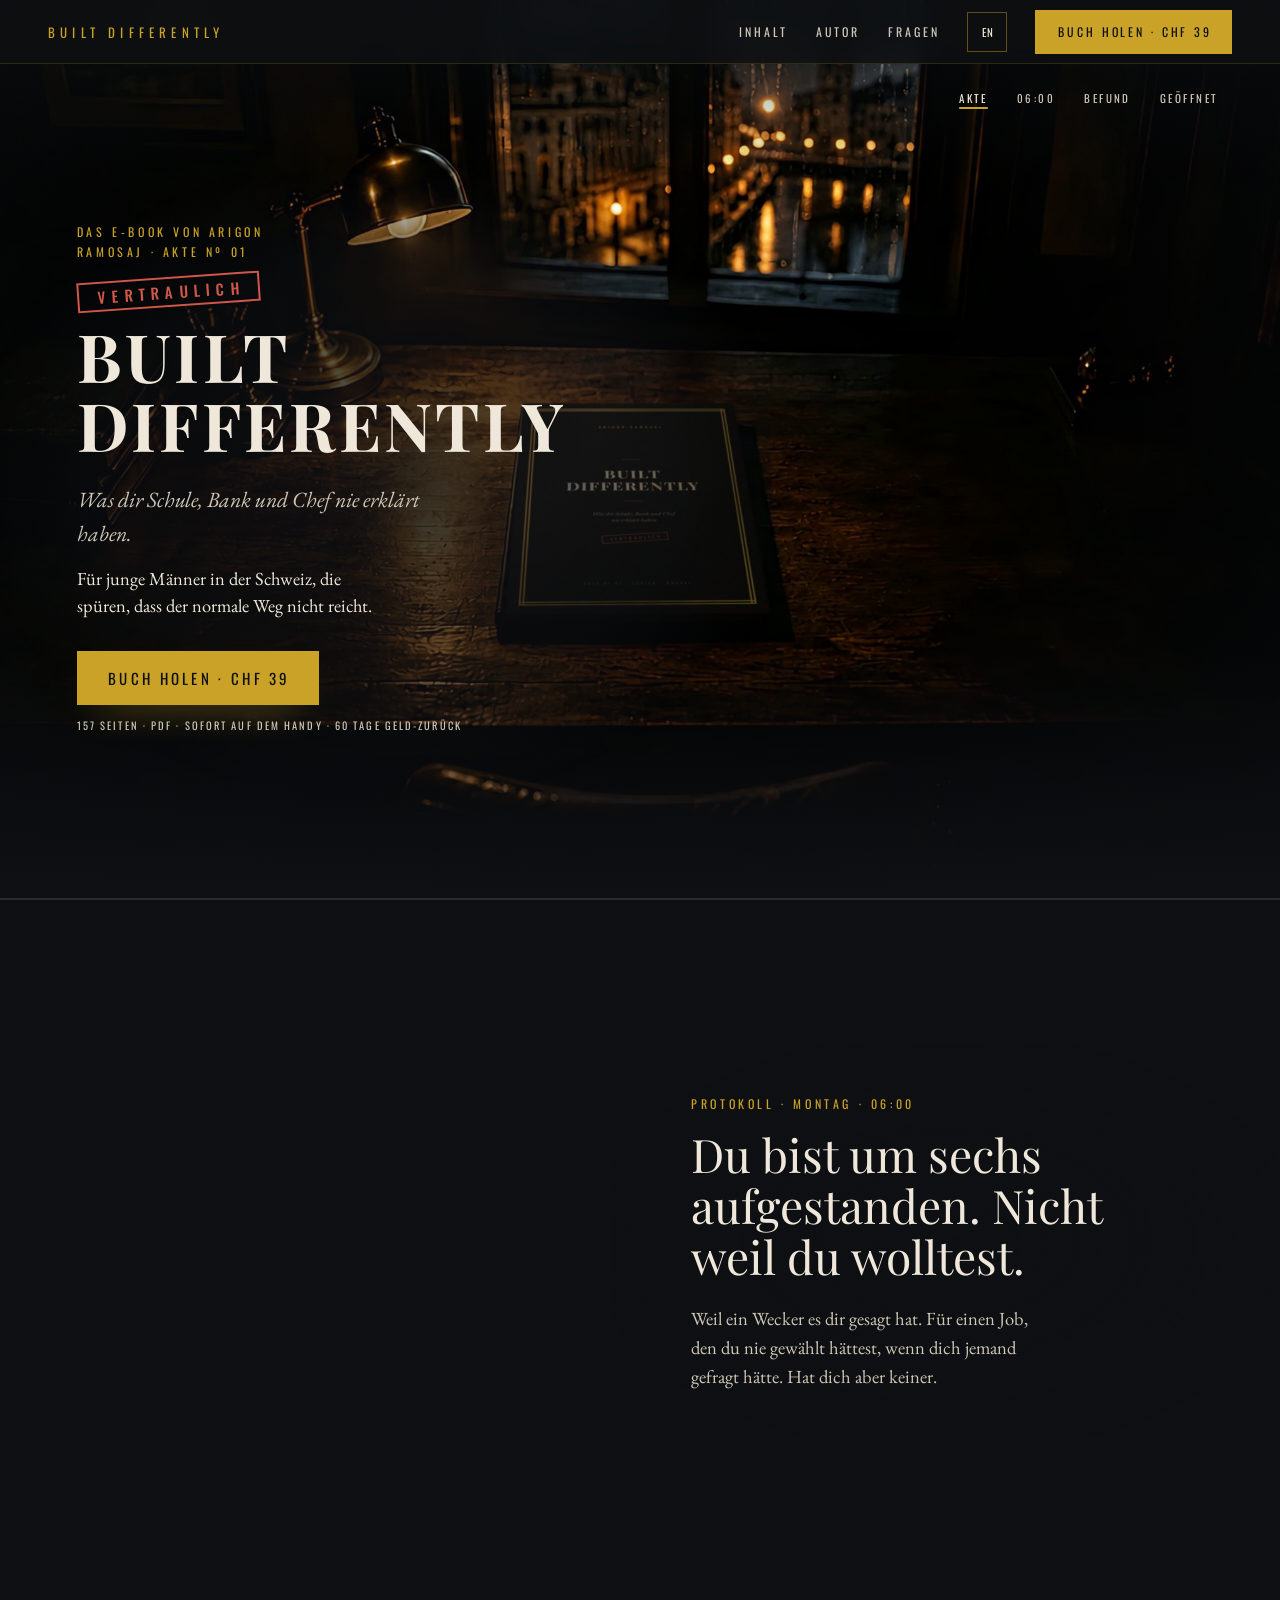
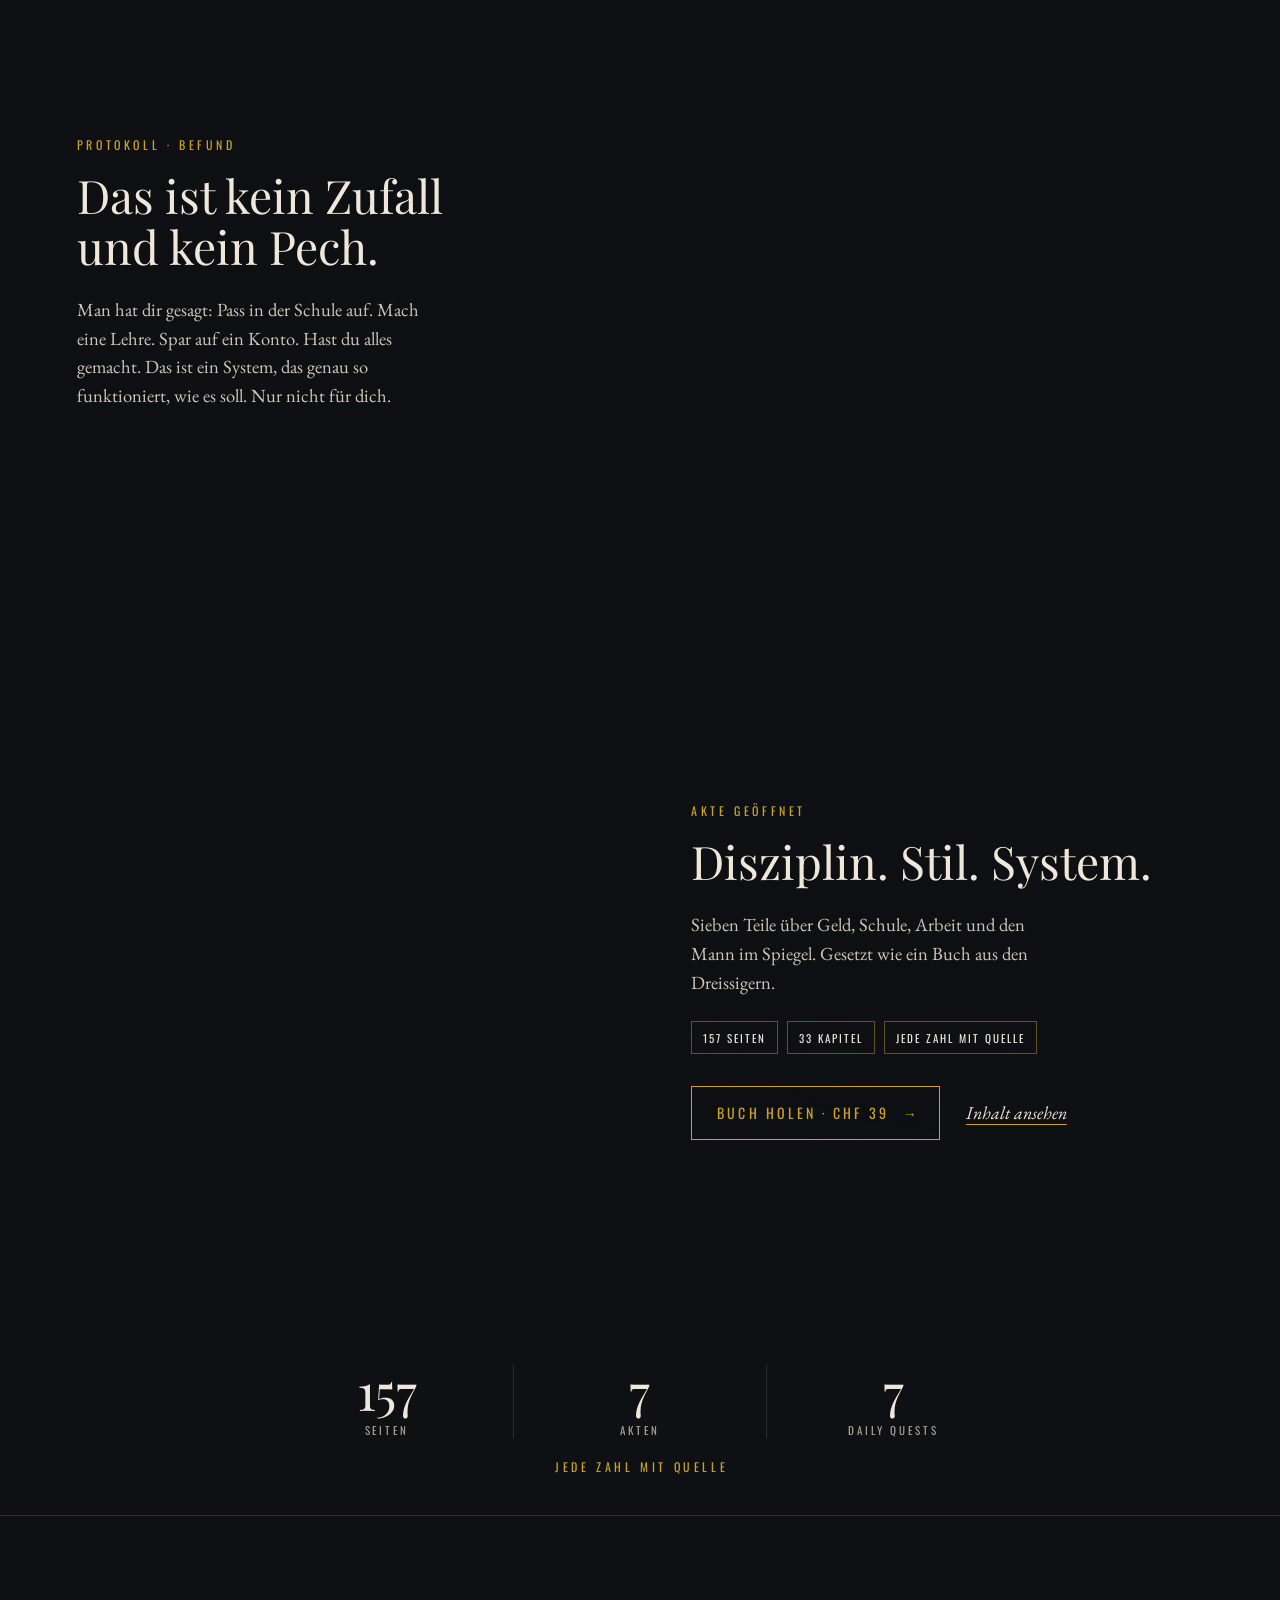
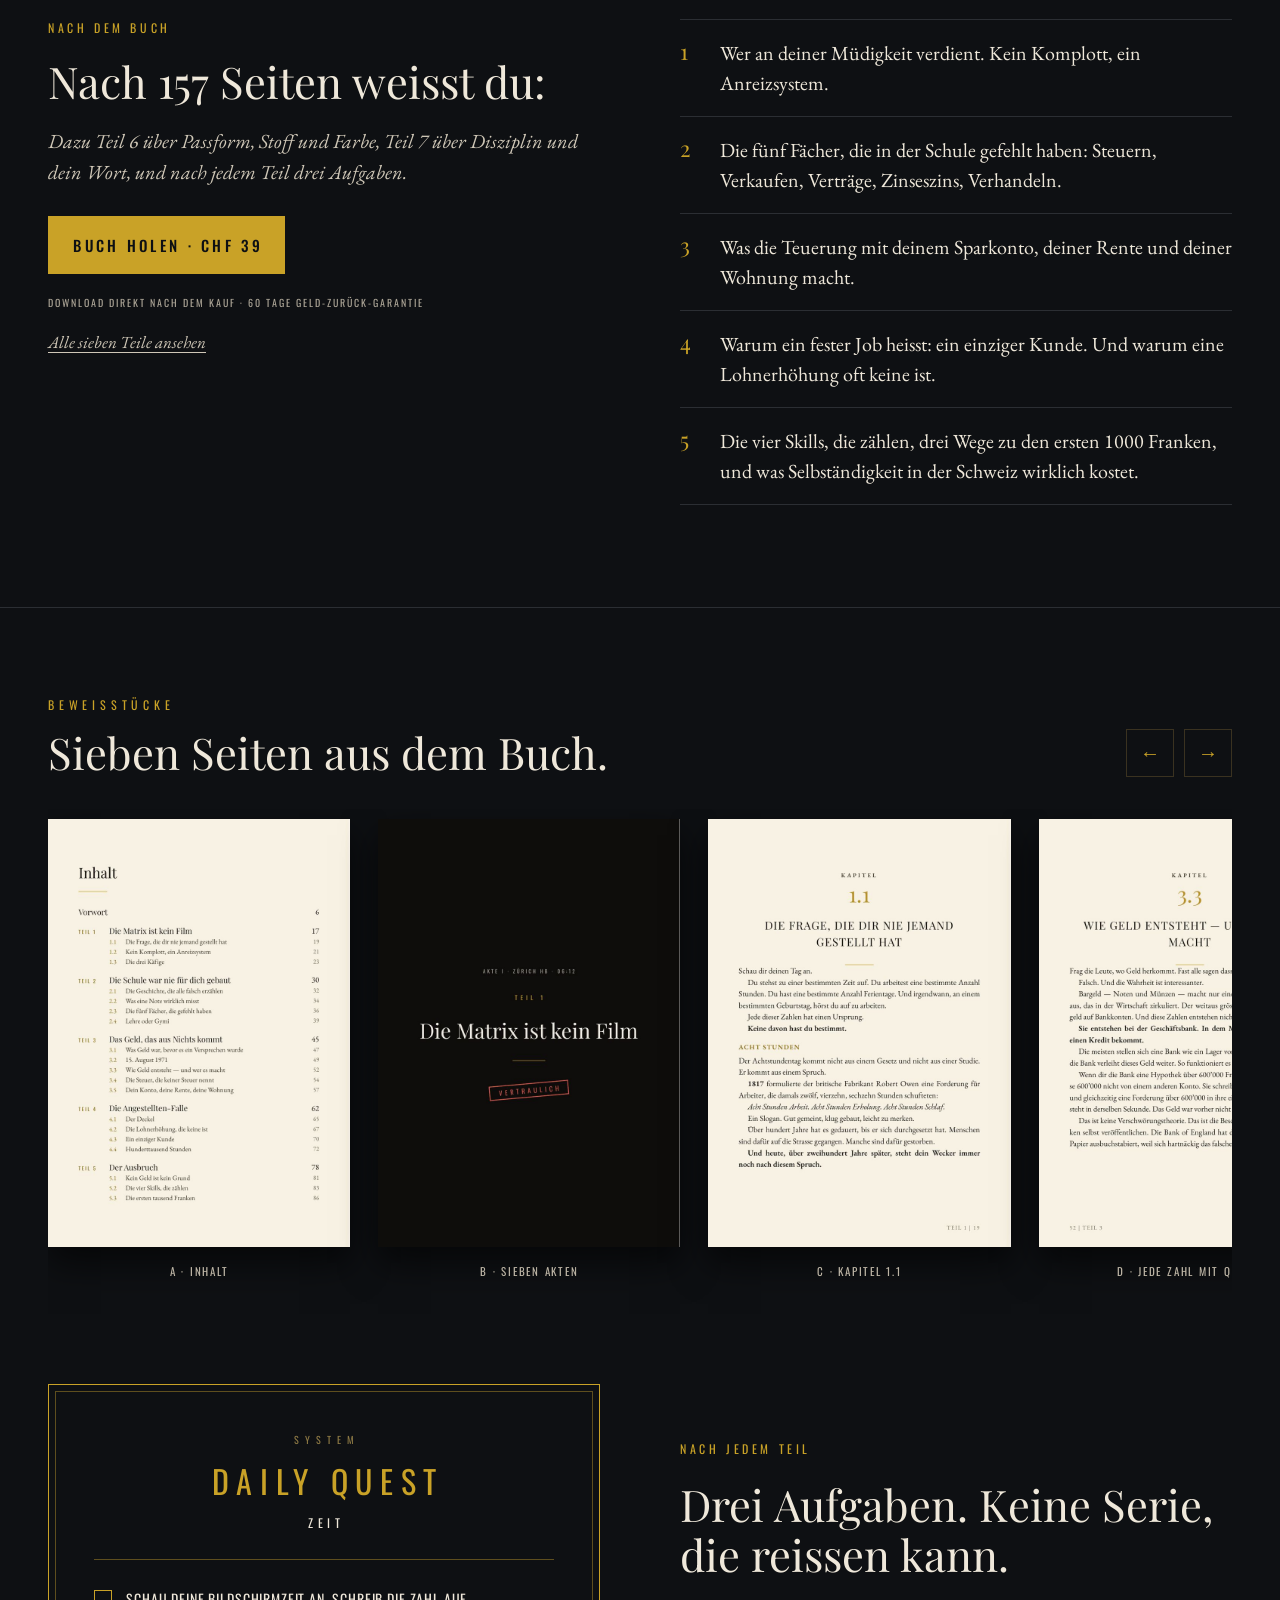
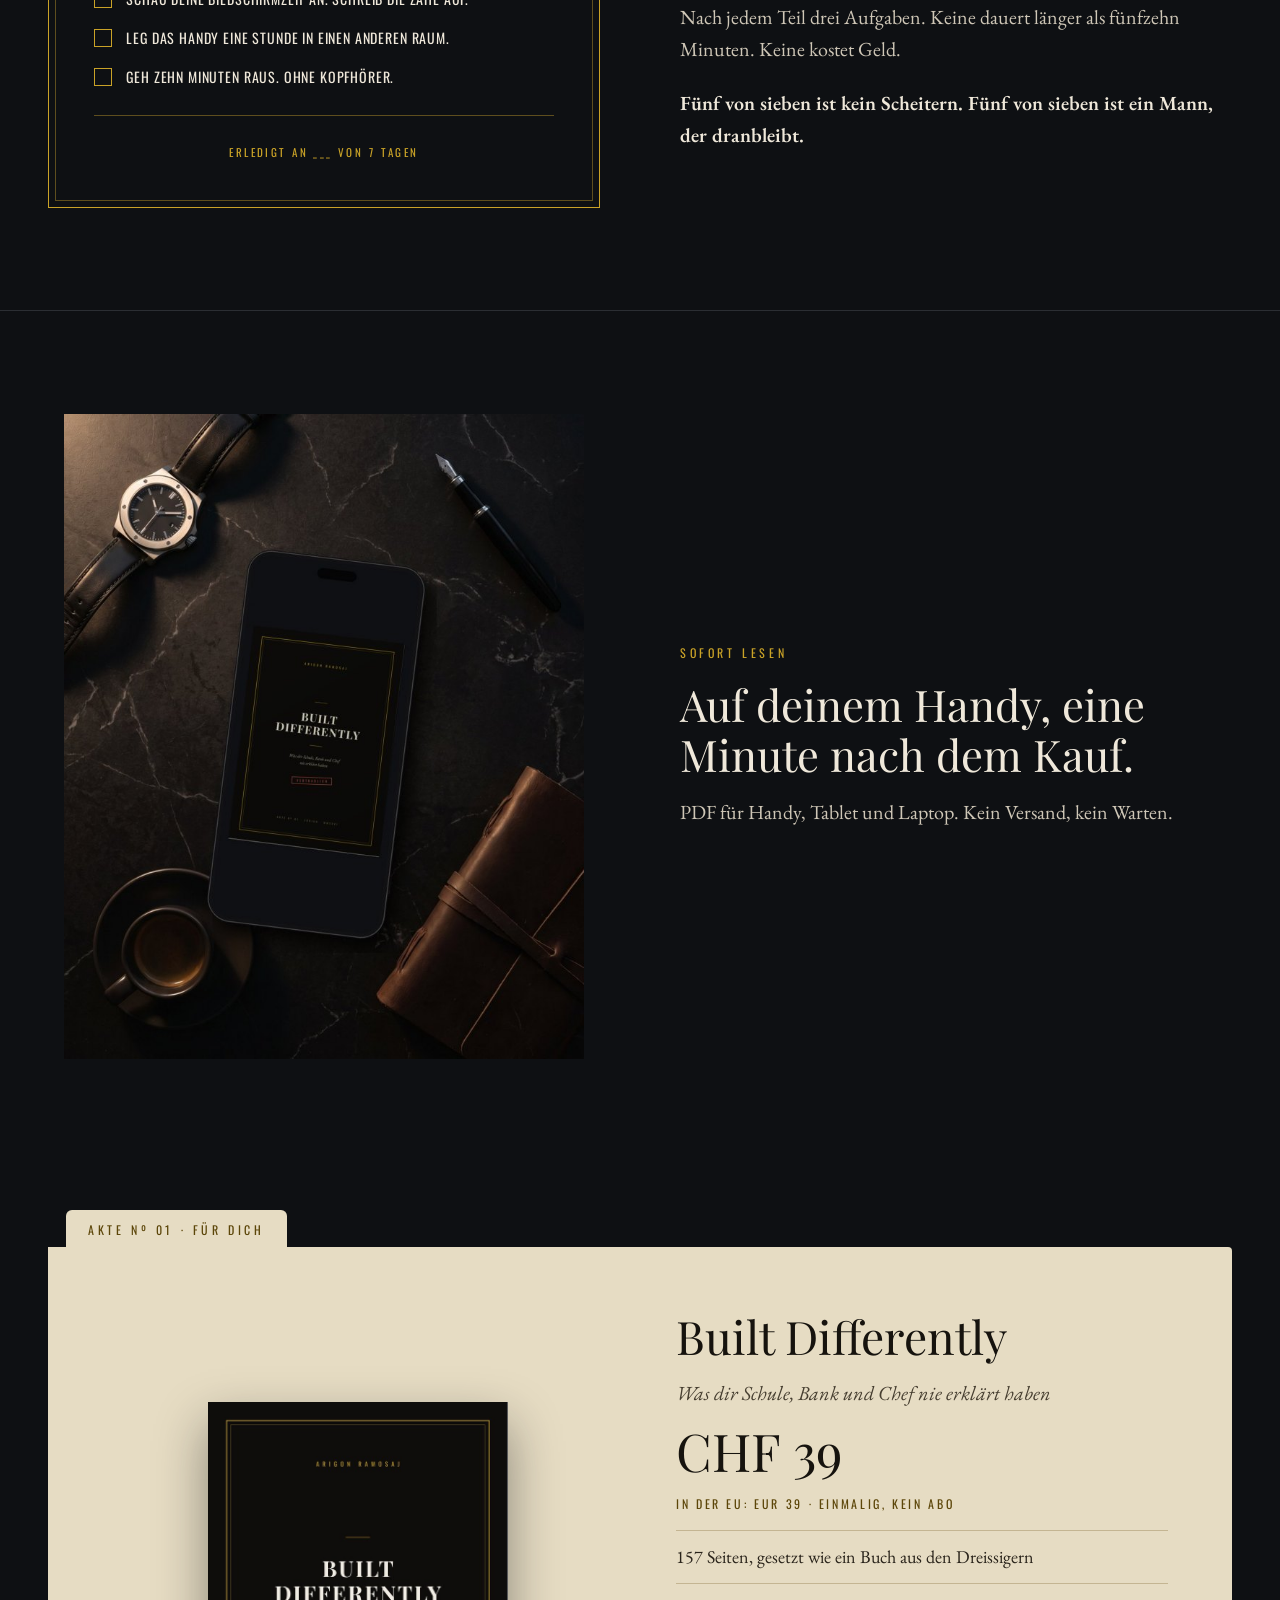
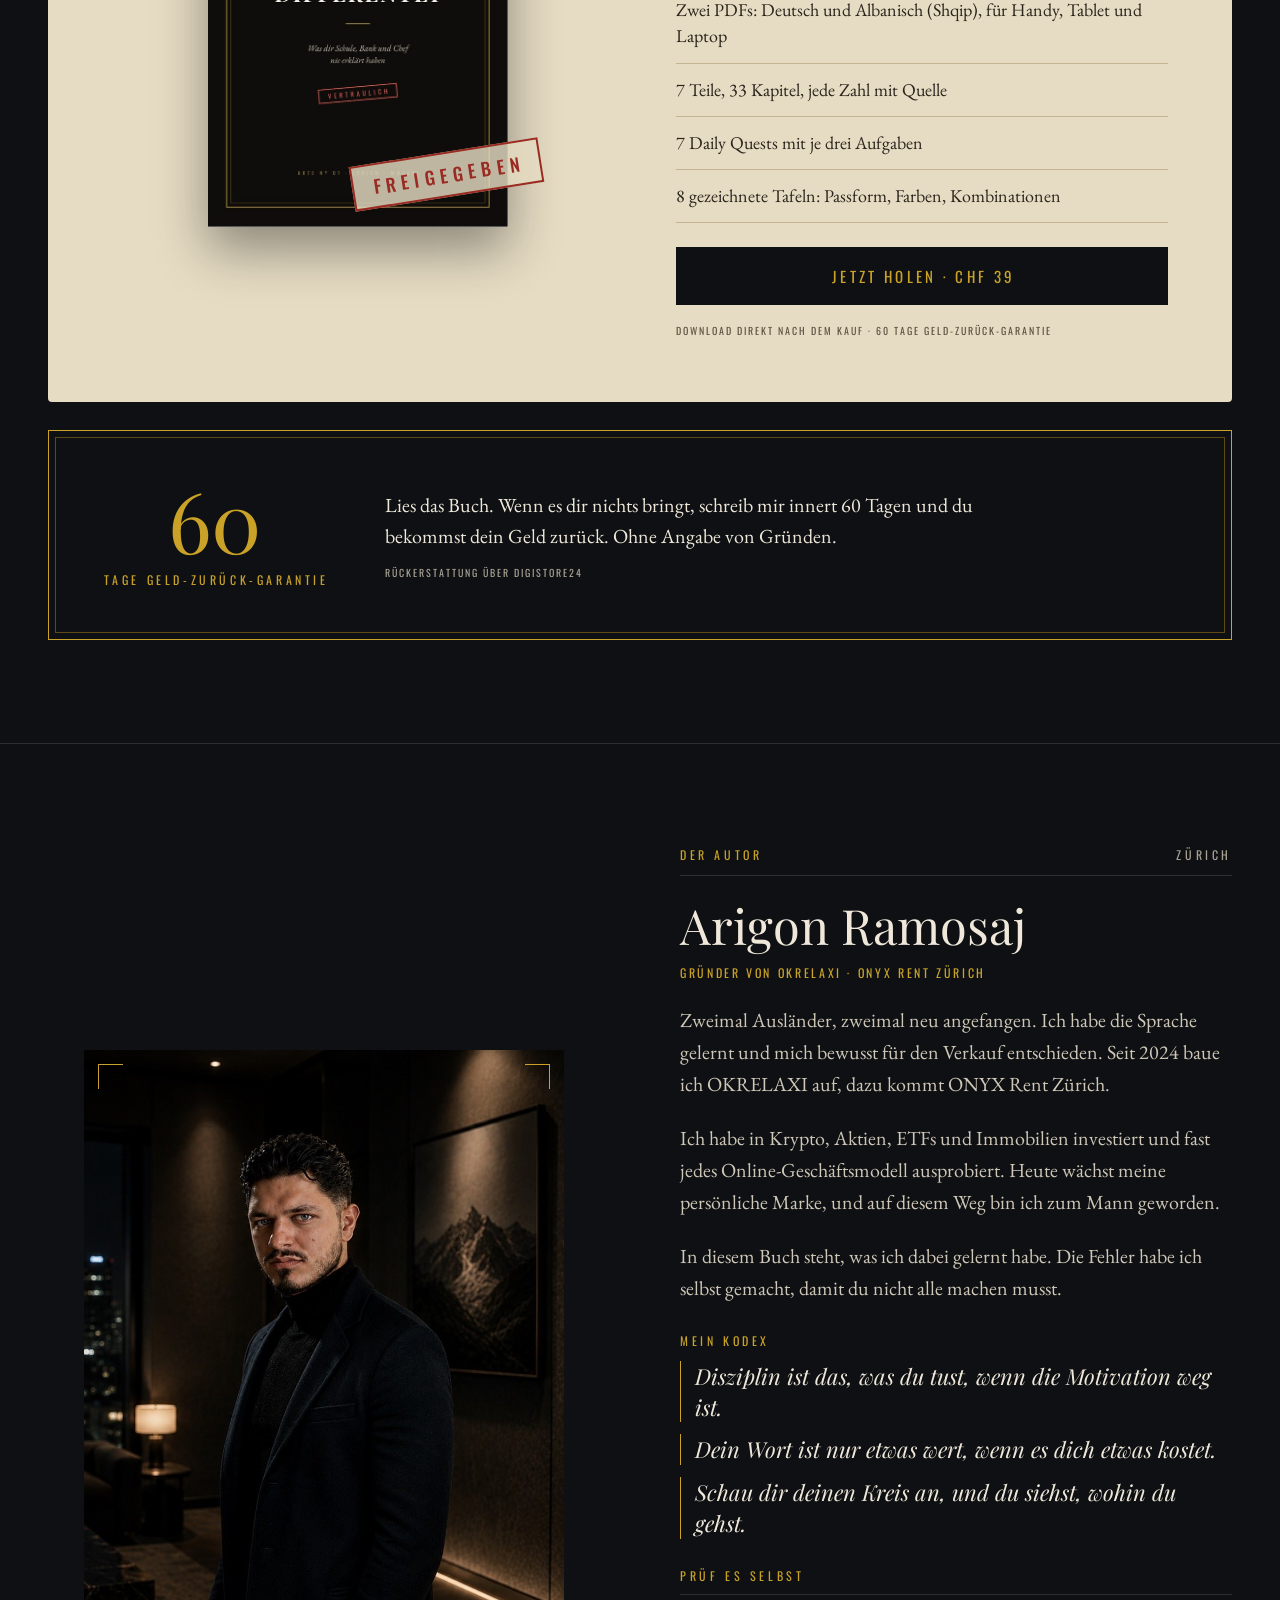
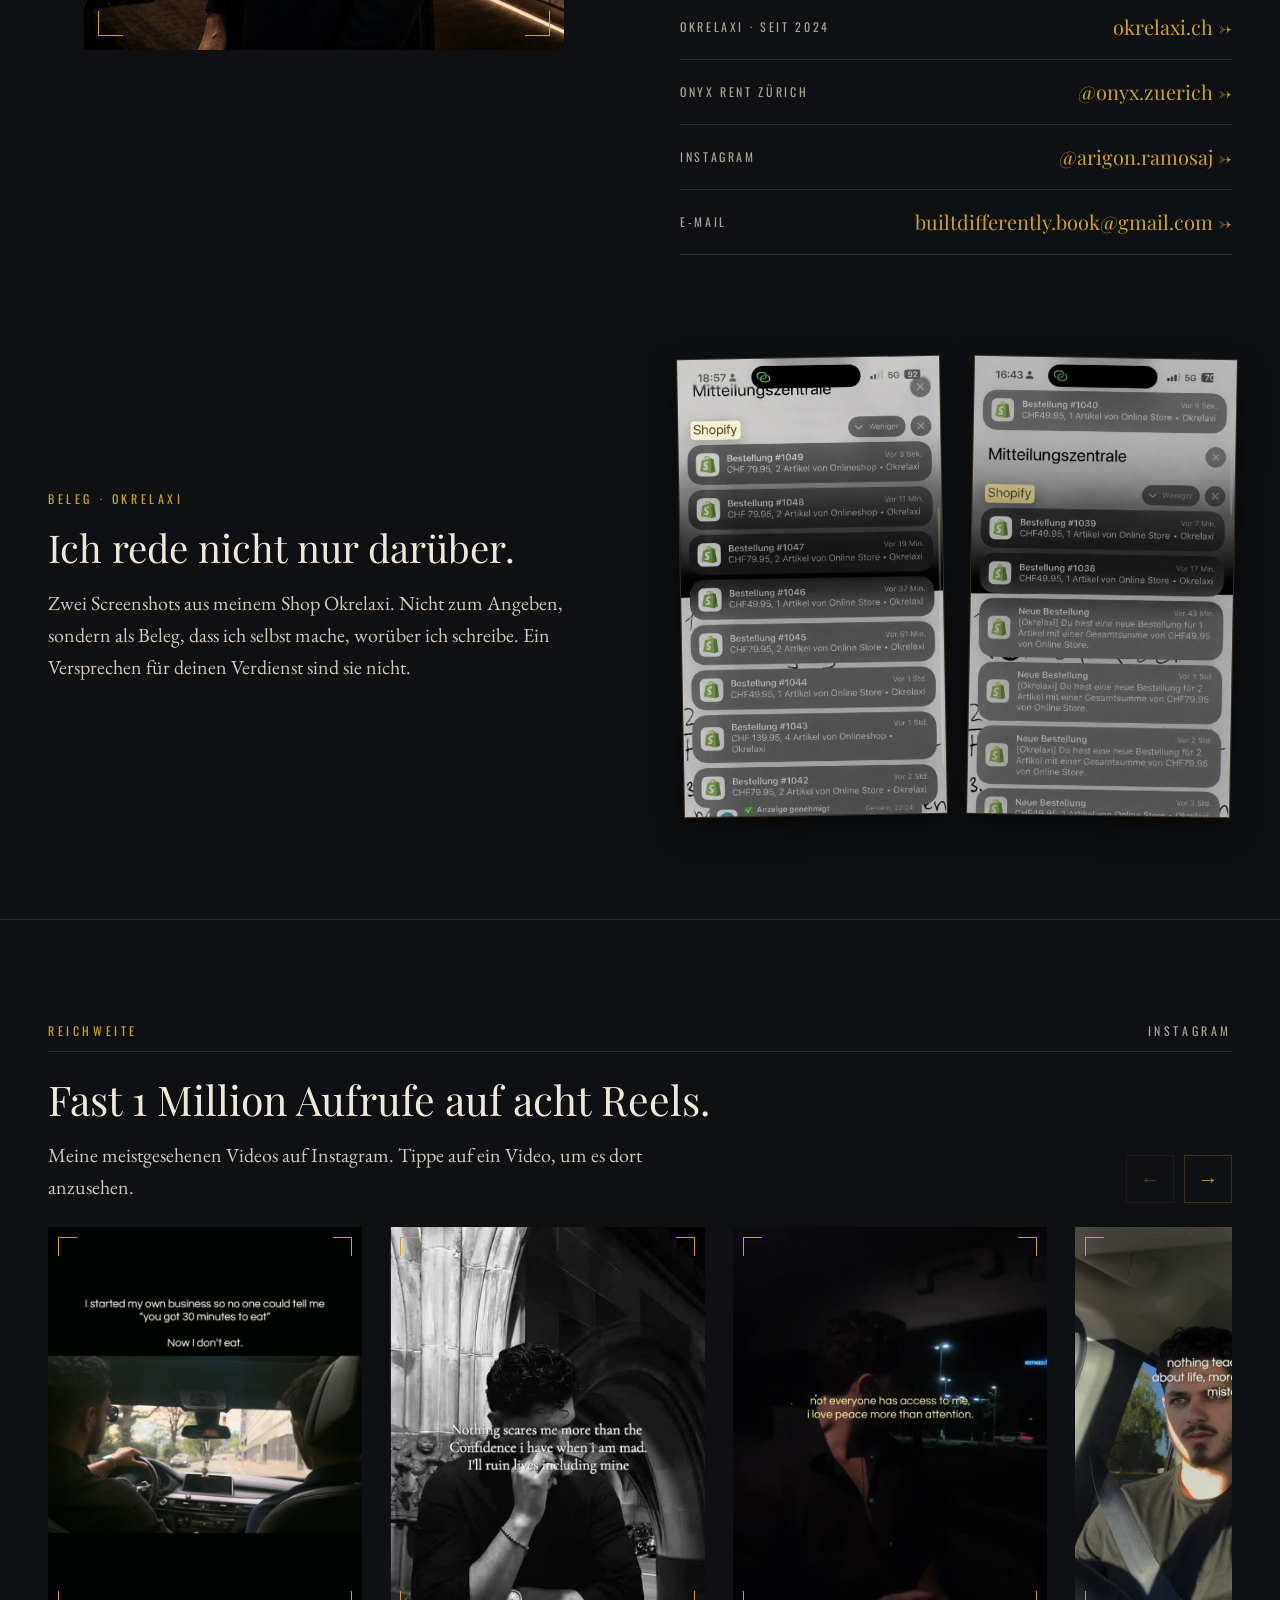
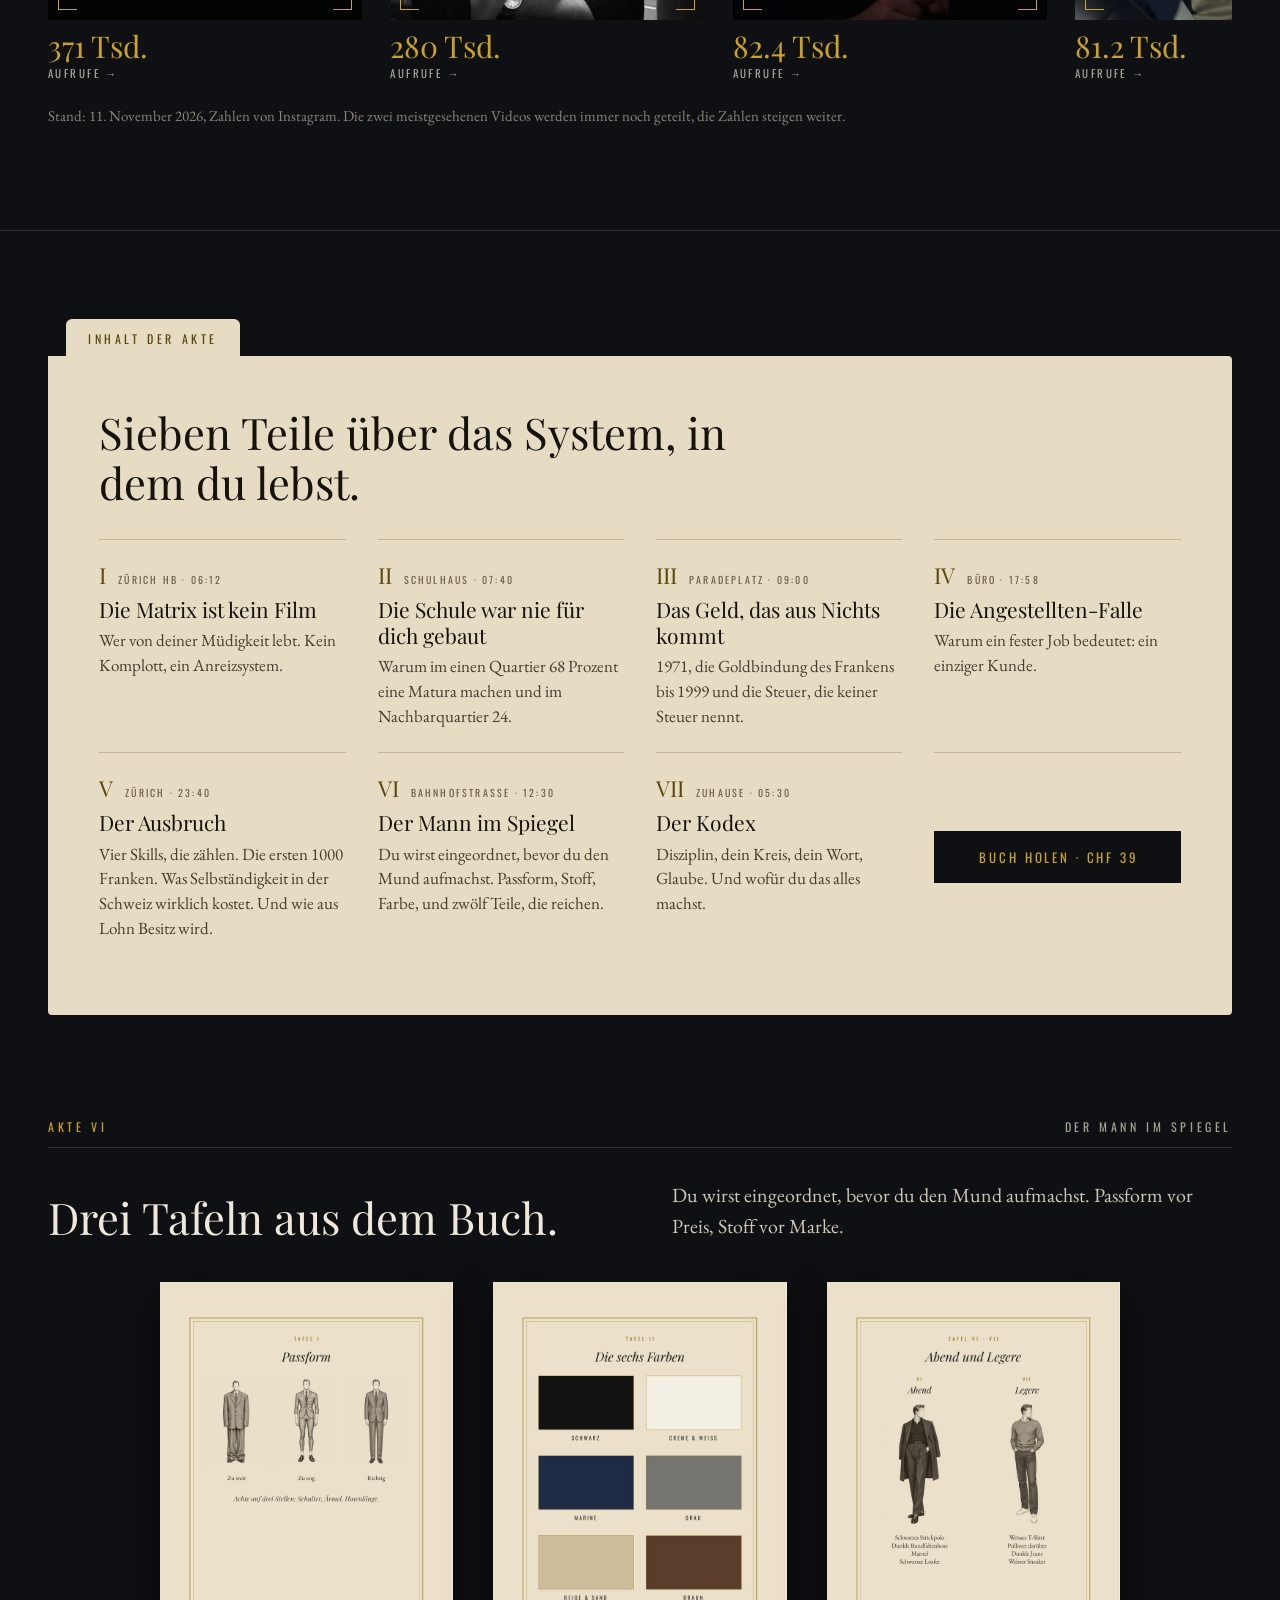
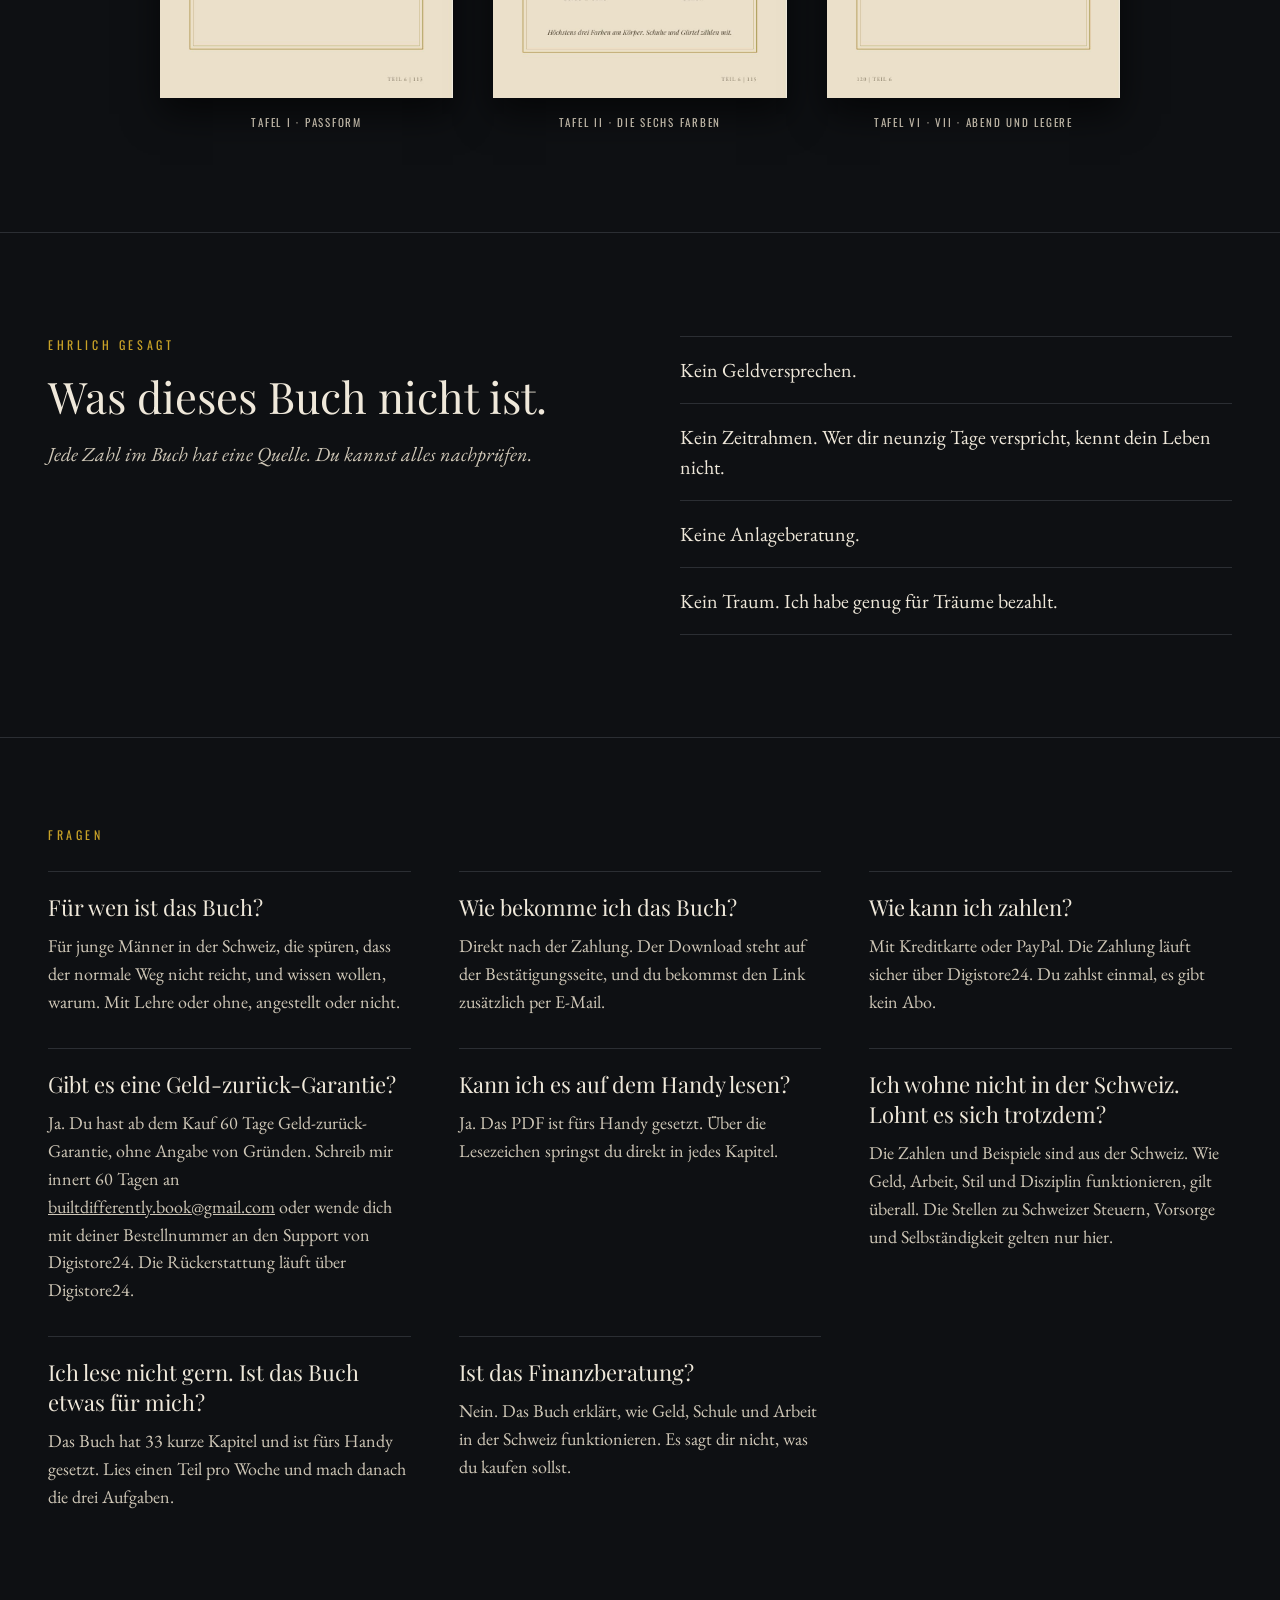
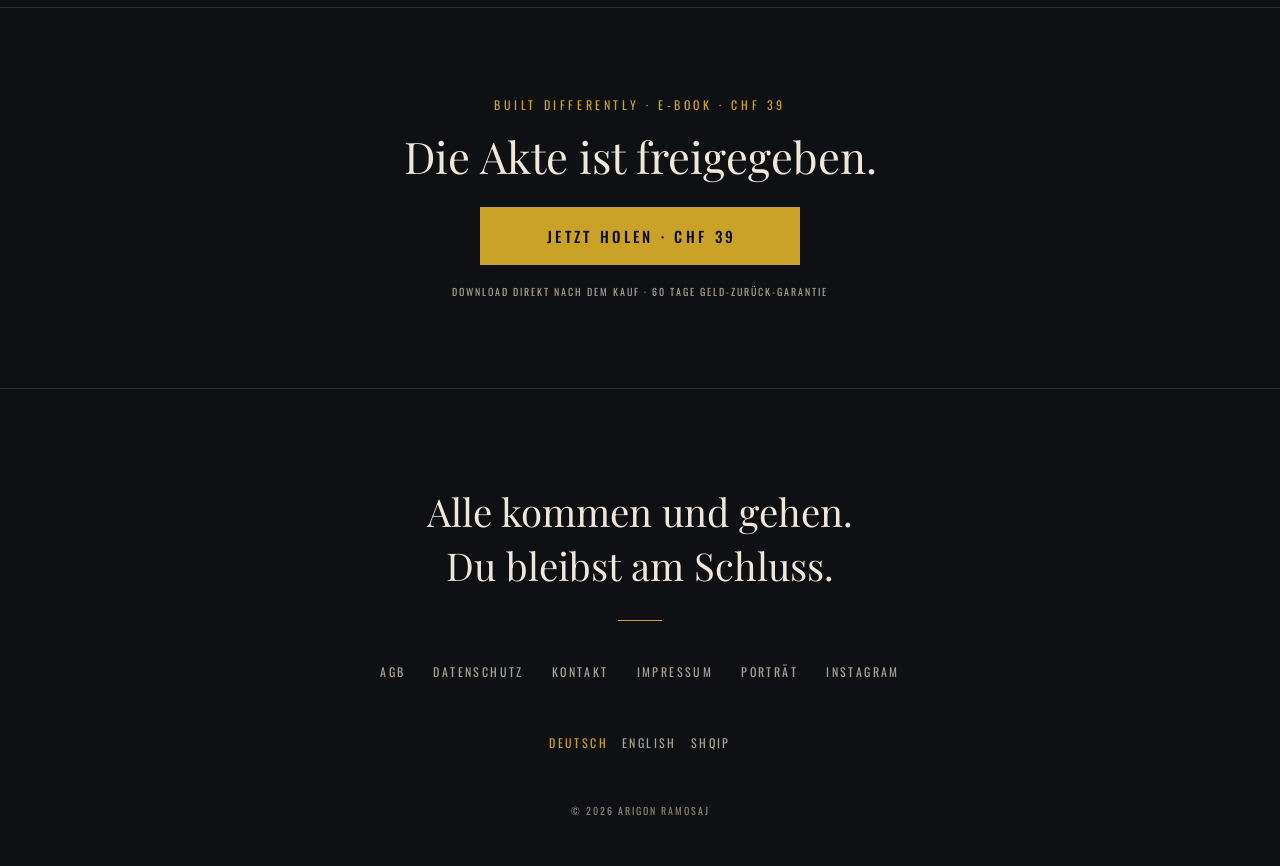
<file: index.html>
<!doctype html>
<html lang="de-CH">
<head>
<meta charset="utf-8">
<meta name="viewport" content="width=device-width, initial-scale=1, viewport-fit=cover">
<title>Built Differently | E-Book von Arigon Ramosaj</title>
<meta name="description" content="Das E-Book von Arigon Ramosaj für junge Männer in der Schweiz: was dir Schule, Bank und Chef nie erklärt haben. 157 Seiten, PDF, CHF 39.">
<meta name="author" content="Arigon Ramosaj">
<link rel="canonical" href="https://builtdifferently.ch/">
<link rel="alternate" hreflang="de" href="https://builtdifferently.ch/">
<link rel="alternate" hreflang="en" href="https://builtdifferently.ch/en/">
<link rel="alternate" hreflang="sq" href="https://builtdifferently.ch/sq/">
<link rel="alternate" hreflang="x-default" href="https://builtdifferently.ch/">
<meta name="theme-color" content="#0E1013">
<meta property="og:type" content="website">
<meta property="og:locale" content="de_CH">
<meta property="og:site_name" content="Built Differently">
<meta property="og:title" content="Built Differently">
<meta property="og:description" content="Das E-Book von Arigon Ramosaj für junge Männer in der Schweiz: was dir Schule, Bank und Chef nie erklärt haben. 157 Seiten, PDF, CHF 39.">
<meta property="og:url" content="https://builtdifferently.ch/">
<meta property="og:image" content="https://builtdifferently.ch/assets/og.jpg">
<meta property="og:image:width" content="1200">
<meta property="og:image:height" content="630">
<meta property="og:image:alt" content="Built Differently von Arigon Ramosaj: das Buch-Cover auf einem Schreibtisch bei Nacht">
<meta name="twitter:card" content="summary_large_image">
<meta name="twitter:title" content="Built Differently">
<meta name="twitter:description" content="Das E-Book von Arigon Ramosaj für junge Männer in der Schweiz: was dir Schule, Bank und Chef nie erklärt haben. 157 Seiten, PDF, CHF 39.">
<meta name="twitter:image" content="https://builtdifferently.ch/assets/og.jpg">
<link rel="icon" href="favicon.svg" type="image/svg+xml">
<link rel="icon" href="favicon-32.png" sizes="32x32" type="image/png">
<link rel="apple-touch-icon" href="apple-touch-icon.png">
<link rel="manifest" href="site.webmanifest">
<link rel="preload" href="assets/fonts/PlayfairDisplay.woff2" as="font" type="font/woff2" crossorigin>
<link rel="preload" href="assets/fonts/Oswald.woff2" as="font" type="font/woff2" crossorigin>
<script>/* feste Bildschirmhöhe in px: ändert sich nicht, wenn die Browserleiste (z. B. im Instagram-Browser) beim Scrollen ein- und ausfährt */(function(){var r=document.documentElement,w=0,h=0;function s(f){var nw=window.innerWidth,nh=window.innerHeight;if(f||nw!==w||Math.abs(nh-h)>h*0.3){w=nw;h=nh;r.style.setProperty("--bd-vh",(nh/100)+"px");}}s(true);window.addEventListener("resize",function(){s(false)});window.addEventListener("orientationchange",function(){setTimeout(function(){s(true)},400)});})();</script>
<link rel="stylesheet" href="assets/site.css?v=8">
<script type="application/ld+json">{"@context": "https://schema.org", "@type": "Book", "name": "Built Differently", "author": {"@type": "Person", "name": "Arigon Ramosaj"}, "inLanguage": "de-CH", "bookFormat": "https://schema.org/EBook", "numberOfPages": 157, "description": "Das E-Book von Arigon Ramosaj für junge Männer in der Schweiz: was dir Schule, Bank und Chef nie erklärt haben. 157 Seiten, PDF, CHF 39.", "image": "https://builtdifferently.ch/assets/bd/cover.jpg", "url": "https://builtdifferently.ch/"}</script>
<script src="assets/app.js?v=8" defer></script>
</head>
<body>
<div class="bd-site">
<a class="bd-skip" href="#inhalt">Zum Inhalt springen</a>
<header class="bd-header">
<a class="bd-brand" href="#akte">Built Differently</a>
<nav class="bd-nav" aria-label="Seitennavigation">
<a href="#inhalt">Inhalt</a>
<a href="#autor">Autor</a>
<a href="#fragen">Fragen</a>
<a class="bd-lang" href="/en/" hreflang="en" lang="en" aria-label="English version">EN</a>
<a class="bd-cta-header" href="#kaufen" data-kauf="">Buch holen · CHF 39</a>
</nav>
</header>
<main>
<section class="journey" aria-label="Die Akte">
<div class="journey__stage">
<div class="journey__media" aria-hidden="true">
<picture>
<source media="(orientation: portrait) and (max-width: 1024px)" srcset="assets/film/akte-mobil-0.jpg">
<img src="assets/film/akte-desktop-0.jpg" alt="" fetchpriority="high" decoding="async">
</picture>
<video muted playsinline preload="none" tabindex="-1" disableremoteplayback data-src-desktop="assets/film/akte-desktop.mp4" data-src-mobil="assets/film/akte-mobil.mp4"></video>
</div>
<div class="journey__shade" aria-hidden="true"></div>
<nav class="journey__route" aria-label="Kapitel des Films"><button type="button">Akte</button><button type="button">06:00</button><button type="button">Befund</button><button type="button">Geöffnet</button></nav>
<div class="journey__progress" aria-hidden="true"><span></span></div>
</div>
<div class="journey__story">
<article class="chapter" id="akte" data-align="left" style="min-height: 100vh; min-height: calc(var(--bd-vh, 1svh) * 100)" data-still-desktop="assets/film/akte-desktop-0.jpg" data-still-mobil="assets/film/akte-mobil-0.jpg"><div class="chapter__pin"><div class="chapter__copy"><p class="chapter__kicker">Das E-Book von Arigon Ramosaj · Akte Nº 01</p><span class="bd-stamp" aria-hidden="true">Vertraulich</span><h1 class="chapter__title">Built Differently</h1><p class="chapter__body">Was dir Schule, Bank und Chef nie erklärt haben.</p><p class="bd-akte-for">Für junge Männer in der Schweiz, die spüren, dass der normale Weg nicht reicht.</p><div class="chapter__actions"><div class="bd-akte-actions"><a class="bd-cta-akte" href="#kaufen" data-kauf="">Buch holen · CHF 39</a><p class="bd-akte-note">157 Seiten · PDF · Sofort auf dem Handy · 60 Tage Geld-zurück</p></div></div></div></div></article>
<article class="chapter" id="protokoll" data-align="right" style="min-height: 70vh; min-height: calc(var(--bd-vh, 1svh) * 70)" data-still-desktop="assets/film/akte-desktop-90.jpg" data-still-mobil="assets/film/akte-mobil-90.jpg"><div class="chapter__pin"><div class="chapter__copy"><p class="chapter__kicker">Protokoll · Montag · 06:00</p><h2 class="chapter__title">Du bist um sechs aufgestanden. Nicht weil du wolltest.</h2><p class="chapter__body">Weil ein Wecker es dir gesagt hat. Für einen Job, den du nie gewählt hättest, wenn dich jemand gefragt hätte. Hat dich aber keiner.</p></div></div></article>
<article class="chapter" id="befund" data-align="left" style="min-height: 70vh; min-height: calc(var(--bd-vh, 1svh) * 70)" data-still-desktop="assets/film/akte-desktop-180.jpg" data-still-mobil="assets/film/akte-mobil-180.jpg"><div class="chapter__pin"><div class="chapter__copy"><p class="chapter__kicker">Protokoll · Befund</p><h2 class="chapter__title">Das ist kein Zufall und kein Pech.</h2><p class="chapter__body">Man hat dir gesagt: Pass in der Schule auf. Mach eine Lehre. Spar auf ein Konto. Hast du alles gemacht. Das ist ein System, das genau so funktioniert, wie es soll. Nur nicht für dich.</p></div></div></article>
<article class="chapter" id="geoeffnet" data-align="right" style="min-height: 85vh; min-height: calc(var(--bd-vh, 1svh) * 85)" data-still-desktop="assets/film/akte-desktop-270.jpg" data-still-mobil="assets/film/akte-mobil-270.jpg"><div class="chapter__pin"><div class="chapter__copy"><p class="chapter__kicker">Akte geöffnet</p><h2 class="chapter__title">Disziplin. Stil. System.</h2><p class="chapter__body">Sieben Teile über Geld, Schule, Arbeit und den Mann im Spiegel. Gesetzt wie ein Buch aus den Dreissigern.</p><ul class="chapter__tags"><li>157 Seiten</li><li>33 Kapitel</li><li>Jede Zahl mit Quelle</li></ul><div class="chapter__actions"><div class="bd-open-actions"><a class="bd-cta-open" href="#kaufen" data-kauf="">Buch holen · CHF 39</a><a class="bd-link-inhalt" href="#nutzen">Inhalt ansehen</a></div></div></div></div></article>
</div>
</section>
<div class="bd-variant bd-variant--mobile">
<section style="padding: 26px 20px 30px; background: #0E1013; border-top: 1px solid #3A3220; border-bottom: 1px solid #3A3220; display: flex; flex-direction: column; align-items: center; gap: 16px">
<div style="width: 100%; display: grid; grid-template-columns: repeat(3, minmax(0, 1fr)); gap: 8px; text-align: center">
<div style="display: flex; flex-direction: column; gap: 4px"><div style="font-family: 'Playfair Display', serif; font-size: 32px; line-height: 1; color: #EFE8DA">157</div><div style="font-family: Oswald, sans-serif; font-size: 10px; letter-spacing: 0.24em; padding-left: 0.24em; color: #A9A294">SEITEN</div></div>
<div style="display: flex; flex-direction: column; gap: 4px; border-left: 1px solid #2B2E33; border-right: 1px solid #2B2E33"><div style="font-family: 'Playfair Display', serif; font-size: 32px; line-height: 1; color: #EFE8DA">7</div><div style="font-family: Oswald, sans-serif; font-size: 10px; letter-spacing: 0.24em; padding-left: 0.24em; color: #A9A294">AKTEN</div></div>
<div style="display: flex; flex-direction: column; gap: 4px"><div style="font-family: 'Playfair Display', serif; font-size: 32px; line-height: 1; color: #EFE8DA">7</div><div style="font-family: Oswald, sans-serif; font-size: 10px; letter-spacing: 0.24em; padding-left: 0.24em; color: #A9A294">DAILY QUESTS</div></div>
</div>
<div style="font-family: Oswald, sans-serif; font-size: 11px; letter-spacing: 0.3em; padding-left: 0.3em; color: #C9A227">JEDE ZAHL MIT QUELLE</div>
</section>

<section id="nutzen" style="padding: 56px 28px 64px; background: #0E1013; display: flex; flex-direction: column; gap: 22px">
<div style="font-family: Oswald, sans-serif; font-size: 11px; letter-spacing: 0.3em; color: #C9A227">NACH DEM BUCH</div>
<h2 style="margin: 0; font-family: 'Playfair Display', serif; font-weight: 400; font-size: 30px; line-height: 1.2; color: #EFE8DA">Nach 157 Seiten weisst du:</h2>
<div style="display: flex; flex-direction: column">
<div style="display: grid; grid-template-columns: 32px minmax(0, 1fr); align-items: baseline; padding: 16px 0; border-top: 1px solid #2B2E33"><span style="font-family: 'Playfair Display', serif; font-size: 20px; line-height: 1; color: #C9A227">1</span><span style="font-size: 18px; line-height: 1.5; color: #EFE8DA">Wer an deiner Müdigkeit verdient. Kein Komplott, ein Anreizsystem.</span></div>
<div style="display: grid; grid-template-columns: 32px minmax(0, 1fr); align-items: baseline; padding: 16px 0; border-top: 1px solid #2B2E33"><span style="font-family: 'Playfair Display', serif; font-size: 20px; line-height: 1; color: #C9A227">2</span><span style="font-size: 18px; line-height: 1.5; color: #EFE8DA">Die fünf Fächer, die in der Schule gefehlt haben: Steuern, Verkaufen, Verträge, Zinseszins, Verhandeln.</span></div>
<div style="display: grid; grid-template-columns: 32px minmax(0, 1fr); align-items: baseline; padding: 16px 0; border-top: 1px solid #2B2E33"><span style="font-family: 'Playfair Display', serif; font-size: 20px; line-height: 1; color: #C9A227">3</span><span style="font-size: 18px; line-height: 1.5; color: #EFE8DA">Was die Teuerung mit deinem Sparkonto, deiner Rente und deiner Wohnung macht.</span></div>
<div style="display: grid; grid-template-columns: 32px minmax(0, 1fr); align-items: baseline; padding: 16px 0; border-top: 1px solid #2B2E33"><span style="font-family: 'Playfair Display', serif; font-size: 20px; line-height: 1; color: #C9A227">4</span><span style="font-size: 18px; line-height: 1.5; color: #EFE8DA">Warum ein fester Job heisst: ein einziger Kunde. Und warum eine Lohnerhöhung oft keine ist.</span></div>
<div style="display: grid; grid-template-columns: 32px minmax(0, 1fr); align-items: baseline; padding: 16px 0; border-top: 1px solid #2B2E33; border-bottom: 1px solid #2B2E33"><span style="font-family: 'Playfair Display', serif; font-size: 20px; line-height: 1; color: #C9A227">5</span><span style="font-size: 18px; line-height: 1.5; color: #EFE8DA">Die vier Skills, die zählen, drei Wege zu den ersten 1000 Franken, und was Selbständigkeit in der Schweiz wirklich kostet.</span></div>
</div>
<p style="margin: 0; font-style: italic; font-size: 18px; line-height: 1.55; color: #CFC7B7">Dazu Teil 6 über Passform, Stoff und Farbe, Teil 7 über Disziplin und dein Wort, und nach jedem Teil drei Aufgaben.</p>
<a href="#kaufen" data-kauf="" style="display: flex; align-items: center; justify-content: center; min-height: 56px; box-sizing: border-box; background: #C9A227; color: #0E1013; text-decoration: none; font-family: Oswald, sans-serif; font-weight: 500; font-size: 15px; letter-spacing: 0.22em; padding: 0 22px 0 calc(22px + 0.22em); width: 100%; margin-top: 6px">BUCH HOLEN · CHF 39</a>
<div style="font-family: Oswald, sans-serif; font-size: 10px; letter-spacing: 0.2em; line-height: 1.7; color: #A9A294; text-align: center">DOWNLOAD DIREKT NACH DEM KAUF · 60 TAGE GELD-ZURÜCK-GARANTIE</div>
<a href="#inhalt" style="align-self: center; font-style: italic; font-size: 17px; color: #CFC7B7; text-decoration: underline; text-underline-offset: 4px">Alle sieben Teile ansehen</a>
</section>

<section id="seiten" style="border-top: 1px solid #2B2E33; padding: 56px 0 60px; background: #0E1013; display: flex; flex-direction: column; gap: 20px">
<div style="padding: 0 24px; display: flex; flex-direction: column; gap: 12px; text-align: center; align-items: center">
<div style="font-family: Oswald, sans-serif; font-size: 11px; letter-spacing: 0.4em; padding-left: 0.4em; color: #C9A227">BEWEISSTÜCKE</div>
<h2 style="margin: 0; font-family: 'Playfair Display', serif; font-weight: 400; font-size: 28px; line-height: 1.2; color: #EFE8DA">Sieben Seiten aus dem Buch.</h2>
</div>
<div class="bd-reels bd-reels--m" style="padding: 10px 28px 30px">
<div class="bd-reel bd-seite" style="gap: 12px"><img loading="lazy" decoding="async" width="800" height="1134" src="assets/bd/buch/de/seite-1.jpg" alt="Buchseite: Inhaltsverzeichnis" style="width: 100%; height: auto; aspect-ratio: 800 / 1134; display: block; background: #181B20; box-shadow: 0 10px 24px rgba(0,0,0,0.55)"><div style="font-family: Oswald, sans-serif; font-size: 10px; letter-spacing: 0.16em; line-height: 1.5; text-align: center; color: #BDB5A5">A · INHALT</div></div>
<div class="bd-reel bd-seite" style="gap: 12px"><img loading="lazy" decoding="async" width="800" height="1134" src="assets/bd/buch/de/seite-2.jpg" alt="Buchseite: Deckblatt von Teil 1, Die Matrix ist kein Film" style="width: 100%; height: auto; aspect-ratio: 800 / 1134; display: block; background: #181B20; box-shadow: 0 10px 24px rgba(0,0,0,0.55)"><div style="font-family: Oswald, sans-serif; font-size: 10px; letter-spacing: 0.16em; line-height: 1.5; text-align: center; color: #BDB5A5">B · SIEBEN AKTEN</div></div>
<div class="bd-reel bd-seite" style="gap: 12px"><img loading="lazy" decoding="async" width="800" height="1134" src="assets/bd/buch/de/seite-3.jpg" alt="Buchseite: Kapitel 1.1, Die Frage, die dir nie jemand gestellt hat" style="width: 100%; height: auto; aspect-ratio: 800 / 1134; display: block; background: #181B20; box-shadow: 0 10px 24px rgba(0,0,0,0.55)"><div style="font-family: Oswald, sans-serif; font-size: 10px; letter-spacing: 0.16em; line-height: 1.5; text-align: center; color: #BDB5A5">C · KAPITEL 1.1</div></div>
<div class="bd-reel bd-seite" style="gap: 12px"><img loading="lazy" decoding="async" width="800" height="1134" src="assets/bd/buch/de/seite-4.jpg" alt="Buchseite: Kapitel 3.3, Wie Geld entsteht" style="width: 100%; height: auto; aspect-ratio: 800 / 1134; display: block; background: #181B20; box-shadow: 0 10px 24px rgba(0,0,0,0.55)"><div style="font-family: Oswald, sans-serif; font-size: 10px; letter-spacing: 0.16em; line-height: 1.5; text-align: center; color: #BDB5A5">D · JEDE ZAHL MIT QUELLE</div></div>
<div class="bd-reel bd-seite" style="gap: 12px"><img loading="lazy" decoding="async" width="800" height="1134" src="assets/bd/buch/de/seite-5.jpg" alt="Buchseite: Daily Quest mit drei Aufgaben" style="width: 100%; height: auto; aspect-ratio: 800 / 1134; display: block; background: #181B20; box-shadow: 0 10px 24px rgba(0,0,0,0.55)"><div style="font-family: Oswald, sans-serif; font-size: 10px; letter-spacing: 0.16em; line-height: 1.5; text-align: center; color: #BDB5A5">E · DAILY QUEST NACH JEDEM TEIL</div></div>
<div class="bd-reel bd-seite" style="gap: 12px"><img loading="lazy" decoding="async" width="800" height="1134" src="assets/bd/buch/de/seite-6.jpg" alt="Buchseite: Tafel mit zwei gezeichneten Outfits, Tag und Geschäft" style="width: 100%; height: auto; aspect-ratio: 800 / 1134; display: block; background: #181B20; box-shadow: 0 10px 24px rgba(0,0,0,0.55)"><div style="font-family: Oswald, sans-serif; font-size: 10px; letter-spacing: 0.16em; line-height: 1.5; text-align: center; color: #BDB5A5">F · ACHT TAFELN IM KATALOGSTIL</div></div>
<div class="bd-reel bd-seite" style="gap: 12px"><img loading="lazy" decoding="async" width="800" height="1134" src="assets/bd/buch/de/seite-7.jpg" alt="Buchseite: Quellen zu Teil 1 im Anhang" style="width: 100%; height: auto; aspect-ratio: 800 / 1134; display: block; background: #181B20; box-shadow: 0 10px 24px rgba(0,0,0,0.55)"><div style="font-family: Oswald, sans-serif; font-size: 10px; letter-spacing: 0.16em; line-height: 1.5; text-align: center; color: #BDB5A5">G · QUELLEN IM ANHANG</div></div>
</div>
<div style="padding: 0 28px; font-family: Oswald, sans-serif; font-size: 10px; letter-spacing: 0.3em; color: #A9A294">WISCHEN →</div>
</section>

<section style="padding: 20px 24px 72px; background: #0E1013; display: flex; flex-direction: column; gap: 24px">
<div style="border: 1px solid #C9A227; padding: 6px">
<div style="border: 1px solid #5E4E1E; padding: 36px 22px; display: flex; flex-direction: column; align-items: center; gap: 10px">
<div style="font-family: Oswald, sans-serif; font-size: 10px; letter-spacing: 0.6em; padding-left: 0.6em; color: #8E7A45">SYSTEM</div>
<div style="font-family: Oswald, sans-serif; font-size: 30px; letter-spacing: 0.24em; padding-left: 0.24em; color: #C9A227">DAILY QUEST</div>
<div style="font-family: Oswald, sans-serif; font-size: 12px; letter-spacing: 0.4em; padding-left: 0.4em; color: #EFE8DA">ZEIT</div>
<div style="width: 100%; height: 1px; background: #5E4E1E; margin: 18px 0"></div>
<div style="width: 100%; display: flex; flex-direction: column; gap: 18px">
<div style="display: flex; gap: 14px; align-items: flex-start"><div style="flex-shrink: 0; width: 16px; height: 16px; border: 1px solid #C9A227; margin-top: 2px"></div><div style="font-family: Oswald, sans-serif; font-size: 13px; letter-spacing: 0.06em; line-height: 1.5; color: #EFE8DA">SCHAU DEINE BILDSCHIRMZEIT AN. SCHREIB DIE ZAHL AUF.</div></div>
<div style="display: flex; gap: 14px; align-items: flex-start"><div style="flex-shrink: 0; width: 16px; height: 16px; border: 1px solid #C9A227; margin-top: 2px"></div><div style="font-family: Oswald, sans-serif; font-size: 13px; letter-spacing: 0.06em; line-height: 1.5; color: #EFE8DA">LEG DAS HANDY EINE STUNDE IN EINEN ANDEREN RAUM.</div></div>
<div style="display: flex; gap: 14px; align-items: flex-start"><div style="flex-shrink: 0; width: 16px; height: 16px; border: 1px solid #C9A227; margin-top: 2px"></div><div style="font-family: Oswald, sans-serif; font-size: 13px; letter-spacing: 0.06em; line-height: 1.5; color: #EFE8DA">GEH ZEHN MINUTEN RAUS. OHNE KOPFHÖRER.</div></div>
</div>
<div style="width: 100%; height: 1px; background: #5E4E1E; margin: 18px 0"></div>
<div style="font-family: Oswald, sans-serif; font-size: 11px; letter-spacing: 0.22em; color: #C9A227">ERLEDIGT AN ___ VON 7 TAGEN</div>
</div>
</div>
<p style="margin: 0; font-size: 18px; line-height: 1.55; text-align: center; color: #CFC7B7">Nach jedem Teil drei Aufgaben. Keine dauert länger als fünfzehn Minuten. Keine kostet Geld.</p>
</section>

<section style="padding: 0; background: #0E1013; display: flex; flex-direction: column">
<div style="position: relative; width: 100%; aspect-ratio: 928 / 1152; overflow: hidden">
<video class="bd-handy" muted loop playsinline preload="none" disableremoteplayback width="720" height="894" poster="assets/bd/buch/de/handy.jpg" data-src="assets/bd/buch/de/handy.mp4" aria-label="Das E-Book Built Differently auf einem Handy, auf schwarzem Marmor mit Uhr, Füller und Notizbuch" style="position: absolute; top: 0; left: 0; width: 100%; height: 100%; object-fit: cover; display: block"></video>
<div style="position: absolute; left: 0; right: 0; bottom: 0; height: 32%; background: linear-gradient(to bottom, rgba(14,16,19,0) 0%, #0E1013 100%)"></div>
</div>
<div style="padding: 0 28px 20px; margin-top: -40px; position: relative; display: flex; flex-direction: column; gap: 10px; text-align: center; align-items: center">
<h2 style="margin: 0; font-family: 'Playfair Display', serif; font-weight: 400; font-size: 28px; line-height: 1.2; color: #EFE8DA">Auf deinem Handy, eine Minute nach dem Kauf.</h2>
<p style="margin: 0; font-size: 17px; line-height: 1.5; color: #CFC7B7">PDF für Handy, Tablet und Laptop. Kein Versand, kein Warten.</p>
</div>
</section>

<section id="kaufen" style="padding: 36px 16px 76px; background: #0E1013; display: flex; flex-direction: column">
<div style="align-self: flex-start; margin-left: 14px; padding: 10px 18px 8px; background: #E6DCC3; border-radius: 6px 6px 0 0; font-family: Oswald, sans-serif; font-size: 11px; letter-spacing: 0.3em; color: #5C4609">AKTE Nº 01 · FÜR DICH</div>
<div style="position: relative; background: #E6DCC3; color: #1B1812; padding: 44px 22px 36px; display: flex; flex-direction: column; align-items: center; gap: 20px; text-align: center; border-radius: 0 4px 4px 4px">
<div style="position: relative; width: 220px">
<img loading="lazy" decoding="async" src="assets/bd/cover.jpg" alt="Buchcover Built Differently" style="width: 220px; height: auto; display: block; box-shadow: 0 18px 40px rgba(14,16,19,0.40)">
<div style="position: absolute; right: -30px; bottom: 26px; transform: rotate(-9deg); border: 2.5px solid #9A2B22; padding: 7px 12px 6px; background: rgba(230,220,195,0.82); font-family: Oswald, sans-serif; font-weight: 500; font-size: 16px; letter-spacing: 0.3em; padding-left: calc(12px + 0.3em); color: #9A2B22">FREIGEGEBEN</div>
</div>
<h2 style="margin: 14px 0 0; font-family: 'Playfair Display', serif; font-weight: 400; font-size: 30px; line-height: 1.15; color: #16130E">Built Differently</h2>
<p style="margin: 0; font-style: italic; font-size: 18px; line-height: 1.4; color: #463E30">Was dir Schule, Bank und Chef nie erklärt haben</p>
<div style="font-family: 'Playfair Display', serif; font-size: 44px; line-height: 1; color: #16130E">CHF 39</div><div style="font-family: Oswald, sans-serif; font-size: 12px; letter-spacing: 0.22em; color: #5C4609">IN DER EU: EUR 39 · EINMALIG, KEIN ABO</div>
<div style="width: 100%; display: flex; flex-direction: column; text-align: left">
<div style="padding: 13px 0; border-top: 1px solid #C4B592; font-size: 17px; line-height: 1.45; color: #2A241B">157 Seiten, gesetzt wie ein Buch aus den Dreissigern</div>
<div style="padding: 13px 0; border-top: 1px solid #C4B592; font-size: 17px; line-height: 1.45; color: #2A241B">Zwei PDFs: Deutsch und Albanisch (Shqip), für Handy, Tablet und Laptop</div>
<div style="padding: 13px 0; border-top: 1px solid #C4B592; font-size: 17px; line-height: 1.45; color: #2A241B">7 Teile, 33 Kapitel, jede Zahl mit Quelle</div>
<div style="padding: 13px 0; border-top: 1px solid #C4B592; font-size: 17px; line-height: 1.45; color: #2A241B">7 Daily Quests mit je drei Aufgaben</div>
<div style="padding: 13px 0; border-top: 1px solid #C4B592; border-bottom: 1px solid #C4B592; font-size: 17px; line-height: 1.45; color: #2A241B">8 gezeichnete Tafeln: Passform, Farben, Kombinationen</div>
</div>
<a href="#kaufen" data-kauf="" style="margin-top: 8px; display: flex; align-items: center; justify-content: center; min-height: 56px; width: 100%; box-sizing: border-box; background: #0E1013; color: #C9A227; text-decoration: none; font-family: Oswald, sans-serif; font-size: 15px; letter-spacing: 0.22em; padding-left: 0.22em">JETZT HOLEN · CHF 39</a>
<div style="font-family: Oswald, sans-serif; font-size: 10px; letter-spacing: 0.2em; color: #5E5443">DOWNLOAD DIREKT NACH DEM KAUF · 60 TAGE GELD-ZURÜCK-GARANTIE</div>
</div>
<div style="margin-top: 22px; border: 1px solid #C9A227; padding: 6px"><div style="border: 1px solid #5C4A14; padding: 30px 20px 28px; display: flex; flex-direction: column; align-items: center; gap: 14px; text-align: center"><div style="font-family: 'Playfair Display', serif; font-size: 64px; line-height: 0.9; color: #C9A227">60</div><div style="font-family: Oswald, sans-serif; font-size: 12px; letter-spacing: 0.3em; padding-left: 0.3em; color: #C9A227">TAGE GELD-ZURÜCK-GARANTIE</div><p style="margin: 0; font-size: 18px; line-height: 1.55; color: #EFE8DA">Lies das Buch. Wenn es dir nichts bringt, schreib mir innert 60 Tagen und du bekommst dein Geld zurück. Ohne Angabe von Gründen.</p><div style="font-family: Oswald, sans-serif; font-size: 10px; letter-spacing: 0.2em; line-height: 1.7; color: #A9A294">RÜCKERSTATTUNG ÜBER DIGISTORE24</div></div></div>
</section>

<section id="autor" style="padding: 60px 28px 68px; background: #0E1013; border-top: 1px solid #2B2E33; display: flex; flex-direction: column; gap: 22px">
<div style="display: flex; justify-content: space-between; align-items: center">
<div style="font-family: Oswald, sans-serif; font-size: 11px; letter-spacing: 0.3em; color: #C9A227">DER AUTOR</div>
<div style="font-family: Oswald, sans-serif; font-size: 11px; letter-spacing: 0.3em; color: #A9A294">ZÜRICH</div>
</div>
<div style="position: relative; width: 100%; aspect-ratio: 4 / 5; background: #181B20; overflow: hidden">
<img loading="lazy" decoding="async" src="assets/bd/autor.jpg" alt="Arigon Ramosaj im dunklen Mantel und Rollkragenpullover, nachts vor der Stadt" style="position: absolute; top: 0; left: 0; width: 100%; height: 100%; object-fit: cover; display: block">
<div style="position: absolute; top: 12px; left: 12px; width: 22px; height: 22px; border-top: 1px solid #C9A227; border-left: 1px solid #C9A227"></div>
<div style="position: absolute; top: 12px; right: 12px; width: 22px; height: 22px; border-top: 1px solid #C9A227; border-right: 1px solid #C9A227"></div>
<div style="position: absolute; bottom: 12px; left: 12px; width: 22px; height: 22px; border-bottom: 1px solid #C9A227; border-left: 1px solid #C9A227"></div>
<div style="position: absolute; bottom: 12px; right: 12px; width: 22px; height: 22px; border-bottom: 1px solid #C9A227; border-right: 1px solid #C9A227"></div>
</div>
<h2 style="margin: 0; font-family: 'Playfair Display', serif; font-weight: 400; font-size: 32px; line-height: 1.15; color: #EFE8DA">Arigon Ramosaj</h2>
<div style="margin-top: -10px; font-family: Oswald, sans-serif; font-size: 11px; letter-spacing: 0.22em; line-height: 1.5; color: #C9A227">GRÜNDER VON OKRELAXI · ONYX RENT ZÜRICH</div>
<p style="margin: 0; font-size: 18px; line-height: 1.55; color: #CFC7B7">Zweimal Ausländer, zweimal neu angefangen. Ich habe die Sprache gelernt und mich bewusst für den Verkauf entschieden. Seit 2024 baue ich OKRELAXI auf, dazu kommt ONYX Rent Zürich.</p>
<p style="margin: 0; font-size: 18px; line-height: 1.55; color: #CFC7B7">Ich habe in Krypto, Aktien, ETFs und Immobilien investiert und fast jedes Online-Geschäftsmodell ausprobiert. Heute wächst meine persönliche Marke, und auf diesem Weg bin ich zum Mann geworden.</p>
<p style="margin: 0; font-size: 18px; line-height: 1.55; color: #CFC7B7">In diesem Buch steht, was ich dabei gelernt habe. Die Fehler habe ich selbst gemacht, damit du nicht alle machen musst.</p>
<div style="display: flex; flex-direction: column; gap: 12px; margin-top: 6px"><div style="font-family: Oswald, sans-serif; font-size: 11px; letter-spacing: 0.3em; color: #C9A227">MEIN KODEX</div><p style="margin: 0; padding-left: 14px; border-left: 1px solid #C9A227; font-family: 'Playfair Display', serif; font-style: italic; font-size: 19px; line-height: 1.4; color: #EFE8DA">Disziplin ist das, was du tust, wenn die Motivation weg ist.</p><p style="margin: 0; padding-left: 14px; border-left: 1px solid #C9A227; font-family: 'Playfair Display', serif; font-style: italic; font-size: 19px; line-height: 1.4; color: #EFE8DA">Dein Wort ist nur etwas wert, wenn es dich etwas kostet.</p><p style="margin: 0; padding-left: 14px; border-left: 1px solid #C9A227; font-family: 'Playfair Display', serif; font-style: italic; font-size: 19px; line-height: 1.4; color: #EFE8DA">Schau dir deinen Kreis an, und du siehst, wohin du gehst.</p></div>
<div style="display: flex; flex-direction: column; margin-top: 6px"><div style="padding-bottom: 10px; font-family: Oswald, sans-serif; font-size: 11px; letter-spacing: 0.3em; color: #C9A227">PRÜF ES SELBST</div><a href="https://okrelaxi.ch" target="_blank" rel="noopener" style="display: flex; flex-wrap: wrap; justify-content: space-between; align-items: center; gap: 2px 16px; min-height: 48px; padding: 8px 0; border-top: 1px solid #2B2E33; text-decoration: none"><span style="font-family: Oswald, sans-serif; font-size: 11px; letter-spacing: 0.22em; color: #A9A294">OKRELAXI · SEIT 2024</span><span style="font-family: 'Playfair Display', serif; font-size: 18px; color: #C9A227; overflow-wrap: anywhere">okrelaxi.ch →</span></a><a href="https://www.instagram.com/onyx.zuerich" target="_blank" rel="noopener" style="display: flex; flex-wrap: wrap; justify-content: space-between; align-items: center; gap: 2px 16px; min-height: 48px; padding: 8px 0; border-top: 1px solid #2B2E33; text-decoration: none"><span style="font-family: Oswald, sans-serif; font-size: 11px; letter-spacing: 0.22em; color: #A9A294">ONYX RENT ZÜRICH</span><span style="font-family: 'Playfair Display', serif; font-size: 18px; color: #C9A227; overflow-wrap: anywhere">@onyx.zuerich →</span></a><a href="https://www.instagram.com/arigon.ramosaj" target="_blank" rel="noopener" style="display: flex; flex-wrap: wrap; justify-content: space-between; align-items: center; gap: 2px 16px; min-height: 48px; padding: 8px 0; border-top: 1px solid #2B2E33; text-decoration: none"><span style="font-family: Oswald, sans-serif; font-size: 11px; letter-spacing: 0.22em; color: #A9A294">INSTAGRAM</span><span style="font-family: 'Playfair Display', serif; font-size: 18px; color: #C9A227; overflow-wrap: anywhere">@arigon.ramosaj →</span></a><a href="mailto:builtdifferently.book@gmail.com" style="display: flex; flex-wrap: wrap; justify-content: space-between; align-items: center; gap: 2px 16px; min-height: 48px; padding: 8px 0; border-top: 1px solid #2B2E33; text-decoration: none"><span style="font-family: Oswald, sans-serif; font-size: 11px; letter-spacing: 0.22em; color: #A9A294">E-MAIL</span><span style="font-family: 'Playfair Display', serif; font-size: 18px; color: #C9A227; overflow-wrap: anywhere">builtdifferently.book@gmail.com →</span></a><div style="border-top: 1px solid #2B2E33"></div></div>

<div id="beleg" style="display: flex; flex-direction: column; gap: 14px; margin-top: 18px; padding-top: 22px; border-top: 1px solid #2B2E33"><div style="font-family: Oswald, sans-serif; font-size: 11px; letter-spacing: 0.3em; color: #C9A227">BELEG · OKRELAXI</div><h3 style="margin: 0; font-family: 'Playfair Display', serif; font-weight: 400; font-size: 26px; line-height: 1.2; color: #EFE8DA">Ich rede nicht nur darüber.</h3><p style="margin: 0; font-size: 16px; line-height: 1.55; color: #CFC7B7">Zwei Screenshots aus meinem Shop Okrelaxi. Nicht zum Angeben, sondern als Beleg, dass ich selbst mache, worüber ich schreibe. Ein Versprechen für deinen Verdienst sind sie nicht.</p><div style="display: flex; gap: 14px; overflow-x: auto; scroll-snap-type: x mandatory; margin: 6px -28px 0; padding: 6px 28px 10px; scroll-padding-left: 28px"><div style="flex-shrink: 0; width: 78%; display: flex; flex-direction: column; gap: 12px; scroll-snap-align: start; pointer-events: none; user-select: none; -webkit-user-select: none; -webkit-touch-callout: none"><img draggable="false" loading="lazy" decoding="async" src="assets/bd/okrelaxi/bestellungen-1.jpg" width="720" height="1256" alt="Screenshot: Shopify-Mitteilungen von Okrelaxi, Bestellungen #1042 bis #1049" style="width: 100%; height: auto; display: block; border: 1px solid #3A3220; transform: rotate(-1deg); box-shadow: 0 12px 28px rgba(0,0,0,0.55)"></div><div style="flex-shrink: 0; width: 78%; display: flex; flex-direction: column; gap: 12px; scroll-snap-align: start; pointer-events: none; user-select: none; -webkit-user-select: none; -webkit-touch-callout: none"><img draggable="false" loading="lazy" decoding="async" src="assets/bd/okrelaxi/bestellungen-2.jpg" width="720" height="1256" alt="Screenshot: Shopify-Mitteilungen von Okrelaxi, Bestellungen #1038 bis #1040 und weitere neue Bestellungen" style="width: 100%; height: auto; display: block; border: 1px solid #3A3220; transform: rotate(1deg); box-shadow: 0 12px 28px rgba(0,0,0,0.55)"></div></div><div style="font-family: Oswald, sans-serif; font-size: 10px; letter-spacing: 0.22em; color: #8C8577">WISCHEN FÜR BEIDE SCREENSHOTS</div></div>
</section>

<section id="reichweite" style="padding: 60px 0 68px; background: #0E1013; border-top: 1px solid #2B2E33; display: flex; flex-direction: column; gap: 22px">
<div style="padding: 0 28px; display: flex; flex-direction: column; gap: 22px"><div style="display: flex; justify-content: space-between; align-items: center"><div style="font-family: Oswald, sans-serif; font-size: 11px; letter-spacing: 0.3em; color: #C9A227">REICHWEITE</div><div style="font-family: Oswald, sans-serif; font-size: 11px; letter-spacing: 0.3em; color: #A9A294">INSTAGRAM</div></div><h2 style="margin: 0; font-family: 'Playfair Display', serif; font-weight: 400; font-size: 30px; line-height: 1.2; color: #EFE8DA">Fast 1 Million Aufrufe auf acht Reels.</h2><p style="margin: 0; font-size: 18px; line-height: 1.55; color: #CFC7B7">Meine meistgesehenen Videos auf Instagram. Tippe auf ein Video, um es dort anzusehen.</p></div>
<div class="bd-reels bd-reels--m"><a class="bd-reel" href="https://www.instagram.com/reel/Dfh500HxoNP/" target="_blank" rel="noopener"><div style="position: relative; width: 100%; aspect-ratio: 4 / 5; background: #181B20; overflow: hidden"><img loading="lazy" decoding="async" src="assets/bd/reels/reel-4.jpg" alt="Reel: Arigon am Steuer, Text über die eigene Firma" style="position: absolute; top: 0; left: 0; width: 100%; height: 100%; object-fit: cover; display: block"><div style="position: absolute; top: 8px; left: 8px; width: 14px; height: 14px; border-top: 1px solid #C9A227; border-left: 1px solid #C9A227"></div><div style="position: absolute; top: 8px; right: 8px; width: 14px; height: 14px; border-top: 1px solid #C9A227; border-right: 1px solid #C9A227"></div><div style="position: absolute; bottom: 8px; left: 8px; width: 14px; height: 14px; border-bottom: 1px solid #C9A227; border-left: 1px solid #C9A227"></div><div style="position: absolute; bottom: 8px; right: 8px; width: 14px; height: 14px; border-bottom: 1px solid #C9A227; border-right: 1px solid #C9A227"></div></div><div style="display: flex; flex-direction: column; gap: 2px"><span style="font-family: 'Playfair Display', serif; font-size: 24px; line-height: 1.1; color: #C9A227">371 Tsd.</span><span style="font-family: Oswald, sans-serif; font-size: 10px; letter-spacing: 0.22em; color: #A9A294">AUFRUFE →</span></div></a><a class="bd-reel" href="https://www.instagram.com/reel/DfKggsXIt7G/" target="_blank" rel="noopener"><div style="position: relative; width: 100%; aspect-ratio: 4 / 5; background: #181B20; overflow: hidden"><img loading="lazy" decoding="async" src="assets/bd/reels/reel-1.jpg" alt="Reel: Arigon in Schwarzweiss unter einem Steinbogen" style="position: absolute; top: 0; left: 0; width: 100%; height: 100%; object-fit: cover; display: block"><div style="position: absolute; top: 8px; left: 8px; width: 14px; height: 14px; border-top: 1px solid #C9A227; border-left: 1px solid #C9A227"></div><div style="position: absolute; top: 8px; right: 8px; width: 14px; height: 14px; border-top: 1px solid #C9A227; border-right: 1px solid #C9A227"></div><div style="position: absolute; bottom: 8px; left: 8px; width: 14px; height: 14px; border-bottom: 1px solid #C9A227; border-left: 1px solid #C9A227"></div><div style="position: absolute; bottom: 8px; right: 8px; width: 14px; height: 14px; border-bottom: 1px solid #C9A227; border-right: 1px solid #C9A227"></div></div><div style="display: flex; flex-direction: column; gap: 2px"><span style="font-family: 'Playfair Display', serif; font-size: 24px; line-height: 1.1; color: #C9A227">280 Tsd.</span><span style="font-family: Oswald, sans-serif; font-size: 10px; letter-spacing: 0.22em; color: #A9A294">AUFRUFE →</span></div></a><a class="bd-reel" href="https://www.instagram.com/reel/DdZOfXMI4qk/" target="_blank" rel="noopener"><div style="position: relative; width: 100%; aspect-ratio: 4 / 5; background: #181B20; overflow: hidden"><img loading="lazy" decoding="async" src="assets/bd/reels/reel-2.jpg" alt="Reel: Arigon nachts im Auto" style="position: absolute; top: 0; left: 0; width: 100%; height: 100%; object-fit: cover; display: block"><div style="position: absolute; top: 8px; left: 8px; width: 14px; height: 14px; border-top: 1px solid #C9A227; border-left: 1px solid #C9A227"></div><div style="position: absolute; top: 8px; right: 8px; width: 14px; height: 14px; border-top: 1px solid #C9A227; border-right: 1px solid #C9A227"></div><div style="position: absolute; bottom: 8px; left: 8px; width: 14px; height: 14px; border-bottom: 1px solid #C9A227; border-left: 1px solid #C9A227"></div><div style="position: absolute; bottom: 8px; right: 8px; width: 14px; height: 14px; border-bottom: 1px solid #C9A227; border-right: 1px solid #C9A227"></div></div><div style="display: flex; flex-direction: column; gap: 2px"><span style="font-family: 'Playfair Display', serif; font-size: 24px; line-height: 1.1; color: #C9A227">82.4 Tsd.</span><span style="font-family: Oswald, sans-serif; font-size: 10px; letter-spacing: 0.22em; color: #A9A294">AUFRUFE →</span></div></a><a class="bd-reel" href="https://www.instagram.com/reel/Dd0wf9Wo2kU/" target="_blank" rel="noopener"><div style="position: relative; width: 100%; aspect-ratio: 4 / 5; background: #181B20; overflow: hidden"><img loading="lazy" decoding="async" src="assets/bd/reels/reel-3.jpg" alt="Reel: Arigon im Auto, Text über Fehler" style="position: absolute; top: 0; left: 0; width: 100%; height: 100%; object-fit: cover; display: block"><div style="position: absolute; top: 8px; left: 8px; width: 14px; height: 14px; border-top: 1px solid #C9A227; border-left: 1px solid #C9A227"></div><div style="position: absolute; top: 8px; right: 8px; width: 14px; height: 14px; border-top: 1px solid #C9A227; border-right: 1px solid #C9A227"></div><div style="position: absolute; bottom: 8px; left: 8px; width: 14px; height: 14px; border-bottom: 1px solid #C9A227; border-left: 1px solid #C9A227"></div><div style="position: absolute; bottom: 8px; right: 8px; width: 14px; height: 14px; border-bottom: 1px solid #C9A227; border-right: 1px solid #C9A227"></div></div><div style="display: flex; flex-direction: column; gap: 2px"><span style="font-family: 'Playfair Display', serif; font-size: 24px; line-height: 1.1; color: #C9A227">81.2 Tsd.</span><span style="font-family: Oswald, sans-serif; font-size: 10px; letter-spacing: 0.22em; color: #A9A294">AUFRUFE →</span></div></a><a class="bd-reel" href="https://www.instagram.com/reel/DdMLfYkIn_R/" target="_blank" rel="noopener"><div style="position: relative; width: 100%; aspect-ratio: 4 / 5; background: #181B20; overflow: hidden"><img loading="lazy" decoding="async" src="assets/bd/reels/reel-5.jpg" alt="Reel: Arigon mit Sonnenbrille, Text über Väter" style="position: absolute; top: 0; left: 0; width: 100%; height: 100%; object-fit: cover; display: block"><div style="position: absolute; top: 8px; left: 8px; width: 14px; height: 14px; border-top: 1px solid #C9A227; border-left: 1px solid #C9A227"></div><div style="position: absolute; top: 8px; right: 8px; width: 14px; height: 14px; border-top: 1px solid #C9A227; border-right: 1px solid #C9A227"></div><div style="position: absolute; bottom: 8px; left: 8px; width: 14px; height: 14px; border-bottom: 1px solid #C9A227; border-left: 1px solid #C9A227"></div><div style="position: absolute; bottom: 8px; right: 8px; width: 14px; height: 14px; border-bottom: 1px solid #C9A227; border-right: 1px solid #C9A227"></div></div><div style="display: flex; flex-direction: column; gap: 2px"><span style="font-family: 'Playfair Display', serif; font-size: 24px; line-height: 1.1; color: #C9A227">63.1 Tsd.</span><span style="font-family: Oswald, sans-serif; font-size: 10px; letter-spacing: 0.22em; color: #A9A294">AUFRUFE →</span></div></a><a class="bd-reel" href="https://www.instagram.com/reel/DfSsx0qRrbK/" target="_blank" rel="noopener"><div style="position: relative; width: 100%; aspect-ratio: 4 / 5; background: #181B20; overflow: hidden"><img loading="lazy" decoding="async" src="assets/bd/reels/reel-6.jpg" alt="Reel: Arigon vor einer Vitrine, Text über die Jahre im Zimmer" style="position: absolute; top: 0; left: 0; width: 100%; height: 100%; object-fit: cover; display: block"><div style="position: absolute; top: 8px; left: 8px; width: 14px; height: 14px; border-top: 1px solid #C9A227; border-left: 1px solid #C9A227"></div><div style="position: absolute; top: 8px; right: 8px; width: 14px; height: 14px; border-top: 1px solid #C9A227; border-right: 1px solid #C9A227"></div><div style="position: absolute; bottom: 8px; left: 8px; width: 14px; height: 14px; border-bottom: 1px solid #C9A227; border-left: 1px solid #C9A227"></div><div style="position: absolute; bottom: 8px; right: 8px; width: 14px; height: 14px; border-bottom: 1px solid #C9A227; border-right: 1px solid #C9A227"></div></div><div style="display: flex; flex-direction: column; gap: 2px"><span style="font-family: 'Playfair Display', serif; font-size: 24px; line-height: 1.1; color: #C9A227">62.7 Tsd.</span><span style="font-family: Oswald, sans-serif; font-size: 10px; letter-spacing: 0.22em; color: #A9A294">AUFRUFE →</span></div></a><a class="bd-reel" href="https://www.instagram.com/reel/DerBl_YI7HW/" target="_blank" rel="noopener"><div style="position: relative; width: 100%; aspect-ratio: 4 / 5; background: #181B20; overflow: hidden"><img loading="lazy" decoding="async" src="assets/bd/reels/reel-8.jpg" alt="Reel: Arigon im Auto, Text über die Stille nach dem Akzeptieren" style="position: absolute; top: 0; left: 0; width: 100%; height: 100%; object-fit: cover; display: block"><div style="position: absolute; top: 8px; left: 8px; width: 14px; height: 14px; border-top: 1px solid #C9A227; border-left: 1px solid #C9A227"></div><div style="position: absolute; top: 8px; right: 8px; width: 14px; height: 14px; border-top: 1px solid #C9A227; border-right: 1px solid #C9A227"></div><div style="position: absolute; bottom: 8px; left: 8px; width: 14px; height: 14px; border-bottom: 1px solid #C9A227; border-left: 1px solid #C9A227"></div><div style="position: absolute; bottom: 8px; right: 8px; width: 14px; height: 14px; border-bottom: 1px solid #C9A227; border-right: 1px solid #C9A227"></div></div><div style="display: flex; flex-direction: column; gap: 2px"><span style="font-family: 'Playfair Display', serif; font-size: 24px; line-height: 1.1; color: #C9A227">39 Tsd.</span><span style="font-family: Oswald, sans-serif; font-size: 10px; letter-spacing: 0.22em; color: #A9A294">AUFRUFE →</span></div></a><a class="bd-reel" href="https://www.instagram.com/reel/Dc3_yTPIyPE/" target="_blank" rel="noopener"><div style="position: relative; width: 100%; aspect-ratio: 4 / 5; background: #181B20; overflow: hidden"><img loading="lazy" decoding="async" src="assets/bd/reels/reel-7.jpg" alt="Reel: Arigon auf einer Terrasse, Text über einen beschäftigten Mann" style="position: absolute; top: 0; left: 0; width: 100%; height: 100%; object-fit: cover; display: block"><div style="position: absolute; top: 8px; left: 8px; width: 14px; height: 14px; border-top: 1px solid #C9A227; border-left: 1px solid #C9A227"></div><div style="position: absolute; top: 8px; right: 8px; width: 14px; height: 14px; border-top: 1px solid #C9A227; border-right: 1px solid #C9A227"></div><div style="position: absolute; bottom: 8px; left: 8px; width: 14px; height: 14px; border-bottom: 1px solid #C9A227; border-left: 1px solid #C9A227"></div><div style="position: absolute; bottom: 8px; right: 8px; width: 14px; height: 14px; border-bottom: 1px solid #C9A227; border-right: 1px solid #C9A227"></div></div><div style="display: flex; flex-direction: column; gap: 2px"><span style="font-family: 'Playfair Display', serif; font-size: 24px; line-height: 1.1; color: #C9A227">11.5 Tsd.</span><span style="font-family: Oswald, sans-serif; font-size: 10px; letter-spacing: 0.22em; color: #A9A294">AUFRUFE →</span></div></a></div>
<div style="padding: 0 28px; display: flex; flex-direction: column; gap: 14px"><div style="font-family: Oswald, sans-serif; font-size: 10px; letter-spacing: 0.3em; color: #A9A294">WISCHEN →</div><p style="margin: 0; font-size: 14px; line-height: 1.5; color: #8C8577">Stand: 11. November 2026, Zahlen von Instagram. Die zwei meistgesehenen Videos werden immer noch geteilt, die Zahlen steigen weiter.</p></div>
</section>

<section id="inhalt" style="border-top: 1px solid #2B2E33; padding: 0 16px 72px; background: #0E1013; display: flex; flex-direction: column">
<div style="align-self: flex-start; margin-left: 14px; padding: 10px 18px 8px; background: #E6DCC3; border-radius: 6px 6px 0 0; font-family: Oswald, sans-serif; font-size: 11px; letter-spacing: 0.3em; color: #5C4609">INHALT DER AKTE</div>
<div style="background: #E6DCC3; color: #1B1812; padding: 34px 22px 30px; display: flex; flex-direction: column; gap: 24px; border-radius: 0 4px 4px 4px">
<h2 style="margin: 0; font-family: 'Playfair Display', serif; font-weight: 400; font-size: 29px; line-height: 1.2; color: #16130E">Sieben Teile über das System, in dem du lebst.</h2>
<div style="display: flex; flex-direction: column">
<div style="display: flex; gap: 14px; padding: 16px 0; border-top: 1px solid #C4B592">
<div style="flex-shrink: 0; width: 36px; font-family: 'Playfair Display', serif; font-size: 18px; color: #5C4609">I</div>
<div style="display: flex; flex-direction: column; gap: 4px"><div style="font-family: Oswald, sans-serif; font-size: 10px; letter-spacing: 0.22em; color: #6B5F48">ZÜRICH HB · 06:12</div><div style="font-family: 'Playfair Display', serif; font-size: 19px; color: #16130E">Die Matrix ist kein Film</div><div style="font-size: 16px; line-height: 1.45; color: #463E30">Wer von deiner Müdigkeit lebt. Kein Komplott, ein Anreizsystem.</div></div>
</div>
<div style="display: flex; gap: 14px; padding: 16px 0; border-top: 1px solid #C4B592">
<div style="flex-shrink: 0; width: 36px; font-family: 'Playfair Display', serif; font-size: 18px; color: #5C4609">II</div>
<div style="display: flex; flex-direction: column; gap: 4px"><div style="font-family: Oswald, sans-serif; font-size: 10px; letter-spacing: 0.22em; color: #6B5F48">SCHULHAUS · 07:40</div><div style="font-family: 'Playfair Display', serif; font-size: 19px; color: #16130E">Die Schule war nie für dich gebaut</div><div style="font-size: 16px; line-height: 1.45; color: #463E30">Warum im einen Quartier 68 Prozent eine Matura machen und im Nachbarquartier 24.</div></div>
</div>
<div style="display: flex; gap: 14px; padding: 16px 0; border-top: 1px solid #C4B592">
<div style="flex-shrink: 0; width: 36px; font-family: 'Playfair Display', serif; font-size: 18px; color: #5C4609">III</div>
<div style="display: flex; flex-direction: column; gap: 4px"><div style="font-family: Oswald, sans-serif; font-size: 10px; letter-spacing: 0.22em; color: #6B5F48">PARADEPLATZ · 09:00</div><div style="font-family: 'Playfair Display', serif; font-size: 19px; color: #16130E">Das Geld, das aus Nichts kommt</div><div style="font-size: 16px; line-height: 1.45; color: #463E30">1971, die Goldbindung des Frankens bis 1999 und die Steuer, die keiner Steuer nennt.</div></div>
</div>
<div style="display: flex; gap: 14px; padding: 16px 0; border-top: 1px solid #C4B592">
<div style="flex-shrink: 0; width: 36px; font-family: 'Playfair Display', serif; font-size: 18px; color: #5C4609">IV</div>
<div style="display: flex; flex-direction: column; gap: 4px"><div style="font-family: Oswald, sans-serif; font-size: 10px; letter-spacing: 0.22em; color: #6B5F48">BÜRO · 17:58</div><div style="font-family: 'Playfair Display', serif; font-size: 19px; color: #16130E">Die Angestellten-Falle</div><div style="font-size: 16px; line-height: 1.45; color: #463E30">Warum ein fester Job bedeutet: ein einziger Kunde.</div></div>
</div>
<div style="display: flex; gap: 14px; padding: 16px 0; border-top: 1px solid #C4B592">
<div style="flex-shrink: 0; width: 36px; font-family: 'Playfair Display', serif; font-size: 18px; color: #5C4609">V</div>
<div style="display: flex; flex-direction: column; gap: 4px"><div style="font-family: Oswald, sans-serif; font-size: 10px; letter-spacing: 0.22em; color: #6B5F48">ZÜRICH · 23:40</div><div style="font-family: 'Playfair Display', serif; font-size: 19px; color: #16130E">Der Ausbruch</div><div style="font-size: 16px; line-height: 1.45; color: #463E30">Vier Skills, die zählen. Die ersten 1000 Franken. Was Selbständigkeit in der Schweiz wirklich kostet. Und wie aus Lohn Besitz wird.</div></div>
</div>
<div style="display: flex; gap: 14px; padding: 16px 0; border-top: 1px solid #C4B592">
<div style="flex-shrink: 0; width: 36px; font-family: 'Playfair Display', serif; font-size: 18px; color: #5C4609">VI</div>
<div style="display: flex; flex-direction: column; gap: 4px"><div style="font-family: Oswald, sans-serif; font-size: 10px; letter-spacing: 0.22em; color: #6B5F48">BAHNHOFSTRASSE · 12:30</div><div style="font-family: 'Playfair Display', serif; font-size: 19px; color: #16130E">Der Mann im Spiegel</div><div style="font-size: 16px; line-height: 1.45; color: #463E30">Du wirst eingeordnet, bevor du den Mund aufmachst. Passform, Stoff, Farbe, und zwölf Teile, die reichen.</div></div>
</div>
<div style="display: flex; gap: 14px; padding: 16px 0; border-top: 1px solid #C4B592; border-bottom: 1px solid #C4B592">
<div style="flex-shrink: 0; width: 36px; font-family: 'Playfair Display', serif; font-size: 18px; color: #5C4609">VII</div>
<div style="display: flex; flex-direction: column; gap: 4px"><div style="font-family: Oswald, sans-serif; font-size: 10px; letter-spacing: 0.22em; color: #6B5F48">ZUHAUSE · 05:30</div><div style="font-family: 'Playfair Display', serif; font-size: 19px; color: #16130E">Der Kodex</div><div style="font-size: 16px; line-height: 1.45; color: #463E30">Disziplin, dein Kreis, dein Wort, Glaube. Und wofür du das alles machst.</div></div>
</div>
</div>
</div>
</section>

<section style="padding: 0 0 64px; background: #0E1013; display: flex; flex-direction: column; gap: 16px">
<div style="padding: 0 28px; display: flex; flex-direction: column; gap: 12px">
<div style="display: flex; justify-content: space-between; align-items: center; padding-bottom: 12px; border-bottom: 1px solid #2B2E33">
<div style="font-family: Oswald, sans-serif; font-size: 11px; letter-spacing: 0.3em; color: #C9A227">AKTE VI</div>
<div style="font-family: Oswald, sans-serif; font-size: 11px; letter-spacing: 0.3em; color: #A9A294">DER MANN IM SPIEGEL</div>
</div>
<h2 style="margin: 8px 0 0; font-family: 'Playfair Display', serif; font-weight: 400; font-size: 29px; line-height: 1.2; color: #EFE8DA">Drei Tafeln aus dem Buch.</h2>
<p style="margin: 0; font-size: 18px; line-height: 1.55; color: #CFC7B7">Du wirst eingeordnet, bevor du den Mund aufmachst. Passform vor Preis, Stoff vor Marke.</p>
</div>
<div class="bd-reels bd-reels--m bd-shots" style="padding: 10px 28px 30px">
<div class="bd-reel bd-shot" style="gap: 12px"><img loading="lazy" decoding="async" width="800" height="1134" src="assets/bd/buch/de/tafel-1.jpg" alt="Buchseite: Tafel I, Passform: zu weit, zu eng, richtig" style="width: 100%; height: auto; aspect-ratio: 800 / 1134; display: block; background: #181B20; box-shadow: 0 10px 24px rgba(0,0,0,0.55)"><div style="font-family: Oswald, sans-serif; font-size: 10px; letter-spacing: 0.16em; line-height: 1.5; text-align: center; color: #BDB5A5">TAFEL I · PASSFORM</div></div>
<div class="bd-reel bd-shot" style="gap: 12px"><img loading="lazy" decoding="async" width="800" height="1134" src="assets/bd/buch/de/tafel-2.jpg" alt="Buchseite: Tafel II, die sechs Farben" style="width: 100%; height: auto; aspect-ratio: 800 / 1134; display: block; background: #181B20; box-shadow: 0 10px 24px rgba(0,0,0,0.55)"><div style="font-family: Oswald, sans-serif; font-size: 10px; letter-spacing: 0.16em; line-height: 1.5; text-align: center; color: #BDB5A5">TAFEL II · DIE SECHS FARBEN</div></div>
<div class="bd-reel bd-shot" style="gap: 12px"><img loading="lazy" decoding="async" width="800" height="1134" src="assets/bd/buch/de/tafel-3.jpg" alt="Buchseite: Tafel VI und VII, Abend und Legere" style="width: 100%; height: auto; aspect-ratio: 800 / 1134; display: block; background: #181B20; box-shadow: 0 10px 24px rgba(0,0,0,0.55)"><div style="font-family: Oswald, sans-serif; font-size: 10px; letter-spacing: 0.16em; line-height: 1.5; text-align: center; color: #BDB5A5">TAFEL VI · VII · ABEND UND LEGERE</div></div>
</div>
<div style="padding: 0 28px; font-family: Oswald, sans-serif; font-size: 10px; letter-spacing: 0.22em; color: #8C8577">WISCHEN FÜR ALLE DREI TAFELN</div>
</section>

<section style="padding: 60px 28px 68px; background: #0E1013; border-top: 1px solid #2B2E33; display: flex; flex-direction: column; gap: 22px">
<div style="font-family: Oswald, sans-serif; font-size: 11px; letter-spacing: 0.3em; color: #C9A227">EHRLICH GESAGT</div>
<h2 style="margin: 0; font-family: 'Playfair Display', serif; font-weight: 400; font-size: 30px; line-height: 1.2; color: #EFE8DA">Was dieses Buch nicht ist.</h2>
<div style="display: flex; flex-direction: column">
<div style="padding: 16px 0; border-top: 1px solid #2B2E33; font-size: 18px; line-height: 1.5; color: #EFE8DA">Kein Geldversprechen.</div>
<div style="padding: 16px 0; border-top: 1px solid #2B2E33; font-size: 18px; line-height: 1.5; color: #EFE8DA">Kein Zeitrahmen. Wer dir neunzig Tage verspricht, kennt dein Leben nicht.</div>
<div style="padding: 16px 0; border-top: 1px solid #2B2E33; font-size: 18px; line-height: 1.5; color: #EFE8DA">Keine Anlageberatung.</div>
<div style="padding: 16px 0; border-top: 1px solid #2B2E33; border-bottom: 1px solid #2B2E33; font-size: 18px; line-height: 1.5; color: #EFE8DA">Kein Traum. Ich habe genug für Träume bezahlt.</div>
</div>
<p style="margin: 0; font-style: italic; font-size: 18px; line-height: 1.55; color: #CFC7B7">Jede Zahl im Buch hat eine Quelle. Du kannst alles nachprüfen.</p>
</section>

<section id="fragen" style="padding: 56px 28px 60px; border-top: 1px solid #2B2E33; background: #0E1013; display: flex; flex-direction: column; gap: 20px">
<div style="font-family: Oswald, sans-serif; font-size: 11px; letter-spacing: 0.3em; color: #C9A227">FRAGEN</div>
<div style="display: flex; flex-direction: column; gap: 8px; padding-bottom: 20px; border-bottom: 1px solid #2B2E33">
<div style="font-family: 'Playfair Display', serif; font-size: 20px; color: #EFE8DA">Für wen ist das Buch?</div>
<p style="margin: 0; font-size: 17px; line-height: 1.55; color: #CFC7B7">Für junge Männer in der Schweiz, die spüren, dass der normale Weg nicht reicht, und wissen wollen, warum. Mit Lehre oder ohne, angestellt oder nicht.</p>
</div>
<div style="display: flex; flex-direction: column; gap: 8px; padding-bottom: 20px; border-bottom: 1px solid #2B2E33">
<div style="font-family: 'Playfair Display', serif; font-size: 20px; color: #EFE8DA">Wie bekomme ich das Buch?</div>
<p style="margin: 0; font-size: 17px; line-height: 1.55; color: #CFC7B7">Direkt nach der Zahlung. Der Download steht auf der Bestätigungsseite, und du bekommst den Link zusätzlich per E-Mail.</p>
</div>
<div style="display: flex; flex-direction: column; gap: 8px; padding-bottom: 20px; border-bottom: 1px solid #2B2E33">
<div style="font-family: 'Playfair Display', serif; font-size: 20px; color: #EFE8DA">Wie kann ich zahlen?</div>
<p style="margin: 0; font-size: 17px; line-height: 1.55; color: #CFC7B7">Mit Kreditkarte oder PayPal. Die Zahlung läuft sicher über Digistore24. Du zahlst einmal, es gibt kein Abo.</p>
</div>
<div style="display: flex; flex-direction: column; gap: 8px; padding-bottom: 20px; border-bottom: 1px solid #2B2E33">
<div style="font-family: 'Playfair Display', serif; font-size: 20px; color: #EFE8DA">Gibt es eine Geld-zurück-Garantie?</div>
<p style="margin: 0; font-size: 17px; line-height: 1.55; color: #CFC7B7">Ja. Du hast ab dem Kauf 60 Tage Geld-zurück-Garantie, ohne Angabe von Gründen. Schreib mir innert 60 Tagen an <a href="mailto:builtdifferently.book@gmail.com" style="color: #CFC7B7">builtdifferently.book@gmail.com</a> oder wende dich mit deiner Bestellnummer an den Support von Digistore24. Die Rückerstattung läuft über Digistore24.</p>
</div>
<div style="display: flex; flex-direction: column; gap: 8px; padding-bottom: 20px; border-bottom: 1px solid #2B2E33">
<div style="font-family: 'Playfair Display', serif; font-size: 20px; color: #EFE8DA">Kann ich es auf dem Handy lesen?</div>
<p style="margin: 0; font-size: 17px; line-height: 1.55; color: #CFC7B7">Ja. Das PDF ist fürs Handy gesetzt. Über die Lesezeichen springst du direkt in jedes Kapitel.</p>
</div>
<div style="display: flex; flex-direction: column; gap: 8px; padding-bottom: 20px; border-bottom: 1px solid #2B2E33">
<div style="font-family: 'Playfair Display', serif; font-size: 20px; color: #EFE8DA">Ich wohne nicht in der Schweiz. Lohnt es sich trotzdem?</div>
<p style="margin: 0; font-size: 17px; line-height: 1.55; color: #CFC7B7">Die Zahlen und Beispiele sind aus der Schweiz. Wie Geld, Arbeit, Stil und Disziplin funktionieren, gilt überall. Die Stellen zu Schweizer Steuern, Vorsorge und Selbständigkeit gelten nur hier.</p>
</div>
<div style="display: flex; flex-direction: column; gap: 8px; padding-bottom: 20px; border-bottom: 1px solid #2B2E33">
<div style="font-family: 'Playfair Display', serif; font-size: 20px; color: #EFE8DA">Ich lese nicht gern. Ist das Buch etwas für mich?</div>
<p style="margin: 0; font-size: 17px; line-height: 1.55; color: #CFC7B7">Das Buch hat 33 kurze Kapitel und ist fürs Handy gesetzt. Lies einen Teil pro Woche und mach danach die drei Aufgaben.</p>
</div>
<div style="display: flex; flex-direction: column; gap: 8px">
<div style="font-family: 'Playfair Display', serif; font-size: 20px; color: #EFE8DA">Ist das Finanzberatung?</div>
<p style="margin: 0; font-size: 17px; line-height: 1.55; color: #CFC7B7">Nein. Das Buch erklärt, wie Geld, Schule und Arbeit in der Schweiz funktionieren. Es sagt dir nicht, was du kaufen sollst.</p>
</div>
</section>

<section style="padding: 52px 28px 60px; background: #0E1013; border-top: 1px solid #2B2E33; display: flex; flex-direction: column; align-items: center; gap: 16px; text-align: center">
<div style="font-family: Oswald, sans-serif; font-size: 11px; letter-spacing: 0.3em; color: #C9A227">BUILT DIFFERENTLY · E-BOOK · CHF 39</div>
<h2 style="margin: 0; font-family: 'Playfair Display', serif; font-weight: 400; font-size: 30px; line-height: 1.2; color: #EFE8DA">Die Akte ist freigegeben.</h2>
<a href="#kaufen" data-kauf="" style="display: flex; align-items: center; justify-content: center; min-height: 56px; box-sizing: border-box; background: #C9A227; color: #0E1013; text-decoration: none; font-family: Oswald, sans-serif; font-weight: 500; font-size: 15px; letter-spacing: 0.22em; padding: 0 22px 0 calc(22px + 0.22em); width: 100%; margin-top: 6px">JETZT HOLEN · CHF 39</a>
<div style="font-family: Oswald, sans-serif; font-size: 10px; letter-spacing: 0.2em; line-height: 1.7; color: #A9A294">DOWNLOAD DIREKT NACH DEM KAUF · 60 TAGE GELD-ZURÜCK-GARANTIE</div>
</section>

<footer style="padding: 72px 28px 48px; background: #0E1013; border-top: 1px solid #2B2E33; display: flex; flex-direction: column; align-items: center; gap: 28px; text-align: center">
<p style="margin: 0; font-family: 'Playfair Display', serif; font-size: 26px; line-height: 1.45; color: #EFE8DA">Alle kommen und gehen.<br>Du bleibst am Schluss.</p>
<div style="width: 44px; height: 1px; background: #C9A227"></div>
<div style="display: flex; flex-wrap: wrap; justify-content: center; gap: 0 18px; max-width: 340px; font-family: Oswald, sans-serif; font-size: 11px; letter-spacing: 0.2em">
<a href="/agb/" style="display: flex; align-items: center; min-height: 44px; color: #A9A294; text-decoration: none">AGB</a>
<a href="/datenschutz/" style="display: flex; align-items: center; min-height: 44px; color: #A9A294; text-decoration: none">DATENSCHUTZ</a>
<a href="/kontakt/" style="display: flex; align-items: center; min-height: 44px; color: #A9A294; text-decoration: none">KONTAKT</a>
<a href="/impressum/" style="display: flex; align-items: center; min-height: 44px; color: #A9A294; text-decoration: none">IMPRESSUM</a>
<a href="/arigon-ramosaj/" style="display: flex; align-items: center; min-height: 44px; color: #A9A294; text-decoration: none">PORTRÄT</a>
<a href="https://www.instagram.com/arigon.ramosaj" style="display: flex; align-items: center; min-height: 44px; color: #A9A294; text-decoration: none">INSTAGRAM</a>
</div>
<div id="impressum" style="display: flex; flex-direction: column; gap: 6px; font-size: 15px; line-height: 1.5; color: #A9A294"><nav class="bd-langs" aria-label="Gjuha / Sprache / Language"><a href="/" hreflang="de" lang="de" aria-current="page">Deutsch</a><a href="/en/" hreflang="en" lang="en">English</a><a href="/sq/" hreflang="sq" lang="sq">Shqip</a></nav>
</div>
<div style="font-family: Oswald, sans-serif; font-size: 10px; letter-spacing: 0.2em; color: #8C8577">© 2026 ARIGON RAMOSAJ</div>
</footer>
</div>
<div class="bd-variant bd-variant--desktop">
<section style="background: #0E1013; border-bottom: 1px solid #3A3220">
<div style="max-width: 1200px; margin: 0 auto; padding: 40px clamp(20px, 4vw, 48px); display: flex; flex-direction: column; align-items: center; gap: 20px">
<div style="width: 100%; max-width: 760px; display: grid; grid-template-columns: repeat(3, minmax(0, 1fr)); text-align: center">
<div style="display: flex; flex-direction: column; gap: 6px"><div style="font-family: 'Playfair Display', serif; font-size: clamp(34px, 4vw, 52px); line-height: 1; color: #EFE8DA">157</div><div style="font-family: Oswald, sans-serif; font-size: 11px; letter-spacing: 0.26em; color: #A9A294">SEITEN</div></div>
<div style="display: flex; flex-direction: column; gap: 6px; border-left: 1px solid #2B2E33; border-right: 1px solid #2B2E33"><div style="font-family: 'Playfair Display', serif; font-size: clamp(34px, 4vw, 52px); line-height: 1; color: #EFE8DA">7</div><div style="font-family: Oswald, sans-serif; font-size: 11px; letter-spacing: 0.26em; color: #A9A294">AKTEN</div></div>
<div style="display: flex; flex-direction: column; gap: 6px"><div style="font-family: 'Playfair Display', serif; font-size: clamp(34px, 4vw, 52px); line-height: 1; color: #EFE8DA">7</div><div style="font-family: Oswald, sans-serif; font-size: 11px; letter-spacing: 0.26em; color: #A9A294">DAILY QUESTS</div></div>
</div>
<div style="font-family: Oswald, sans-serif; font-size: 12px; letter-spacing: 0.3em; padding-left: 0.3em; color: #C9A227">JEDE ZAHL MIT QUELLE</div>
</div>
</section>

<section id="nutzen-d" style="background: #0E1013">
<div style="max-width: 1200px; margin: 0 auto; padding: clamp(64px, 8vw, 104px) clamp(20px, 4vw, 48px); display: grid; grid-template-columns: repeat(auto-fit, minmax(min(100%, 360px), 1fr)); gap: 32px 80px">
<div style="display: flex; flex-direction: column; gap: 20px">
<div style="font-family: Oswald, sans-serif; font-size: 12px; letter-spacing: 0.3em; color: #C9A227">NACH DEM BUCH</div>
<h2 style="margin: 0; font-family: 'Playfair Display', serif; font-weight: 400; font-size: clamp(30px, 3.4vw, 44px); line-height: 1.15; color: #EFE8DA">Nach 157 Seiten weisst du:</h2>
<p style="margin: 0; font-style: italic; font-size: 20px; line-height: 1.55; color: #CFC7B7">Dazu Teil 6 über Passform, Stoff und Farbe, Teil 7 über Disziplin und dein Wort, und nach jedem Teil drei Aufgaben.</p>
<a href="#kaufen-d" data-kauf="" style="display: flex; align-items: center; justify-content: center; min-height: 58px; box-sizing: border-box; background: #C9A227; color: #0E1013; text-decoration: none; font-family: Oswald, sans-serif; font-weight: 500; font-size: 15px; letter-spacing: 0.22em; padding: 0 22px 0 calc(22px + 0.22em); align-self: flex-start; margin-top: 8px">BUCH HOLEN · CHF 39</a>
<div style="font-family: Oswald, sans-serif; font-size: 10px; letter-spacing: 0.2em; line-height: 1.7; color: #A9A294">DOWNLOAD DIREKT NACH DEM KAUF · 60 TAGE GELD-ZURÜCK-GARANTIE</div>
<a href="#inhalt-d" style="align-self: flex-start; font-style: italic; font-size: 17px; color: #CFC7B7; text-decoration: underline; text-underline-offset: 4px">Alle sieben Teile ansehen</a>
</div>
<div style="display: flex; flex-direction: column">
<div style="display: grid; grid-template-columns: 40px minmax(0, 1fr); align-items: baseline; padding: 18px 0; border-top: 1px solid #2B2E33"><span style="font-family: 'Playfair Display', serif; font-size: 22px; line-height: 1; color: #C9A227">1</span><span style="font-size: 20px; line-height: 1.5; color: #EFE8DA">Wer an deiner Müdigkeit verdient. Kein Komplott, ein Anreizsystem.</span></div>
<div style="display: grid; grid-template-columns: 40px minmax(0, 1fr); align-items: baseline; padding: 18px 0; border-top: 1px solid #2B2E33"><span style="font-family: 'Playfair Display', serif; font-size: 22px; line-height: 1; color: #C9A227">2</span><span style="font-size: 20px; line-height: 1.5; color: #EFE8DA">Die fünf Fächer, die in der Schule gefehlt haben: Steuern, Verkaufen, Verträge, Zinseszins, Verhandeln.</span></div>
<div style="display: grid; grid-template-columns: 40px minmax(0, 1fr); align-items: baseline; padding: 18px 0; border-top: 1px solid #2B2E33"><span style="font-family: 'Playfair Display', serif; font-size: 22px; line-height: 1; color: #C9A227">3</span><span style="font-size: 20px; line-height: 1.5; color: #EFE8DA">Was die Teuerung mit deinem Sparkonto, deiner Rente und deiner Wohnung macht.</span></div>
<div style="display: grid; grid-template-columns: 40px minmax(0, 1fr); align-items: baseline; padding: 18px 0; border-top: 1px solid #2B2E33"><span style="font-family: 'Playfair Display', serif; font-size: 22px; line-height: 1; color: #C9A227">4</span><span style="font-size: 20px; line-height: 1.5; color: #EFE8DA">Warum ein fester Job heisst: ein einziger Kunde. Und warum eine Lohnerhöhung oft keine ist.</span></div>
<div style="display: grid; grid-template-columns: 40px minmax(0, 1fr); align-items: baseline; padding: 18px 0; border-top: 1px solid #2B2E33; border-bottom: 1px solid #2B2E33"><span style="font-family: 'Playfair Display', serif; font-size: 22px; line-height: 1; color: #C9A227">5</span><span style="font-size: 20px; line-height: 1.5; color: #EFE8DA">Die vier Skills, die zählen, drei Wege zu den ersten 1000 Franken, und was Selbständigkeit in der Schweiz wirklich kostet.</span></div>
</div>
</div>
</section>

<section id="seiten-d" data-karussell style="background: #0E1013; border-top: 1px solid #2B2E33">
<div style="max-width: 1200px; margin: 0 auto; padding: clamp(56px, 7vw, 88px) clamp(20px, 4vw, 48px) clamp(40px, 5vw, 64px); display: flex; flex-direction: column; gap: 32px">
<div style="display: flex; justify-content: space-between; align-items: flex-end; gap: 32px; flex-wrap: wrap"><div style="display: flex; flex-direction: column; gap: 14px"><div style="font-family: Oswald, sans-serif; font-size: 12px; letter-spacing: 0.4em; color: #C9A227">BEWEISSTÜCKE</div><h2 style="margin: 0; font-family: 'Playfair Display', serif; font-weight: 400; font-size: clamp(30px, 3.4vw, 44px); line-height: 1.15; color: #EFE8DA">Sieben Seiten aus dem Buch.</h2></div><div style="display: flex; gap: 10px"><button type="button" class="bd-reels-btn" data-dir="-1" aria-label="Zurück">←</button><button type="button" class="bd-reels-btn" data-dir="1" aria-label="Weiter">→</button></div></div>
<div class="bd-reels bd-reels--d" style="padding: 10px 6px 40px">
<div class="bd-reel bd-seite" style="gap: 16px"><img loading="lazy" decoding="async" width="800" height="1134" src="assets/bd/buch/de/seite-1.jpg" alt="Buchseite: Inhaltsverzeichnis" style="width: 100%; height: auto; aspect-ratio: 800 / 1134; display: block; background: #181B20; box-shadow: 0 16px 34px rgba(0,0,0,0.6)"><div style="font-family: Oswald, sans-serif; font-size: 11px; letter-spacing: 0.16em; line-height: 1.5; text-align: center; color: #BDB5A5">A · INHALT</div></div>
<div class="bd-reel bd-seite" style="gap: 16px"><img loading="lazy" decoding="async" width="800" height="1134" src="assets/bd/buch/de/seite-2.jpg" alt="Buchseite: Deckblatt von Teil 1, Die Matrix ist kein Film" style="width: 100%; height: auto; aspect-ratio: 800 / 1134; display: block; background: #181B20; box-shadow: 0 16px 34px rgba(0,0,0,0.6)"><div style="font-family: Oswald, sans-serif; font-size: 11px; letter-spacing: 0.16em; line-height: 1.5; text-align: center; color: #BDB5A5">B · SIEBEN AKTEN</div></div>
<div class="bd-reel bd-seite" style="gap: 16px"><img loading="lazy" decoding="async" width="800" height="1134" src="assets/bd/buch/de/seite-3.jpg" alt="Buchseite: Kapitel 1.1, Die Frage, die dir nie jemand gestellt hat" style="width: 100%; height: auto; aspect-ratio: 800 / 1134; display: block; background: #181B20; box-shadow: 0 16px 34px rgba(0,0,0,0.6)"><div style="font-family: Oswald, sans-serif; font-size: 11px; letter-spacing: 0.16em; line-height: 1.5; text-align: center; color: #BDB5A5">C · KAPITEL 1.1</div></div>
<div class="bd-reel bd-seite" style="gap: 16px"><img loading="lazy" decoding="async" width="800" height="1134" src="assets/bd/buch/de/seite-4.jpg" alt="Buchseite: Kapitel 3.3, Wie Geld entsteht" style="width: 100%; height: auto; aspect-ratio: 800 / 1134; display: block; background: #181B20; box-shadow: 0 16px 34px rgba(0,0,0,0.6)"><div style="font-family: Oswald, sans-serif; font-size: 11px; letter-spacing: 0.16em; line-height: 1.5; text-align: center; color: #BDB5A5">D · JEDE ZAHL MIT QUELLE</div></div>
<div class="bd-reel bd-seite" style="gap: 16px"><img loading="lazy" decoding="async" width="800" height="1134" src="assets/bd/buch/de/seite-5.jpg" alt="Buchseite: Daily Quest mit drei Aufgaben" style="width: 100%; height: auto; aspect-ratio: 800 / 1134; display: block; background: #181B20; box-shadow: 0 16px 34px rgba(0,0,0,0.6)"><div style="font-family: Oswald, sans-serif; font-size: 11px; letter-spacing: 0.16em; line-height: 1.5; text-align: center; color: #BDB5A5">E · DAILY QUEST NACH JEDEM TEIL</div></div>
<div class="bd-reel bd-seite" style="gap: 16px"><img loading="lazy" decoding="async" width="800" height="1134" src="assets/bd/buch/de/seite-6.jpg" alt="Buchseite: Tafel mit zwei gezeichneten Outfits, Tag und Geschäft" style="width: 100%; height: auto; aspect-ratio: 800 / 1134; display: block; background: #181B20; box-shadow: 0 16px 34px rgba(0,0,0,0.6)"><div style="font-family: Oswald, sans-serif; font-size: 11px; letter-spacing: 0.16em; line-height: 1.5; text-align: center; color: #BDB5A5">F · ACHT TAFELN IM KATALOGSTIL</div></div>
<div class="bd-reel bd-seite" style="gap: 16px"><img loading="lazy" decoding="async" width="800" height="1134" src="assets/bd/buch/de/seite-7.jpg" alt="Buchseite: Quellen zu Teil 1 im Anhang" style="width: 100%; height: auto; aspect-ratio: 800 / 1134; display: block; background: #181B20; box-shadow: 0 16px 34px rgba(0,0,0,0.6)"><div style="font-family: Oswald, sans-serif; font-size: 11px; letter-spacing: 0.16em; line-height: 1.5; text-align: center; color: #BDB5A5">G · QUELLEN IM ANHANG</div></div>
</div>
</div>
</section>

<section style="background: #0E1013">
<div style="max-width: 1200px; margin: 0 auto; padding: 0 clamp(20px, 4vw, 48px) clamp(64px, 8vw, 104px); display: grid; grid-template-columns: repeat(auto-fit, minmax(min(100%, 360px), 1fr)); gap: 48px 80px; align-items: center">
<div style="border: 1px solid #C9A227; padding: 6px">
<div style="border: 1px solid #5E4E1E; padding: 40px clamp(20px, 3vw, 40px); display: flex; flex-direction: column; align-items: center; gap: 10px">
<div style="font-family: Oswald, sans-serif; font-size: 10px; letter-spacing: 0.6em; padding-left: 0.6em; color: #8E7A45">SYSTEM</div>
<div style="font-family: Oswald, sans-serif; font-size: 32px; letter-spacing: 0.24em; padding-left: 0.24em; color: #C9A227">DAILY QUEST</div>
<div style="font-family: Oswald, sans-serif; font-size: 12px; letter-spacing: 0.4em; padding-left: 0.4em; color: #EFE8DA">ZEIT</div>
<div style="width: 100%; height: 1px; background: #5E4E1E; margin: 18px 0"></div>
<div style="width: 100%; display: flex; flex-direction: column; gap: 18px">
<div style="display: flex; gap: 14px; align-items: flex-start"><div style="flex-shrink: 0; width: 16px; height: 16px; border: 1px solid #C9A227; margin-top: 2px"></div><div style="font-family: Oswald, sans-serif; font-size: 14px; letter-spacing: 0.06em; line-height: 1.5; color: #EFE8DA">SCHAU DEINE BILDSCHIRMZEIT AN. SCHREIB DIE ZAHL AUF.</div></div>
<div style="display: flex; gap: 14px; align-items: flex-start"><div style="flex-shrink: 0; width: 16px; height: 16px; border: 1px solid #C9A227; margin-top: 2px"></div><div style="font-family: Oswald, sans-serif; font-size: 14px; letter-spacing: 0.06em; line-height: 1.5; color: #EFE8DA">LEG DAS HANDY EINE STUNDE IN EINEN ANDEREN RAUM.</div></div>
<div style="display: flex; gap: 14px; align-items: flex-start"><div style="flex-shrink: 0; width: 16px; height: 16px; border: 1px solid #C9A227; margin-top: 2px"></div><div style="font-family: Oswald, sans-serif; font-size: 14px; letter-spacing: 0.06em; line-height: 1.5; color: #EFE8DA">GEH ZEHN MINUTEN RAUS. OHNE KOPFHÖRER.</div></div>
</div>
<div style="width: 100%; height: 1px; background: #5E4E1E; margin: 18px 0"></div>
<div style="font-family: Oswald, sans-serif; font-size: 11px; letter-spacing: 0.22em; color: #C9A227">ERLEDIGT AN ___ VON 7 TAGEN</div>
</div>
</div>
<div style="display: flex; flex-direction: column; gap: 22px">
<div style="font-family: Oswald, sans-serif; font-size: 12px; letter-spacing: 0.3em; color: #C9A227">NACH JEDEM TEIL</div>
<h2 style="margin: 0; font-family: 'Playfair Display', serif; font-weight: 400; font-size: clamp(30px, 3.4vw, 44px); line-height: 1.15; color: #EFE8DA">Drei Aufgaben. Keine Serie, die reissen kann.</h2>
<p style="margin: 0; font-size: 20px; line-height: 1.6; color: #CFC7B7">Nach jedem Teil drei Aufgaben. Keine dauert länger als fünfzehn Minuten. Keine kostet Geld.</p>
<p style="margin: 0; font-size: 20px; line-height: 1.6; font-weight: 600; color: #EFE8DA">Fünf von sieben ist kein Scheitern. Fünf von sieben ist ein Mann, der dranbleibt.</p>
</div>
</div>
</section>

<section style="background: #0E1013; border-top: 1px solid #2B2E33">
<div style="max-width: 1200px; margin: 0 auto; padding: clamp(64px, 8vw, 104px) clamp(20px, 4vw, 48px); display: grid; grid-template-columns: repeat(auto-fit, minmax(min(100%, 360px), 1fr)); gap: 40px 80px; align-items: center">
<div style="position: relative; width: 100%; max-width: 520px; aspect-ratio: 928 / 1152; overflow: hidden; justify-self: center">
<video class="bd-handy" muted loop playsinline preload="none" disableremoteplayback width="720" height="894" poster="assets/bd/buch/de/handy.jpg" data-src="assets/bd/buch/de/handy.mp4" aria-label="Das E-Book Built Differently auf einem Handy, auf schwarzem Marmor mit Uhr, Füller und Notizbuch" style="position: absolute; top: 0; left: 0; width: 100%; height: 100%; object-fit: cover; display: block"></video>
</div>
<div style="display: flex; flex-direction: column; gap: 18px">
<div style="font-family: Oswald, sans-serif; font-size: 12px; letter-spacing: 0.3em; color: #C9A227">SOFORT LESEN</div>
<h2 style="margin: 0; font-family: 'Playfair Display', serif; font-weight: 400; font-size: clamp(30px, 3.4vw, 44px); line-height: 1.15; color: #EFE8DA">Auf deinem Handy, eine Minute nach dem Kauf.</h2>
<p style="margin: 0; font-size: 20px; line-height: 1.55; color: #CFC7B7">PDF für Handy, Tablet und Laptop. Kein Versand, kein Warten.</p>
</div>
</div>
</section>

<section id="kaufen-d" style="background: #0E1013">
<div style="max-width: 1200px; margin: 0 auto; padding: clamp(32px, 4vw, 48px) clamp(16px, 4vw, 48px) clamp(64px, 8vw, 104px); display: flex; flex-direction: column">
<div style="align-self: flex-start; margin-left: 18px; padding: 11px 22px 9px; background: #E6DCC3; border-radius: 6px 6px 0 0; font-family: Oswald, sans-serif; font-size: 12px; letter-spacing: 0.3em; color: #5C4609">AKTE Nº 01 · FÜR DICH</div>
<div style="background: #E6DCC3; color: #1B1812; padding: clamp(32px, 5vw, 64px); display: grid; grid-template-columns: repeat(auto-fit, minmax(min(100%, 320px), 1fr)); gap: 48px 72px; align-items: center; border-radius: 0 4px 4px 4px">
<div style="position: relative; width: min(300px, 80%); justify-self: center; margin-bottom: 20px">
<img loading="lazy" decoding="async" src="assets/bd/cover.jpg" alt="Buchcover Built Differently" style="width: 100%; height: auto; display: block; box-shadow: 0 22px 48px rgba(14,16,19,0.42)">
<div style="position: absolute; right: -34px; bottom: 30px; transform: rotate(-9deg); border: 2.5px solid #9A2B22; padding: 8px 14px 7px; background: rgba(230,220,195,0.82); font-family: Oswald, sans-serif; font-weight: 500; font-size: 18px; letter-spacing: 0.3em; padding-left: calc(14px + 0.3em); color: #9A2B22">FREIGEGEBEN</div>
</div>
<div style="display: flex; flex-direction: column; gap: 18px">
<h2 style="margin: 0; font-family: 'Playfair Display', serif; font-weight: 400; font-size: clamp(32px, 3.6vw, 48px); line-height: 1.1; color: #16130E">Built Differently</h2>
<p style="margin: 0; font-style: italic; font-size: 20px; line-height: 1.4; color: #463E30">Was dir Schule, Bank und Chef nie erklärt haben</p>
<div style="font-family: 'Playfair Display', serif; font-size: 52px; line-height: 1; color: #16130E">CHF 39</div><div style="font-family: Oswald, sans-serif; font-size: 12px; letter-spacing: 0.22em; color: #5C4609">IN DER EU: EUR 39 · EINMALIG, KEIN ABO</div>
<div style="display: flex; flex-direction: column">
<div style="padding: 13px 0; border-top: 1px solid #C4B592; font-size: 18px; line-height: 1.45; color: #2A241B">157 Seiten, gesetzt wie ein Buch aus den Dreissigern</div>
<div style="padding: 13px 0; border-top: 1px solid #C4B592; font-size: 18px; line-height: 1.45; color: #2A241B">Zwei PDFs: Deutsch und Albanisch (Shqip), für Handy, Tablet und Laptop</div>
<div style="padding: 13px 0; border-top: 1px solid #C4B592; font-size: 18px; line-height: 1.45; color: #2A241B">7 Teile, 33 Kapitel, jede Zahl mit Quelle</div>
<div style="padding: 13px 0; border-top: 1px solid #C4B592; font-size: 18px; line-height: 1.45; color: #2A241B">7 Daily Quests mit je drei Aufgaben</div>
<div style="padding: 13px 0; border-top: 1px solid #C4B592; border-bottom: 1px solid #C4B592; font-size: 18px; line-height: 1.45; color: #2A241B">8 gezeichnete Tafeln: Passform, Farben, Kombinationen</div>
</div>
<a href="#kaufen-d" data-kauf="" style="margin-top: 6px; display: flex; align-items: center; justify-content: center; min-height: 58px; background: #0E1013; color: #C9A227; text-decoration: none; font-family: Oswald, sans-serif; font-size: 15px; letter-spacing: 0.22em; padding-left: 0.22em">JETZT HOLEN · CHF 39</a>
<div style="font-family: Oswald, sans-serif; font-size: 10px; letter-spacing: 0.2em; color: #5E5443">DOWNLOAD DIREKT NACH DEM KAUF · 60 TAGE GELD-ZURÜCK-GARANTIE</div>
</div>
</div>
<div style="margin-top: 28px; border: 1px solid #C9A227; padding: 6px"><div style="border: 1px solid #5C4A14; padding: clamp(28px, 4vw, 44px); display: grid; grid-template-columns: auto minmax(0, 1fr); gap: 20px 56px; align-items: center"><div style="display: flex; flex-direction: column; align-items: center; gap: 14px; text-align: center"><div style="font-family: 'Playfair Display', serif; font-size: 84px; line-height: 0.9; color: #C9A227">60</div><div style="font-family: Oswald, sans-serif; font-size: 12px; letter-spacing: 0.3em; padding-left: 0.3em; color: #C9A227">TAGE GELD-ZURÜCK-GARANTIE</div></div><div style="display: flex; flex-direction: column; gap: 12px; max-width: 640px"><p style="margin: 0; font-size: 20px; line-height: 1.55; color: #EFE8DA">Lies das Buch. Wenn es dir nichts bringt, schreib mir innert 60 Tagen und du bekommst dein Geld zurück. Ohne Angabe von Gründen.</p><div style="font-family: Oswald, sans-serif; font-size: 10px; letter-spacing: 0.2em; line-height: 1.7; color: #A9A294">RÜCKERSTATTUNG ÜBER DIGISTORE24</div></div></div></div>
</div>
</section>

<section id="autor-d" style="background: #0E1013; border-top: 1px solid #2B2E33">
<div style="max-width: 1200px; margin: 0 auto; padding: clamp(64px, 8vw, 104px) clamp(20px, 4vw, 48px); display: grid; grid-template-columns: repeat(auto-fit, minmax(min(100%, 360px), 1fr)); gap: 48px 80px; align-items: center">
<div style="position: relative; width: 100%; max-width: 480px; aspect-ratio: 4 / 5; background: #181B20; overflow: hidden; justify-self: center">
<img loading="lazy" decoding="async" src="assets/bd/autor.jpg" alt="Arigon Ramosaj im dunklen Mantel und Rollkragenpullover, nachts vor der Stadt" style="position: absolute; top: 0; left: 0; width: 100%; height: 100%; object-fit: cover; display: block">
<div style="position: absolute; top: 14px; left: 14px; width: 24px; height: 24px; border-top: 1px solid #C9A227; border-left: 1px solid #C9A227"></div>
<div style="position: absolute; top: 14px; right: 14px; width: 24px; height: 24px; border-top: 1px solid #C9A227; border-right: 1px solid #C9A227"></div>
<div style="position: absolute; bottom: 14px; left: 14px; width: 24px; height: 24px; border-bottom: 1px solid #C9A227; border-left: 1px solid #C9A227"></div>
<div style="position: absolute; bottom: 14px; right: 14px; width: 24px; height: 24px; border-bottom: 1px solid #C9A227; border-right: 1px solid #C9A227"></div>
</div>
<div style="display: flex; flex-direction: column; gap: 22px">
<div style="display: flex; justify-content: space-between; align-items: center; padding-bottom: 12px; border-bottom: 1px solid #2B2E33">
<div style="font-family: Oswald, sans-serif; font-size: 12px; letter-spacing: 0.3em; color: #C9A227">DER AUTOR</div>
<div style="font-family: Oswald, sans-serif; font-size: 12px; letter-spacing: 0.3em; color: #A9A294">ZÜRICH</div>
</div>
<h2 style="margin: 0; font-family: 'Playfair Display', serif; font-weight: 400; font-size: clamp(34px, 3.8vw, 52px); line-height: 1.1; color: #EFE8DA">Arigon Ramosaj</h2>
<div style="margin-top: -10px; font-family: Oswald, sans-serif; font-size: 12px; letter-spacing: 0.22em; line-height: 1.5; color: #C9A227">GRÜNDER VON OKRELAXI · ONYX RENT ZÜRICH</div>
<p style="margin: 0; font-size: 20px; line-height: 1.6; color: #CFC7B7">Zweimal Ausländer, zweimal neu angefangen. Ich habe die Sprache gelernt und mich bewusst für den Verkauf entschieden. Seit 2024 baue ich OKRELAXI auf, dazu kommt ONYX Rent Zürich.</p>
<p style="margin: 0; font-size: 20px; line-height: 1.6; color: #CFC7B7">Ich habe in Krypto, Aktien, ETFs und Immobilien investiert und fast jedes Online-Geschäftsmodell ausprobiert. Heute wächst meine persönliche Marke, und auf diesem Weg bin ich zum Mann geworden.</p>
<p style="margin: 0; font-size: 20px; line-height: 1.6; color: #CFC7B7">In diesem Buch steht, was ich dabei gelernt habe. Die Fehler habe ich selbst gemacht, damit du nicht alle machen musst.</p>
<div style="display: flex; flex-direction: column; gap: 12px; margin-top: 6px"><div style="font-family: Oswald, sans-serif; font-size: 12px; letter-spacing: 0.3em; color: #C9A227">MEIN KODEX</div><p style="margin: 0; padding-left: 14px; border-left: 1px solid #C9A227; font-family: 'Playfair Display', serif; font-style: italic; font-size: 22px; line-height: 1.4; color: #EFE8DA">Disziplin ist das, was du tust, wenn die Motivation weg ist.</p><p style="margin: 0; padding-left: 14px; border-left: 1px solid #C9A227; font-family: 'Playfair Display', serif; font-style: italic; font-size: 22px; line-height: 1.4; color: #EFE8DA">Dein Wort ist nur etwas wert, wenn es dich etwas kostet.</p><p style="margin: 0; padding-left: 14px; border-left: 1px solid #C9A227; font-family: 'Playfair Display', serif; font-style: italic; font-size: 22px; line-height: 1.4; color: #EFE8DA">Schau dir deinen Kreis an, und du siehst, wohin du gehst.</p></div>
<div style="display: flex; flex-direction: column; margin-top: 6px"><div style="padding-bottom: 10px; font-family: Oswald, sans-serif; font-size: 12px; letter-spacing: 0.3em; color: #C9A227">PRÜF ES SELBST</div><a href="https://okrelaxi.ch" target="_blank" rel="noopener" style="display: flex; flex-wrap: wrap; justify-content: space-between; align-items: center; gap: 2px 16px; min-height: 48px; padding: 8px 0; border-top: 1px solid #2B2E33; text-decoration: none"><span style="font-family: Oswald, sans-serif; font-size: 12px; letter-spacing: 0.22em; color: #A9A294">OKRELAXI · SEIT 2024</span><span style="font-family: 'Playfair Display', serif; font-size: 20px; color: #C9A227; overflow-wrap: anywhere">okrelaxi.ch →</span></a><a href="https://www.instagram.com/onyx.zuerich" target="_blank" rel="noopener" style="display: flex; flex-wrap: wrap; justify-content: space-between; align-items: center; gap: 2px 16px; min-height: 48px; padding: 8px 0; border-top: 1px solid #2B2E33; text-decoration: none"><span style="font-family: Oswald, sans-serif; font-size: 12px; letter-spacing: 0.22em; color: #A9A294">ONYX RENT ZÜRICH</span><span style="font-family: 'Playfair Display', serif; font-size: 20px; color: #C9A227; overflow-wrap: anywhere">@onyx.zuerich →</span></a><a href="https://www.instagram.com/arigon.ramosaj" target="_blank" rel="noopener" style="display: flex; flex-wrap: wrap; justify-content: space-between; align-items: center; gap: 2px 16px; min-height: 48px; padding: 8px 0; border-top: 1px solid #2B2E33; text-decoration: none"><span style="font-family: Oswald, sans-serif; font-size: 12px; letter-spacing: 0.22em; color: #A9A294">INSTAGRAM</span><span style="font-family: 'Playfair Display', serif; font-size: 20px; color: #C9A227; overflow-wrap: anywhere">@arigon.ramosaj →</span></a><a href="mailto:builtdifferently.book@gmail.com" style="display: flex; flex-wrap: wrap; justify-content: space-between; align-items: center; gap: 2px 16px; min-height: 48px; padding: 8px 0; border-top: 1px solid #2B2E33; text-decoration: none"><span style="font-family: Oswald, sans-serif; font-size: 12px; letter-spacing: 0.22em; color: #A9A294">E-MAIL</span><span style="font-family: 'Playfair Display', serif; font-size: 20px; color: #C9A227; overflow-wrap: anywhere">builtdifferently.book@gmail.com →</span></a><div style="border-top: 1px solid #2B2E33"></div></div>
</div>
</div>

<div id="beleg-d" style="max-width: 1200px; margin: 0 auto; padding: 0 clamp(20px, 4vw, 48px) clamp(64px, 8vw, 104px); display: grid; grid-template-columns: repeat(auto-fit, minmax(min(100%, 360px), 1fr)); gap: 40px 80px; align-items: center"><div style="display: flex; flex-direction: column; gap: 18px"><div style="font-family: Oswald, sans-serif; font-size: 12px; letter-spacing: 0.3em; color: #C9A227">BELEG · OKRELAXI</div><h3 style="margin: 0; font-family: 'Playfair Display', serif; font-weight: 400; font-size: clamp(28px, 3vw, 40px); line-height: 1.15; color: #EFE8DA">Ich rede nicht nur darüber.</h3><p style="margin: 0; font-size: 20px; line-height: 1.6; color: #CFC7B7">Zwei Screenshots aus meinem Shop Okrelaxi. Nicht zum Angeben, sondern als Beleg, dass ich selbst mache, worüber ich schreibe. Ein Versprechen für deinen Verdienst sind sie nicht.</p></div><div style="display: grid; grid-template-columns: 1fr 1fr; gap: 28px; max-width: 560px; width: 100%; justify-self: center"><div style="flex-shrink: 0;  display: flex; flex-direction: column; gap: 12px; scroll-snap-align: start; pointer-events: none; user-select: none; -webkit-user-select: none; -webkit-touch-callout: none"><img draggable="false" loading="lazy" decoding="async" src="assets/bd/okrelaxi/bestellungen-1.jpg" width="720" height="1256" alt="Screenshot: Shopify-Mitteilungen von Okrelaxi, Bestellungen #1042 bis #1049" style="width: 100%; height: auto; display: block; border: 1px solid #3A3220; transform: rotate(-1deg); box-shadow: 0 12px 28px rgba(0,0,0,0.55)"></div><div style="flex-shrink: 0;  display: flex; flex-direction: column; gap: 12px; scroll-snap-align: start; pointer-events: none; user-select: none; -webkit-user-select: none; -webkit-touch-callout: none"><img draggable="false" loading="lazy" decoding="async" src="assets/bd/okrelaxi/bestellungen-2.jpg" width="720" height="1256" alt="Screenshot: Shopify-Mitteilungen von Okrelaxi, Bestellungen #1038 bis #1040 und weitere neue Bestellungen" style="width: 100%; height: auto; display: block; border: 1px solid #3A3220; transform: rotate(1deg); box-shadow: 0 12px 28px rgba(0,0,0,0.55)"></div></div></div>
</section>

<section id="reichweite-d" style="background: #0E1013; border-top: 1px solid #2B2E33">
<div style="max-width: 1200px; margin: 0 auto; padding: clamp(64px, 8vw, 104px) clamp(20px, 4vw, 48px); display: flex; flex-direction: column; gap: 24px">
<div style="display: flex; justify-content: space-between; align-items: center; padding-bottom: 12px; border-bottom: 1px solid #2B2E33"><div style="font-family: Oswald, sans-serif; font-size: 12px; letter-spacing: 0.3em; color: #C9A227">REICHWEITE</div><div style="font-family: Oswald, sans-serif; font-size: 12px; letter-spacing: 0.3em; color: #A9A294">INSTAGRAM</div></div>
<div style="display: flex; justify-content: space-between; align-items: flex-end; gap: 32px; flex-wrap: wrap"><div style="display: flex; flex-direction: column; gap: 16px"><h2 style="margin: 0; font-family: 'Playfair Display', serif; font-weight: 400; font-size: clamp(30px, 3.2vw, 44px); line-height: 1.15; color: #EFE8DA">Fast 1 Million Aufrufe auf acht Reels.</h2><p style="margin: 0; max-width: 640px; font-size: 20px; line-height: 1.6; color: #CFC7B7">Meine meistgesehenen Videos auf Instagram. Tippe auf ein Video, um es dort anzusehen.</p></div><div style="display: flex; gap: 10px"><button type="button" class="bd-reels-btn" data-dir="-1" aria-label="Zurück">←</button><button type="button" class="bd-reels-btn" data-dir="1" aria-label="Weiter">→</button></div></div>
<div class="bd-reels bd-reels--d"><a class="bd-reel" href="https://www.instagram.com/reel/Dfh500HxoNP/" target="_blank" rel="noopener"><div style="position: relative; width: 100%; aspect-ratio: 4 / 5; background: #181B20; overflow: hidden"><img loading="lazy" decoding="async" src="assets/bd/reels/reel-4.jpg" alt="Reel: Arigon am Steuer, Text über die eigene Firma" style="position: absolute; top: 0; left: 0; width: 100%; height: 100%; object-fit: cover; display: block"><div style="position: absolute; top: 10px; left: 10px; width: 18px; height: 18px; border-top: 1px solid #C9A227; border-left: 1px solid #C9A227"></div><div style="position: absolute; top: 10px; right: 10px; width: 18px; height: 18px; border-top: 1px solid #C9A227; border-right: 1px solid #C9A227"></div><div style="position: absolute; bottom: 10px; left: 10px; width: 18px; height: 18px; border-bottom: 1px solid #C9A227; border-left: 1px solid #C9A227"></div><div style="position: absolute; bottom: 10px; right: 10px; width: 18px; height: 18px; border-bottom: 1px solid #C9A227; border-right: 1px solid #C9A227"></div></div><div style="display: flex; flex-direction: column; gap: 2px"><span style="font-family: 'Playfair Display', serif; font-size: 30px; line-height: 1.1; color: #C9A227">371 Tsd.</span><span style="font-family: Oswald, sans-serif; font-size: 11px; letter-spacing: 0.22em; color: #A9A294">AUFRUFE →</span></div></a><a class="bd-reel" href="https://www.instagram.com/reel/DfKggsXIt7G/" target="_blank" rel="noopener"><div style="position: relative; width: 100%; aspect-ratio: 4 / 5; background: #181B20; overflow: hidden"><img loading="lazy" decoding="async" src="assets/bd/reels/reel-1.jpg" alt="Reel: Arigon in Schwarzweiss unter einem Steinbogen" style="position: absolute; top: 0; left: 0; width: 100%; height: 100%; object-fit: cover; display: block"><div style="position: absolute; top: 10px; left: 10px; width: 18px; height: 18px; border-top: 1px solid #C9A227; border-left: 1px solid #C9A227"></div><div style="position: absolute; top: 10px; right: 10px; width: 18px; height: 18px; border-top: 1px solid #C9A227; border-right: 1px solid #C9A227"></div><div style="position: absolute; bottom: 10px; left: 10px; width: 18px; height: 18px; border-bottom: 1px solid #C9A227; border-left: 1px solid #C9A227"></div><div style="position: absolute; bottom: 10px; right: 10px; width: 18px; height: 18px; border-bottom: 1px solid #C9A227; border-right: 1px solid #C9A227"></div></div><div style="display: flex; flex-direction: column; gap: 2px"><span style="font-family: 'Playfair Display', serif; font-size: 30px; line-height: 1.1; color: #C9A227">280 Tsd.</span><span style="font-family: Oswald, sans-serif; font-size: 11px; letter-spacing: 0.22em; color: #A9A294">AUFRUFE →</span></div></a><a class="bd-reel" href="https://www.instagram.com/reel/DdZOfXMI4qk/" target="_blank" rel="noopener"><div style="position: relative; width: 100%; aspect-ratio: 4 / 5; background: #181B20; overflow: hidden"><img loading="lazy" decoding="async" src="assets/bd/reels/reel-2.jpg" alt="Reel: Arigon nachts im Auto" style="position: absolute; top: 0; left: 0; width: 100%; height: 100%; object-fit: cover; display: block"><div style="position: absolute; top: 10px; left: 10px; width: 18px; height: 18px; border-top: 1px solid #C9A227; border-left: 1px solid #C9A227"></div><div style="position: absolute; top: 10px; right: 10px; width: 18px; height: 18px; border-top: 1px solid #C9A227; border-right: 1px solid #C9A227"></div><div style="position: absolute; bottom: 10px; left: 10px; width: 18px; height: 18px; border-bottom: 1px solid #C9A227; border-left: 1px solid #C9A227"></div><div style="position: absolute; bottom: 10px; right: 10px; width: 18px; height: 18px; border-bottom: 1px solid #C9A227; border-right: 1px solid #C9A227"></div></div><div style="display: flex; flex-direction: column; gap: 2px"><span style="font-family: 'Playfair Display', serif; font-size: 30px; line-height: 1.1; color: #C9A227">82.4 Tsd.</span><span style="font-family: Oswald, sans-serif; font-size: 11px; letter-spacing: 0.22em; color: #A9A294">AUFRUFE →</span></div></a><a class="bd-reel" href="https://www.instagram.com/reel/Dd0wf9Wo2kU/" target="_blank" rel="noopener"><div style="position: relative; width: 100%; aspect-ratio: 4 / 5; background: #181B20; overflow: hidden"><img loading="lazy" decoding="async" src="assets/bd/reels/reel-3.jpg" alt="Reel: Arigon im Auto, Text über Fehler" style="position: absolute; top: 0; left: 0; width: 100%; height: 100%; object-fit: cover; display: block"><div style="position: absolute; top: 10px; left: 10px; width: 18px; height: 18px; border-top: 1px solid #C9A227; border-left: 1px solid #C9A227"></div><div style="position: absolute; top: 10px; right: 10px; width: 18px; height: 18px; border-top: 1px solid #C9A227; border-right: 1px solid #C9A227"></div><div style="position: absolute; bottom: 10px; left: 10px; width: 18px; height: 18px; border-bottom: 1px solid #C9A227; border-left: 1px solid #C9A227"></div><div style="position: absolute; bottom: 10px; right: 10px; width: 18px; height: 18px; border-bottom: 1px solid #C9A227; border-right: 1px solid #C9A227"></div></div><div style="display: flex; flex-direction: column; gap: 2px"><span style="font-family: 'Playfair Display', serif; font-size: 30px; line-height: 1.1; color: #C9A227">81.2 Tsd.</span><span style="font-family: Oswald, sans-serif; font-size: 11px; letter-spacing: 0.22em; color: #A9A294">AUFRUFE →</span></div></a><a class="bd-reel" href="https://www.instagram.com/reel/DdMLfYkIn_R/" target="_blank" rel="noopener"><div style="position: relative; width: 100%; aspect-ratio: 4 / 5; background: #181B20; overflow: hidden"><img loading="lazy" decoding="async" src="assets/bd/reels/reel-5.jpg" alt="Reel: Arigon mit Sonnenbrille, Text über Väter" style="position: absolute; top: 0; left: 0; width: 100%; height: 100%; object-fit: cover; display: block"><div style="position: absolute; top: 10px; left: 10px; width: 18px; height: 18px; border-top: 1px solid #C9A227; border-left: 1px solid #C9A227"></div><div style="position: absolute; top: 10px; right: 10px; width: 18px; height: 18px; border-top: 1px solid #C9A227; border-right: 1px solid #C9A227"></div><div style="position: absolute; bottom: 10px; left: 10px; width: 18px; height: 18px; border-bottom: 1px solid #C9A227; border-left: 1px solid #C9A227"></div><div style="position: absolute; bottom: 10px; right: 10px; width: 18px; height: 18px; border-bottom: 1px solid #C9A227; border-right: 1px solid #C9A227"></div></div><div style="display: flex; flex-direction: column; gap: 2px"><span style="font-family: 'Playfair Display', serif; font-size: 30px; line-height: 1.1; color: #C9A227">63.1 Tsd.</span><span style="font-family: Oswald, sans-serif; font-size: 11px; letter-spacing: 0.22em; color: #A9A294">AUFRUFE →</span></div></a><a class="bd-reel" href="https://www.instagram.com/reel/DfSsx0qRrbK/" target="_blank" rel="noopener"><div style="position: relative; width: 100%; aspect-ratio: 4 / 5; background: #181B20; overflow: hidden"><img loading="lazy" decoding="async" src="assets/bd/reels/reel-6.jpg" alt="Reel: Arigon vor einer Vitrine, Text über die Jahre im Zimmer" style="position: absolute; top: 0; left: 0; width: 100%; height: 100%; object-fit: cover; display: block"><div style="position: absolute; top: 10px; left: 10px; width: 18px; height: 18px; border-top: 1px solid #C9A227; border-left: 1px solid #C9A227"></div><div style="position: absolute; top: 10px; right: 10px; width: 18px; height: 18px; border-top: 1px solid #C9A227; border-right: 1px solid #C9A227"></div><div style="position: absolute; bottom: 10px; left: 10px; width: 18px; height: 18px; border-bottom: 1px solid #C9A227; border-left: 1px solid #C9A227"></div><div style="position: absolute; bottom: 10px; right: 10px; width: 18px; height: 18px; border-bottom: 1px solid #C9A227; border-right: 1px solid #C9A227"></div></div><div style="display: flex; flex-direction: column; gap: 2px"><span style="font-family: 'Playfair Display', serif; font-size: 30px; line-height: 1.1; color: #C9A227">62.7 Tsd.</span><span style="font-family: Oswald, sans-serif; font-size: 11px; letter-spacing: 0.22em; color: #A9A294">AUFRUFE →</span></div></a><a class="bd-reel" href="https://www.instagram.com/reel/DerBl_YI7HW/" target="_blank" rel="noopener"><div style="position: relative; width: 100%; aspect-ratio: 4 / 5; background: #181B20; overflow: hidden"><img loading="lazy" decoding="async" src="assets/bd/reels/reel-8.jpg" alt="Reel: Arigon im Auto, Text über die Stille nach dem Akzeptieren" style="position: absolute; top: 0; left: 0; width: 100%; height: 100%; object-fit: cover; display: block"><div style="position: absolute; top: 10px; left: 10px; width: 18px; height: 18px; border-top: 1px solid #C9A227; border-left: 1px solid #C9A227"></div><div style="position: absolute; top: 10px; right: 10px; width: 18px; height: 18px; border-top: 1px solid #C9A227; border-right: 1px solid #C9A227"></div><div style="position: absolute; bottom: 10px; left: 10px; width: 18px; height: 18px; border-bottom: 1px solid #C9A227; border-left: 1px solid #C9A227"></div><div style="position: absolute; bottom: 10px; right: 10px; width: 18px; height: 18px; border-bottom: 1px solid #C9A227; border-right: 1px solid #C9A227"></div></div><div style="display: flex; flex-direction: column; gap: 2px"><span style="font-family: 'Playfair Display', serif; font-size: 30px; line-height: 1.1; color: #C9A227">39 Tsd.</span><span style="font-family: Oswald, sans-serif; font-size: 11px; letter-spacing: 0.22em; color: #A9A294">AUFRUFE →</span></div></a><a class="bd-reel" href="https://www.instagram.com/reel/Dc3_yTPIyPE/" target="_blank" rel="noopener"><div style="position: relative; width: 100%; aspect-ratio: 4 / 5; background: #181B20; overflow: hidden"><img loading="lazy" decoding="async" src="assets/bd/reels/reel-7.jpg" alt="Reel: Arigon auf einer Terrasse, Text über einen beschäftigten Mann" style="position: absolute; top: 0; left: 0; width: 100%; height: 100%; object-fit: cover; display: block"><div style="position: absolute; top: 10px; left: 10px; width: 18px; height: 18px; border-top: 1px solid #C9A227; border-left: 1px solid #C9A227"></div><div style="position: absolute; top: 10px; right: 10px; width: 18px; height: 18px; border-top: 1px solid #C9A227; border-right: 1px solid #C9A227"></div><div style="position: absolute; bottom: 10px; left: 10px; width: 18px; height: 18px; border-bottom: 1px solid #C9A227; border-left: 1px solid #C9A227"></div><div style="position: absolute; bottom: 10px; right: 10px; width: 18px; height: 18px; border-bottom: 1px solid #C9A227; border-right: 1px solid #C9A227"></div></div><div style="display: flex; flex-direction: column; gap: 2px"><span style="font-family: 'Playfair Display', serif; font-size: 30px; line-height: 1.1; color: #C9A227">11.5 Tsd.</span><span style="font-family: Oswald, sans-serif; font-size: 11px; letter-spacing: 0.22em; color: #A9A294">AUFRUFE →</span></div></a></div>
<p style="margin: 0; font-size: 15px; line-height: 1.5; color: #8C8577">Stand: 11. November 2026, Zahlen von Instagram. Die zwei meistgesehenen Videos werden immer noch geteilt, die Zahlen steigen weiter.</p>
</div>
</section>

<section id="inhalt-d" style="background: #0E1013; border-top: 1px solid #2B2E33">
<div style="max-width: 1200px; margin: 0 auto; padding: clamp(56px, 7vw, 88px) clamp(16px, 4vw, 48px) clamp(64px, 8vw, 104px); display: flex; flex-direction: column">
<div style="align-self: flex-start; margin-left: 18px; padding: 11px 22px 9px; background: #E6DCC3; border-radius: 6px 6px 0 0; font-family: Oswald, sans-serif; font-size: 12px; letter-spacing: 0.3em; color: #5C4609">INHALT DER AKTE</div>
<div style="background: #E6DCC3; color: #1B1812; padding: clamp(28px, 4vw, 56px); display: flex; flex-direction: column; gap: 32px; border-radius: 0 4px 4px 4px">
<h2 style="margin: 0; max-width: 640px; font-family: 'Playfair Display', serif; font-weight: 400; font-size: clamp(30px, 3.4vw, 44px); line-height: 1.15; color: #16130E">Sieben Teile über das System, in dem du lebst.</h2>
<div style="display: grid; grid-template-columns: repeat(auto-fill, minmax(min(100%, 240px), 1fr)); gap: 0 32px">
<div style="display: flex; flex-direction: column; gap: 6px; padding: 20px 0 24px; border-top: 1px solid #C4B592"><div style="display: flex; align-items: baseline; gap: 12px"><span style="font-family: 'Playfair Display', serif; font-size: 22px; color: #5C4609">I</span><span style="font-family: Oswald, sans-serif; font-size: 10px; letter-spacing: 0.22em; color: #6B5F48">ZÜRICH HB · 06:12</span></div><div style="font-family: 'Playfair Display', serif; font-size: 21px; line-height: 1.25; color: #16130E">Die Matrix ist kein Film</div><div style="font-size: 17px; line-height: 1.45; color: #463E30">Wer von deiner Müdigkeit lebt. Kein Komplott, ein Anreizsystem.</div></div>
<div style="display: flex; flex-direction: column; gap: 6px; padding: 20px 0 24px; border-top: 1px solid #C4B592"><div style="display: flex; align-items: baseline; gap: 12px"><span style="font-family: 'Playfair Display', serif; font-size: 22px; color: #5C4609">II</span><span style="font-family: Oswald, sans-serif; font-size: 10px; letter-spacing: 0.22em; color: #6B5F48">SCHULHAUS · 07:40</span></div><div style="font-family: 'Playfair Display', serif; font-size: 21px; line-height: 1.25; color: #16130E">Die Schule war nie für dich gebaut</div><div style="font-size: 17px; line-height: 1.45; color: #463E30">Warum im einen Quartier 68 Prozent eine Matura machen und im Nachbarquartier 24.</div></div>
<div style="display: flex; flex-direction: column; gap: 6px; padding: 20px 0 24px; border-top: 1px solid #C4B592"><div style="display: flex; align-items: baseline; gap: 12px"><span style="font-family: 'Playfair Display', serif; font-size: 22px; color: #5C4609">III</span><span style="font-family: Oswald, sans-serif; font-size: 10px; letter-spacing: 0.22em; color: #6B5F48">PARADEPLATZ · 09:00</span></div><div style="font-family: 'Playfair Display', serif; font-size: 21px; line-height: 1.25; color: #16130E">Das Geld, das aus Nichts kommt</div><div style="font-size: 17px; line-height: 1.45; color: #463E30">1971, die Goldbindung des Frankens bis 1999 und die Steuer, die keiner Steuer nennt.</div></div>
<div style="display: flex; flex-direction: column; gap: 6px; padding: 20px 0 24px; border-top: 1px solid #C4B592"><div style="display: flex; align-items: baseline; gap: 12px"><span style="font-family: 'Playfair Display', serif; font-size: 22px; color: #5C4609">IV</span><span style="font-family: Oswald, sans-serif; font-size: 10px; letter-spacing: 0.22em; color: #6B5F48">BÜRO · 17:58</span></div><div style="font-family: 'Playfair Display', serif; font-size: 21px; line-height: 1.25; color: #16130E">Die Angestellten-Falle</div><div style="font-size: 17px; line-height: 1.45; color: #463E30">Warum ein fester Job bedeutet: ein einziger Kunde.</div></div>
<div style="display: flex; flex-direction: column; gap: 6px; padding: 20px 0 24px; border-top: 1px solid #C4B592"><div style="display: flex; align-items: baseline; gap: 12px"><span style="font-family: 'Playfair Display', serif; font-size: 22px; color: #5C4609">V</span><span style="font-family: Oswald, sans-serif; font-size: 10px; letter-spacing: 0.22em; color: #6B5F48">ZÜRICH · 23:40</span></div><div style="font-family: 'Playfair Display', serif; font-size: 21px; line-height: 1.25; color: #16130E">Der Ausbruch</div><div style="font-size: 17px; line-height: 1.45; color: #463E30">Vier Skills, die zählen. Die ersten 1000 Franken. Was Selbständigkeit in der Schweiz wirklich kostet. Und wie aus Lohn Besitz wird.</div></div>
<div style="display: flex; flex-direction: column; gap: 6px; padding: 20px 0 24px; border-top: 1px solid #C4B592"><div style="display: flex; align-items: baseline; gap: 12px"><span style="font-family: 'Playfair Display', serif; font-size: 22px; color: #5C4609">VI</span><span style="font-family: Oswald, sans-serif; font-size: 10px; letter-spacing: 0.22em; color: #6B5F48">BAHNHOFSTRASSE · 12:30</span></div><div style="font-family: 'Playfair Display', serif; font-size: 21px; line-height: 1.25; color: #16130E">Der Mann im Spiegel</div><div style="font-size: 17px; line-height: 1.45; color: #463E30">Du wirst eingeordnet, bevor du den Mund aufmachst. Passform, Stoff, Farbe, und zwölf Teile, die reichen.</div></div>
<div style="display: flex; flex-direction: column; gap: 6px; padding: 20px 0 24px; border-top: 1px solid #C4B592"><div style="display: flex; align-items: baseline; gap: 12px"><span style="font-family: 'Playfair Display', serif; font-size: 22px; color: #5C4609">VII</span><span style="font-family: Oswald, sans-serif; font-size: 10px; letter-spacing: 0.22em; color: #6B5F48">ZUHAUSE · 05:30</span></div><div style="font-family: 'Playfair Display', serif; font-size: 21px; line-height: 1.25; color: #16130E">Der Kodex</div><div style="font-size: 17px; line-height: 1.45; color: #463E30">Disziplin, dein Kreis, dein Wort, Glaube. Und wofür du das alles machst.</div></div>
<div style="display: flex; flex-direction: column; justify-content: center; gap: 12px; padding: 20px 0 24px; border-top: 1px solid #C4B592"><a href="#kaufen-d" data-kauf="" style="display: flex; align-items: center; justify-content: center; min-height: 52px; background: #0E1013; color: #C9A227; text-decoration: none; font-family: Oswald, sans-serif; font-size: 13px; letter-spacing: 0.22em; padding-left: 0.22em">BUCH HOLEN · CHF 39</a></div>
</div>
</div>
</div>
</section>

<section style="background: #0E1013">
<div style="max-width: 1200px; margin: 0 auto; padding: 0 clamp(20px, 4vw, 48px) clamp(64px, 8vw, 104px); display: flex; flex-direction: column; gap: 32px">
<div style="display: flex; justify-content: space-between; align-items: center; padding-bottom: 12px; border-bottom: 1px solid #2B2E33">
<div style="font-family: Oswald, sans-serif; font-size: 12px; letter-spacing: 0.3em; color: #C9A227">AKTE VI</div>
<div style="font-family: Oswald, sans-serif; font-size: 12px; letter-spacing: 0.3em; color: #A9A294">DER MANN IM SPIEGEL</div>
</div>
<div style="display: grid; grid-template-columns: repeat(auto-fit, minmax(min(100%, 320px), 1fr)); gap: 16px 64px; align-items: end">
<h2 style="margin: 0; font-family: 'Playfair Display', serif; font-weight: 400; font-size: clamp(30px, 3.4vw, 44px); line-height: 1.15; color: #EFE8DA">Drei Tafeln aus dem Buch.</h2>
<p style="margin: 0; font-size: 20px; line-height: 1.55; color: #CFC7B7">Du wirst eingeordnet, bevor du den Mund aufmachst. Passform vor Preis, Stoff vor Marke.</p>
</div>
<div style="display: grid; grid-template-columns: repeat(auto-fit, minmax(min(100%, 240px), 1fr)); gap: 40px; max-width: 960px; width: 100%; margin: 8px auto 0">
<div style="display: flex; flex-direction: column; gap: 16px"><img loading="lazy" decoding="async" width="800" height="1134" src="assets/bd/buch/de/tafel-1.jpg" alt="Buchseite: Tafel I, Passform: zu weit, zu eng, richtig" style="width: 100%; height: auto; aspect-ratio: 800 / 1134; display: block; background: #181B20; box-shadow: 0 16px 34px rgba(0,0,0,0.6)"><div style="font-family: Oswald, sans-serif; font-size: 11px; letter-spacing: 0.16em; line-height: 1.5; text-align: center; color: #BDB5A5">TAFEL I · PASSFORM</div></div>
<div style="display: flex; flex-direction: column; gap: 16px"><img loading="lazy" decoding="async" width="800" height="1134" src="assets/bd/buch/de/tafel-2.jpg" alt="Buchseite: Tafel II, die sechs Farben" style="width: 100%; height: auto; aspect-ratio: 800 / 1134; display: block; background: #181B20; box-shadow: 0 16px 34px rgba(0,0,0,0.6)"><div style="font-family: Oswald, sans-serif; font-size: 11px; letter-spacing: 0.16em; line-height: 1.5; text-align: center; color: #BDB5A5">TAFEL II · DIE SECHS FARBEN</div></div>
<div style="display: flex; flex-direction: column; gap: 16px"><img loading="lazy" decoding="async" width="800" height="1134" src="assets/bd/buch/de/tafel-3.jpg" alt="Buchseite: Tafel VI und VII, Abend und Legere" style="width: 100%; height: auto; aspect-ratio: 800 / 1134; display: block; background: #181B20; box-shadow: 0 16px 34px rgba(0,0,0,0.6)"><div style="font-family: Oswald, sans-serif; font-size: 11px; letter-spacing: 0.16em; line-height: 1.5; text-align: center; color: #BDB5A5">TAFEL VI · VII · ABEND UND LEGERE</div></div>
</div>
</div>
</section>

<section style="background: #0E1013; border-top: 1px solid #2B2E33">
<div style="max-width: 1200px; margin: 0 auto; padding: clamp(64px, 8vw, 104px) clamp(20px, 4vw, 48px); display: grid; grid-template-columns: repeat(auto-fit, minmax(min(100%, 360px), 1fr)); gap: 32px 80px">
<div style="display: flex; flex-direction: column; gap: 18px">
<div style="font-family: Oswald, sans-serif; font-size: 12px; letter-spacing: 0.3em; color: #C9A227">EHRLICH GESAGT</div>
<h2 style="margin: 0; font-family: 'Playfair Display', serif; font-weight: 400; font-size: clamp(30px, 3.4vw, 44px); line-height: 1.15; color: #EFE8DA">Was dieses Buch nicht ist.</h2>
<p style="margin: 0; font-style: italic; font-size: 20px; line-height: 1.55; color: #CFC7B7">Jede Zahl im Buch hat eine Quelle. Du kannst alles nachprüfen.</p>
</div>
<div style="display: flex; flex-direction: column">
<div style="padding: 18px 0; border-top: 1px solid #2B2E33; font-size: 20px; line-height: 1.5; color: #EFE8DA">Kein Geldversprechen.</div>
<div style="padding: 18px 0; border-top: 1px solid #2B2E33; font-size: 20px; line-height: 1.5; color: #EFE8DA">Kein Zeitrahmen. Wer dir neunzig Tage verspricht, kennt dein Leben nicht.</div>
<div style="padding: 18px 0; border-top: 1px solid #2B2E33; font-size: 20px; line-height: 1.5; color: #EFE8DA">Keine Anlageberatung.</div>
<div style="padding: 18px 0; border-top: 1px solid #2B2E33; border-bottom: 1px solid #2B2E33; font-size: 20px; line-height: 1.5; color: #EFE8DA">Kein Traum. Ich habe genug für Träume bezahlt.</div>
</div>
</div>
</section>

<section id="fragen-d" style="background: #0E1013; border-top: 1px solid #2B2E33">
<div style="max-width: 1200px; margin: 0 auto; padding: clamp(56px, 7vw, 88px) clamp(20px, 4vw, 48px) clamp(64px, 8vw, 96px); display: flex; flex-direction: column; gap: 28px">
<div style="font-family: Oswald, sans-serif; font-size: 12px; letter-spacing: 0.3em; color: #C9A227">FRAGEN</div>
<div style="display: grid; grid-template-columns: repeat(auto-fit, minmax(min(100%, 280px), 1fr)); gap: 32px 48px">
<div style="display: flex; flex-direction: column; gap: 10px; padding-top: 20px; border-top: 1px solid #2B2E33"><div style="font-family: 'Playfair Display', serif; font-size: 22px; color: #EFE8DA">Für wen ist das Buch?</div><p style="margin: 0; font-size: 18px; line-height: 1.55; color: #CFC7B7">Für junge Männer in der Schweiz, die spüren, dass der normale Weg nicht reicht, und wissen wollen, warum. Mit Lehre oder ohne, angestellt oder nicht.</p></div>
<div style="display: flex; flex-direction: column; gap: 10px; padding-top: 20px; border-top: 1px solid #2B2E33"><div style="font-family: 'Playfair Display', serif; font-size: 22px; color: #EFE8DA">Wie bekomme ich das Buch?</div><p style="margin: 0; font-size: 18px; line-height: 1.55; color: #CFC7B7">Direkt nach der Zahlung. Der Download steht auf der Bestätigungsseite, und du bekommst den Link zusätzlich per E-Mail.</p></div>
<div style="display: flex; flex-direction: column; gap: 10px; padding-top: 20px; border-top: 1px solid #2B2E33"><div style="font-family: 'Playfair Display', serif; font-size: 22px; color: #EFE8DA">Wie kann ich zahlen?</div><p style="margin: 0; font-size: 18px; line-height: 1.55; color: #CFC7B7">Mit Kreditkarte oder PayPal. Die Zahlung läuft sicher über Digistore24. Du zahlst einmal, es gibt kein Abo.</p></div>
<div style="display: flex; flex-direction: column; gap: 10px; padding-top: 20px; border-top: 1px solid #2B2E33"><div style="font-family: 'Playfair Display', serif; font-size: 22px; color: #EFE8DA">Gibt es eine Geld-zurück-Garantie?</div><p style="margin: 0; font-size: 18px; line-height: 1.55; color: #CFC7B7">Ja. Du hast ab dem Kauf 60 Tage Geld-zurück-Garantie, ohne Angabe von Gründen. Schreib mir innert 60 Tagen an <a href="mailto:builtdifferently.book@gmail.com" style="color: #CFC7B7">builtdifferently.book@gmail.com</a> oder wende dich mit deiner Bestellnummer an den Support von Digistore24. Die Rückerstattung läuft über Digistore24.</p></div>
<div style="display: flex; flex-direction: column; gap: 10px; padding-top: 20px; border-top: 1px solid #2B2E33"><div style="font-family: 'Playfair Display', serif; font-size: 22px; color: #EFE8DA">Kann ich es auf dem Handy lesen?</div><p style="margin: 0; font-size: 18px; line-height: 1.55; color: #CFC7B7">Ja. Das PDF ist fürs Handy gesetzt. Über die Lesezeichen springst du direkt in jedes Kapitel.</p></div>
<div style="display: flex; flex-direction: column; gap: 10px; padding-top: 20px; border-top: 1px solid #2B2E33"><div style="font-family: 'Playfair Display', serif; font-size: 22px; color: #EFE8DA">Ich wohne nicht in der Schweiz. Lohnt es sich trotzdem?</div><p style="margin: 0; font-size: 18px; line-height: 1.55; color: #CFC7B7">Die Zahlen und Beispiele sind aus der Schweiz. Wie Geld, Arbeit, Stil und Disziplin funktionieren, gilt überall. Die Stellen zu Schweizer Steuern, Vorsorge und Selbständigkeit gelten nur hier.</p></div>
<div style="display: flex; flex-direction: column; gap: 10px; padding-top: 20px; border-top: 1px solid #2B2E33"><div style="font-family: 'Playfair Display', serif; font-size: 22px; color: #EFE8DA">Ich lese nicht gern. Ist das Buch etwas für mich?</div><p style="margin: 0; font-size: 18px; line-height: 1.55; color: #CFC7B7">Das Buch hat 33 kurze Kapitel und ist fürs Handy gesetzt. Lies einen Teil pro Woche und mach danach die drei Aufgaben.</p></div>
<div style="display: flex; flex-direction: column; gap: 10px; padding-top: 20px; border-top: 1px solid #2B2E33"><div style="font-family: 'Playfair Display', serif; font-size: 22px; color: #EFE8DA">Ist das Finanzberatung?</div><p style="margin: 0; font-size: 18px; line-height: 1.55; color: #CFC7B7">Nein. Das Buch erklärt, wie Geld, Schule und Arbeit in der Schweiz funktionieren. Es sagt dir nicht, was du kaufen sollst.</p></div>
</div>
</div>
</section>

<section style="background: #0E1013; border-top: 1px solid #2B2E33">
<div style="max-width: 1200px; margin: 0 auto; padding: clamp(56px, 7vw, 88px) clamp(20px, 4vw, 48px); display: flex; flex-direction: column; align-items: center; gap: 18px; text-align: center">
<div style="font-family: Oswald, sans-serif; font-size: 12px; letter-spacing: 0.3em; color: #C9A227">BUILT DIFFERENTLY · E-BOOK · CHF 39</div>
<h2 style="margin: 0; font-family: 'Playfair Display', serif; font-weight: 400; font-size: clamp(30px, 3.4vw, 44px); line-height: 1.15; color: #EFE8DA">Die Akte ist freigegeben.</h2>
<a href="#kaufen-d" data-kauf="" style="display: flex; align-items: center; justify-content: center; min-height: 58px; box-sizing: border-box; background: #C9A227; color: #0E1013; text-decoration: none; font-family: Oswald, sans-serif; font-weight: 500; font-size: 15px; letter-spacing: 0.22em; padding: 0 22px 0 calc(22px + 0.22em); min-width: 320px; margin-top: 8px">JETZT HOLEN · CHF 39</a>
<div style="font-family: Oswald, sans-serif; font-size: 10px; letter-spacing: 0.2em; line-height: 1.7; color: #A9A294">DOWNLOAD DIREKT NACH DEM KAUF · 60 TAGE GELD-ZURÜCK-GARANTIE</div>
</div>
</section>

<footer style="background: #0E1013; border-top: 1px solid #2B2E33">
<div style="max-width: 1200px; margin: 0 auto; padding: clamp(64px, 8vw, 96px) clamp(20px, 4vw, 48px) 48px; display: flex; flex-direction: column; align-items: center; gap: 28px; text-align: center">
<p style="margin: 0; font-family: 'Playfair Display', serif; font-size: clamp(28px, 3vw, 40px); line-height: 1.4; color: #EFE8DA">Alle kommen und gehen.<br>Du bleibst am Schluss.</p>
<div style="width: 44px; height: 1px; background: #C9A227"></div>
<div style="display: flex; flex-wrap: wrap; justify-content: center; gap: 4px 28px; font-family: Oswald, sans-serif; font-size: 12px; letter-spacing: 0.2em">
<a href="/agb/" style="display: flex; align-items: center; min-height: 44px; color: #A9A294; text-decoration: none">AGB</a>
<a href="/datenschutz/" style="display: flex; align-items: center; min-height: 44px; color: #A9A294; text-decoration: none">DATENSCHUTZ</a>
<a href="/kontakt/" style="display: flex; align-items: center; min-height: 44px; color: #A9A294; text-decoration: none">KONTAKT</a>
<a href="/impressum/" style="display: flex; align-items: center; min-height: 44px; color: #A9A294; text-decoration: none">IMPRESSUM</a>
<a href="/arigon-ramosaj/" style="display: flex; align-items: center; min-height: 44px; color: #A9A294; text-decoration: none">PORTRÄT</a>
<a href="https://www.instagram.com/arigon.ramosaj" style="display: flex; align-items: center; min-height: 44px; color: #A9A294; text-decoration: none">INSTAGRAM</a>
</div>
<div id="impressum-d" style="max-width: 640px; display: flex; flex-direction: column; gap: 8px; font-size: 16px; line-height: 1.55; color: #A9A294"><nav class="bd-langs" aria-label="Gjuha / Sprache / Language"><a href="/" hreflang="de" lang="de" aria-current="page">Deutsch</a><a href="/en/" hreflang="en" lang="en">English</a><a href="/sq/" hreflang="sq" lang="sq">Shqip</a></nav>
</div>
<div style="font-family: Oswald, sans-serif; font-size: 10px; letter-spacing: 0.2em; color: #8C8577">© 2026 ARIGON RAMOSAJ</div>
</div>
</footer>
</div>
</main>
</div>
<!-- Digistore24 Vertrauenssiegel -->
<script src="https://www.digistore24.com/trusted-badge/49260/h32i3B1I4uMBV23/salespage"></script>
</body>
</html>
</file>
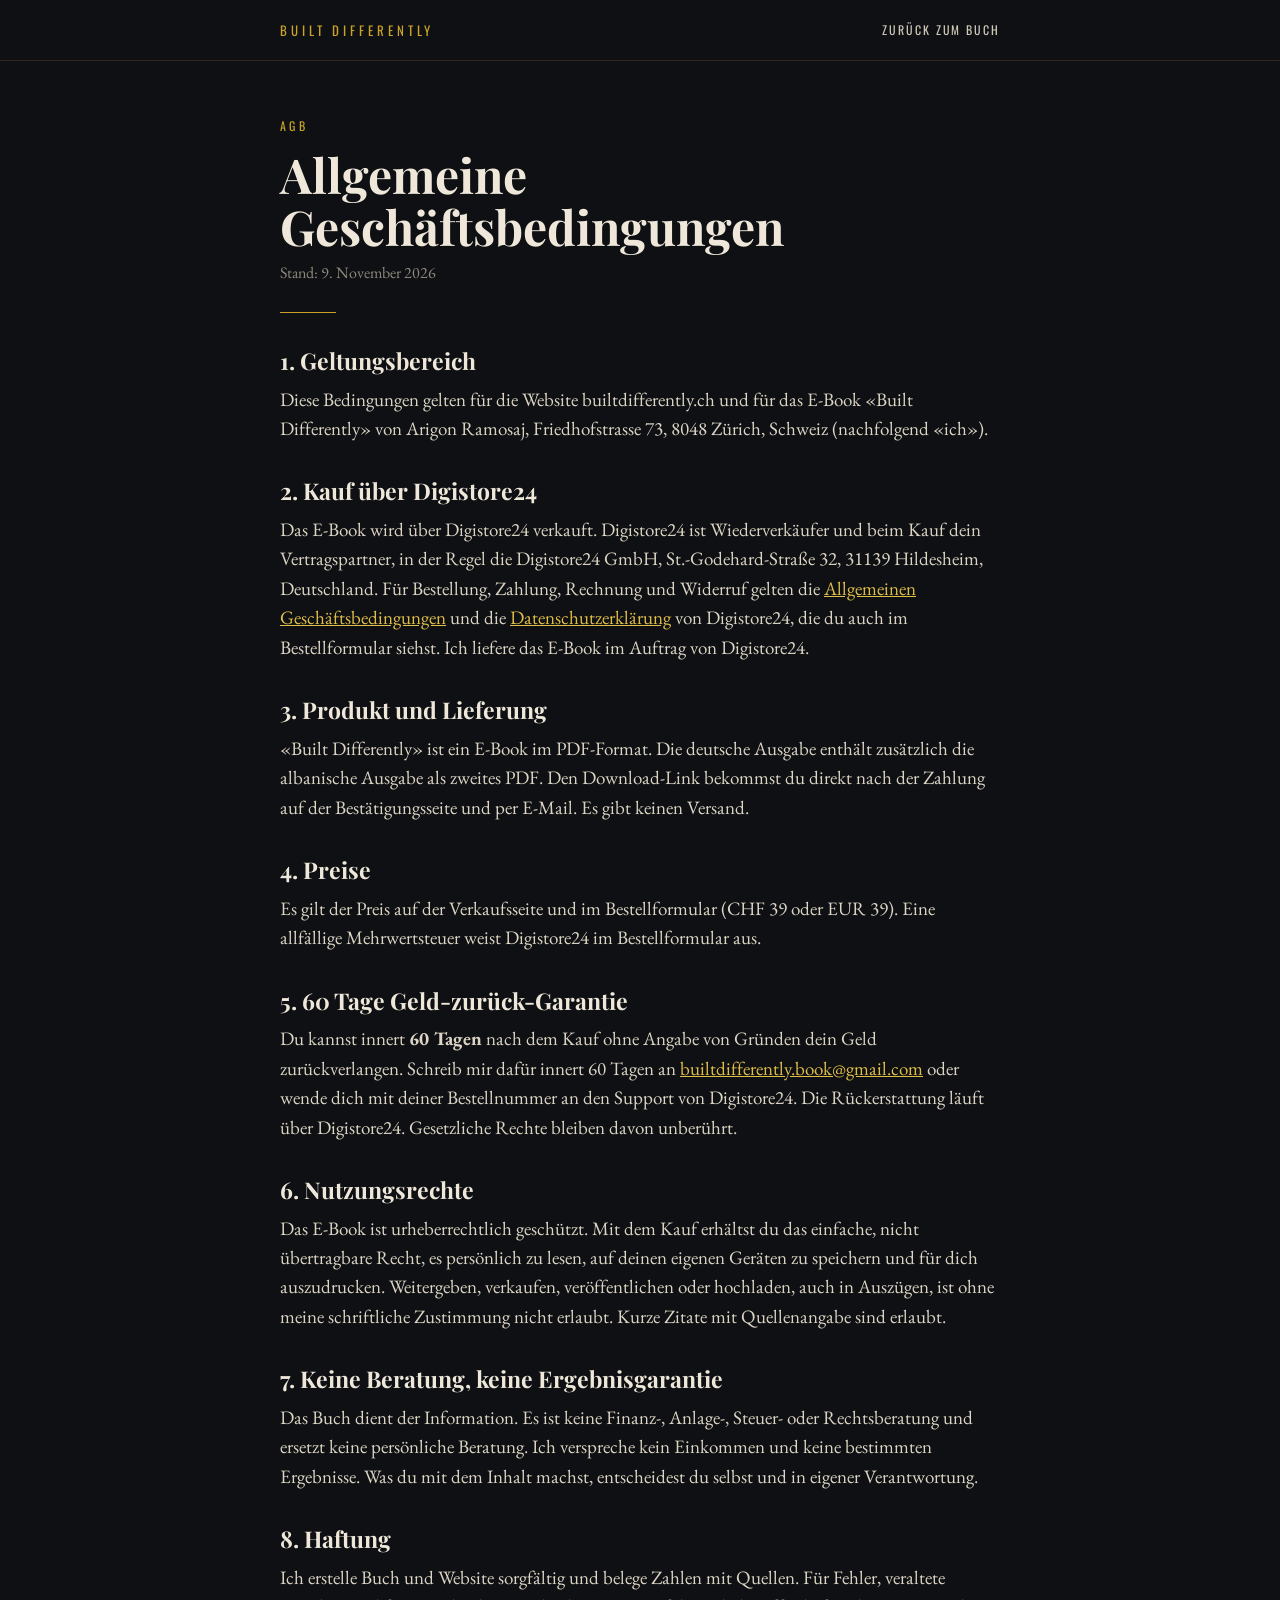
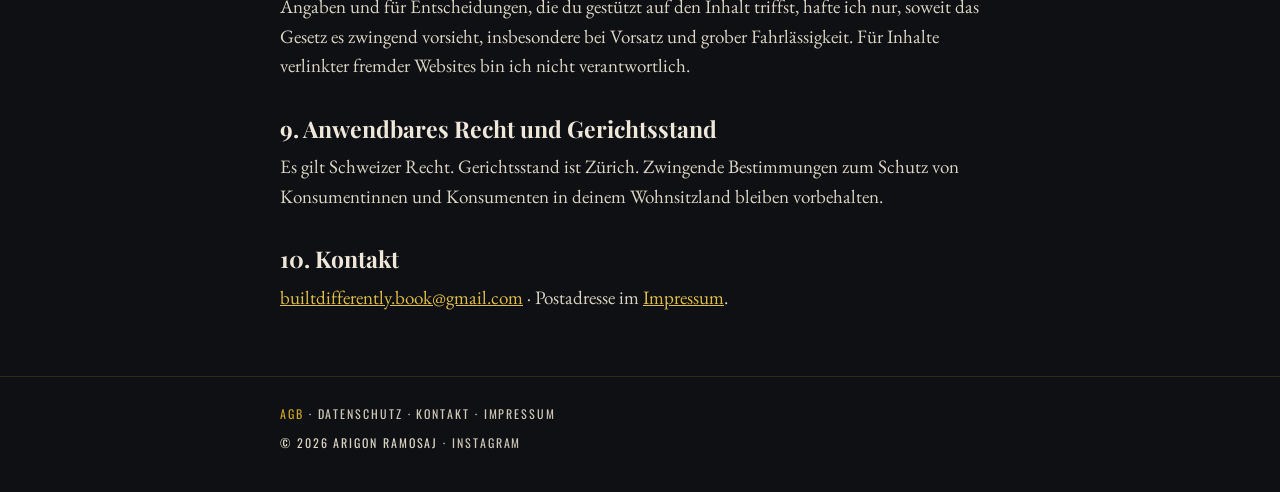
<file: agb/index.html>
<!doctype html>
<html lang="de-CH">
<head>
<meta charset="utf-8">
<meta name="viewport" content="width=device-width, initial-scale=1, viewport-fit=cover">
<title>Allgemeine Geschäftsbedingungen · Built Differently</title>
<meta name="description" content="Allgemeine Geschäftsbedingungen · Built Differently · E-Book von Arigon Ramosaj">
<meta name="theme-color" content="#0e1013">
<link rel="icon" href="/favicon.svg" type="image/svg+xml">
<style>
@font-face{font-family:"EB Garamond";src:url(/assets/fonts/EBGaramond.woff2) format("woff2");font-weight:400 800;font-display:swap}
@font-face{font-family:Oswald;src:url(/assets/fonts/Oswald.woff2) format("woff2");font-weight:200 700;font-display:swap}
@font-face{font-family:"Playfair Display";src:url(/assets/fonts/PlayfairDisplay.woff2) format("woff2");font-weight:400 900;font-display:swap}
*{box-sizing:border-box;margin:0;padding:0}
html,body{background:#0e1013}
body{color:#efe8da;font-family:"EB Garamond",Georgia,serif;font-size:19px;line-height:1.55;-webkit-font-smoothing:antialiased}
a{color:#e0be4a}
.top{border-bottom:1px solid rgba(201,162,39,.18)}
.top .w{display:flex;align-items:center;justify-content:space-between;min-height:60px;gap:16px}
.brand{font-family:Oswald,sans-serif;letter-spacing:.3em;font-size:13px;color:#c9a227;text-decoration:none;text-transform:uppercase}
.back{font-family:Oswald,sans-serif;letter-spacing:.16em;font-size:12px;color:#cfc7b7;text-decoration:none;text-transform:uppercase}
.w{max-width:760px;margin:0 auto;padding:0 20px}
main{padding:56px 0 64px}
.label{font-family:Oswald,sans-serif;text-transform:uppercase;letter-spacing:.28em;font-size:12px;color:#c9a227}
h1{font-family:"Playfair Display",Georgia,serif;font-weight:700;font-size:clamp(32px,6vw,48px);line-height:1.1;margin:12px 0 8px}
.stand{color:#8e887c;font-size:16px}
.rule{width:56px;height:1px;background:#c9a227;margin:26px 0 30px}
h2{font-family:"Playfair Display",Georgia,serif;font-weight:700;font-size:23px;line-height:1.2;margin:34px 0 10px}
p,li{color:#dcd4c4}
p+p{margin-top:.7em}
ul{margin:.4em 0 0 1.2em}
li+li{margin-top:.3em}
.box{border:1px solid rgba(201,162,39,.32);padding:18px 20px;margin-top:14px}
footer{border-top:1px solid rgba(201,162,39,.18);padding:28px 0 40px;font-family:Oswald,sans-serif;font-size:12px;letter-spacing:.16em;text-transform:uppercase;color:#8e887c}
footer a{color:#cfc7b7;text-decoration:none}
footer a[aria-current]{color:#c9a227}
footer p+p{margin-top:10px}
</style>
</head>
<body>
<header class="top"><div class="w"><a class="brand" href="/">Built Differently</a><a class="back" href="/">Zurück zum Buch</a></div></header>
<main><div class="w">
<p class="label">AGB</p>
<h1>Allgemeine Geschäftsbedingungen</h1>
<p class="stand">Stand: 9. November 2026</p><div class="rule"></div>
<h2>1. Geltungsbereich</h2>
<p>Diese Bedingungen gelten für die Website builtdifferently.ch und für das E-Book «Built Differently» von Arigon Ramosaj, Friedhofstrasse 73, 8048 Zürich, Schweiz (nachfolgend «ich»).</p>
<h2>2. Kauf über Digistore24</h2>
<p>Das E-Book wird über Digistore24 verkauft. Digistore24 ist Wiederverkäufer und beim Kauf dein Vertragspartner, in der Regel die Digistore24 GmbH, St.-Godehard-Straße 32, 31139 Hildesheim, Deutschland. Für Bestellung, Zahlung, Rechnung und Widerruf gelten die <a href="https://www.digistore24.com/de/info/terms/1" rel="noopener">Allgemeinen Geschäftsbedingungen</a> und die <a href="https://www.digistore24.com/de/info/privacy/1" rel="noopener">Datenschutzerklärung</a> von Digistore24, die du auch im Bestellformular siehst. Ich liefere das E-Book im Auftrag von Digistore24.</p>
<h2>3. Produkt und Lieferung</h2>
<p>«Built Differently» ist ein E-Book im PDF-Format. Die deutsche Ausgabe enthält zusätzlich die albanische Ausgabe als zweites PDF. Den Download-Link bekommst du direkt nach der Zahlung auf der Bestätigungsseite und per E-Mail. Es gibt keinen Versand.</p>
<h2>4. Preise</h2>
<p>Es gilt der Preis auf der Verkaufsseite und im Bestellformular (CHF 39 oder EUR 39). Eine allfällige Mehrwertsteuer weist Digistore24 im Bestellformular aus.</p>
<h2>5. 60 Tage Geld-zurück-Garantie</h2>
<p>Du kannst innert <strong>60 Tagen</strong> nach dem Kauf ohne Angabe von Gründen dein Geld zurückverlangen. Schreib mir dafür innert 60 Tagen an <a href="mailto:builtdifferently.book@gmail.com">builtdifferently.book@gmail.com</a> oder wende dich mit deiner Bestellnummer an den Support von Digistore24. Die Rückerstattung läuft über Digistore24. Gesetzliche Rechte bleiben davon unberührt.</p>
<h2>6. Nutzungsrechte</h2>
<p>Das E-Book ist urheberrechtlich geschützt. Mit dem Kauf erhältst du das einfache, nicht übertragbare Recht, es persönlich zu lesen, auf deinen eigenen Geräten zu speichern und für dich auszudrucken. Weitergeben, verkaufen, veröffentlichen oder hochladen, auch in Auszügen, ist ohne meine schriftliche Zustimmung nicht erlaubt. Kurze Zitate mit Quellenangabe sind erlaubt.</p>
<h2>7. Keine Beratung, keine Ergebnisgarantie</h2>
<p>Das Buch dient der Information. Es ist keine Finanz-, Anlage-, Steuer- oder Rechtsberatung und ersetzt keine persönliche Beratung. Ich verspreche kein Einkommen und keine bestimmten Ergebnisse. Was du mit dem Inhalt machst, entscheidest du selbst und in eigener Verantwortung.</p>
<h2>8. Haftung</h2>
<p>Ich erstelle Buch und Website sorgfältig und belege Zahlen mit Quellen. Für Fehler, veraltete Angaben und für Entscheidungen, die du gestützt auf den Inhalt triffst, hafte ich nur, soweit das Gesetz es zwingend vorsieht, insbesondere bei Vorsatz und grober Fahrlässigkeit. Für Inhalte verlinkter fremder Websites bin ich nicht verantwortlich.</p>
<h2>9. Anwendbares Recht und Gerichtsstand</h2>
<p>Es gilt Schweizer Recht. Gerichtsstand ist Zürich. Zwingende Bestimmungen zum Schutz von Konsumentinnen und Konsumenten in deinem Wohnsitzland bleiben vorbehalten.</p>
<h2>10. Kontakt</h2>
<p><a href="mailto:builtdifferently.book@gmail.com">builtdifferently.book@gmail.com</a> · Postadresse im <a href="/impressum/">Impressum</a>.</p>
</div></main>
<footer><div class="w"><p><a href="/agb/" aria-current="page">AGB</a> · <a href="/datenschutz/">Datenschutz</a> · <a href="/kontakt/">Kontakt</a> · <a href="/impressum/">Impressum</a></p><p>© 2026 Arigon Ramosaj · <a href="https://www.instagram.com/arigon.ramosaj/" rel="noopener">Instagram</a></p></div></footer>
</body>
</html>
</file>
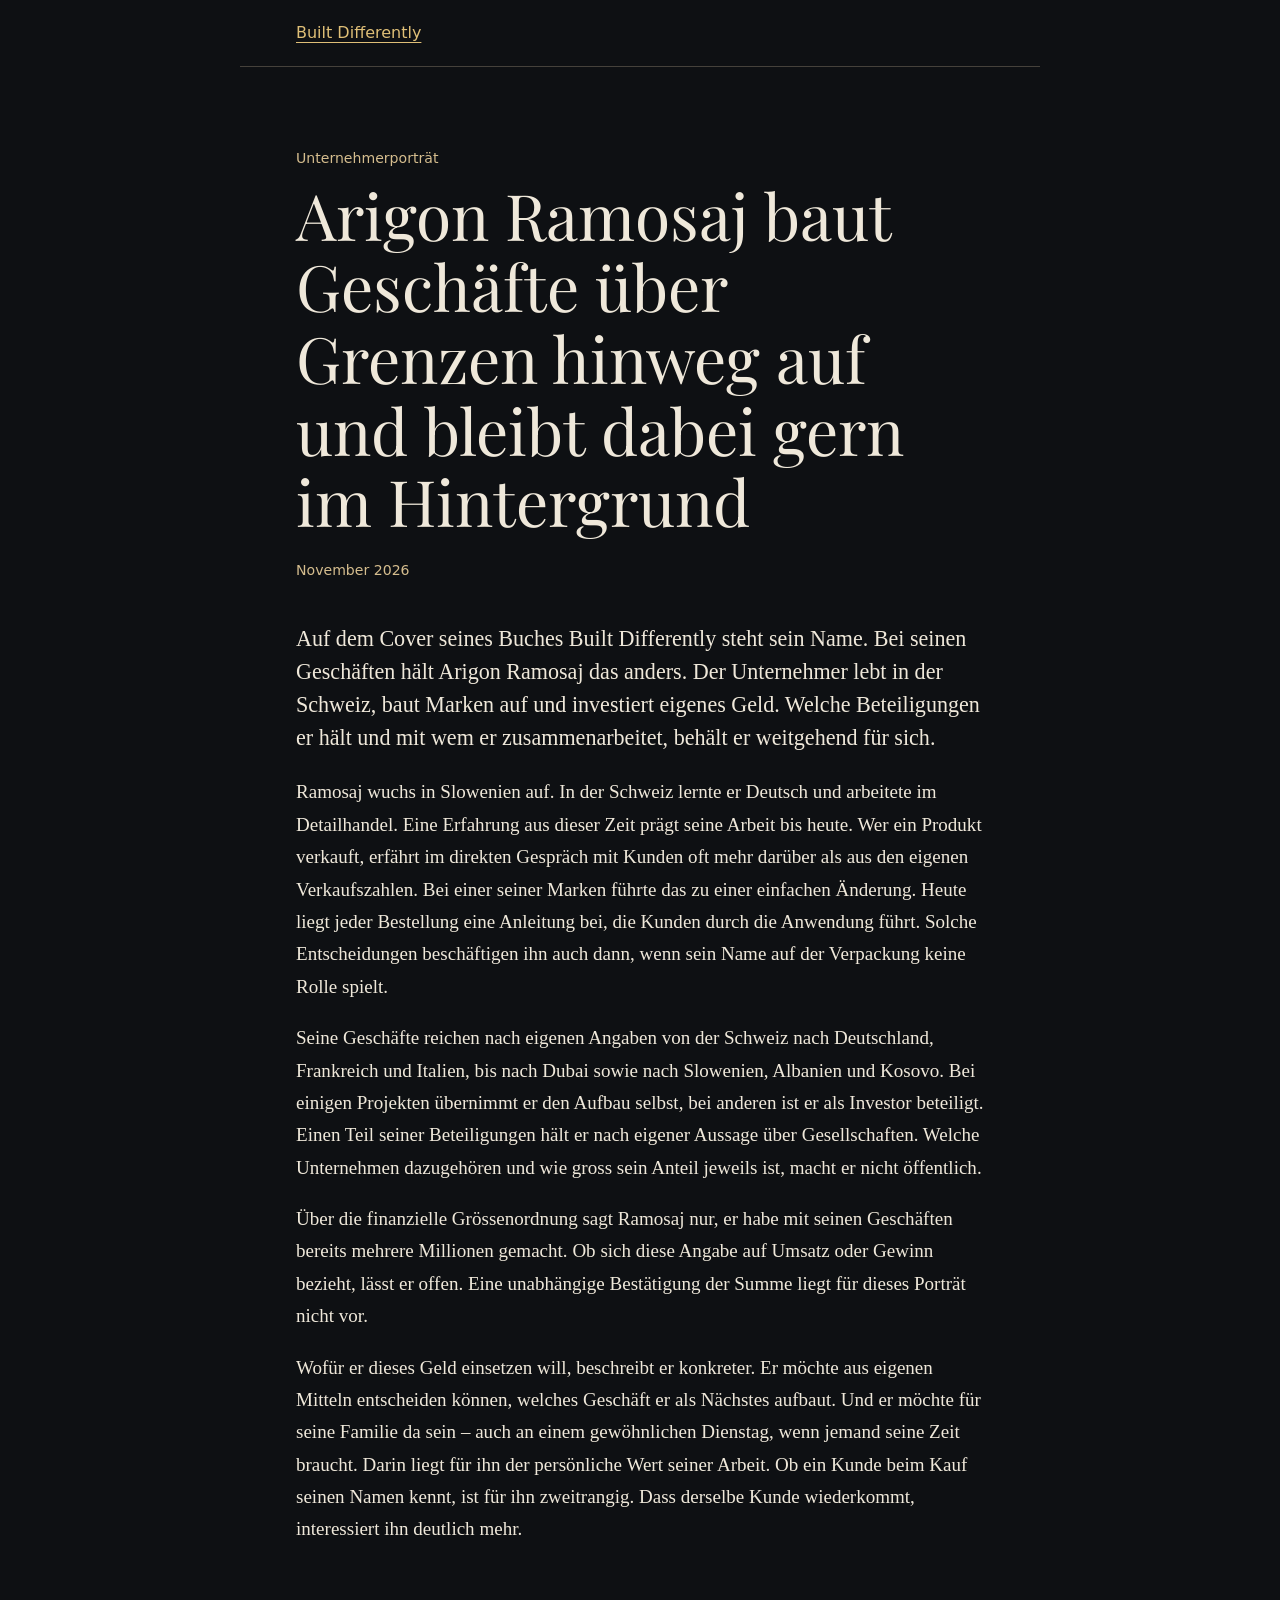
<file: arigon-ramosaj/index.html>
<!doctype html>
<html lang="de-CH">
<head>
  <meta charset="utf-8">
  <meta name="viewport" content="width=device-width, initial-scale=1">
  <title>Arigon Ramosaj – Unternehmerporträt | Built Differently</title>
  <meta name="description" content="Arigon Ramosaj über seinen Weg vom Detailhandel zum Aufbau eigener Marken, seine internationalen Geschäfte und die Rolle seiner Familie.">
  <link rel="canonical" href="https://builtdifferently.ch/arigon-ramosaj/">
  <meta property="og:type" content="article">
  <meta property="og:title" content="Arigon Ramosaj – Unternehmerporträt">
  <meta property="og:url" content="https://builtdifferently.ch/arigon-ramosaj/">
  <meta property="og:image" content="https://builtdifferently.ch/assets/bd/autor.jpg">
  <style>
    @font-face { font-family: Playfair; src: url('/assets/fonts/PlayfairDisplay.woff2') format('woff2'); font-display: swap; }
    :root { color-scheme: dark; background: #0e1013; color: #efe8da; }
    * { box-sizing: border-box; }
    body { margin: 0; font: 1rem/1.6 system-ui, sans-serif; }
    main, nav { max-width: 50rem; padding: 0 clamp(1.25rem, 5vw, 3.5rem); margin: auto; }
    nav { padding-block: 1.25rem; border-bottom: 1px solid #45413b; }
    a { color: #dfbf77; text-underline-offset: .22em; }
    article { padding-block: clamp(2.5rem, 7vw, 5rem); }
    h1 { font: normal clamp(2.2rem, 6vw, 4rem)/1.12 Playfair, Georgia, serif; margin: .6rem 0 1.4rem; }
    .category, .byline { font-size: .88rem; color: #d5bd8e; }
    .category { margin: 0; }
    .byline { margin-bottom: 2.5rem; }
    .text { font: 1.19rem/1.7 Georgia, serif; }
    .intro { font-size: 1.38rem; line-height: 1.5; }
  </style>
</head>
<body>
  <nav aria-label="Zur Buchseite"><a href="/">Built Differently</a></nav>
  <main>
    <article>
      <header>
        <p class="category">Unternehmerporträt</p>
        <h1>Arigon Ramosaj baut Geschäfte über Grenzen hinweg auf und bleibt dabei gern im Hintergrund</h1>
        <p class="byline"><time datetime="2026-11">November 2026</time></p>
      </header>
      <div class="text">
        <p class="intro">Auf dem Cover seines Buches Built Differently steht sein Name. Bei seinen Geschäften hält Arigon Ramosaj das anders. Der Unternehmer lebt in der Schweiz, baut Marken auf und investiert eigenes Geld. Welche Beteiligungen er hält und mit wem er zusammenarbeitet, behält er weitgehend für sich.</p>
        <p>Ramosaj wuchs in Slowenien auf. In der Schweiz lernte er Deutsch und arbeitete im Detailhandel. Eine Erfahrung aus dieser Zeit prägt seine Arbeit bis heute. Wer ein Produkt verkauft, erfährt im direkten Gespräch mit Kunden oft mehr darüber als aus den eigenen Verkaufszahlen. Bei einer seiner Marken führte das zu einer einfachen Änderung. Heute liegt jeder Bestellung eine Anleitung bei, die Kunden durch die Anwendung führt. Solche Entscheidungen beschäftigen ihn auch dann, wenn sein Name auf der Verpackung keine Rolle spielt.</p>
        <p>Seine Geschäfte reichen nach eigenen Angaben von der Schweiz nach Deutschland, Frankreich und Italien, bis nach Dubai sowie nach Slowenien, Albanien und Kosovo. Bei einigen Projekten übernimmt er den Aufbau selbst, bei anderen ist er als Investor beteiligt. Einen Teil seiner Beteiligungen hält er nach eigener Aussage über Gesellschaften. Welche Unternehmen dazugehören und wie gross sein Anteil jeweils ist, macht er nicht öffentlich.</p>
        <p>Über die finanzielle Grössenordnung sagt Ramosaj nur, er habe mit seinen Geschäften bereits mehrere Millionen gemacht. Ob sich diese Angabe auf Umsatz oder Gewinn bezieht, lässt er offen. Eine unabhängige Bestätigung der Summe liegt für dieses Porträt nicht vor.</p>
        <p>Wofür er dieses Geld einsetzen will, beschreibt er konkreter. Er möchte aus eigenen Mitteln entscheiden können, welches Geschäft er als Nächstes aufbaut. Und er möchte für seine Familie da sein – auch an einem gewöhnlichen Dienstag, wenn jemand seine Zeit braucht. Darin liegt für ihn der persönliche Wert seiner Arbeit. Ob ein Kunde beim Kauf seinen Namen kennt, ist für ihn zweitrangig. Dass derselbe Kunde wiederkommt, interessiert ihn deutlich mehr.</p>
      </div>
    </article>
  </main>
</body>
</html>
</file>
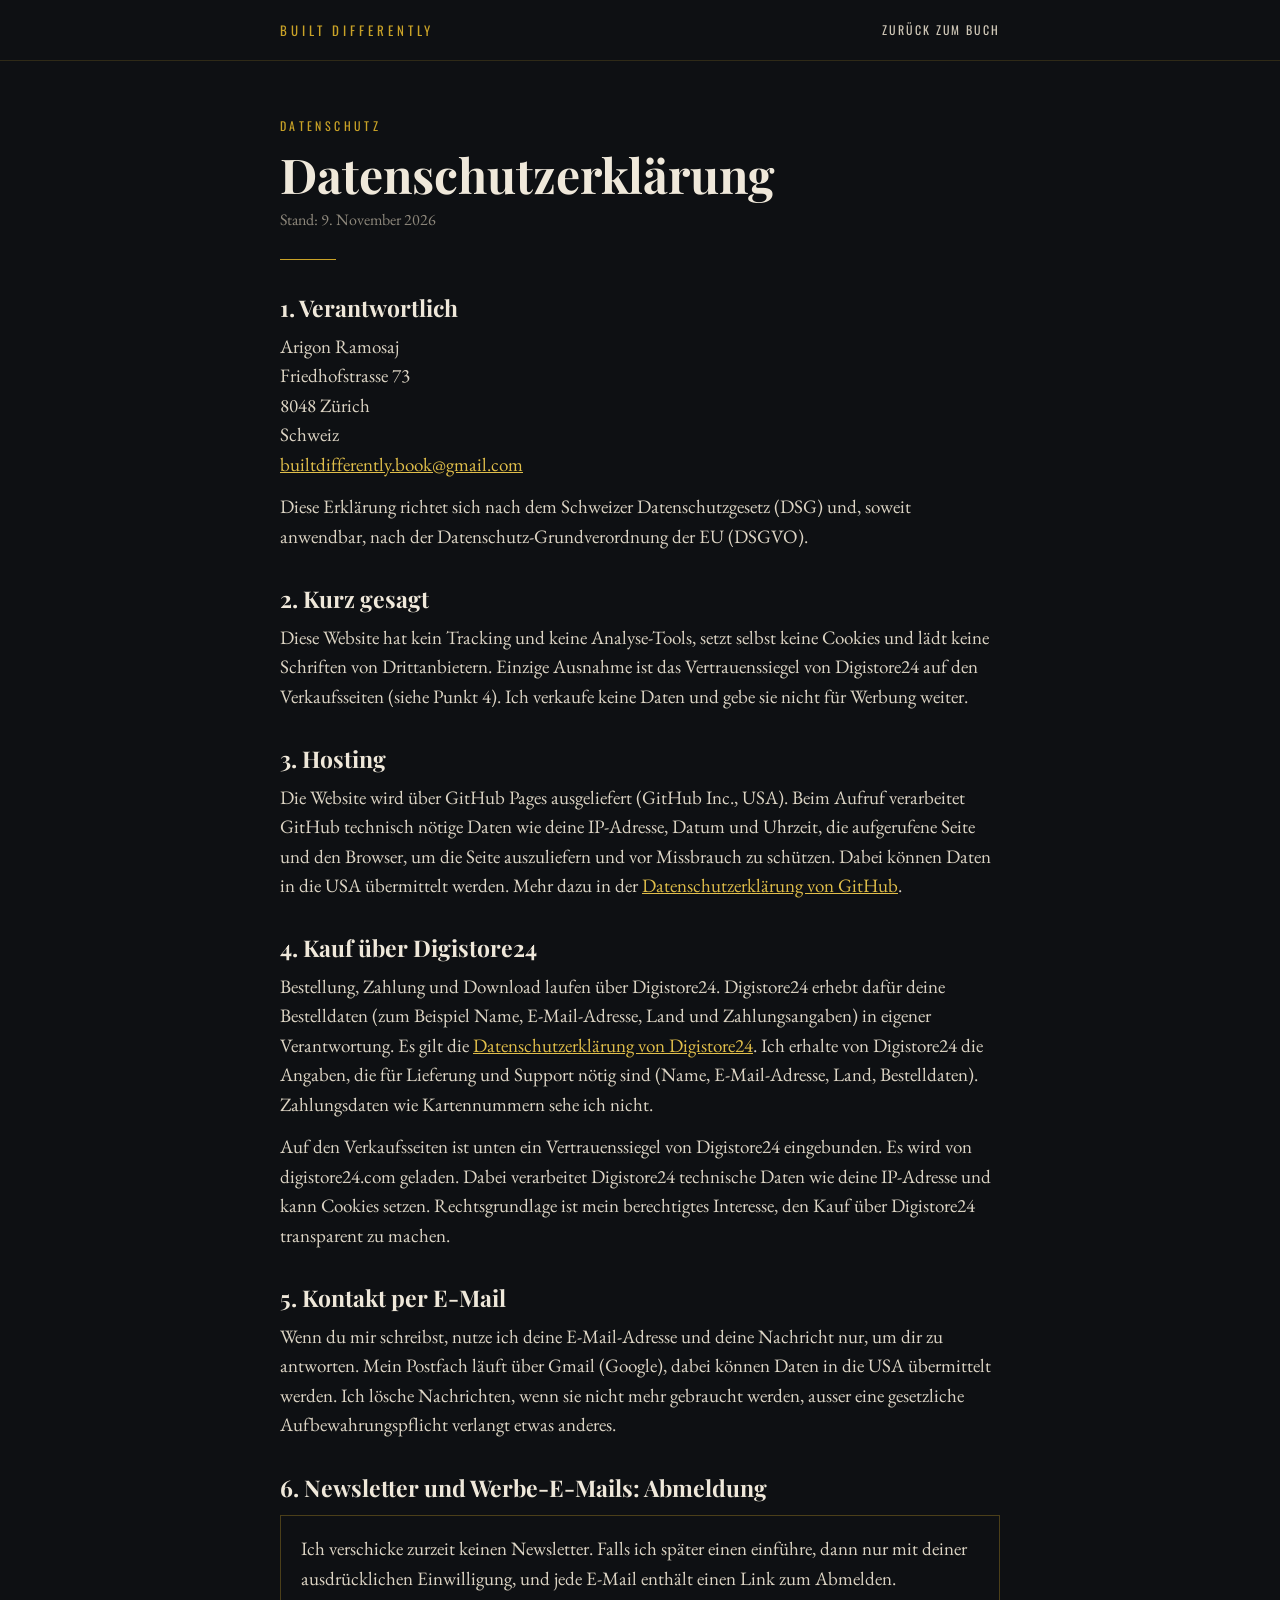
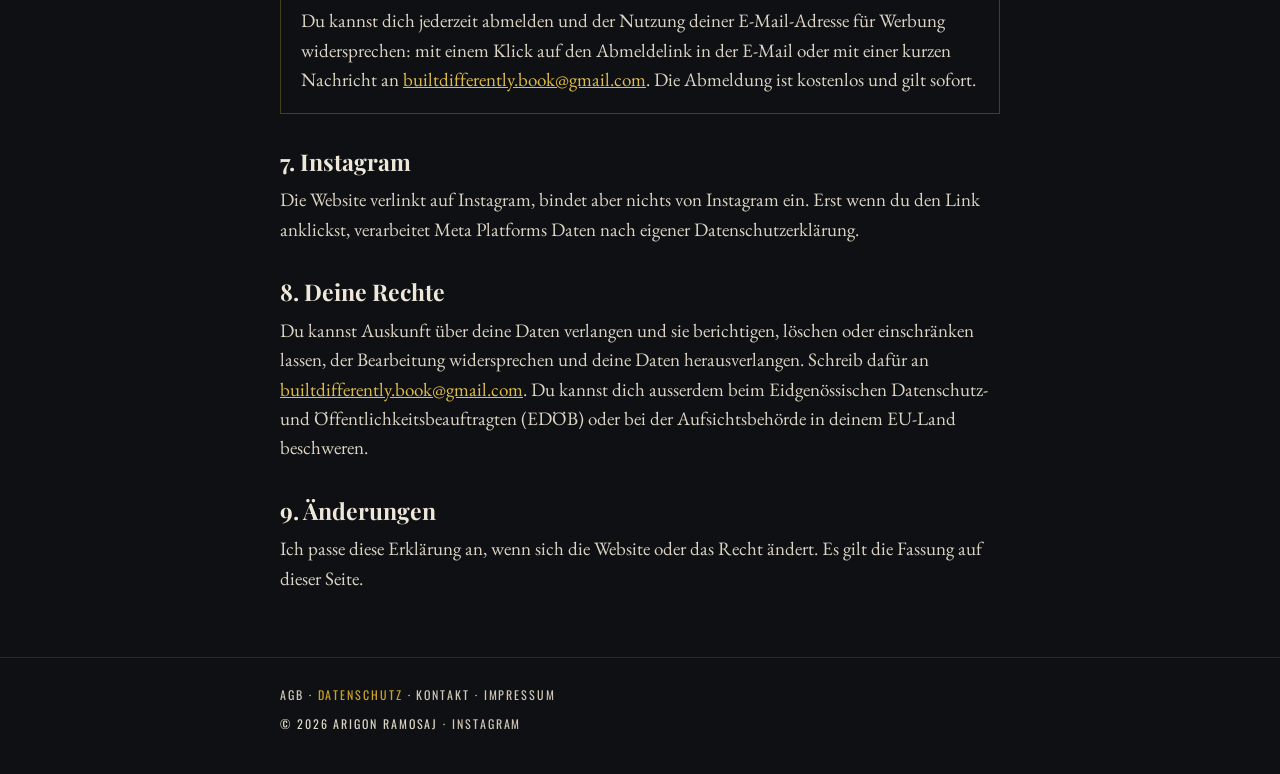
<file: datenschutz/index.html>
<!doctype html>
<html lang="de-CH">
<head>
<meta charset="utf-8">
<meta name="viewport" content="width=device-width, initial-scale=1, viewport-fit=cover">
<title>Datenschutzerklärung · Built Differently</title>
<meta name="description" content="Datenschutzerklärung · Built Differently · E-Book von Arigon Ramosaj">
<meta name="theme-color" content="#0e1013">
<link rel="icon" href="/favicon.svg" type="image/svg+xml">
<style>
@font-face{font-family:"EB Garamond";src:url(/assets/fonts/EBGaramond.woff2) format("woff2");font-weight:400 800;font-display:swap}
@font-face{font-family:Oswald;src:url(/assets/fonts/Oswald.woff2) format("woff2");font-weight:200 700;font-display:swap}
@font-face{font-family:"Playfair Display";src:url(/assets/fonts/PlayfairDisplay.woff2) format("woff2");font-weight:400 900;font-display:swap}
*{box-sizing:border-box;margin:0;padding:0}
html,body{background:#0e1013}
body{color:#efe8da;font-family:"EB Garamond",Georgia,serif;font-size:19px;line-height:1.55;-webkit-font-smoothing:antialiased}
a{color:#e0be4a}
.top{border-bottom:1px solid rgba(201,162,39,.18)}
.top .w{display:flex;align-items:center;justify-content:space-between;min-height:60px;gap:16px}
.brand{font-family:Oswald,sans-serif;letter-spacing:.3em;font-size:13px;color:#c9a227;text-decoration:none;text-transform:uppercase}
.back{font-family:Oswald,sans-serif;letter-spacing:.16em;font-size:12px;color:#cfc7b7;text-decoration:none;text-transform:uppercase}
.w{max-width:760px;margin:0 auto;padding:0 20px}
main{padding:56px 0 64px}
.label{font-family:Oswald,sans-serif;text-transform:uppercase;letter-spacing:.28em;font-size:12px;color:#c9a227}
h1{font-family:"Playfair Display",Georgia,serif;font-weight:700;font-size:clamp(32px,6vw,48px);line-height:1.1;margin:12px 0 8px}
.stand{color:#8e887c;font-size:16px}
.rule{width:56px;height:1px;background:#c9a227;margin:26px 0 30px}
h2{font-family:"Playfair Display",Georgia,serif;font-weight:700;font-size:23px;line-height:1.2;margin:34px 0 10px}
p,li{color:#dcd4c4}
p+p{margin-top:.7em}
ul{margin:.4em 0 0 1.2em}
li+li{margin-top:.3em}
.box{border:1px solid rgba(201,162,39,.32);padding:18px 20px;margin-top:14px}
footer{border-top:1px solid rgba(201,162,39,.18);padding:28px 0 40px;font-family:Oswald,sans-serif;font-size:12px;letter-spacing:.16em;text-transform:uppercase;color:#8e887c}
footer a{color:#cfc7b7;text-decoration:none}
footer a[aria-current]{color:#c9a227}
footer p+p{margin-top:10px}
</style>
</head>
<body>
<header class="top"><div class="w"><a class="brand" href="/">Built Differently</a><a class="back" href="/">Zurück zum Buch</a></div></header>
<main><div class="w">
<p class="label">Datenschutz</p>
<h1>Datenschutzerklärung</h1>
<p class="stand">Stand: 9. November 2026</p><div class="rule"></div>
<h2>1. Verantwortlich</h2>
<p>Arigon Ramosaj<br>Friedhofstrasse 73<br>8048 Zürich<br>Schweiz<br><a href="mailto:builtdifferently.book@gmail.com">builtdifferently.book@gmail.com</a></p>
<p>Diese Erklärung richtet sich nach dem Schweizer Datenschutzgesetz (DSG) und, soweit anwendbar, nach der Datenschutz-Grundverordnung der EU (DSGVO).</p>
<h2>2. Kurz gesagt</h2>
<p>Diese Website hat kein Tracking und keine Analyse-Tools, setzt selbst keine Cookies und lädt keine Schriften von Drittanbietern. Einzige Ausnahme ist das Vertrauenssiegel von Digistore24 auf den Verkaufsseiten (siehe Punkt 4). Ich verkaufe keine Daten und gebe sie nicht für Werbung weiter.</p>
<h2>3. Hosting</h2>
<p>Die Website wird über GitHub Pages ausgeliefert (GitHub Inc., USA). Beim Aufruf verarbeitet GitHub technisch nötige Daten wie deine IP-Adresse, Datum und Uhrzeit, die aufgerufene Seite und den Browser, um die Seite auszuliefern und vor Missbrauch zu schützen. Dabei können Daten in die USA übermittelt werden. Mehr dazu in der <a href="https://docs.github.com/de/site-policy/privacy-policies/github-general-privacy-statement" rel="noopener">Datenschutzerklärung von GitHub</a>.</p>
<h2>4. Kauf über Digistore24</h2>
<p>Bestellung, Zahlung und Download laufen über Digistore24. Digistore24 erhebt dafür deine Bestelldaten (zum Beispiel Name, E-Mail-Adresse, Land und Zahlungsangaben) in eigener Verantwortung. Es gilt die <a href="https://www.digistore24.com/de/info/privacy/1" rel="noopener">Datenschutzerklärung von Digistore24</a>. Ich erhalte von Digistore24 die Angaben, die für Lieferung und Support nötig sind (Name, E-Mail-Adresse, Land, Bestelldaten). Zahlungsdaten wie Kartennummern sehe ich nicht.</p>
<p>Auf den Verkaufsseiten ist unten ein Vertrauenssiegel von Digistore24 eingebunden. Es wird von digistore24.com geladen. Dabei verarbeitet Digistore24 technische Daten wie deine IP-Adresse und kann Cookies setzen. Rechtsgrundlage ist mein berechtigtes Interesse, den Kauf über Digistore24 transparent zu machen.</p>
<h2>5. Kontakt per E-Mail</h2>
<p>Wenn du mir schreibst, nutze ich deine E-Mail-Adresse und deine Nachricht nur, um dir zu antworten. Mein Postfach läuft über Gmail (Google), dabei können Daten in die USA übermittelt werden. Ich lösche Nachrichten, wenn sie nicht mehr gebraucht werden, ausser eine gesetzliche Aufbewahrungspflicht verlangt etwas anderes.</p>
<h2>6. Newsletter und Werbe-E-Mails: Abmeldung</h2>
<div class="box"><p>Ich verschicke zurzeit keinen Newsletter. Falls ich später einen einführe, dann nur mit deiner ausdrücklichen Einwilligung, und jede E-Mail enthält einen Link zum Abmelden.</p>
<p>Du kannst dich jederzeit abmelden und der Nutzung deiner E-Mail-Adresse für Werbung widersprechen: mit einem Klick auf den Abmeldelink in der E-Mail oder mit einer kurzen Nachricht an <a href="mailto:builtdifferently.book@gmail.com">builtdifferently.book@gmail.com</a>. Die Abmeldung ist kostenlos und gilt sofort.</p></div>
<h2>7. Instagram</h2>
<p>Die Website verlinkt auf Instagram, bindet aber nichts von Instagram ein. Erst wenn du den Link anklickst, verarbeitet Meta Platforms Daten nach eigener Datenschutzerklärung.</p>
<h2>8. Deine Rechte</h2>
<p>Du kannst Auskunft über deine Daten verlangen und sie berichtigen, löschen oder einschränken lassen, der Bearbeitung widersprechen und deine Daten herausverlangen. Schreib dafür an <a href="mailto:builtdifferently.book@gmail.com">builtdifferently.book@gmail.com</a>. Du kannst dich ausserdem beim Eidgenössischen Datenschutz- und Öffentlichkeitsbeauftragten (EDÖB) oder bei der Aufsichtsbehörde in deinem EU-Land beschweren.</p>
<h2>9. Änderungen</h2>
<p>Ich passe diese Erklärung an, wenn sich die Website oder das Recht ändert. Es gilt die Fassung auf dieser Seite.</p>
</div></main>
<footer><div class="w"><p><a href="/agb/">AGB</a> · <a href="/datenschutz/" aria-current="page">Datenschutz</a> · <a href="/kontakt/">Kontakt</a> · <a href="/impressum/">Impressum</a></p><p>© 2026 Arigon Ramosaj · <a href="https://www.instagram.com/arigon.ramosaj/" rel="noopener">Instagram</a></p></div></footer>
</body>
</html>
</file>
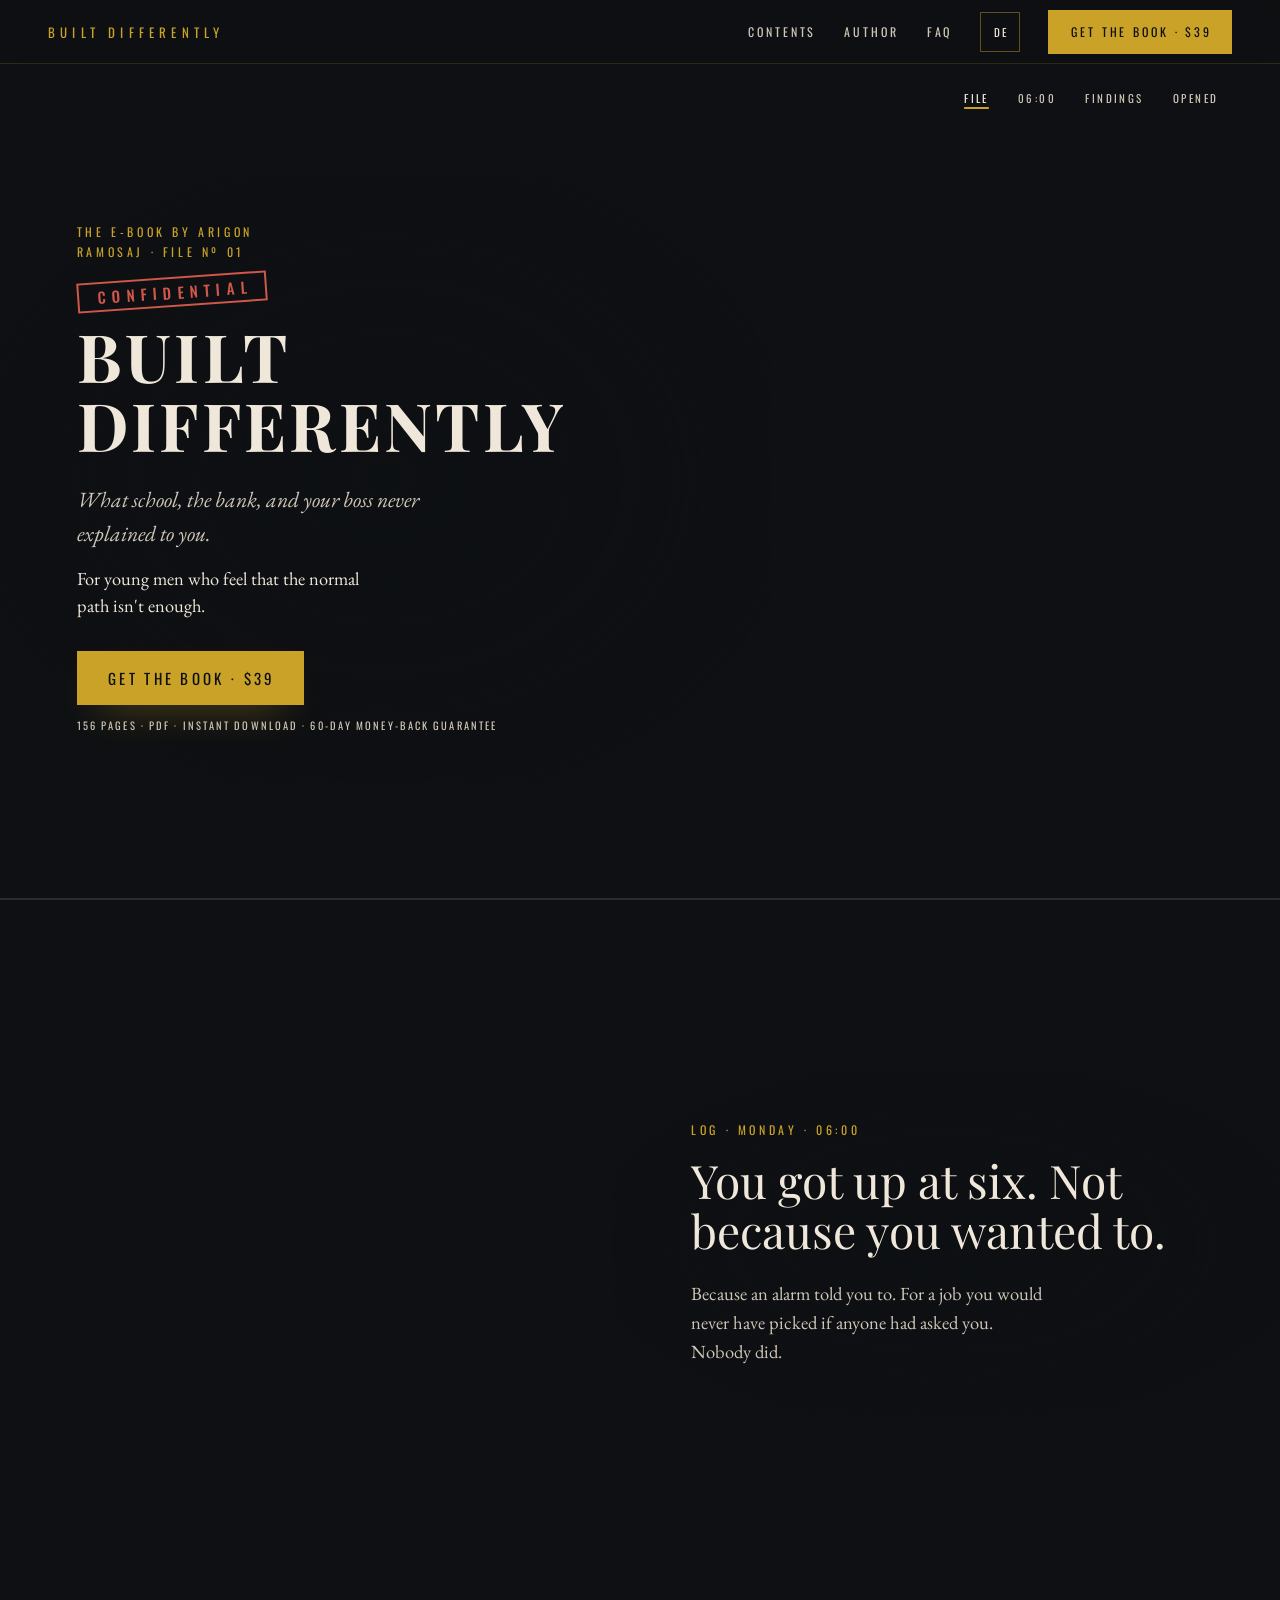
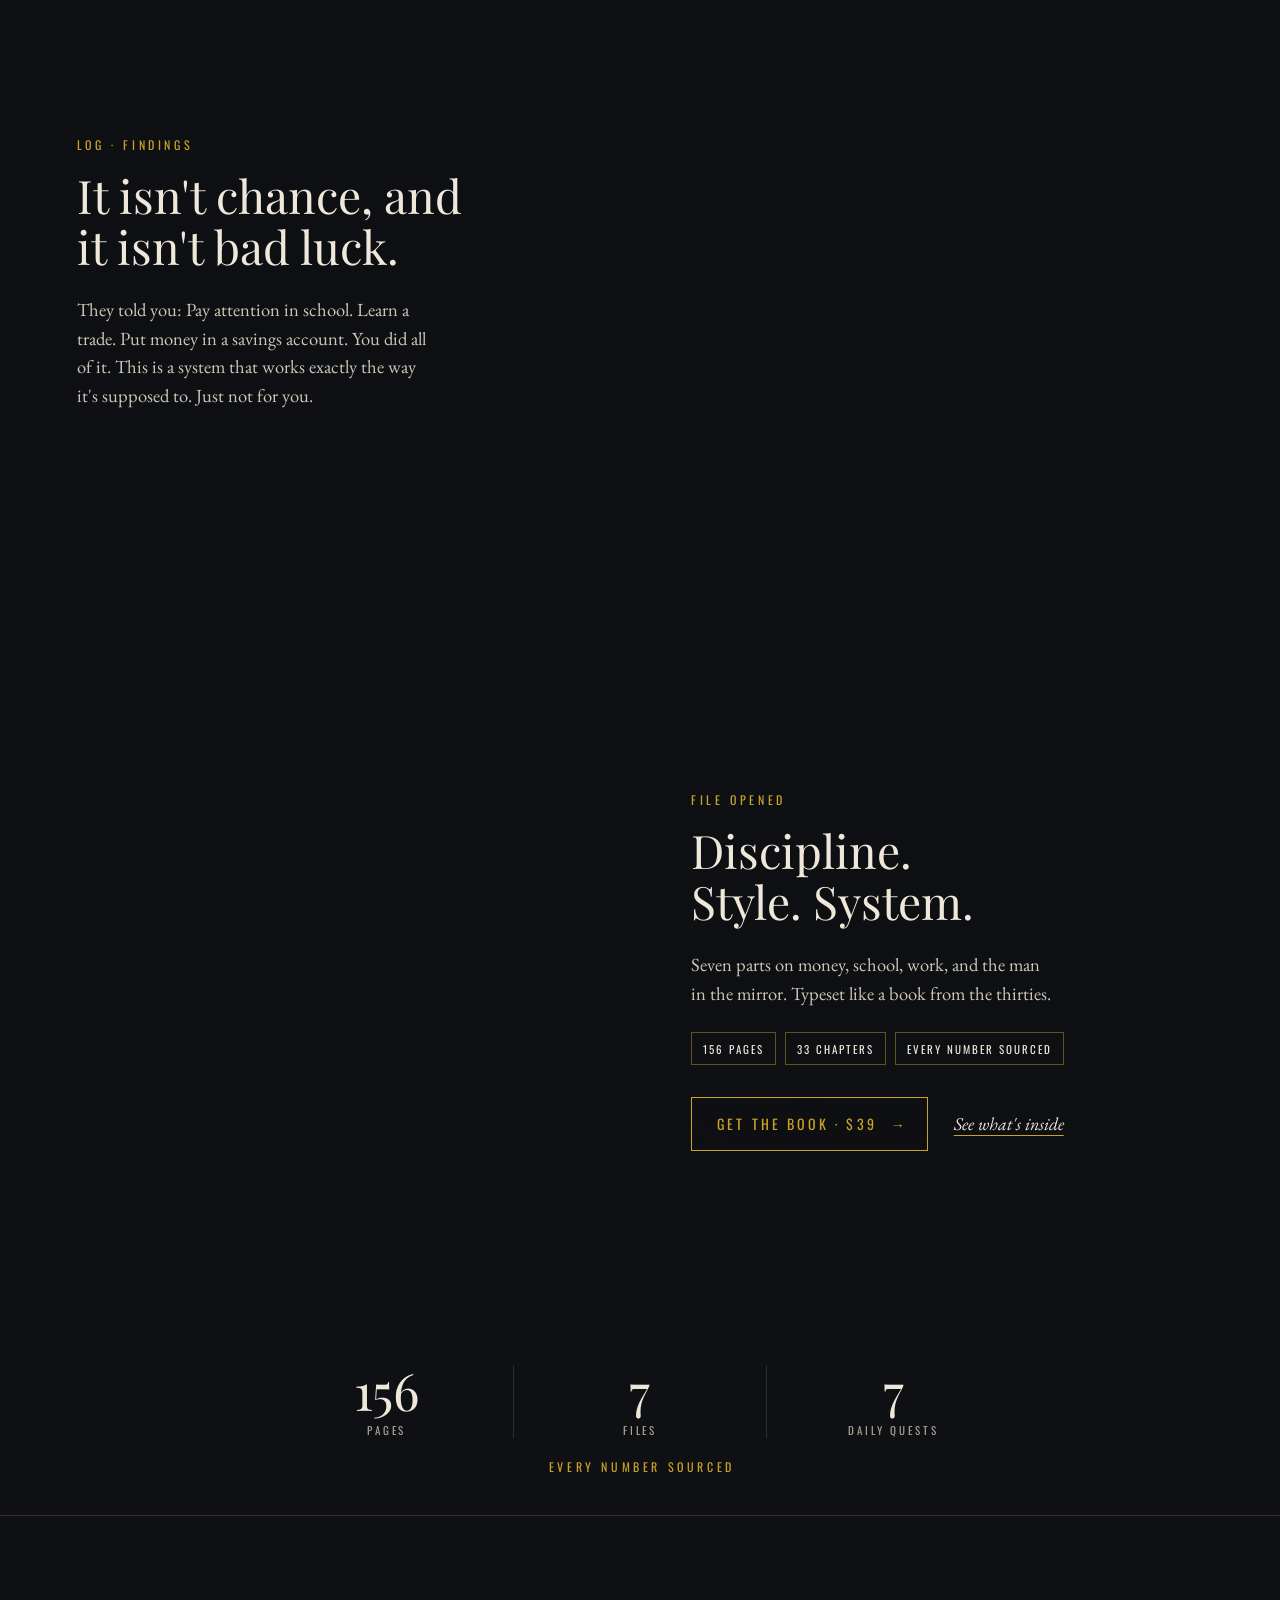
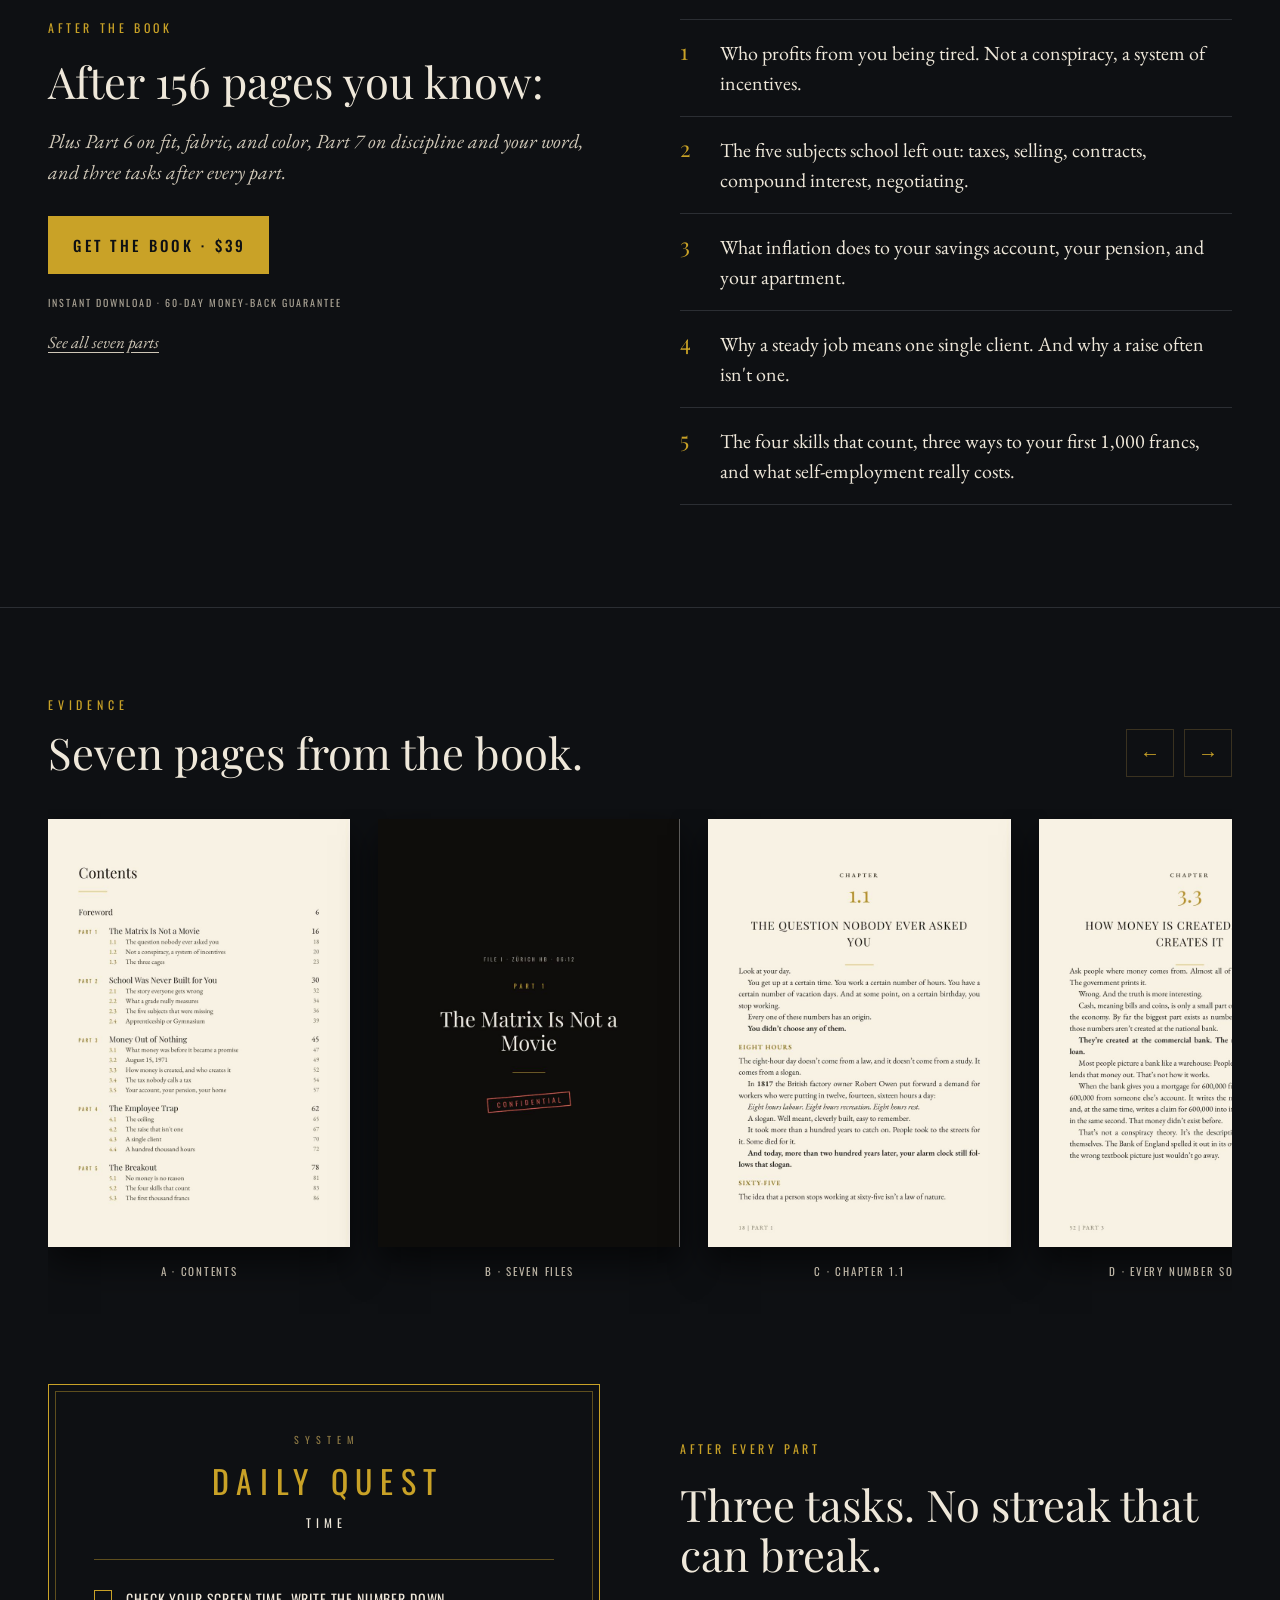
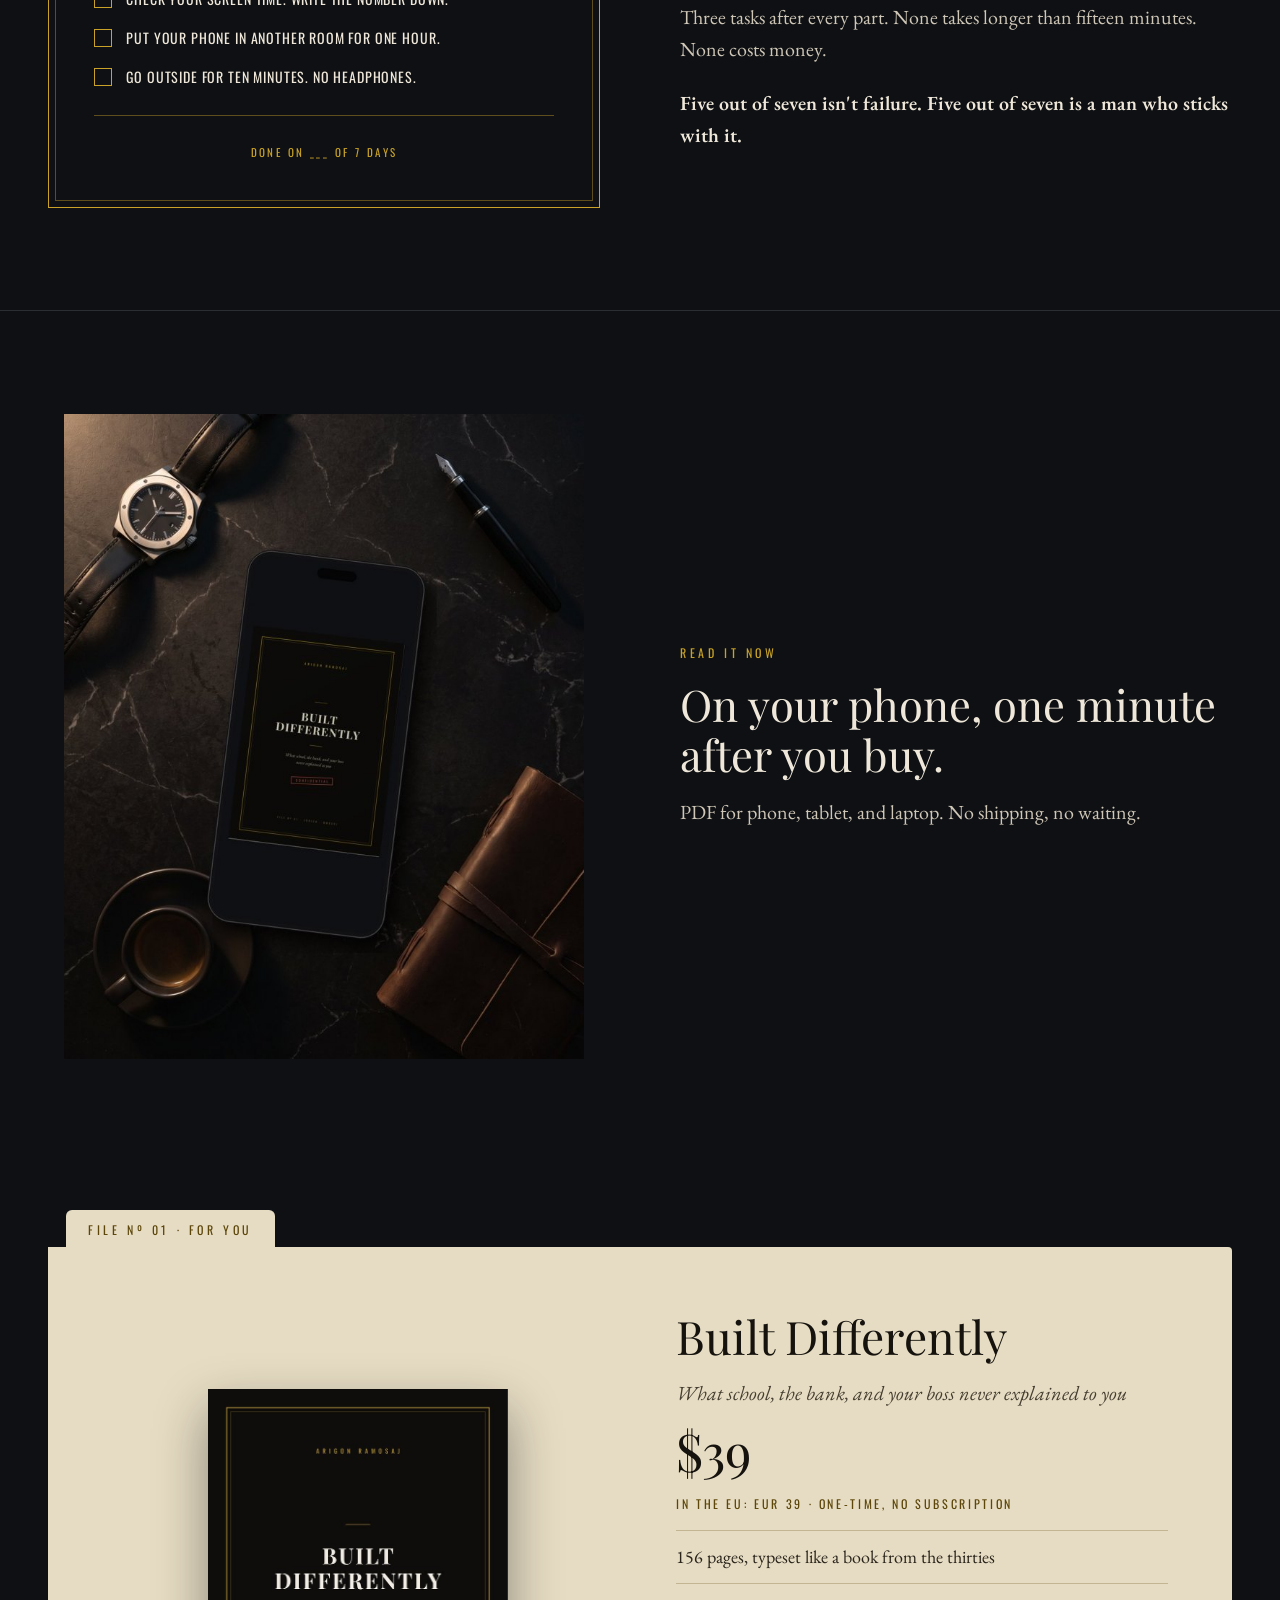
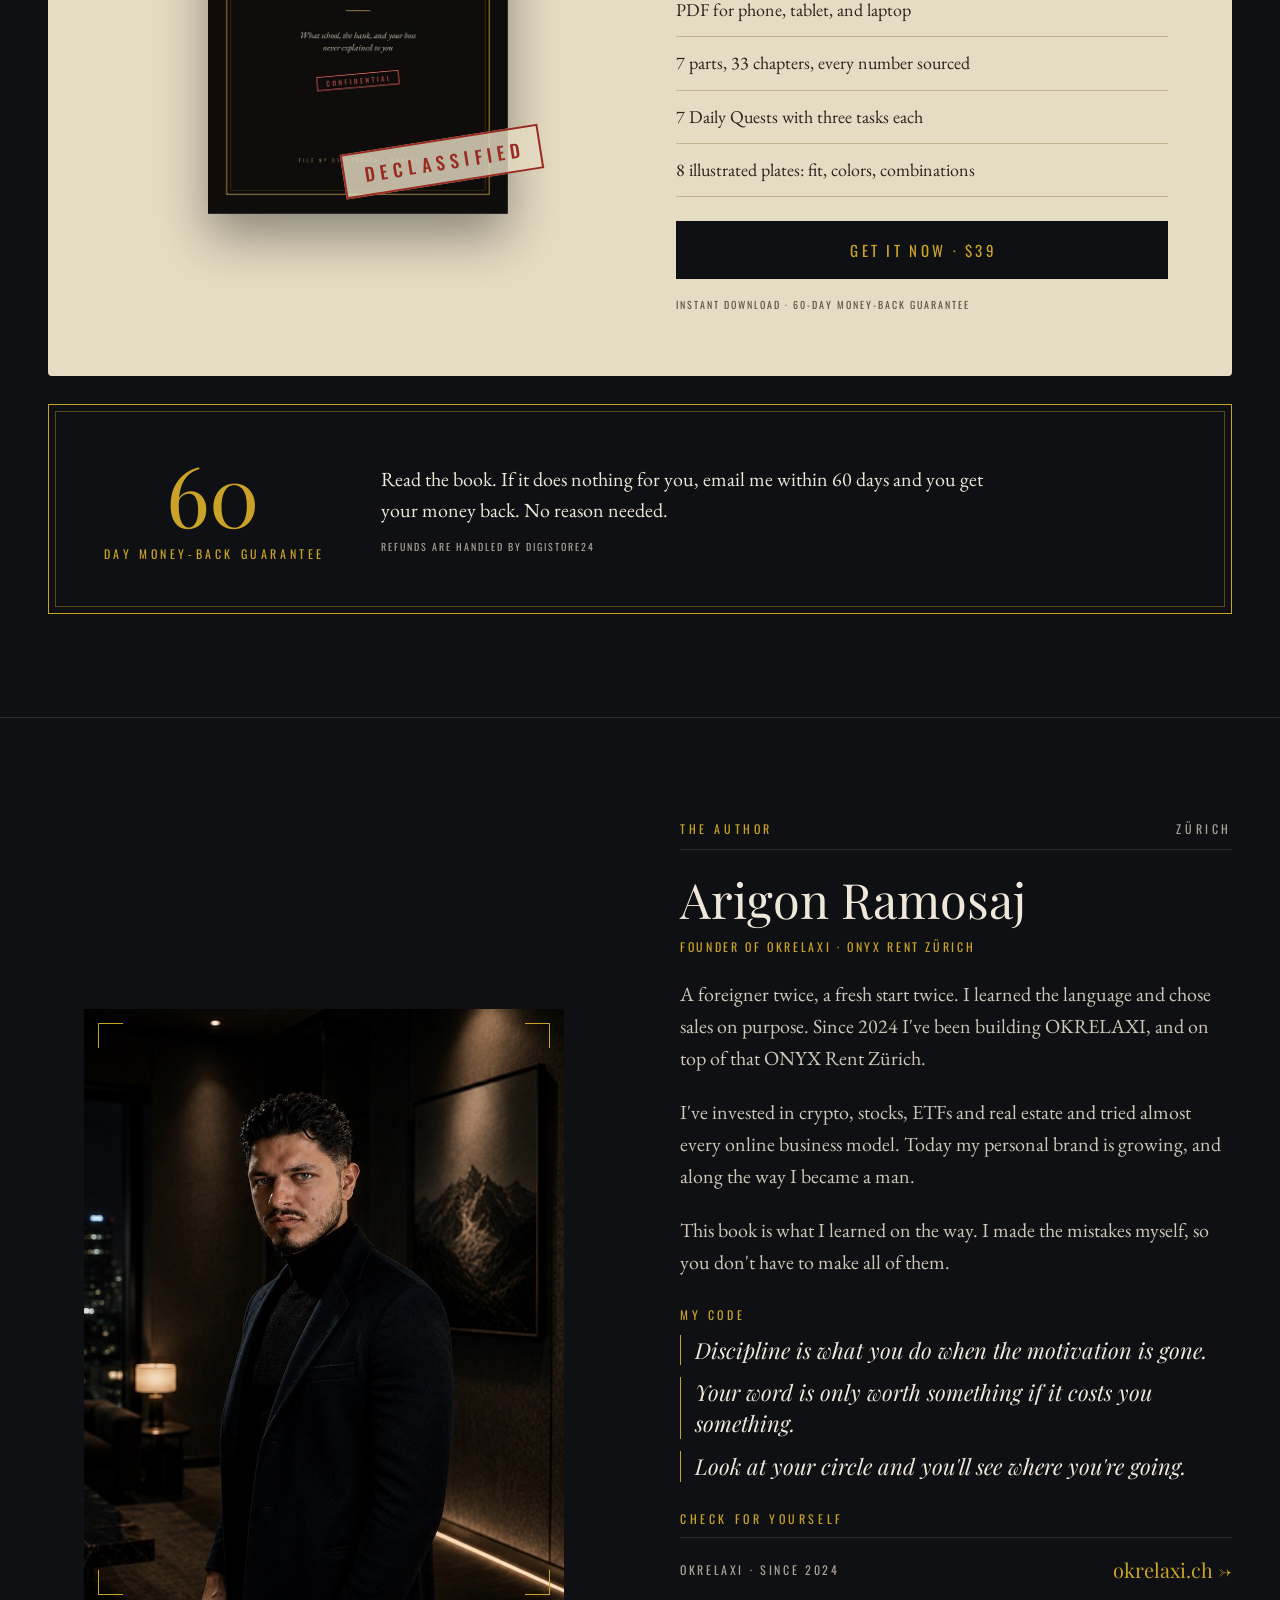
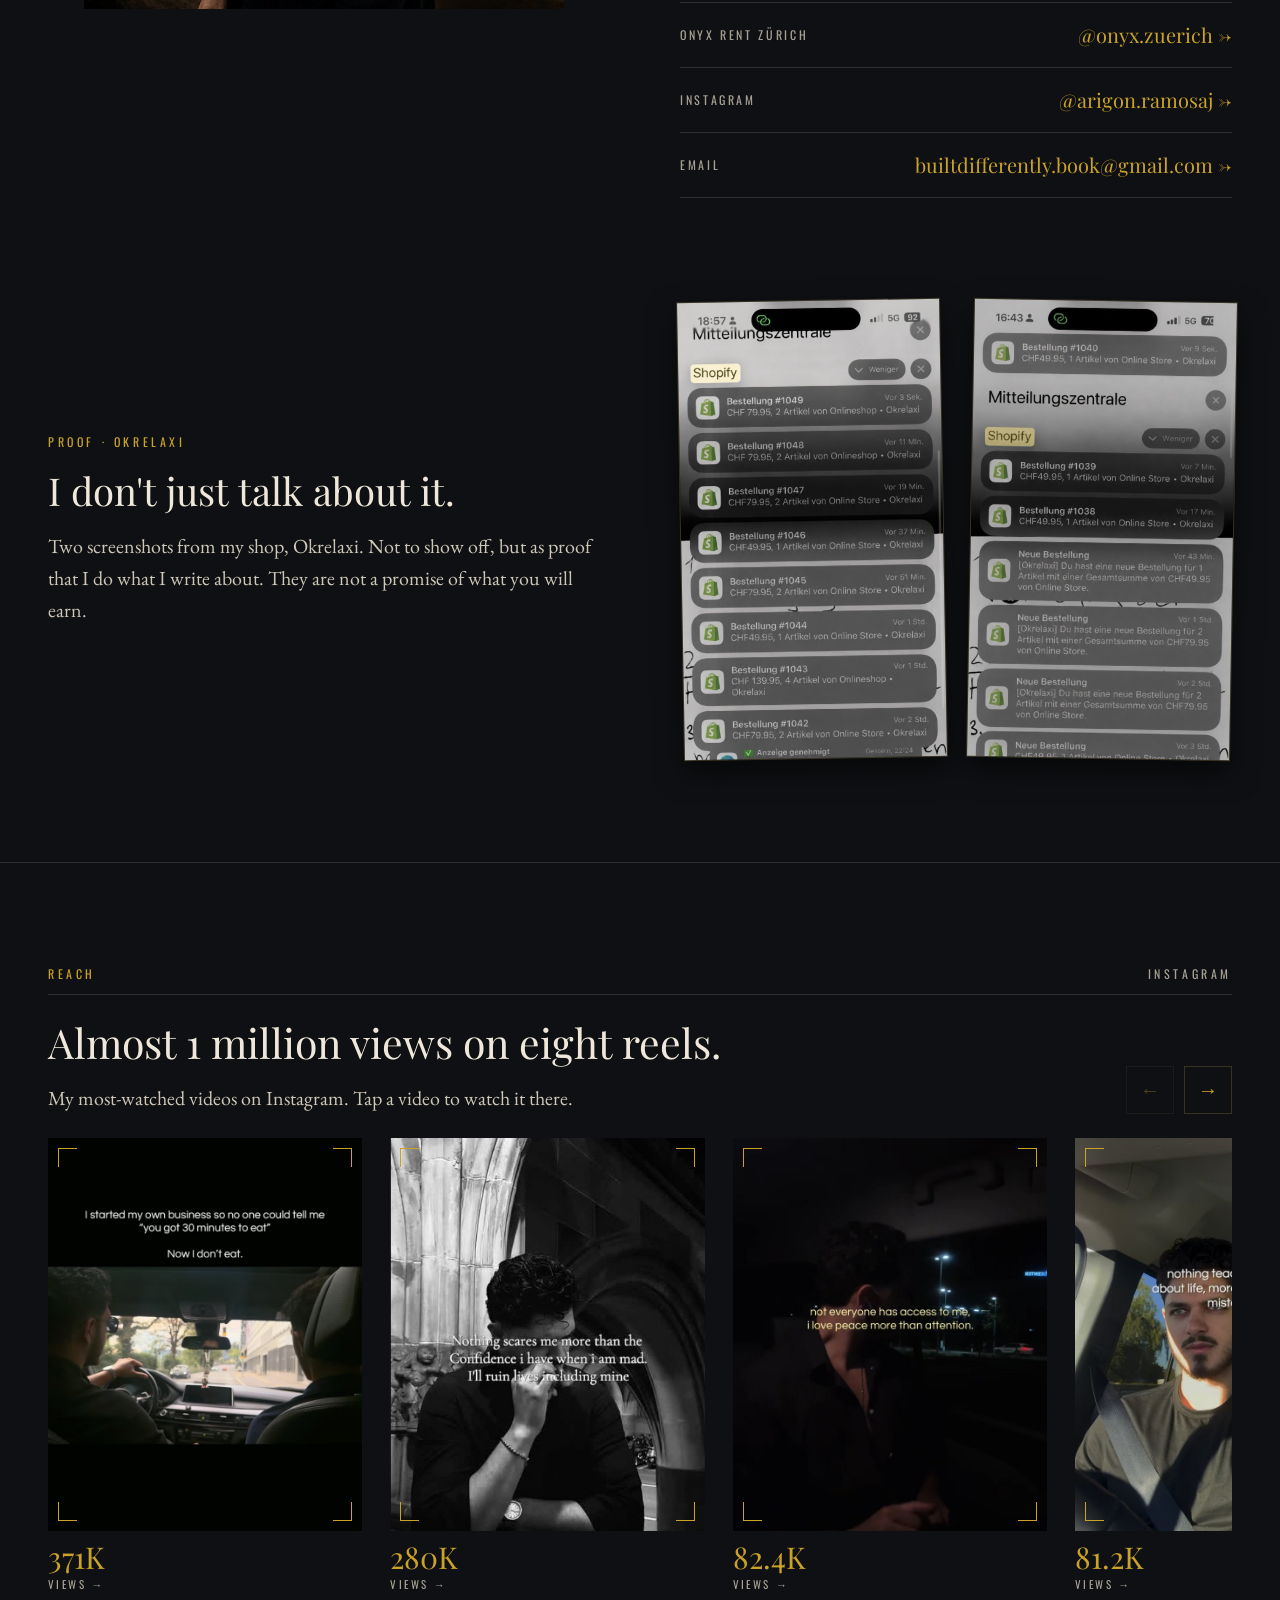
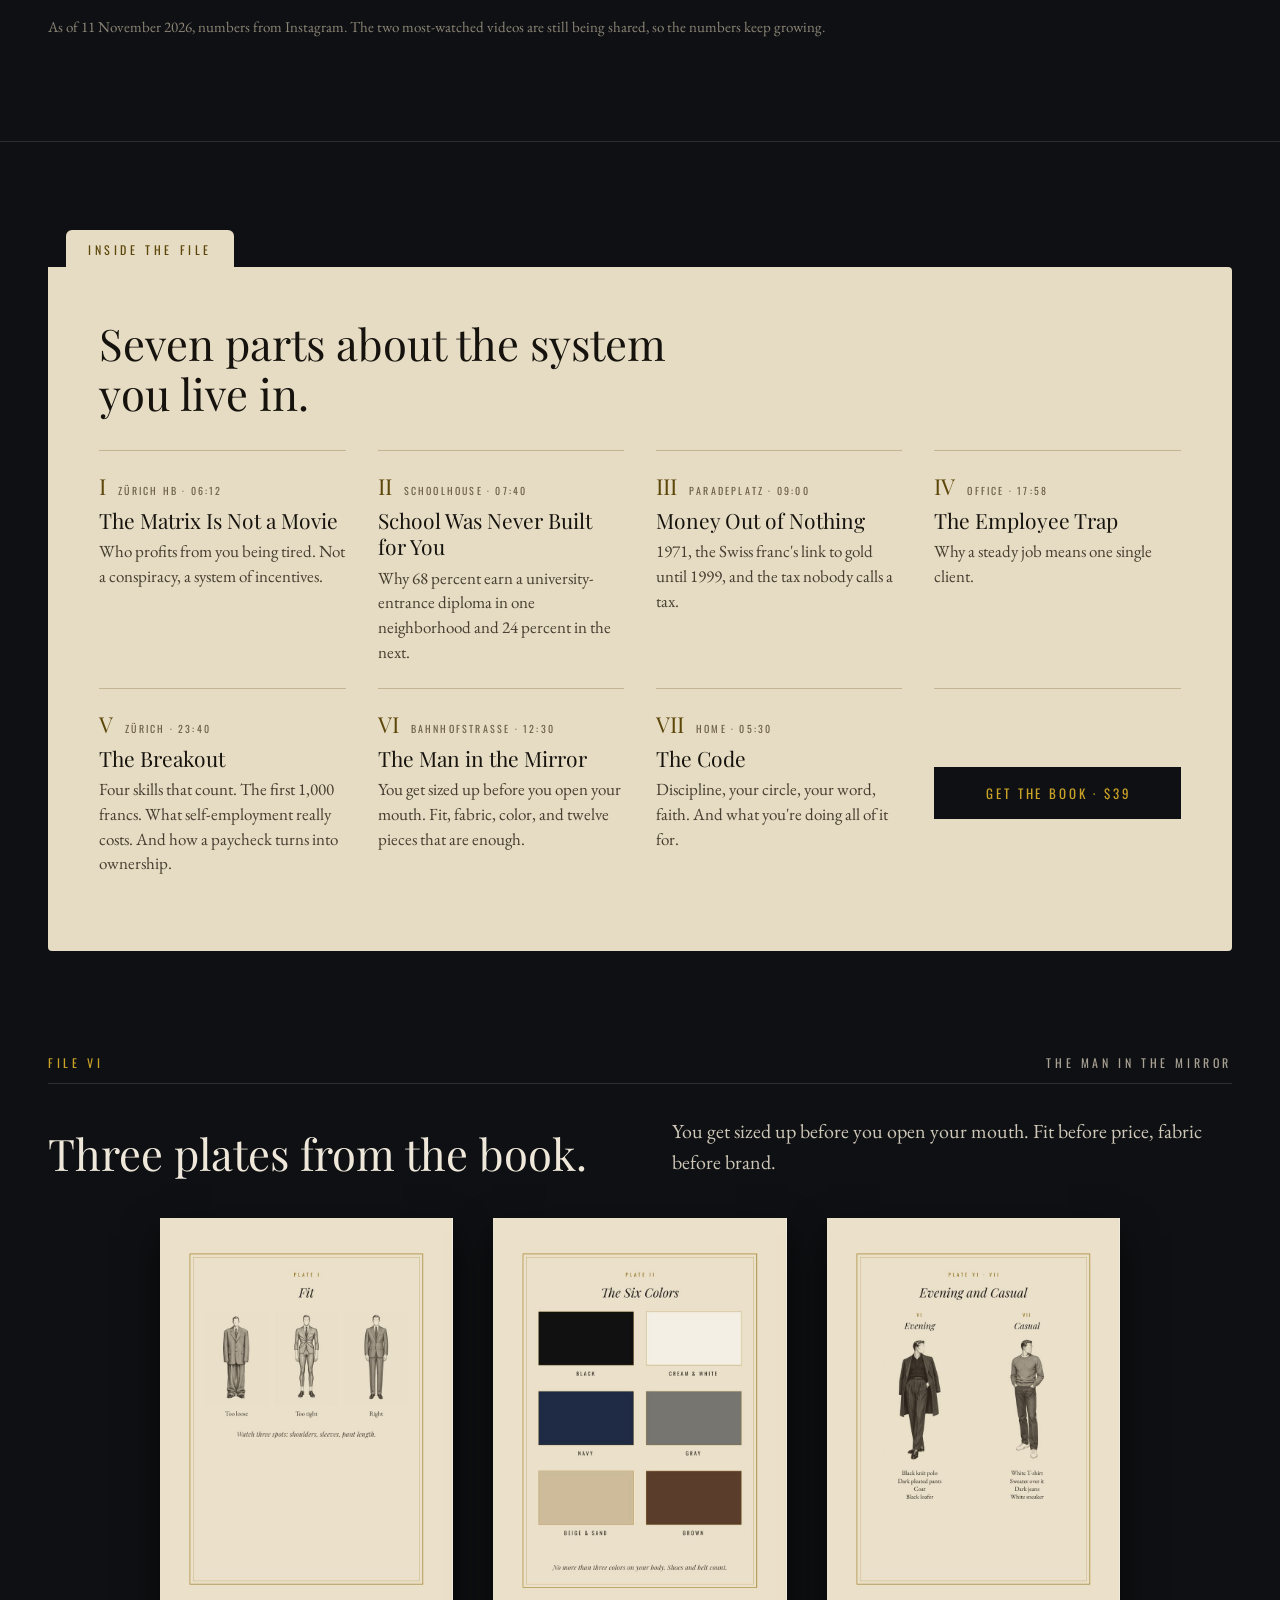
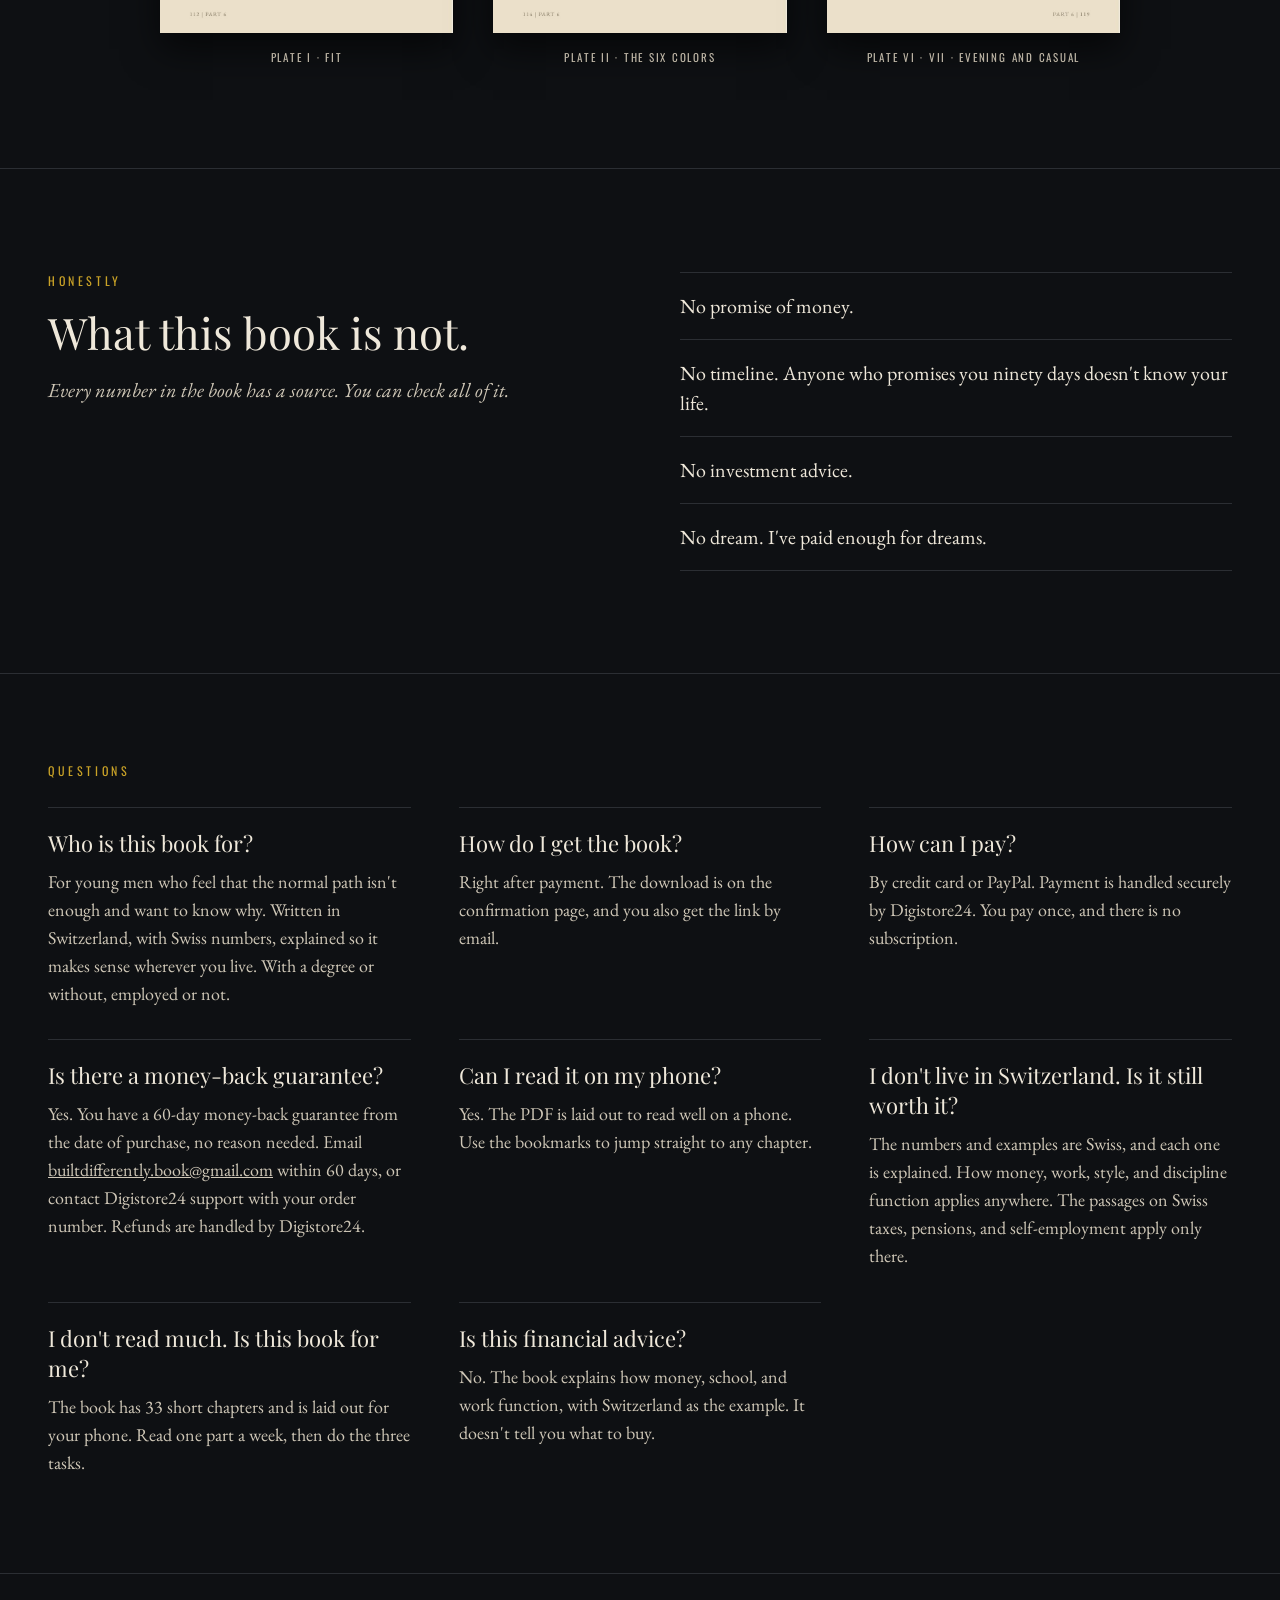
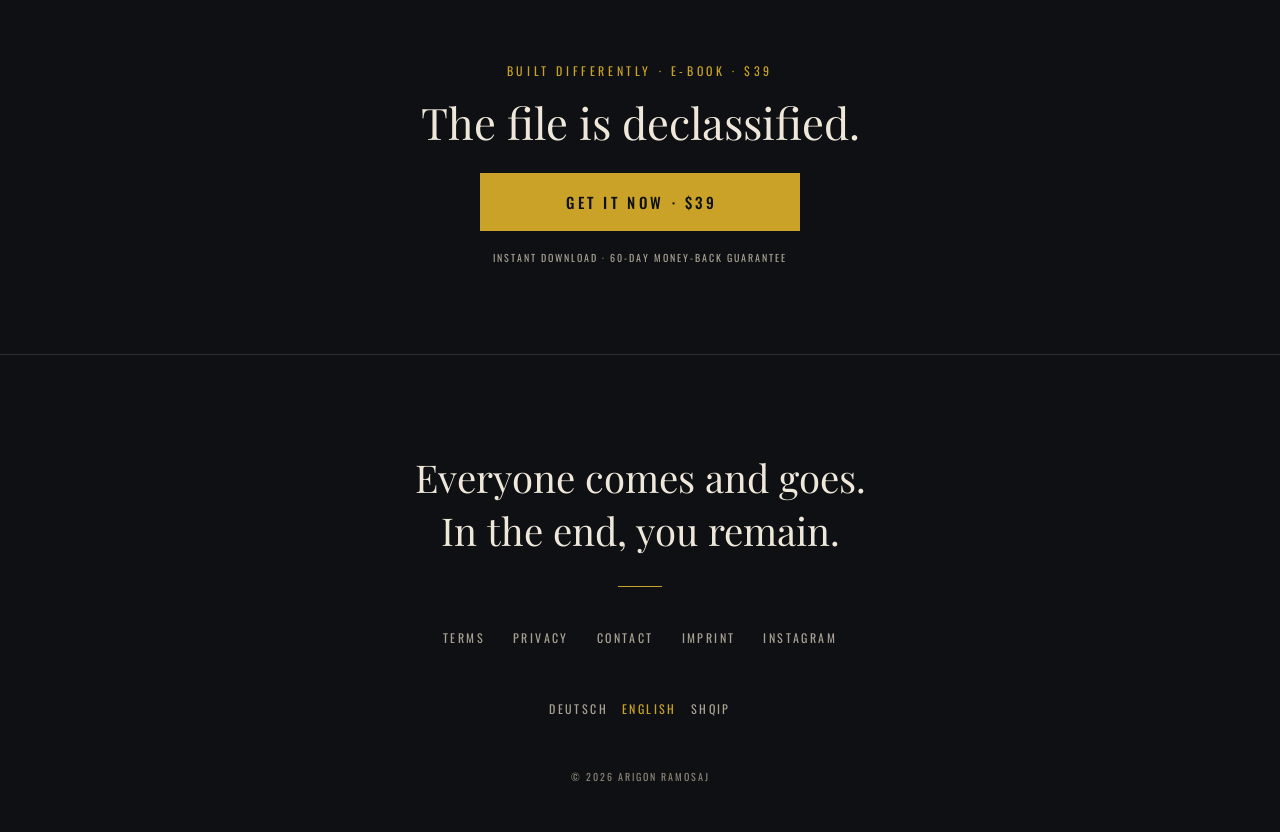
<file: en/index.html>
<!doctype html>
<html lang="en-US" data-buy="https://www.checkout-ds24.com/product/752940">
<head>
<meta charset="utf-8">
<meta name="viewport" content="width=device-width, initial-scale=1, viewport-fit=cover">
<title>Built Differently | The e-book by Arigon Ramosaj</title>
<meta name="description" content="The e-book by Arigon Ramosaj for young men who feel the normal path isn&#x27;t enough: what school, the bank, and your boss never explained to you. Written in Switzerland. 156 pages, PDF, $39.">
<meta name="author" content="Arigon Ramosaj">
<link rel="canonical" href="https://builtdifferently.ch/en/">
<link rel="alternate" hreflang="de" href="https://builtdifferently.ch/">
<link rel="alternate" hreflang="en" href="https://builtdifferently.ch/en/">
<link rel="alternate" hreflang="sq" href="https://builtdifferently.ch/sq/">
<link rel="alternate" hreflang="x-default" href="https://builtdifferently.ch/">
<meta name="theme-color" content="#0E1013">
<meta property="og:type" content="website">
<meta property="og:locale" content="en_US">
<meta property="og:locale:alternate" content="de_CH">
<meta property="og:site_name" content="Built Differently">
<meta property="og:title" content="Built Differently">
<meta property="og:description" content="The e-book by Arigon Ramosaj for young men who feel the normal path isn&#x27;t enough: what school, the bank, and your boss never explained to you. Written in Switzerland. 156 pages, PDF, $39.">
<meta property="og:url" content="https://builtdifferently.ch/en/">
<meta property="og:image" content="https://builtdifferently.ch/assets/og-en.jpg">
<meta property="og:image:width" content="1200">
<meta property="og:image:height" content="630">
<meta property="og:image:alt" content="Built Differently by Arigon Ramosaj: the book cover next to the title">
<meta name="twitter:card" content="summary_large_image">
<meta name="twitter:title" content="Built Differently">
<meta name="twitter:description" content="The e-book by Arigon Ramosaj for young men who feel the normal path isn&#x27;t enough: what school, the bank, and your boss never explained to you. Written in Switzerland. 156 pages, PDF, $39.">
<meta name="twitter:image" content="https://builtdifferently.ch/assets/og-en.jpg">
<link rel="icon" href="/favicon.svg" type="image/svg+xml">
<link rel="icon" href="/favicon-32.png" sizes="32x32" type="image/png">
<link rel="apple-touch-icon" href="/apple-touch-icon.png">
<link rel="manifest" href="/site.webmanifest">
<link rel="preload" href="/assets/fonts/PlayfairDisplay.woff2" as="font" type="font/woff2" crossorigin>
<link rel="preload" href="/assets/fonts/Oswald.woff2" as="font" type="font/woff2" crossorigin>
<script>/* feste Bildschirmhöhe in px: ändert sich nicht, wenn die Browserleiste (z. B. im Instagram-Browser) beim Scrollen ein- und ausfährt */(function(){var r=document.documentElement,w=0,h=0;function s(f){var nw=window.innerWidth,nh=window.innerHeight;if(f||nw!==w||Math.abs(nh-h)>h*0.3){w=nw;h=nh;r.style.setProperty("--bd-vh",(nh/100)+"px");}}s(true);window.addEventListener("resize",function(){s(false)});window.addEventListener("orientationchange",function(){setTimeout(function(){s(true)},400)});})();</script>
<link rel="stylesheet" href="/assets/site.css?v=8">
<script type="application/ld+json">{"@context": "https://schema.org", "@type": "Book", "name": "Built Differently", "author": {"@type": "Person", "name": "Arigon Ramosaj"}, "inLanguage": "en-US", "bookFormat": "https://schema.org/EBook", "numberOfPages": 156, "description": "The e-book by Arigon Ramosaj for young men who feel the normal path isn't enough: what school, the bank, and your boss never explained to you. Written in Switzerland. 156 pages, PDF, $39.", "image": "https://builtdifferently.ch/assets/bd/en/cover.jpg", "url": "https://builtdifferently.ch/en/"}</script>
<script src="/assets/app.js?v=8" defer></script>
</head>
<body>
<div class="bd-site">
<a class="bd-skip" href="#inhalt">Skip to content</a>
<header class="bd-header">
<a class="bd-brand" href="#akte">Built Differently</a>
<nav class="bd-nav" aria-label="Site navigation">
<a href="#inhalt">Contents</a>
<a href="#autor">Author</a>
<a href="#fragen">FAQ</a>
<a class="bd-lang" href="/" hreflang="de" lang="de" aria-label="Deutsche Version">DE</a>
<a class="bd-cta-header" href="#kaufen" data-kauf="">Get the book · $39</a>
</nav>
</header>
<main>
<section class="journey" aria-label="The file">
<div class="journey__stage">
<div class="journey__media" aria-hidden="true">
<picture>
<source media="(orientation: portrait) and (max-width: 1024px)" srcset="/assets/film/en/akte-mobil-0.jpg">
<img src="/assets/film/en/akte-desktop-0.jpg" alt="" fetchpriority="high" decoding="async">
</picture>
<video muted playsinline preload="none" tabindex="-1" disableremoteplayback data-src-desktop="/assets/film/en/akte-desktop.mp4" data-src-mobil="/assets/film/en/akte-mobil.mp4"></video>
</div>
<div class="journey__shade" aria-hidden="true"></div>
<nav class="journey__route" aria-label="Film chapters"><button type="button">File</button><button type="button">06:00</button><button type="button">Findings</button><button type="button">Opened</button></nav>
<div class="journey__progress" aria-hidden="true"><span></span></div>
</div>
<div class="journey__story">
<article class="chapter" id="akte" data-align="left" style="min-height: 100vh; min-height: calc(var(--bd-vh, 1svh) * 100)" data-still-desktop="/assets/film/en/akte-desktop-0.jpg" data-still-mobil="/assets/film/en/akte-mobil-0.jpg"><div class="chapter__pin"><div class="chapter__copy"><p class="chapter__kicker">The e-book by Arigon Ramosaj · File Nº 01</p><span class="bd-stamp" aria-hidden="true">Confidential</span><h1 class="chapter__title">Built Differently</h1><p class="chapter__body">What school, the bank, and your boss never explained to you.</p><p class="bd-akte-for">For young men who feel that the normal path isn't enough.</p><div class="chapter__actions"><div class="bd-akte-actions"><a class="bd-cta-akte" href="#kaufen" data-kauf="">Get the book · $39</a><p class="bd-akte-note">156 pages · PDF · Instant download · 60-day money-back guarantee</p></div></div></div></div></article>
<article class="chapter" id="protokoll" data-align="right" style="min-height: 70vh; min-height: calc(var(--bd-vh, 1svh) * 70)" data-still-desktop="/assets/film/en/akte-desktop-90.jpg" data-still-mobil="/assets/film/en/akte-mobil-90.jpg"><div class="chapter__pin"><div class="chapter__copy"><p class="chapter__kicker">Log · Monday · 06:00</p><h2 class="chapter__title">You got up at six. Not because you wanted to.</h2><p class="chapter__body">Because an alarm told you to. For a job you would never have picked if anyone had asked you. Nobody did.</p></div></div></article>
<article class="chapter" id="befund" data-align="left" style="min-height: 70vh; min-height: calc(var(--bd-vh, 1svh) * 70)" data-still-desktop="/assets/film/en/akte-desktop-180.jpg" data-still-mobil="/assets/film/en/akte-mobil-180.jpg"><div class="chapter__pin"><div class="chapter__copy"><p class="chapter__kicker">Log · Findings</p><h2 class="chapter__title">It isn't chance, and it isn't bad luck.</h2><p class="chapter__body">They told you: Pay attention in school. Learn a trade. Put money in a savings account. You did all of it. This is a system that works exactly the way it's supposed to. Just not for you.</p></div></div></article>
<article class="chapter" id="geoeffnet" data-align="right" style="min-height: 85vh; min-height: calc(var(--bd-vh, 1svh) * 85)" data-still-desktop="/assets/film/en/akte-desktop-270.jpg" data-still-mobil="/assets/film/en/akte-mobil-270.jpg"><div class="chapter__pin"><div class="chapter__copy"><p class="chapter__kicker">File opened</p><h2 class="chapter__title">Discipline. Style. System.</h2><p class="chapter__body">Seven parts on money, school, work, and the man in the mirror. Typeset like a book from the thirties.</p><ul class="chapter__tags"><li>156 pages</li><li>33 chapters</li><li>Every number sourced</li></ul><div class="chapter__actions"><div class="bd-open-actions"><a class="bd-cta-open" href="#kaufen" data-kauf="">Get the book · $39</a><a class="bd-link-inhalt" href="#nutzen">See what's inside</a></div></div></div></div></article>
</div>
</section>
<div class="bd-variant bd-variant--mobile">
<section style="padding: 26px 20px 30px; background: #0E1013; border-top: 1px solid #3A3220; border-bottom: 1px solid #3A3220; display: flex; flex-direction: column; align-items: center; gap: 16px">
<div style="width: 100%; display: grid; grid-template-columns: repeat(3, minmax(0, 1fr)); gap: 8px; text-align: center">
<div style="display: flex; flex-direction: column; gap: 4px"><div style="font-family: 'Playfair Display', serif; font-size: 32px; line-height: 1; color: #EFE8DA">156</div><div style="font-family: Oswald, sans-serif; font-size: 10px; letter-spacing: 0.24em; padding-left: 0.24em; color: #A9A294">PAGES</div></div>
<div style="display: flex; flex-direction: column; gap: 4px; border-left: 1px solid #2B2E33; border-right: 1px solid #2B2E33"><div style="font-family: 'Playfair Display', serif; font-size: 32px; line-height: 1; color: #EFE8DA">7</div><div style="font-family: Oswald, sans-serif; font-size: 10px; letter-spacing: 0.24em; padding-left: 0.24em; color: #A9A294">FILES</div></div>
<div style="display: flex; flex-direction: column; gap: 4px"><div style="font-family: 'Playfair Display', serif; font-size: 32px; line-height: 1; color: #EFE8DA">7</div><div style="font-family: Oswald, sans-serif; font-size: 10px; letter-spacing: 0.24em; padding-left: 0.24em; color: #A9A294">DAILY QUESTS</div></div>
</div>
<div style="font-family: Oswald, sans-serif; font-size: 11px; letter-spacing: 0.3em; padding-left: 0.3em; color: #C9A227">EVERY NUMBER SOURCED</div>
</section>

<section id="nutzen" style="padding: 56px 28px 64px; background: #0E1013; display: flex; flex-direction: column; gap: 22px">
<div style="font-family: Oswald, sans-serif; font-size: 11px; letter-spacing: 0.3em; color: #C9A227">AFTER THE BOOK</div>
<h2 style="margin: 0; font-family: 'Playfair Display', serif; font-weight: 400; font-size: 30px; line-height: 1.2; color: #EFE8DA">After 156 pages you know:</h2>
<div style="display: flex; flex-direction: column">
<div style="display: grid; grid-template-columns: 32px minmax(0, 1fr); align-items: baseline; padding: 16px 0; border-top: 1px solid #2B2E33"><span style="font-family: 'Playfair Display', serif; font-size: 20px; line-height: 1; color: #C9A227">1</span><span style="font-size: 18px; line-height: 1.5; color: #EFE8DA">Who profits from you being tired. Not a conspiracy, a system of incentives.</span></div>
<div style="display: grid; grid-template-columns: 32px minmax(0, 1fr); align-items: baseline; padding: 16px 0; border-top: 1px solid #2B2E33"><span style="font-family: 'Playfair Display', serif; font-size: 20px; line-height: 1; color: #C9A227">2</span><span style="font-size: 18px; line-height: 1.5; color: #EFE8DA">The five subjects school left out: taxes, selling, contracts, compound interest, negotiating.</span></div>
<div style="display: grid; grid-template-columns: 32px minmax(0, 1fr); align-items: baseline; padding: 16px 0; border-top: 1px solid #2B2E33"><span style="font-family: 'Playfair Display', serif; font-size: 20px; line-height: 1; color: #C9A227">3</span><span style="font-size: 18px; line-height: 1.5; color: #EFE8DA">What inflation does to your savings account, your pension, and your apartment.</span></div>
<div style="display: grid; grid-template-columns: 32px minmax(0, 1fr); align-items: baseline; padding: 16px 0; border-top: 1px solid #2B2E33"><span style="font-family: 'Playfair Display', serif; font-size: 20px; line-height: 1; color: #C9A227">4</span><span style="font-size: 18px; line-height: 1.5; color: #EFE8DA">Why a steady job means one single client. And why a raise often isn't one.</span></div>
<div style="display: grid; grid-template-columns: 32px minmax(0, 1fr); align-items: baseline; padding: 16px 0; border-top: 1px solid #2B2E33; border-bottom: 1px solid #2B2E33"><span style="font-family: 'Playfair Display', serif; font-size: 20px; line-height: 1; color: #C9A227">5</span><span style="font-size: 18px; line-height: 1.5; color: #EFE8DA">The four skills that count, three ways to your first 1,000 francs, and what self-employment really costs.</span></div>
</div>
<p style="margin: 0; font-style: italic; font-size: 18px; line-height: 1.55; color: #CFC7B7">Plus Part 6 on fit, fabric, and color, Part 7 on discipline and your word, and three tasks after every part.</p>
<a href="#kaufen" data-kauf="" style="display: flex; align-items: center; justify-content: center; min-height: 56px; box-sizing: border-box; background: #C9A227; color: #0E1013; text-decoration: none; font-family: Oswald, sans-serif; font-weight: 500; font-size: 15px; letter-spacing: 0.22em; padding: 0 22px 0 calc(22px + 0.22em); width: 100%; margin-top: 6px">GET THE BOOK · $39</a>
<div style="font-family: Oswald, sans-serif; font-size: 10px; letter-spacing: 0.2em; line-height: 1.7; color: #A9A294; text-align: center">INSTANT DOWNLOAD · 60-DAY MONEY-BACK GUARANTEE</div>
<a href="#inhalt" style="align-self: center; font-style: italic; font-size: 17px; color: #CFC7B7; text-decoration: underline; text-underline-offset: 4px">See all seven parts</a>
</section>

<section id="seiten" style="border-top: 1px solid #2B2E33; padding: 56px 0 60px; background: #0E1013; display: flex; flex-direction: column; gap: 20px">
<div style="padding: 0 24px; display: flex; flex-direction: column; gap: 12px; text-align: center; align-items: center">
<div style="font-family: Oswald, sans-serif; font-size: 11px; letter-spacing: 0.4em; padding-left: 0.4em; color: #C9A227">EVIDENCE</div>
<h2 style="margin: 0; font-family: 'Playfair Display', serif; font-weight: 400; font-size: 28px; line-height: 1.2; color: #EFE8DA">Seven pages from the book.</h2>
</div>
<div class="bd-reels bd-reels--m" style="padding: 10px 28px 30px">
<div class="bd-reel bd-seite" style="gap: 12px"><img loading="lazy" decoding="async" width="800" height="1134" src="/assets/bd/buch/en/seite-1.jpg" alt="Book page: table of contents" style="width: 100%; height: auto; aspect-ratio: 800 / 1134; display: block; background: #181B20; box-shadow: 0 10px 24px rgba(0,0,0,0.55)"><div style="font-family: Oswald, sans-serif; font-size: 10px; letter-spacing: 0.16em; line-height: 1.5; text-align: center; color: #BDB5A5">A · CONTENTS</div></div>
<div class="bd-reel bd-seite" style="gap: 12px"><img loading="lazy" decoding="async" width="800" height="1134" src="/assets/bd/buch/en/seite-2.jpg" alt="Book page: title page of Part 1, The Matrix Is Not a Movie" style="width: 100%; height: auto; aspect-ratio: 800 / 1134; display: block; background: #181B20; box-shadow: 0 10px 24px rgba(0,0,0,0.55)"><div style="font-family: Oswald, sans-serif; font-size: 10px; letter-spacing: 0.16em; line-height: 1.5; text-align: center; color: #BDB5A5">B · SEVEN FILES</div></div>
<div class="bd-reel bd-seite" style="gap: 12px"><img loading="lazy" decoding="async" width="800" height="1134" src="/assets/bd/buch/en/seite-3.jpg" alt="Book page: Chapter 1.1, The question nobody ever asked you" style="width: 100%; height: auto; aspect-ratio: 800 / 1134; display: block; background: #181B20; box-shadow: 0 10px 24px rgba(0,0,0,0.55)"><div style="font-family: Oswald, sans-serif; font-size: 10px; letter-spacing: 0.16em; line-height: 1.5; text-align: center; color: #BDB5A5">C · CHAPTER 1.1</div></div>
<div class="bd-reel bd-seite" style="gap: 12px"><img loading="lazy" decoding="async" width="800" height="1134" src="/assets/bd/buch/en/seite-4.jpg" alt="Book page: Chapter 3.3, How money is created" style="width: 100%; height: auto; aspect-ratio: 800 / 1134; display: block; background: #181B20; box-shadow: 0 10px 24px rgba(0,0,0,0.55)"><div style="font-family: Oswald, sans-serif; font-size: 10px; letter-spacing: 0.16em; line-height: 1.5; text-align: center; color: #BDB5A5">D · EVERY NUMBER SOURCED</div></div>
<div class="bd-reel bd-seite" style="gap: 12px"><img loading="lazy" decoding="async" width="800" height="1134" src="/assets/bd/buch/en/seite-5.jpg" alt="Book page: Daily Quest with three tasks" style="width: 100%; height: auto; aspect-ratio: 800 / 1134; display: block; background: #181B20; box-shadow: 0 10px 24px rgba(0,0,0,0.55)"><div style="font-family: Oswald, sans-serif; font-size: 10px; letter-spacing: 0.16em; line-height: 1.5; text-align: center; color: #BDB5A5">E · A DAILY QUEST AFTER EVERY PART</div></div>
<div class="bd-reel bd-seite" style="gap: 12px"><img loading="lazy" decoding="async" width="800" height="1134" src="/assets/bd/buch/en/seite-6.jpg" alt="Book page: plate with two illustrated outfits, Day and Business" style="width: 100%; height: auto; aspect-ratio: 800 / 1134; display: block; background: #181B20; box-shadow: 0 10px 24px rgba(0,0,0,0.55)"><div style="font-family: Oswald, sans-serif; font-size: 10px; letter-spacing: 0.16em; line-height: 1.5; text-align: center; color: #BDB5A5">F · EIGHT PLATES IN CATALOG STYLE</div></div>
<div class="bd-reel bd-seite" style="gap: 12px"><img loading="lazy" decoding="async" width="800" height="1134" src="/assets/bd/buch/en/seite-7.jpg" alt="Book page: sources for Part 1 in the appendix" style="width: 100%; height: auto; aspect-ratio: 800 / 1134; display: block; background: #181B20; box-shadow: 0 10px 24px rgba(0,0,0,0.55)"><div style="font-family: Oswald, sans-serif; font-size: 10px; letter-spacing: 0.16em; line-height: 1.5; text-align: center; color: #BDB5A5">G · SOURCES IN THE APPENDIX</div></div>
</div>
<div style="padding: 0 28px; font-family: Oswald, sans-serif; font-size: 10px; letter-spacing: 0.3em; color: #A9A294">SWIPE →</div>
</section>

<section style="padding: 20px 24px 72px; background: #0E1013; display: flex; flex-direction: column; gap: 24px">
<div style="border: 1px solid #C9A227; padding: 6px">
<div style="border: 1px solid #5E4E1E; padding: 36px 22px; display: flex; flex-direction: column; align-items: center; gap: 10px">
<div style="font-family: Oswald, sans-serif; font-size: 10px; letter-spacing: 0.6em; padding-left: 0.6em; color: #8E7A45">SYSTEM</div>
<div style="font-family: Oswald, sans-serif; font-size: 30px; letter-spacing: 0.24em; padding-left: 0.24em; color: #C9A227">DAILY QUEST</div>
<div style="font-family: Oswald, sans-serif; font-size: 12px; letter-spacing: 0.4em; padding-left: 0.4em; color: #EFE8DA">TIME</div>
<div style="width: 100%; height: 1px; background: #5E4E1E; margin: 18px 0"></div>
<div style="width: 100%; display: flex; flex-direction: column; gap: 18px">
<div style="display: flex; gap: 14px; align-items: flex-start"><div style="flex-shrink: 0; width: 16px; height: 16px; border: 1px solid #C9A227; margin-top: 2px"></div><div style="font-family: Oswald, sans-serif; font-size: 13px; letter-spacing: 0.06em; line-height: 1.5; color: #EFE8DA">CHECK YOUR SCREEN TIME. WRITE THE NUMBER DOWN.</div></div>
<div style="display: flex; gap: 14px; align-items: flex-start"><div style="flex-shrink: 0; width: 16px; height: 16px; border: 1px solid #C9A227; margin-top: 2px"></div><div style="font-family: Oswald, sans-serif; font-size: 13px; letter-spacing: 0.06em; line-height: 1.5; color: #EFE8DA">PUT YOUR PHONE IN ANOTHER ROOM FOR ONE HOUR.</div></div>
<div style="display: flex; gap: 14px; align-items: flex-start"><div style="flex-shrink: 0; width: 16px; height: 16px; border: 1px solid #C9A227; margin-top: 2px"></div><div style="font-family: Oswald, sans-serif; font-size: 13px; letter-spacing: 0.06em; line-height: 1.5; color: #EFE8DA">GO OUTSIDE FOR TEN MINUTES. NO HEADPHONES.</div></div>
</div>
<div style="width: 100%; height: 1px; background: #5E4E1E; margin: 18px 0"></div>
<div style="font-family: Oswald, sans-serif; font-size: 11px; letter-spacing: 0.22em; color: #C9A227">DONE ON ___ OF 7 DAYS</div>
</div>
</div>
<p style="margin: 0; font-size: 18px; line-height: 1.55; text-align: center; color: #CFC7B7">Three tasks after every part. None takes longer than fifteen minutes. None costs money.</p>
</section>

<section style="padding: 0; background: #0E1013; display: flex; flex-direction: column">
<div style="position: relative; width: 100%; aspect-ratio: 928 / 1152; overflow: hidden">
<video class="bd-handy" muted loop playsinline preload="none" disableremoteplayback width="720" height="894" poster="/assets/bd/buch/en/handy.jpg" data-src="/assets/bd/buch/en/handy.mp4" aria-label="The Built Differently e-book on a phone, on black marble with a watch, fountain pen, and notebook" style="position: absolute; top: 0; left: 0; width: 100%; height: 100%; object-fit: cover; display: block"></video>
<div style="position: absolute; left: 0; right: 0; bottom: 0; height: 32%; background: linear-gradient(to bottom, rgba(14,16,19,0) 0%, #0E1013 100%)"></div>
</div>
<div style="padding: 0 28px 20px; margin-top: -40px; position: relative; display: flex; flex-direction: column; gap: 10px; text-align: center; align-items: center">
<h2 style="margin: 0; font-family: 'Playfair Display', serif; font-weight: 400; font-size: 28px; line-height: 1.2; color: #EFE8DA">On your phone, one minute after you buy.</h2>
<p style="margin: 0; font-size: 17px; line-height: 1.5; color: #CFC7B7">PDF for phone, tablet, and laptop. No shipping, no waiting.</p>
</div>
</section>

<section id="kaufen" style="padding: 36px 16px 76px; background: #0E1013; display: flex; flex-direction: column">
<div style="align-self: flex-start; margin-left: 14px; padding: 10px 18px 8px; background: #E6DCC3; border-radius: 6px 6px 0 0; font-family: Oswald, sans-serif; font-size: 11px; letter-spacing: 0.3em; color: #5C4609">FILE Nº 01 · FOR YOU</div>
<div style="position: relative; background: #E6DCC3; color: #1B1812; padding: 44px 22px 36px; display: flex; flex-direction: column; align-items: center; gap: 20px; text-align: center; border-radius: 0 4px 4px 4px">
<div style="position: relative; width: 220px">
<img loading="lazy" decoding="async" src="/assets/bd/en/cover.jpg" alt="Built Differently book cover" style="width: 220px; height: auto; display: block; box-shadow: 0 18px 40px rgba(14,16,19,0.40)">
<div style="position: absolute; right: -30px; bottom: 26px; transform: rotate(-9deg); border: 2.5px solid #9A2B22; padding: 7px 12px 6px; background: rgba(230,220,195,0.82); font-family: Oswald, sans-serif; font-weight: 500; font-size: 16px; letter-spacing: 0.3em; padding-left: calc(12px + 0.3em); color: #9A2B22">DECLASSIFIED</div>
</div>
<h2 style="margin: 14px 0 0; font-family: 'Playfair Display', serif; font-weight: 400; font-size: 30px; line-height: 1.15; color: #16130E">Built Differently</h2>
<p style="margin: 0; font-style: italic; font-size: 18px; line-height: 1.4; color: #463E30">What school, the bank, and your boss never explained to you</p>
<div style="font-family: 'Playfair Display', serif; font-size: 44px; line-height: 1; color: #16130E">$39</div><div style="font-family: Oswald, sans-serif; font-size: 12px; letter-spacing: 0.22em; color: #5C4609">IN THE EU: EUR 39 · ONE-TIME, NO SUBSCRIPTION</div>
<div style="width: 100%; display: flex; flex-direction: column; text-align: left">
<div style="padding: 13px 0; border-top: 1px solid #C4B592; font-size: 17px; line-height: 1.45; color: #2A241B">156 pages, typeset like a book from the thirties</div>
<div style="padding: 13px 0; border-top: 1px solid #C4B592; font-size: 17px; line-height: 1.45; color: #2A241B">PDF for phone, tablet, and laptop</div>
<div style="padding: 13px 0; border-top: 1px solid #C4B592; font-size: 17px; line-height: 1.45; color: #2A241B">7 parts, 33 chapters, every number sourced</div>
<div style="padding: 13px 0; border-top: 1px solid #C4B592; font-size: 17px; line-height: 1.45; color: #2A241B">7 Daily Quests with three tasks each</div>
<div style="padding: 13px 0; border-top: 1px solid #C4B592; border-bottom: 1px solid #C4B592; font-size: 17px; line-height: 1.45; color: #2A241B">8 illustrated plates: fit, colors, combinations</div>
</div>
<a href="#kaufen" data-kauf="" style="margin-top: 8px; display: flex; align-items: center; justify-content: center; min-height: 56px; width: 100%; box-sizing: border-box; background: #0E1013; color: #C9A227; text-decoration: none; font-family: Oswald, sans-serif; font-size: 15px; letter-spacing: 0.22em; padding-left: 0.22em">GET IT NOW · $39</a>
<div style="font-family: Oswald, sans-serif; font-size: 10px; letter-spacing: 0.2em; color: #5E5443">INSTANT DOWNLOAD · 60-DAY MONEY-BACK GUARANTEE</div>
</div>
<div style="margin-top: 22px; border: 1px solid #C9A227; padding: 6px"><div style="border: 1px solid #5C4A14; padding: 30px 20px 28px; display: flex; flex-direction: column; align-items: center; gap: 14px; text-align: center"><div style="font-family: 'Playfair Display', serif; font-size: 64px; line-height: 0.9; color: #C9A227">60</div><div style="font-family: Oswald, sans-serif; font-size: 12px; letter-spacing: 0.3em; padding-left: 0.3em; color: #C9A227">DAY MONEY-BACK GUARANTEE</div><p style="margin: 0; font-size: 18px; line-height: 1.55; color: #EFE8DA">Read the book. If it does nothing for you, email me within 60 days and you get your money back. No reason needed.</p><div style="font-family: Oswald, sans-serif; font-size: 10px; letter-spacing: 0.2em; line-height: 1.7; color: #A9A294">REFUNDS ARE HANDLED BY DIGISTORE24</div></div></div>
</section>

<section id="autor" style="padding: 60px 28px 68px; background: #0E1013; border-top: 1px solid #2B2E33; display: flex; flex-direction: column; gap: 22px">
<div style="display: flex; justify-content: space-between; align-items: center">
<div style="font-family: Oswald, sans-serif; font-size: 11px; letter-spacing: 0.3em; color: #C9A227">THE AUTHOR</div>
<div style="font-family: Oswald, sans-serif; font-size: 11px; letter-spacing: 0.3em; color: #A9A294">ZÜRICH</div>
</div>
<div style="position: relative; width: 100%; aspect-ratio: 4 / 5; background: #181B20; overflow: hidden">
<img loading="lazy" decoding="async" src="/assets/bd/autor.jpg" alt="Arigon Ramosaj in a dark coat and turtleneck, at night in front of the city" style="position: absolute; top: 0; left: 0; width: 100%; height: 100%; object-fit: cover; display: block">
<div style="position: absolute; top: 12px; left: 12px; width: 22px; height: 22px; border-top: 1px solid #C9A227; border-left: 1px solid #C9A227"></div>
<div style="position: absolute; top: 12px; right: 12px; width: 22px; height: 22px; border-top: 1px solid #C9A227; border-right: 1px solid #C9A227"></div>
<div style="position: absolute; bottom: 12px; left: 12px; width: 22px; height: 22px; border-bottom: 1px solid #C9A227; border-left: 1px solid #C9A227"></div>
<div style="position: absolute; bottom: 12px; right: 12px; width: 22px; height: 22px; border-bottom: 1px solid #C9A227; border-right: 1px solid #C9A227"></div>
</div>
<h2 style="margin: 0; font-family: 'Playfair Display', serif; font-weight: 400; font-size: 32px; line-height: 1.15; color: #EFE8DA">Arigon Ramosaj</h2>
<div style="margin-top: -10px; font-family: Oswald, sans-serif; font-size: 11px; letter-spacing: 0.22em; line-height: 1.5; color: #C9A227">FOUNDER OF OKRELAXI · ONYX RENT ZÜRICH</div>
<p style="margin: 0; font-size: 18px; line-height: 1.55; color: #CFC7B7">A foreigner twice, a fresh start twice. I learned the language and chose sales on purpose. Since 2024 I've been building OKRELAXI, and on top of that ONYX Rent Zürich.</p>
<p style="margin: 0; font-size: 18px; line-height: 1.55; color: #CFC7B7">I've invested in crypto, stocks, ETFs and real estate and tried almost every online business model. Today my personal brand is growing, and along the way I became a man.</p>
<p style="margin: 0; font-size: 18px; line-height: 1.55; color: #CFC7B7">This book is what I learned on the way. I made the mistakes myself, so you don't have to make all of them.</p>
<div style="display: flex; flex-direction: column; gap: 12px; margin-top: 6px"><div style="font-family: Oswald, sans-serif; font-size: 11px; letter-spacing: 0.3em; color: #C9A227">MY CODE</div><p style="margin: 0; padding-left: 14px; border-left: 1px solid #C9A227; font-family: 'Playfair Display', serif; font-style: italic; font-size: 19px; line-height: 1.4; color: #EFE8DA">Discipline is what you do when the motivation is gone.</p><p style="margin: 0; padding-left: 14px; border-left: 1px solid #C9A227; font-family: 'Playfair Display', serif; font-style: italic; font-size: 19px; line-height: 1.4; color: #EFE8DA">Your word is only worth something if it costs you something.</p><p style="margin: 0; padding-left: 14px; border-left: 1px solid #C9A227; font-family: 'Playfair Display', serif; font-style: italic; font-size: 19px; line-height: 1.4; color: #EFE8DA">Look at your circle and you'll see where you're going.</p></div>
<div style="display: flex; flex-direction: column; margin-top: 6px"><div style="padding-bottom: 10px; font-family: Oswald, sans-serif; font-size: 11px; letter-spacing: 0.3em; color: #C9A227">CHECK FOR YOURSELF</div><a href="https://okrelaxi.ch" target="_blank" rel="noopener" style="display: flex; flex-wrap: wrap; justify-content: space-between; align-items: center; gap: 2px 16px; min-height: 48px; padding: 8px 0; border-top: 1px solid #2B2E33; text-decoration: none"><span style="font-family: Oswald, sans-serif; font-size: 11px; letter-spacing: 0.22em; color: #A9A294">OKRELAXI · SINCE 2024</span><span style="font-family: 'Playfair Display', serif; font-size: 18px; color: #C9A227; overflow-wrap: anywhere">okrelaxi.ch →</span></a><a href="https://www.instagram.com/onyx.zuerich" target="_blank" rel="noopener" style="display: flex; flex-wrap: wrap; justify-content: space-between; align-items: center; gap: 2px 16px; min-height: 48px; padding: 8px 0; border-top: 1px solid #2B2E33; text-decoration: none"><span style="font-family: Oswald, sans-serif; font-size: 11px; letter-spacing: 0.22em; color: #A9A294">ONYX RENT ZÜRICH</span><span style="font-family: 'Playfair Display', serif; font-size: 18px; color: #C9A227; overflow-wrap: anywhere">@onyx.zuerich →</span></a><a href="https://www.instagram.com/arigon.ramosaj" target="_blank" rel="noopener" style="display: flex; flex-wrap: wrap; justify-content: space-between; align-items: center; gap: 2px 16px; min-height: 48px; padding: 8px 0; border-top: 1px solid #2B2E33; text-decoration: none"><span style="font-family: Oswald, sans-serif; font-size: 11px; letter-spacing: 0.22em; color: #A9A294">INSTAGRAM</span><span style="font-family: 'Playfair Display', serif; font-size: 18px; color: #C9A227; overflow-wrap: anywhere">@arigon.ramosaj →</span></a><a href="mailto:builtdifferently.book@gmail.com" style="display: flex; flex-wrap: wrap; justify-content: space-between; align-items: center; gap: 2px 16px; min-height: 48px; padding: 8px 0; border-top: 1px solid #2B2E33; text-decoration: none"><span style="font-family: Oswald, sans-serif; font-size: 11px; letter-spacing: 0.22em; color: #A9A294">EMAIL</span><span style="font-family: 'Playfair Display', serif; font-size: 18px; color: #C9A227; overflow-wrap: anywhere">builtdifferently.book@gmail.com →</span></a><div style="border-top: 1px solid #2B2E33"></div></div>

<div id="beleg" style="display: flex; flex-direction: column; gap: 14px; margin-top: 18px; padding-top: 22px; border-top: 1px solid #2B2E33"><div style="font-family: Oswald, sans-serif; font-size: 11px; letter-spacing: 0.3em; color: #C9A227">PROOF · OKRELAXI</div><h3 style="margin: 0; font-family: 'Playfair Display', serif; font-weight: 400; font-size: 26px; line-height: 1.2; color: #EFE8DA">I don't just talk about it.</h3><p style="margin: 0; font-size: 16px; line-height: 1.55; color: #CFC7B7">Two screenshots from my shop, Okrelaxi. Not to show off, but as proof that I do what I write about. They are not a promise of what you will earn.</p><div style="display: flex; gap: 14px; overflow-x: auto; scroll-snap-type: x mandatory; margin: 6px -28px 0; padding: 6px 28px 10px; scroll-padding-left: 28px"><div style="flex-shrink: 0; width: 78%; display: flex; flex-direction: column; gap: 12px; scroll-snap-align: start; pointer-events: none; user-select: none; -webkit-user-select: none; -webkit-touch-callout: none"><img draggable="false" loading="lazy" decoding="async" src="/assets/bd/okrelaxi/bestellungen-1.jpg" width="720" height="1256" alt="Screenshot: Shopify notifications from Okrelaxi, orders #1042 to #1049" style="width: 100%; height: auto; display: block; border: 1px solid #3A3220; transform: rotate(-1deg); box-shadow: 0 12px 28px rgba(0,0,0,0.55)"></div><div style="flex-shrink: 0; width: 78%; display: flex; flex-direction: column; gap: 12px; scroll-snap-align: start; pointer-events: none; user-select: none; -webkit-user-select: none; -webkit-touch-callout: none"><img draggable="false" loading="lazy" decoding="async" src="/assets/bd/okrelaxi/bestellungen-2.jpg" width="720" height="1256" alt="Screenshot: Shopify notifications from Okrelaxi, orders #1038 to #1040 and more new orders" style="width: 100%; height: auto; display: block; border: 1px solid #3A3220; transform: rotate(1deg); box-shadow: 0 12px 28px rgba(0,0,0,0.55)"></div></div><div style="font-family: Oswald, sans-serif; font-size: 10px; letter-spacing: 0.22em; color: #8C8577">SWIPE FOR BOTH SCREENSHOTS</div></div>
</section>

<section id="reichweite" style="padding: 60px 0 68px; background: #0E1013; border-top: 1px solid #2B2E33; display: flex; flex-direction: column; gap: 22px">
<div style="padding: 0 28px; display: flex; flex-direction: column; gap: 22px"><div style="display: flex; justify-content: space-between; align-items: center"><div style="font-family: Oswald, sans-serif; font-size: 11px; letter-spacing: 0.3em; color: #C9A227">REACH</div><div style="font-family: Oswald, sans-serif; font-size: 11px; letter-spacing: 0.3em; color: #A9A294">INSTAGRAM</div></div><h2 style="margin: 0; font-family: 'Playfair Display', serif; font-weight: 400; font-size: 30px; line-height: 1.2; color: #EFE8DA">Almost 1 million views on eight reels.</h2><p style="margin: 0; font-size: 18px; line-height: 1.55; color: #CFC7B7">My most-watched videos on Instagram. Tap a video to watch it there.</p></div>
<div class="bd-reels bd-reels--m"><a class="bd-reel" href="https://www.instagram.com/reel/Dfh500HxoNP/" target="_blank" rel="noopener"><div style="position: relative; width: 100%; aspect-ratio: 4 / 5; background: #181B20; overflow: hidden"><img loading="lazy" decoding="async" src="/assets/bd/reels/reel-4.jpg" alt="Reel: Arigon at the wheel, text about starting his own business" style="position: absolute; top: 0; left: 0; width: 100%; height: 100%; object-fit: cover; display: block"><div style="position: absolute; top: 8px; left: 8px; width: 14px; height: 14px; border-top: 1px solid #C9A227; border-left: 1px solid #C9A227"></div><div style="position: absolute; top: 8px; right: 8px; width: 14px; height: 14px; border-top: 1px solid #C9A227; border-right: 1px solid #C9A227"></div><div style="position: absolute; bottom: 8px; left: 8px; width: 14px; height: 14px; border-bottom: 1px solid #C9A227; border-left: 1px solid #C9A227"></div><div style="position: absolute; bottom: 8px; right: 8px; width: 14px; height: 14px; border-bottom: 1px solid #C9A227; border-right: 1px solid #C9A227"></div></div><div style="display: flex; flex-direction: column; gap: 2px"><span style="font-family: 'Playfair Display', serif; font-size: 24px; line-height: 1.1; color: #C9A227">371K</span><span style="font-family: Oswald, sans-serif; font-size: 10px; letter-spacing: 0.22em; color: #A9A294">VIEWS →</span></div></a><a class="bd-reel" href="https://www.instagram.com/reel/DfKggsXIt7G/" target="_blank" rel="noopener"><div style="position: relative; width: 100%; aspect-ratio: 4 / 5; background: #181B20; overflow: hidden"><img loading="lazy" decoding="async" src="/assets/bd/reels/reel-1.jpg" alt="Reel: Arigon in black and white under a stone arch" style="position: absolute; top: 0; left: 0; width: 100%; height: 100%; object-fit: cover; display: block"><div style="position: absolute; top: 8px; left: 8px; width: 14px; height: 14px; border-top: 1px solid #C9A227; border-left: 1px solid #C9A227"></div><div style="position: absolute; top: 8px; right: 8px; width: 14px; height: 14px; border-top: 1px solid #C9A227; border-right: 1px solid #C9A227"></div><div style="position: absolute; bottom: 8px; left: 8px; width: 14px; height: 14px; border-bottom: 1px solid #C9A227; border-left: 1px solid #C9A227"></div><div style="position: absolute; bottom: 8px; right: 8px; width: 14px; height: 14px; border-bottom: 1px solid #C9A227; border-right: 1px solid #C9A227"></div></div><div style="display: flex; flex-direction: column; gap: 2px"><span style="font-family: 'Playfair Display', serif; font-size: 24px; line-height: 1.1; color: #C9A227">280K</span><span style="font-family: Oswald, sans-serif; font-size: 10px; letter-spacing: 0.22em; color: #A9A294">VIEWS →</span></div></a><a class="bd-reel" href="https://www.instagram.com/reel/DdZOfXMI4qk/" target="_blank" rel="noopener"><div style="position: relative; width: 100%; aspect-ratio: 4 / 5; background: #181B20; overflow: hidden"><img loading="lazy" decoding="async" src="/assets/bd/reels/reel-2.jpg" alt="Reel: Arigon in a car at night" style="position: absolute; top: 0; left: 0; width: 100%; height: 100%; object-fit: cover; display: block"><div style="position: absolute; top: 8px; left: 8px; width: 14px; height: 14px; border-top: 1px solid #C9A227; border-left: 1px solid #C9A227"></div><div style="position: absolute; top: 8px; right: 8px; width: 14px; height: 14px; border-top: 1px solid #C9A227; border-right: 1px solid #C9A227"></div><div style="position: absolute; bottom: 8px; left: 8px; width: 14px; height: 14px; border-bottom: 1px solid #C9A227; border-left: 1px solid #C9A227"></div><div style="position: absolute; bottom: 8px; right: 8px; width: 14px; height: 14px; border-bottom: 1px solid #C9A227; border-right: 1px solid #C9A227"></div></div><div style="display: flex; flex-direction: column; gap: 2px"><span style="font-family: 'Playfair Display', serif; font-size: 24px; line-height: 1.1; color: #C9A227">82.4K</span><span style="font-family: Oswald, sans-serif; font-size: 10px; letter-spacing: 0.22em; color: #A9A294">VIEWS →</span></div></a><a class="bd-reel" href="https://www.instagram.com/reel/Dd0wf9Wo2kU/" target="_blank" rel="noopener"><div style="position: relative; width: 100%; aspect-ratio: 4 / 5; background: #181B20; overflow: hidden"><img loading="lazy" decoding="async" src="/assets/bd/reels/reel-3.jpg" alt="Reel: Arigon in a car, text about mistakes" style="position: absolute; top: 0; left: 0; width: 100%; height: 100%; object-fit: cover; display: block"><div style="position: absolute; top: 8px; left: 8px; width: 14px; height: 14px; border-top: 1px solid #C9A227; border-left: 1px solid #C9A227"></div><div style="position: absolute; top: 8px; right: 8px; width: 14px; height: 14px; border-top: 1px solid #C9A227; border-right: 1px solid #C9A227"></div><div style="position: absolute; bottom: 8px; left: 8px; width: 14px; height: 14px; border-bottom: 1px solid #C9A227; border-left: 1px solid #C9A227"></div><div style="position: absolute; bottom: 8px; right: 8px; width: 14px; height: 14px; border-bottom: 1px solid #C9A227; border-right: 1px solid #C9A227"></div></div><div style="display: flex; flex-direction: column; gap: 2px"><span style="font-family: 'Playfair Display', serif; font-size: 24px; line-height: 1.1; color: #C9A227">81.2K</span><span style="font-family: Oswald, sans-serif; font-size: 10px; letter-spacing: 0.22em; color: #A9A294">VIEWS →</span></div></a><a class="bd-reel" href="https://www.instagram.com/reel/DdMLfYkIn_R/" target="_blank" rel="noopener"><div style="position: relative; width: 100%; aspect-ratio: 4 / 5; background: #181B20; overflow: hidden"><img loading="lazy" decoding="async" src="/assets/bd/reels/reel-5.jpg" alt="Reel: Arigon in sunglasses, text about fathers" style="position: absolute; top: 0; left: 0; width: 100%; height: 100%; object-fit: cover; display: block"><div style="position: absolute; top: 8px; left: 8px; width: 14px; height: 14px; border-top: 1px solid #C9A227; border-left: 1px solid #C9A227"></div><div style="position: absolute; top: 8px; right: 8px; width: 14px; height: 14px; border-top: 1px solid #C9A227; border-right: 1px solid #C9A227"></div><div style="position: absolute; bottom: 8px; left: 8px; width: 14px; height: 14px; border-bottom: 1px solid #C9A227; border-left: 1px solid #C9A227"></div><div style="position: absolute; bottom: 8px; right: 8px; width: 14px; height: 14px; border-bottom: 1px solid #C9A227; border-right: 1px solid #C9A227"></div></div><div style="display: flex; flex-direction: column; gap: 2px"><span style="font-family: 'Playfair Display', serif; font-size: 24px; line-height: 1.1; color: #C9A227">63.1K</span><span style="font-family: Oswald, sans-serif; font-size: 10px; letter-spacing: 0.22em; color: #A9A294">VIEWS →</span></div></a><a class="bd-reel" href="https://www.instagram.com/reel/DfSsx0qRrbK/" target="_blank" rel="noopener"><div style="position: relative; width: 100%; aspect-ratio: 4 / 5; background: #181B20; overflow: hidden"><img loading="lazy" decoding="async" src="/assets/bd/reels/reel-6.jpg" alt="Reel: Arigon at a display case, text about the years in his room" style="position: absolute; top: 0; left: 0; width: 100%; height: 100%; object-fit: cover; display: block"><div style="position: absolute; top: 8px; left: 8px; width: 14px; height: 14px; border-top: 1px solid #C9A227; border-left: 1px solid #C9A227"></div><div style="position: absolute; top: 8px; right: 8px; width: 14px; height: 14px; border-top: 1px solid #C9A227; border-right: 1px solid #C9A227"></div><div style="position: absolute; bottom: 8px; left: 8px; width: 14px; height: 14px; border-bottom: 1px solid #C9A227; border-left: 1px solid #C9A227"></div><div style="position: absolute; bottom: 8px; right: 8px; width: 14px; height: 14px; border-bottom: 1px solid #C9A227; border-right: 1px solid #C9A227"></div></div><div style="display: flex; flex-direction: column; gap: 2px"><span style="font-family: 'Playfair Display', serif; font-size: 24px; line-height: 1.1; color: #C9A227">62.7K</span><span style="font-family: Oswald, sans-serif; font-size: 10px; letter-spacing: 0.22em; color: #A9A294">VIEWS →</span></div></a><a class="bd-reel" href="https://www.instagram.com/reel/DerBl_YI7HW/" target="_blank" rel="noopener"><div style="position: relative; width: 100%; aspect-ratio: 4 / 5; background: #181B20; overflow: hidden"><img loading="lazy" decoding="async" src="/assets/bd/reels/reel-8.jpg" alt="Reel: Arigon in a car, text about the silence after accepting" style="position: absolute; top: 0; left: 0; width: 100%; height: 100%; object-fit: cover; display: block"><div style="position: absolute; top: 8px; left: 8px; width: 14px; height: 14px; border-top: 1px solid #C9A227; border-left: 1px solid #C9A227"></div><div style="position: absolute; top: 8px; right: 8px; width: 14px; height: 14px; border-top: 1px solid #C9A227; border-right: 1px solid #C9A227"></div><div style="position: absolute; bottom: 8px; left: 8px; width: 14px; height: 14px; border-bottom: 1px solid #C9A227; border-left: 1px solid #C9A227"></div><div style="position: absolute; bottom: 8px; right: 8px; width: 14px; height: 14px; border-bottom: 1px solid #C9A227; border-right: 1px solid #C9A227"></div></div><div style="display: flex; flex-direction: column; gap: 2px"><span style="font-family: 'Playfair Display', serif; font-size: 24px; line-height: 1.1; color: #C9A227">39K</span><span style="font-family: Oswald, sans-serif; font-size: 10px; letter-spacing: 0.22em; color: #A9A294">VIEWS →</span></div></a><a class="bd-reel" href="https://www.instagram.com/reel/Dc3_yTPIyPE/" target="_blank" rel="noopener"><div style="position: relative; width: 100%; aspect-ratio: 4 / 5; background: #181B20; overflow: hidden"><img loading="lazy" decoding="async" src="/assets/bd/reels/reel-7.jpg" alt="Reel: Arigon on a terrace, text about a busy man" style="position: absolute; top: 0; left: 0; width: 100%; height: 100%; object-fit: cover; display: block"><div style="position: absolute; top: 8px; left: 8px; width: 14px; height: 14px; border-top: 1px solid #C9A227; border-left: 1px solid #C9A227"></div><div style="position: absolute; top: 8px; right: 8px; width: 14px; height: 14px; border-top: 1px solid #C9A227; border-right: 1px solid #C9A227"></div><div style="position: absolute; bottom: 8px; left: 8px; width: 14px; height: 14px; border-bottom: 1px solid #C9A227; border-left: 1px solid #C9A227"></div><div style="position: absolute; bottom: 8px; right: 8px; width: 14px; height: 14px; border-bottom: 1px solid #C9A227; border-right: 1px solid #C9A227"></div></div><div style="display: flex; flex-direction: column; gap: 2px"><span style="font-family: 'Playfair Display', serif; font-size: 24px; line-height: 1.1; color: #C9A227">11.5K</span><span style="font-family: Oswald, sans-serif; font-size: 10px; letter-spacing: 0.22em; color: #A9A294">VIEWS →</span></div></a></div>
<div style="padding: 0 28px; display: flex; flex-direction: column; gap: 14px"><div style="font-family: Oswald, sans-serif; font-size: 10px; letter-spacing: 0.3em; color: #A9A294">SWIPE →</div><p style="margin: 0; font-size: 14px; line-height: 1.5; color: #8C8577">As of 11 November 2026, numbers from Instagram. The two most-watched videos are still being shared, so the numbers keep growing.</p></div>
</section>

<section id="inhalt" style="border-top: 1px solid #2B2E33; padding: 0 16px 72px; background: #0E1013; display: flex; flex-direction: column">
<div style="align-self: flex-start; margin-left: 14px; padding: 10px 18px 8px; background: #E6DCC3; border-radius: 6px 6px 0 0; font-family: Oswald, sans-serif; font-size: 11px; letter-spacing: 0.3em; color: #5C4609">INSIDE THE FILE</div>
<div style="background: #E6DCC3; color: #1B1812; padding: 34px 22px 30px; display: flex; flex-direction: column; gap: 24px; border-radius: 0 4px 4px 4px">
<h2 style="margin: 0; font-family: 'Playfair Display', serif; font-weight: 400; font-size: 29px; line-height: 1.2; color: #16130E">Seven parts about the system you live in.</h2>
<div style="display: flex; flex-direction: column">
<div style="display: flex; gap: 14px; padding: 16px 0; border-top: 1px solid #C4B592">
<div style="flex-shrink: 0; width: 36px; font-family: 'Playfair Display', serif; font-size: 18px; color: #5C4609">I</div>
<div style="display: flex; flex-direction: column; gap: 4px"><div style="font-family: Oswald, sans-serif; font-size: 10px; letter-spacing: 0.22em; color: #6B5F48">ZÜRICH HB · 06:12</div><div style="font-family: 'Playfair Display', serif; font-size: 19px; color: #16130E">The Matrix Is Not a Movie</div><div style="font-size: 16px; line-height: 1.45; color: #463E30">Who profits from you being tired. Not a conspiracy, a system of incentives.</div></div>
</div>
<div style="display: flex; gap: 14px; padding: 16px 0; border-top: 1px solid #C4B592">
<div style="flex-shrink: 0; width: 36px; font-family: 'Playfair Display', serif; font-size: 18px; color: #5C4609">II</div>
<div style="display: flex; flex-direction: column; gap: 4px"><div style="font-family: Oswald, sans-serif; font-size: 10px; letter-spacing: 0.22em; color: #6B5F48">SCHOOLHOUSE · 07:40</div><div style="font-family: 'Playfair Display', serif; font-size: 19px; color: #16130E">School Was Never Built for You</div><div style="font-size: 16px; line-height: 1.45; color: #463E30">Why 68 percent earn a university-entrance diploma in one neighborhood and 24 percent in the next.</div></div>
</div>
<div style="display: flex; gap: 14px; padding: 16px 0; border-top: 1px solid #C4B592">
<div style="flex-shrink: 0; width: 36px; font-family: 'Playfair Display', serif; font-size: 18px; color: #5C4609">III</div>
<div style="display: flex; flex-direction: column; gap: 4px"><div style="font-family: Oswald, sans-serif; font-size: 10px; letter-spacing: 0.22em; color: #6B5F48">PARADEPLATZ · 09:00</div><div style="font-family: 'Playfair Display', serif; font-size: 19px; color: #16130E">Money Out of Nothing</div><div style="font-size: 16px; line-height: 1.45; color: #463E30">1971, the Swiss franc's link to gold until 1999, and the tax nobody calls a tax.</div></div>
</div>
<div style="display: flex; gap: 14px; padding: 16px 0; border-top: 1px solid #C4B592">
<div style="flex-shrink: 0; width: 36px; font-family: 'Playfair Display', serif; font-size: 18px; color: #5C4609">IV</div>
<div style="display: flex; flex-direction: column; gap: 4px"><div style="font-family: Oswald, sans-serif; font-size: 10px; letter-spacing: 0.22em; color: #6B5F48">OFFICE · 17:58</div><div style="font-family: 'Playfair Display', serif; font-size: 19px; color: #16130E">The Employee Trap</div><div style="font-size: 16px; line-height: 1.45; color: #463E30">Why a steady job means one single client.</div></div>
</div>
<div style="display: flex; gap: 14px; padding: 16px 0; border-top: 1px solid #C4B592">
<div style="flex-shrink: 0; width: 36px; font-family: 'Playfair Display', serif; font-size: 18px; color: #5C4609">V</div>
<div style="display: flex; flex-direction: column; gap: 4px"><div style="font-family: Oswald, sans-serif; font-size: 10px; letter-spacing: 0.22em; color: #6B5F48">ZÜRICH · 23:40</div><div style="font-family: 'Playfair Display', serif; font-size: 19px; color: #16130E">The Breakout</div><div style="font-size: 16px; line-height: 1.45; color: #463E30">Four skills that count. The first 1,000 francs. What self-employment really costs. And how a paycheck turns into ownership.</div></div>
</div>
<div style="display: flex; gap: 14px; padding: 16px 0; border-top: 1px solid #C4B592">
<div style="flex-shrink: 0; width: 36px; font-family: 'Playfair Display', serif; font-size: 18px; color: #5C4609">VI</div>
<div style="display: flex; flex-direction: column; gap: 4px"><div style="font-family: Oswald, sans-serif; font-size: 10px; letter-spacing: 0.22em; color: #6B5F48">BAHNHOFSTRASSE · 12:30</div><div style="font-family: 'Playfair Display', serif; font-size: 19px; color: #16130E">The Man in the Mirror</div><div style="font-size: 16px; line-height: 1.45; color: #463E30">You get sized up before you open your mouth. Fit, fabric, color, and twelve pieces that are enough.</div></div>
</div>
<div style="display: flex; gap: 14px; padding: 16px 0; border-top: 1px solid #C4B592; border-bottom: 1px solid #C4B592">
<div style="flex-shrink: 0; width: 36px; font-family: 'Playfair Display', serif; font-size: 18px; color: #5C4609">VII</div>
<div style="display: flex; flex-direction: column; gap: 4px"><div style="font-family: Oswald, sans-serif; font-size: 10px; letter-spacing: 0.22em; color: #6B5F48">HOME · 05:30</div><div style="font-family: 'Playfair Display', serif; font-size: 19px; color: #16130E">The Code</div><div style="font-size: 16px; line-height: 1.45; color: #463E30">Discipline, your circle, your word, faith. And what you're doing all of it for.</div></div>
</div>
</div>
</div>
</section>

<section style="padding: 0 0 64px; background: #0E1013; display: flex; flex-direction: column; gap: 16px">
<div style="padding: 0 28px; display: flex; flex-direction: column; gap: 12px">
<div style="display: flex; justify-content: space-between; align-items: center; padding-bottom: 12px; border-bottom: 1px solid #2B2E33">
<div style="font-family: Oswald, sans-serif; font-size: 11px; letter-spacing: 0.3em; color: #C9A227">FILE VI</div>
<div style="font-family: Oswald, sans-serif; font-size: 11px; letter-spacing: 0.3em; color: #A9A294">THE MAN IN THE MIRROR</div>
</div>
<h2 style="margin: 8px 0 0; font-family: 'Playfair Display', serif; font-weight: 400; font-size: 29px; line-height: 1.2; color: #EFE8DA">Three plates from the book.</h2>
<p style="margin: 0; font-size: 18px; line-height: 1.55; color: #CFC7B7">You get sized up before you open your mouth. Fit before price, fabric before brand.</p>
</div>
<div class="bd-reels bd-reels--m bd-shots" style="padding: 10px 28px 30px">
<div class="bd-reel bd-shot" style="gap: 12px"><img loading="lazy" decoding="async" width="800" height="1134" src="/assets/bd/buch/en/tafel-1.jpg" alt="Book page: Plate I, fit: too loose, too tight, right" style="width: 100%; height: auto; aspect-ratio: 800 / 1134; display: block; background: #181B20; box-shadow: 0 10px 24px rgba(0,0,0,0.55)"><div style="font-family: Oswald, sans-serif; font-size: 10px; letter-spacing: 0.16em; line-height: 1.5; text-align: center; color: #BDB5A5">PLATE I · FIT</div></div>
<div class="bd-reel bd-shot" style="gap: 12px"><img loading="lazy" decoding="async" width="800" height="1134" src="/assets/bd/buch/en/tafel-2.jpg" alt="Book page: Plate II, the six colors" style="width: 100%; height: auto; aspect-ratio: 800 / 1134; display: block; background: #181B20; box-shadow: 0 10px 24px rgba(0,0,0,0.55)"><div style="font-family: Oswald, sans-serif; font-size: 10px; letter-spacing: 0.16em; line-height: 1.5; text-align: center; color: #BDB5A5">PLATE II · THE SIX COLORS</div></div>
<div class="bd-reel bd-shot" style="gap: 12px"><img loading="lazy" decoding="async" width="800" height="1134" src="/assets/bd/buch/en/tafel-3.jpg" alt="Book page: Plates VI and VII, Evening and Casual" style="width: 100%; height: auto; aspect-ratio: 800 / 1134; display: block; background: #181B20; box-shadow: 0 10px 24px rgba(0,0,0,0.55)"><div style="font-family: Oswald, sans-serif; font-size: 10px; letter-spacing: 0.16em; line-height: 1.5; text-align: center; color: #BDB5A5">PLATE VI · VII · EVENING AND CASUAL</div></div>
</div>
<div style="padding: 0 28px; font-family: Oswald, sans-serif; font-size: 10px; letter-spacing: 0.22em; color: #8C8577">SWIPE FOR ALL THREE PLATES</div>
</section>

<section style="padding: 60px 28px 68px; background: #0E1013; border-top: 1px solid #2B2E33; display: flex; flex-direction: column; gap: 22px">
<div style="font-family: Oswald, sans-serif; font-size: 11px; letter-spacing: 0.3em; color: #C9A227">HONESTLY</div>
<h2 style="margin: 0; font-family: 'Playfair Display', serif; font-weight: 400; font-size: 30px; line-height: 1.2; color: #EFE8DA">What this book is not.</h2>
<div style="display: flex; flex-direction: column">
<div style="padding: 16px 0; border-top: 1px solid #2B2E33; font-size: 18px; line-height: 1.5; color: #EFE8DA">No promise of money.</div>
<div style="padding: 16px 0; border-top: 1px solid #2B2E33; font-size: 18px; line-height: 1.5; color: #EFE8DA">No timeline. Anyone who promises you ninety days doesn't know your life.</div>
<div style="padding: 16px 0; border-top: 1px solid #2B2E33; font-size: 18px; line-height: 1.5; color: #EFE8DA">No investment advice.</div>
<div style="padding: 16px 0; border-top: 1px solid #2B2E33; border-bottom: 1px solid #2B2E33; font-size: 18px; line-height: 1.5; color: #EFE8DA">No dream. I've paid enough for dreams.</div>
</div>
<p style="margin: 0; font-style: italic; font-size: 18px; line-height: 1.55; color: #CFC7B7">Every number in the book has a source. You can check all of it.</p>
</section>

<section id="fragen" style="padding: 56px 28px 60px; border-top: 1px solid #2B2E33; background: #0E1013; display: flex; flex-direction: column; gap: 20px">
<div style="font-family: Oswald, sans-serif; font-size: 11px; letter-spacing: 0.3em; color: #C9A227">QUESTIONS</div>
<div style="display: flex; flex-direction: column; gap: 8px; padding-bottom: 20px; border-bottom: 1px solid #2B2E33">
<div style="font-family: 'Playfair Display', serif; font-size: 20px; color: #EFE8DA">Who is this book for?</div>
<p style="margin: 0; font-size: 17px; line-height: 1.55; color: #CFC7B7">For young men who feel that the normal path isn't enough and want to know why. Written in Switzerland, with Swiss numbers, explained so it makes sense wherever you live. With a degree or without, employed or not.</p>
</div>
<div style="display: flex; flex-direction: column; gap: 8px; padding-bottom: 20px; border-bottom: 1px solid #2B2E33">
<div style="font-family: 'Playfair Display', serif; font-size: 20px; color: #EFE8DA">How do I get the book?</div>
<p style="margin: 0; font-size: 17px; line-height: 1.55; color: #CFC7B7">Right after payment. The download is on the confirmation page, and you also get the link by email.</p>
</div>
<div style="display: flex; flex-direction: column; gap: 8px; padding-bottom: 20px; border-bottom: 1px solid #2B2E33">
<div style="font-family: 'Playfair Display', serif; font-size: 20px; color: #EFE8DA">How can I pay?</div>
<p style="margin: 0; font-size: 17px; line-height: 1.55; color: #CFC7B7">By credit card or PayPal. Payment is handled securely by Digistore24. You pay once, and there is no subscription.</p>
</div>
<div style="display: flex; flex-direction: column; gap: 8px; padding-bottom: 20px; border-bottom: 1px solid #2B2E33">
<div style="font-family: 'Playfair Display', serif; font-size: 20px; color: #EFE8DA">Is there a money-back guarantee?</div>
<p style="margin: 0; font-size: 17px; line-height: 1.55; color: #CFC7B7">Yes. You have a 60-day money-back guarantee from the date of purchase, no reason needed. Email <a href="mailto:builtdifferently.book@gmail.com" style="color: #CFC7B7">builtdifferently.book@gmail.com</a> within 60 days, or contact Digistore24 support with your order number. Refunds are handled by Digistore24.</p>
</div>
<div style="display: flex; flex-direction: column; gap: 8px; padding-bottom: 20px; border-bottom: 1px solid #2B2E33">
<div style="font-family: 'Playfair Display', serif; font-size: 20px; color: #EFE8DA">Can I read it on my phone?</div>
<p style="margin: 0; font-size: 17px; line-height: 1.55; color: #CFC7B7">Yes. The PDF is laid out to read well on a phone. Use the bookmarks to jump straight to any chapter.</p>
</div>
<div style="display: flex; flex-direction: column; gap: 8px; padding-bottom: 20px; border-bottom: 1px solid #2B2E33">
<div style="font-family: 'Playfair Display', serif; font-size: 20px; color: #EFE8DA">I don't live in Switzerland. Is it still worth it?</div>
<p style="margin: 0; font-size: 17px; line-height: 1.55; color: #CFC7B7">The numbers and examples are Swiss, and each one is explained. How money, work, style, and discipline function applies anywhere. The passages on Swiss taxes, pensions, and self-employment apply only there.</p>
</div>
<div style="display: flex; flex-direction: column; gap: 8px; padding-bottom: 20px; border-bottom: 1px solid #2B2E33">
<div style="font-family: 'Playfair Display', serif; font-size: 20px; color: #EFE8DA">I don't read much. Is this book for me?</div>
<p style="margin: 0; font-size: 17px; line-height: 1.55; color: #CFC7B7">The book has 33 short chapters and is laid out for your phone. Read one part a week, then do the three tasks.</p>
</div>
<div style="display: flex; flex-direction: column; gap: 8px">
<div style="font-family: 'Playfair Display', serif; font-size: 20px; color: #EFE8DA">Is this financial advice?</div>
<p style="margin: 0; font-size: 17px; line-height: 1.55; color: #CFC7B7">No. The book explains how money, school, and work function, with Switzerland as the example. It doesn't tell you what to buy.</p>
</div>
</section>

<section style="padding: 52px 28px 60px; background: #0E1013; border-top: 1px solid #2B2E33; display: flex; flex-direction: column; align-items: center; gap: 16px; text-align: center">
<div style="font-family: Oswald, sans-serif; font-size: 11px; letter-spacing: 0.3em; color: #C9A227">BUILT DIFFERENTLY · E-BOOK · $39</div>
<h2 style="margin: 0; font-family: 'Playfair Display', serif; font-weight: 400; font-size: 30px; line-height: 1.2; color: #EFE8DA">The file is declassified.</h2>
<a href="#kaufen" data-kauf="" style="display: flex; align-items: center; justify-content: center; min-height: 56px; box-sizing: border-box; background: #C9A227; color: #0E1013; text-decoration: none; font-family: Oswald, sans-serif; font-weight: 500; font-size: 15px; letter-spacing: 0.22em; padding: 0 22px 0 calc(22px + 0.22em); width: 100%; margin-top: 6px">GET IT NOW · $39</a>
<div style="font-family: Oswald, sans-serif; font-size: 10px; letter-spacing: 0.2em; line-height: 1.7; color: #A9A294">INSTANT DOWNLOAD · 60-DAY MONEY-BACK GUARANTEE</div>
</section>

<footer style="padding: 72px 28px 48px; background: #0E1013; border-top: 1px solid #2B2E33; display: flex; flex-direction: column; align-items: center; gap: 28px; text-align: center">
<p style="margin: 0; font-family: 'Playfair Display', serif; font-size: 26px; line-height: 1.45; color: #EFE8DA">Everyone comes and goes.<br>In the end, you remain.</p>
<div style="width: 44px; height: 1px; background: #C9A227"></div>
<div style="display: flex; flex-wrap: wrap; justify-content: center; gap: 0 18px; max-width: 340px; font-family: Oswald, sans-serif; font-size: 11px; letter-spacing: 0.2em">
<a href="/en/terms/" style="display: flex; align-items: center; min-height: 44px; color: #A9A294; text-decoration: none">TERMS</a>
<a href="/en/privacy/" style="display: flex; align-items: center; min-height: 44px; color: #A9A294; text-decoration: none">PRIVACY</a>
<a href="/en/contact/" style="display: flex; align-items: center; min-height: 44px; color: #A9A294; text-decoration: none">CONTACT</a>
<a href="/en/imprint/" style="display: flex; align-items: center; min-height: 44px; color: #A9A294; text-decoration: none">IMPRINT</a>
<a href="https://www.instagram.com/arigon.ramosaj" style="display: flex; align-items: center; min-height: 44px; color: #A9A294; text-decoration: none">INSTAGRAM</a>
</div>
<div id="impressum" style="display: flex; flex-direction: column; gap: 6px; font-size: 15px; line-height: 1.5; color: #A9A294"><nav class="bd-langs" aria-label="Gjuha / Sprache / Language"><a href="/" hreflang="de" lang="de">Deutsch</a><a href="/en/" hreflang="en" lang="en" aria-current="page">English</a><a href="/sq/" hreflang="sq" lang="sq">Shqip</a></nav>
</div>
<div style="font-family: Oswald, sans-serif; font-size: 10px; letter-spacing: 0.2em; color: #8C8577">© 2026 ARIGON RAMOSAJ</div>
</footer>
</div>
<div class="bd-variant bd-variant--desktop">
<section style="background: #0E1013; border-bottom: 1px solid #3A3220">
<div style="max-width: 1200px; margin: 0 auto; padding: 40px clamp(20px, 4vw, 48px); display: flex; flex-direction: column; align-items: center; gap: 20px">
<div style="width: 100%; max-width: 760px; display: grid; grid-template-columns: repeat(3, minmax(0, 1fr)); text-align: center">
<div style="display: flex; flex-direction: column; gap: 6px"><div style="font-family: 'Playfair Display', serif; font-size: clamp(34px, 4vw, 52px); line-height: 1; color: #EFE8DA">156</div><div style="font-family: Oswald, sans-serif; font-size: 11px; letter-spacing: 0.26em; color: #A9A294">PAGES</div></div>
<div style="display: flex; flex-direction: column; gap: 6px; border-left: 1px solid #2B2E33; border-right: 1px solid #2B2E33"><div style="font-family: 'Playfair Display', serif; font-size: clamp(34px, 4vw, 52px); line-height: 1; color: #EFE8DA">7</div><div style="font-family: Oswald, sans-serif; font-size: 11px; letter-spacing: 0.26em; color: #A9A294">FILES</div></div>
<div style="display: flex; flex-direction: column; gap: 6px"><div style="font-family: 'Playfair Display', serif; font-size: clamp(34px, 4vw, 52px); line-height: 1; color: #EFE8DA">7</div><div style="font-family: Oswald, sans-serif; font-size: 11px; letter-spacing: 0.26em; color: #A9A294">DAILY QUESTS</div></div>
</div>
<div style="font-family: Oswald, sans-serif; font-size: 12px; letter-spacing: 0.3em; padding-left: 0.3em; color: #C9A227">EVERY NUMBER SOURCED</div>
</div>
</section>

<section id="nutzen-d" style="background: #0E1013">
<div style="max-width: 1200px; margin: 0 auto; padding: clamp(64px, 8vw, 104px) clamp(20px, 4vw, 48px); display: grid; grid-template-columns: repeat(auto-fit, minmax(min(100%, 360px), 1fr)); gap: 32px 80px">
<div style="display: flex; flex-direction: column; gap: 20px">
<div style="font-family: Oswald, sans-serif; font-size: 12px; letter-spacing: 0.3em; color: #C9A227">AFTER THE BOOK</div>
<h2 style="margin: 0; font-family: 'Playfair Display', serif; font-weight: 400; font-size: clamp(30px, 3.4vw, 44px); line-height: 1.15; color: #EFE8DA">After 156 pages you know:</h2>
<p style="margin: 0; font-style: italic; font-size: 20px; line-height: 1.55; color: #CFC7B7">Plus Part 6 on fit, fabric, and color, Part 7 on discipline and your word, and three tasks after every part.</p>
<a href="#kaufen-d" data-kauf="" style="display: flex; align-items: center; justify-content: center; min-height: 58px; box-sizing: border-box; background: #C9A227; color: #0E1013; text-decoration: none; font-family: Oswald, sans-serif; font-weight: 500; font-size: 15px; letter-spacing: 0.22em; padding: 0 22px 0 calc(22px + 0.22em); align-self: flex-start; margin-top: 8px">GET THE BOOK · $39</a>
<div style="font-family: Oswald, sans-serif; font-size: 10px; letter-spacing: 0.2em; line-height: 1.7; color: #A9A294">INSTANT DOWNLOAD · 60-DAY MONEY-BACK GUARANTEE</div>
<a href="#inhalt-d" style="align-self: flex-start; font-style: italic; font-size: 17px; color: #CFC7B7; text-decoration: underline; text-underline-offset: 4px">See all seven parts</a>
</div>
<div style="display: flex; flex-direction: column">
<div style="display: grid; grid-template-columns: 40px minmax(0, 1fr); align-items: baseline; padding: 18px 0; border-top: 1px solid #2B2E33"><span style="font-family: 'Playfair Display', serif; font-size: 22px; line-height: 1; color: #C9A227">1</span><span style="font-size: 20px; line-height: 1.5; color: #EFE8DA">Who profits from you being tired. Not a conspiracy, a system of incentives.</span></div>
<div style="display: grid; grid-template-columns: 40px minmax(0, 1fr); align-items: baseline; padding: 18px 0; border-top: 1px solid #2B2E33"><span style="font-family: 'Playfair Display', serif; font-size: 22px; line-height: 1; color: #C9A227">2</span><span style="font-size: 20px; line-height: 1.5; color: #EFE8DA">The five subjects school left out: taxes, selling, contracts, compound interest, negotiating.</span></div>
<div style="display: grid; grid-template-columns: 40px minmax(0, 1fr); align-items: baseline; padding: 18px 0; border-top: 1px solid #2B2E33"><span style="font-family: 'Playfair Display', serif; font-size: 22px; line-height: 1; color: #C9A227">3</span><span style="font-size: 20px; line-height: 1.5; color: #EFE8DA">What inflation does to your savings account, your pension, and your apartment.</span></div>
<div style="display: grid; grid-template-columns: 40px minmax(0, 1fr); align-items: baseline; padding: 18px 0; border-top: 1px solid #2B2E33"><span style="font-family: 'Playfair Display', serif; font-size: 22px; line-height: 1; color: #C9A227">4</span><span style="font-size: 20px; line-height: 1.5; color: #EFE8DA">Why a steady job means one single client. And why a raise often isn't one.</span></div>
<div style="display: grid; grid-template-columns: 40px minmax(0, 1fr); align-items: baseline; padding: 18px 0; border-top: 1px solid #2B2E33; border-bottom: 1px solid #2B2E33"><span style="font-family: 'Playfair Display', serif; font-size: 22px; line-height: 1; color: #C9A227">5</span><span style="font-size: 20px; line-height: 1.5; color: #EFE8DA">The four skills that count, three ways to your first 1,000 francs, and what self-employment really costs.</span></div>
</div>
</div>
</section>

<section id="seiten-d" data-karussell style="background: #0E1013; border-top: 1px solid #2B2E33">
<div style="max-width: 1200px; margin: 0 auto; padding: clamp(56px, 7vw, 88px) clamp(20px, 4vw, 48px) clamp(40px, 5vw, 64px); display: flex; flex-direction: column; gap: 32px">
<div style="display: flex; justify-content: space-between; align-items: flex-end; gap: 32px; flex-wrap: wrap"><div style="display: flex; flex-direction: column; gap: 14px"><div style="font-family: Oswald, sans-serif; font-size: 12px; letter-spacing: 0.4em; color: #C9A227">EVIDENCE</div><h2 style="margin: 0; font-family: 'Playfair Display', serif; font-weight: 400; font-size: clamp(30px, 3.4vw, 44px); line-height: 1.15; color: #EFE8DA">Seven pages from the book.</h2></div><div style="display: flex; gap: 10px"><button type="button" class="bd-reels-btn" data-dir="-1" aria-label="Previous">←</button><button type="button" class="bd-reels-btn" data-dir="1" aria-label="Next">→</button></div></div>
<div class="bd-reels bd-reels--d" style="padding: 10px 6px 40px">
<div class="bd-reel bd-seite" style="gap: 16px"><img loading="lazy" decoding="async" width="800" height="1134" src="/assets/bd/buch/en/seite-1.jpg" alt="Book page: table of contents" style="width: 100%; height: auto; aspect-ratio: 800 / 1134; display: block; background: #181B20; box-shadow: 0 16px 34px rgba(0,0,0,0.6)"><div style="font-family: Oswald, sans-serif; font-size: 11px; letter-spacing: 0.16em; line-height: 1.5; text-align: center; color: #BDB5A5">A · CONTENTS</div></div>
<div class="bd-reel bd-seite" style="gap: 16px"><img loading="lazy" decoding="async" width="800" height="1134" src="/assets/bd/buch/en/seite-2.jpg" alt="Book page: title page of Part 1, The Matrix Is Not a Movie" style="width: 100%; height: auto; aspect-ratio: 800 / 1134; display: block; background: #181B20; box-shadow: 0 16px 34px rgba(0,0,0,0.6)"><div style="font-family: Oswald, sans-serif; font-size: 11px; letter-spacing: 0.16em; line-height: 1.5; text-align: center; color: #BDB5A5">B · SEVEN FILES</div></div>
<div class="bd-reel bd-seite" style="gap: 16px"><img loading="lazy" decoding="async" width="800" height="1134" src="/assets/bd/buch/en/seite-3.jpg" alt="Book page: Chapter 1.1, The question nobody ever asked you" style="width: 100%; height: auto; aspect-ratio: 800 / 1134; display: block; background: #181B20; box-shadow: 0 16px 34px rgba(0,0,0,0.6)"><div style="font-family: Oswald, sans-serif; font-size: 11px; letter-spacing: 0.16em; line-height: 1.5; text-align: center; color: #BDB5A5">C · CHAPTER 1.1</div></div>
<div class="bd-reel bd-seite" style="gap: 16px"><img loading="lazy" decoding="async" width="800" height="1134" src="/assets/bd/buch/en/seite-4.jpg" alt="Book page: Chapter 3.3, How money is created" style="width: 100%; height: auto; aspect-ratio: 800 / 1134; display: block; background: #181B20; box-shadow: 0 16px 34px rgba(0,0,0,0.6)"><div style="font-family: Oswald, sans-serif; font-size: 11px; letter-spacing: 0.16em; line-height: 1.5; text-align: center; color: #BDB5A5">D · EVERY NUMBER SOURCED</div></div>
<div class="bd-reel bd-seite" style="gap: 16px"><img loading="lazy" decoding="async" width="800" height="1134" src="/assets/bd/buch/en/seite-5.jpg" alt="Book page: Daily Quest with three tasks" style="width: 100%; height: auto; aspect-ratio: 800 / 1134; display: block; background: #181B20; box-shadow: 0 16px 34px rgba(0,0,0,0.6)"><div style="font-family: Oswald, sans-serif; font-size: 11px; letter-spacing: 0.16em; line-height: 1.5; text-align: center; color: #BDB5A5">E · A DAILY QUEST AFTER EVERY PART</div></div>
<div class="bd-reel bd-seite" style="gap: 16px"><img loading="lazy" decoding="async" width="800" height="1134" src="/assets/bd/buch/en/seite-6.jpg" alt="Book page: plate with two illustrated outfits, Day and Business" style="width: 100%; height: auto; aspect-ratio: 800 / 1134; display: block; background: #181B20; box-shadow: 0 16px 34px rgba(0,0,0,0.6)"><div style="font-family: Oswald, sans-serif; font-size: 11px; letter-spacing: 0.16em; line-height: 1.5; text-align: center; color: #BDB5A5">F · EIGHT PLATES IN CATALOG STYLE</div></div>
<div class="bd-reel bd-seite" style="gap: 16px"><img loading="lazy" decoding="async" width="800" height="1134" src="/assets/bd/buch/en/seite-7.jpg" alt="Book page: sources for Part 1 in the appendix" style="width: 100%; height: auto; aspect-ratio: 800 / 1134; display: block; background: #181B20; box-shadow: 0 16px 34px rgba(0,0,0,0.6)"><div style="font-family: Oswald, sans-serif; font-size: 11px; letter-spacing: 0.16em; line-height: 1.5; text-align: center; color: #BDB5A5">G · SOURCES IN THE APPENDIX</div></div>
</div>
</div>
</section>

<section style="background: #0E1013">
<div style="max-width: 1200px; margin: 0 auto; padding: 0 clamp(20px, 4vw, 48px) clamp(64px, 8vw, 104px); display: grid; grid-template-columns: repeat(auto-fit, minmax(min(100%, 360px), 1fr)); gap: 48px 80px; align-items: center">
<div style="border: 1px solid #C9A227; padding: 6px">
<div style="border: 1px solid #5E4E1E; padding: 40px clamp(20px, 3vw, 40px); display: flex; flex-direction: column; align-items: center; gap: 10px">
<div style="font-family: Oswald, sans-serif; font-size: 10px; letter-spacing: 0.6em; padding-left: 0.6em; color: #8E7A45">SYSTEM</div>
<div style="font-family: Oswald, sans-serif; font-size: 32px; letter-spacing: 0.24em; padding-left: 0.24em; color: #C9A227">DAILY QUEST</div>
<div style="font-family: Oswald, sans-serif; font-size: 12px; letter-spacing: 0.4em; padding-left: 0.4em; color: #EFE8DA">TIME</div>
<div style="width: 100%; height: 1px; background: #5E4E1E; margin: 18px 0"></div>
<div style="width: 100%; display: flex; flex-direction: column; gap: 18px">
<div style="display: flex; gap: 14px; align-items: flex-start"><div style="flex-shrink: 0; width: 16px; height: 16px; border: 1px solid #C9A227; margin-top: 2px"></div><div style="font-family: Oswald, sans-serif; font-size: 14px; letter-spacing: 0.06em; line-height: 1.5; color: #EFE8DA">CHECK YOUR SCREEN TIME. WRITE THE NUMBER DOWN.</div></div>
<div style="display: flex; gap: 14px; align-items: flex-start"><div style="flex-shrink: 0; width: 16px; height: 16px; border: 1px solid #C9A227; margin-top: 2px"></div><div style="font-family: Oswald, sans-serif; font-size: 14px; letter-spacing: 0.06em; line-height: 1.5; color: #EFE8DA">PUT YOUR PHONE IN ANOTHER ROOM FOR ONE HOUR.</div></div>
<div style="display: flex; gap: 14px; align-items: flex-start"><div style="flex-shrink: 0; width: 16px; height: 16px; border: 1px solid #C9A227; margin-top: 2px"></div><div style="font-family: Oswald, sans-serif; font-size: 14px; letter-spacing: 0.06em; line-height: 1.5; color: #EFE8DA">GO OUTSIDE FOR TEN MINUTES. NO HEADPHONES.</div></div>
</div>
<div style="width: 100%; height: 1px; background: #5E4E1E; margin: 18px 0"></div>
<div style="font-family: Oswald, sans-serif; font-size: 11px; letter-spacing: 0.22em; color: #C9A227">DONE ON ___ OF 7 DAYS</div>
</div>
</div>
<div style="display: flex; flex-direction: column; gap: 22px">
<div style="font-family: Oswald, sans-serif; font-size: 12px; letter-spacing: 0.3em; color: #C9A227">AFTER EVERY PART</div>
<h2 style="margin: 0; font-family: 'Playfair Display', serif; font-weight: 400; font-size: clamp(30px, 3.4vw, 44px); line-height: 1.15; color: #EFE8DA">Three tasks. No streak that can break.</h2>
<p style="margin: 0; font-size: 20px; line-height: 1.6; color: #CFC7B7">Three tasks after every part. None takes longer than fifteen minutes. None costs money.</p>
<p style="margin: 0; font-size: 20px; line-height: 1.6; font-weight: 600; color: #EFE8DA">Five out of seven isn't failure. Five out of seven is a man who sticks with it.</p>
</div>
</div>
</section>

<section style="background: #0E1013; border-top: 1px solid #2B2E33">
<div style="max-width: 1200px; margin: 0 auto; padding: clamp(64px, 8vw, 104px) clamp(20px, 4vw, 48px); display: grid; grid-template-columns: repeat(auto-fit, minmax(min(100%, 360px), 1fr)); gap: 40px 80px; align-items: center">
<div style="position: relative; width: 100%; max-width: 520px; aspect-ratio: 928 / 1152; overflow: hidden; justify-self: center">
<video class="bd-handy" muted loop playsinline preload="none" disableremoteplayback width="720" height="894" poster="/assets/bd/buch/en/handy.jpg" data-src="/assets/bd/buch/en/handy.mp4" aria-label="The Built Differently e-book on a phone, on black marble with a watch, fountain pen, and notebook" style="position: absolute; top: 0; left: 0; width: 100%; height: 100%; object-fit: cover; display: block"></video>
</div>
<div style="display: flex; flex-direction: column; gap: 18px">
<div style="font-family: Oswald, sans-serif; font-size: 12px; letter-spacing: 0.3em; color: #C9A227">READ IT NOW</div>
<h2 style="margin: 0; font-family: 'Playfair Display', serif; font-weight: 400; font-size: clamp(30px, 3.4vw, 44px); line-height: 1.15; color: #EFE8DA">On your phone, one minute after you buy.</h2>
<p style="margin: 0; font-size: 20px; line-height: 1.55; color: #CFC7B7">PDF for phone, tablet, and laptop. No shipping, no waiting.</p>
</div>
</div>
</section>

<section id="kaufen-d" style="background: #0E1013">
<div style="max-width: 1200px; margin: 0 auto; padding: clamp(32px, 4vw, 48px) clamp(16px, 4vw, 48px) clamp(64px, 8vw, 104px); display: flex; flex-direction: column">
<div style="align-self: flex-start; margin-left: 18px; padding: 11px 22px 9px; background: #E6DCC3; border-radius: 6px 6px 0 0; font-family: Oswald, sans-serif; font-size: 12px; letter-spacing: 0.3em; color: #5C4609">FILE Nº 01 · FOR YOU</div>
<div style="background: #E6DCC3; color: #1B1812; padding: clamp(32px, 5vw, 64px); display: grid; grid-template-columns: repeat(auto-fit, minmax(min(100%, 320px), 1fr)); gap: 48px 72px; align-items: center; border-radius: 0 4px 4px 4px">
<div style="position: relative; width: min(300px, 80%); justify-self: center; margin-bottom: 20px">
<img loading="lazy" decoding="async" src="/assets/bd/en/cover.jpg" alt="Built Differently book cover" style="width: 100%; height: auto; display: block; box-shadow: 0 22px 48px rgba(14,16,19,0.42)">
<div style="position: absolute; right: -34px; bottom: 30px; transform: rotate(-9deg); border: 2.5px solid #9A2B22; padding: 8px 14px 7px; background: rgba(230,220,195,0.82); font-family: Oswald, sans-serif; font-weight: 500; font-size: 18px; letter-spacing: 0.3em; padding-left: calc(14px + 0.3em); color: #9A2B22">DECLASSIFIED</div>
</div>
<div style="display: flex; flex-direction: column; gap: 18px">
<h2 style="margin: 0; font-family: 'Playfair Display', serif; font-weight: 400; font-size: clamp(32px, 3.6vw, 48px); line-height: 1.1; color: #16130E">Built Differently</h2>
<p style="margin: 0; font-style: italic; font-size: 20px; line-height: 1.4; color: #463E30">What school, the bank, and your boss never explained to you</p>
<div style="font-family: 'Playfair Display', serif; font-size: 52px; line-height: 1; color: #16130E">$39</div><div style="font-family: Oswald, sans-serif; font-size: 12px; letter-spacing: 0.22em; color: #5C4609">IN THE EU: EUR 39 · ONE-TIME, NO SUBSCRIPTION</div>
<div style="display: flex; flex-direction: column">
<div style="padding: 13px 0; border-top: 1px solid #C4B592; font-size: 18px; line-height: 1.45; color: #2A241B">156 pages, typeset like a book from the thirties</div>
<div style="padding: 13px 0; border-top: 1px solid #C4B592; font-size: 18px; line-height: 1.45; color: #2A241B">PDF for phone, tablet, and laptop</div>
<div style="padding: 13px 0; border-top: 1px solid #C4B592; font-size: 18px; line-height: 1.45; color: #2A241B">7 parts, 33 chapters, every number sourced</div>
<div style="padding: 13px 0; border-top: 1px solid #C4B592; font-size: 18px; line-height: 1.45; color: #2A241B">7 Daily Quests with three tasks each</div>
<div style="padding: 13px 0; border-top: 1px solid #C4B592; border-bottom: 1px solid #C4B592; font-size: 18px; line-height: 1.45; color: #2A241B">8 illustrated plates: fit, colors, combinations</div>
</div>
<a href="#kaufen-d" data-kauf="" style="margin-top: 6px; display: flex; align-items: center; justify-content: center; min-height: 58px; background: #0E1013; color: #C9A227; text-decoration: none; font-family: Oswald, sans-serif; font-size: 15px; letter-spacing: 0.22em; padding-left: 0.22em">GET IT NOW · $39</a>
<div style="font-family: Oswald, sans-serif; font-size: 10px; letter-spacing: 0.2em; color: #5E5443">INSTANT DOWNLOAD · 60-DAY MONEY-BACK GUARANTEE</div>
</div>
</div>
<div style="margin-top: 28px; border: 1px solid #C9A227; padding: 6px"><div style="border: 1px solid #5C4A14; padding: clamp(28px, 4vw, 44px); display: grid; grid-template-columns: auto minmax(0, 1fr); gap: 20px 56px; align-items: center"><div style="display: flex; flex-direction: column; align-items: center; gap: 14px; text-align: center"><div style="font-family: 'Playfair Display', serif; font-size: 84px; line-height: 0.9; color: #C9A227">60</div><div style="font-family: Oswald, sans-serif; font-size: 12px; letter-spacing: 0.3em; padding-left: 0.3em; color: #C9A227">DAY MONEY-BACK GUARANTEE</div></div><div style="display: flex; flex-direction: column; gap: 12px; max-width: 640px"><p style="margin: 0; font-size: 20px; line-height: 1.55; color: #EFE8DA">Read the book. If it does nothing for you, email me within 60 days and you get your money back. No reason needed.</p><div style="font-family: Oswald, sans-serif; font-size: 10px; letter-spacing: 0.2em; line-height: 1.7; color: #A9A294">REFUNDS ARE HANDLED BY DIGISTORE24</div></div></div></div>
</div>
</section>

<section id="autor-d" style="background: #0E1013; border-top: 1px solid #2B2E33">
<div style="max-width: 1200px; margin: 0 auto; padding: clamp(64px, 8vw, 104px) clamp(20px, 4vw, 48px); display: grid; grid-template-columns: repeat(auto-fit, minmax(min(100%, 360px), 1fr)); gap: 48px 80px; align-items: center">
<div style="position: relative; width: 100%; max-width: 480px; aspect-ratio: 4 / 5; background: #181B20; overflow: hidden; justify-self: center">
<img loading="lazy" decoding="async" src="/assets/bd/autor.jpg" alt="Arigon Ramosaj in a dark coat and turtleneck, at night in front of the city" style="position: absolute; top: 0; left: 0; width: 100%; height: 100%; object-fit: cover; display: block">
<div style="position: absolute; top: 14px; left: 14px; width: 24px; height: 24px; border-top: 1px solid #C9A227; border-left: 1px solid #C9A227"></div>
<div style="position: absolute; top: 14px; right: 14px; width: 24px; height: 24px; border-top: 1px solid #C9A227; border-right: 1px solid #C9A227"></div>
<div style="position: absolute; bottom: 14px; left: 14px; width: 24px; height: 24px; border-bottom: 1px solid #C9A227; border-left: 1px solid #C9A227"></div>
<div style="position: absolute; bottom: 14px; right: 14px; width: 24px; height: 24px; border-bottom: 1px solid #C9A227; border-right: 1px solid #C9A227"></div>
</div>
<div style="display: flex; flex-direction: column; gap: 22px">
<div style="display: flex; justify-content: space-between; align-items: center; padding-bottom: 12px; border-bottom: 1px solid #2B2E33">
<div style="font-family: Oswald, sans-serif; font-size: 12px; letter-spacing: 0.3em; color: #C9A227">THE AUTHOR</div>
<div style="font-family: Oswald, sans-serif; font-size: 12px; letter-spacing: 0.3em; color: #A9A294">ZÜRICH</div>
</div>
<h2 style="margin: 0; font-family: 'Playfair Display', serif; font-weight: 400; font-size: clamp(34px, 3.8vw, 52px); line-height: 1.1; color: #EFE8DA">Arigon Ramosaj</h2>
<div style="margin-top: -10px; font-family: Oswald, sans-serif; font-size: 12px; letter-spacing: 0.22em; line-height: 1.5; color: #C9A227">FOUNDER OF OKRELAXI · ONYX RENT ZÜRICH</div>
<p style="margin: 0; font-size: 20px; line-height: 1.6; color: #CFC7B7">A foreigner twice, a fresh start twice. I learned the language and chose sales on purpose. Since 2024 I've been building OKRELAXI, and on top of that ONYX Rent Zürich.</p>
<p style="margin: 0; font-size: 20px; line-height: 1.6; color: #CFC7B7">I've invested in crypto, stocks, ETFs and real estate and tried almost every online business model. Today my personal brand is growing, and along the way I became a man.</p>
<p style="margin: 0; font-size: 20px; line-height: 1.6; color: #CFC7B7">This book is what I learned on the way. I made the mistakes myself, so you don't have to make all of them.</p>
<div style="display: flex; flex-direction: column; gap: 12px; margin-top: 6px"><div style="font-family: Oswald, sans-serif; font-size: 12px; letter-spacing: 0.3em; color: #C9A227">MY CODE</div><p style="margin: 0; padding-left: 14px; border-left: 1px solid #C9A227; font-family: 'Playfair Display', serif; font-style: italic; font-size: 22px; line-height: 1.4; color: #EFE8DA">Discipline is what you do when the motivation is gone.</p><p style="margin: 0; padding-left: 14px; border-left: 1px solid #C9A227; font-family: 'Playfair Display', serif; font-style: italic; font-size: 22px; line-height: 1.4; color: #EFE8DA">Your word is only worth something if it costs you something.</p><p style="margin: 0; padding-left: 14px; border-left: 1px solid #C9A227; font-family: 'Playfair Display', serif; font-style: italic; font-size: 22px; line-height: 1.4; color: #EFE8DA">Look at your circle and you'll see where you're going.</p></div>
<div style="display: flex; flex-direction: column; margin-top: 6px"><div style="padding-bottom: 10px; font-family: Oswald, sans-serif; font-size: 12px; letter-spacing: 0.3em; color: #C9A227">CHECK FOR YOURSELF</div><a href="https://okrelaxi.ch" target="_blank" rel="noopener" style="display: flex; flex-wrap: wrap; justify-content: space-between; align-items: center; gap: 2px 16px; min-height: 48px; padding: 8px 0; border-top: 1px solid #2B2E33; text-decoration: none"><span style="font-family: Oswald, sans-serif; font-size: 12px; letter-spacing: 0.22em; color: #A9A294">OKRELAXI · SINCE 2024</span><span style="font-family: 'Playfair Display', serif; font-size: 20px; color: #C9A227; overflow-wrap: anywhere">okrelaxi.ch →</span></a><a href="https://www.instagram.com/onyx.zuerich" target="_blank" rel="noopener" style="display: flex; flex-wrap: wrap; justify-content: space-between; align-items: center; gap: 2px 16px; min-height: 48px; padding: 8px 0; border-top: 1px solid #2B2E33; text-decoration: none"><span style="font-family: Oswald, sans-serif; font-size: 12px; letter-spacing: 0.22em; color: #A9A294">ONYX RENT ZÜRICH</span><span style="font-family: 'Playfair Display', serif; font-size: 20px; color: #C9A227; overflow-wrap: anywhere">@onyx.zuerich →</span></a><a href="https://www.instagram.com/arigon.ramosaj" target="_blank" rel="noopener" style="display: flex; flex-wrap: wrap; justify-content: space-between; align-items: center; gap: 2px 16px; min-height: 48px; padding: 8px 0; border-top: 1px solid #2B2E33; text-decoration: none"><span style="font-family: Oswald, sans-serif; font-size: 12px; letter-spacing: 0.22em; color: #A9A294">INSTAGRAM</span><span style="font-family: 'Playfair Display', serif; font-size: 20px; color: #C9A227; overflow-wrap: anywhere">@arigon.ramosaj →</span></a><a href="mailto:builtdifferently.book@gmail.com" style="display: flex; flex-wrap: wrap; justify-content: space-between; align-items: center; gap: 2px 16px; min-height: 48px; padding: 8px 0; border-top: 1px solid #2B2E33; text-decoration: none"><span style="font-family: Oswald, sans-serif; font-size: 12px; letter-spacing: 0.22em; color: #A9A294">EMAIL</span><span style="font-family: 'Playfair Display', serif; font-size: 20px; color: #C9A227; overflow-wrap: anywhere">builtdifferently.book@gmail.com →</span></a><div style="border-top: 1px solid #2B2E33"></div></div>
</div>
</div>

<div id="beleg-d" style="max-width: 1200px; margin: 0 auto; padding: 0 clamp(20px, 4vw, 48px) clamp(64px, 8vw, 104px); display: grid; grid-template-columns: repeat(auto-fit, minmax(min(100%, 360px), 1fr)); gap: 40px 80px; align-items: center"><div style="display: flex; flex-direction: column; gap: 18px"><div style="font-family: Oswald, sans-serif; font-size: 12px; letter-spacing: 0.3em; color: #C9A227">PROOF · OKRELAXI</div><h3 style="margin: 0; font-family: 'Playfair Display', serif; font-weight: 400; font-size: clamp(28px, 3vw, 40px); line-height: 1.15; color: #EFE8DA">I don't just talk about it.</h3><p style="margin: 0; font-size: 20px; line-height: 1.6; color: #CFC7B7">Two screenshots from my shop, Okrelaxi. Not to show off, but as proof that I do what I write about. They are not a promise of what you will earn.</p></div><div style="display: grid; grid-template-columns: 1fr 1fr; gap: 28px; max-width: 560px; width: 100%; justify-self: center"><div style="flex-shrink: 0;  display: flex; flex-direction: column; gap: 12px; scroll-snap-align: start; pointer-events: none; user-select: none; -webkit-user-select: none; -webkit-touch-callout: none"><img draggable="false" loading="lazy" decoding="async" src="/assets/bd/okrelaxi/bestellungen-1.jpg" width="720" height="1256" alt="Screenshot: Shopify notifications from Okrelaxi, orders #1042 to #1049" style="width: 100%; height: auto; display: block; border: 1px solid #3A3220; transform: rotate(-1deg); box-shadow: 0 12px 28px rgba(0,0,0,0.55)"></div><div style="flex-shrink: 0;  display: flex; flex-direction: column; gap: 12px; scroll-snap-align: start; pointer-events: none; user-select: none; -webkit-user-select: none; -webkit-touch-callout: none"><img draggable="false" loading="lazy" decoding="async" src="/assets/bd/okrelaxi/bestellungen-2.jpg" width="720" height="1256" alt="Screenshot: Shopify notifications from Okrelaxi, orders #1038 to #1040 and more new orders" style="width: 100%; height: auto; display: block; border: 1px solid #3A3220; transform: rotate(1deg); box-shadow: 0 12px 28px rgba(0,0,0,0.55)"></div></div></div>
</section>

<section id="reichweite-d" style="background: #0E1013; border-top: 1px solid #2B2E33">
<div style="max-width: 1200px; margin: 0 auto; padding: clamp(64px, 8vw, 104px) clamp(20px, 4vw, 48px); display: flex; flex-direction: column; gap: 24px">
<div style="display: flex; justify-content: space-between; align-items: center; padding-bottom: 12px; border-bottom: 1px solid #2B2E33"><div style="font-family: Oswald, sans-serif; font-size: 12px; letter-spacing: 0.3em; color: #C9A227">REACH</div><div style="font-family: Oswald, sans-serif; font-size: 12px; letter-spacing: 0.3em; color: #A9A294">INSTAGRAM</div></div>
<div style="display: flex; justify-content: space-between; align-items: flex-end; gap: 32px; flex-wrap: wrap"><div style="display: flex; flex-direction: column; gap: 16px"><h2 style="margin: 0; font-family: 'Playfair Display', serif; font-weight: 400; font-size: clamp(30px, 3.2vw, 44px); line-height: 1.15; color: #EFE8DA">Almost 1 million views on eight reels.</h2><p style="margin: 0; max-width: 640px; font-size: 20px; line-height: 1.6; color: #CFC7B7">My most-watched videos on Instagram. Tap a video to watch it there.</p></div><div style="display: flex; gap: 10px"><button type="button" class="bd-reels-btn" data-dir="-1" aria-label="Previous">←</button><button type="button" class="bd-reels-btn" data-dir="1" aria-label="Next">→</button></div></div>
<div class="bd-reels bd-reels--d"><a class="bd-reel" href="https://www.instagram.com/reel/Dfh500HxoNP/" target="_blank" rel="noopener"><div style="position: relative; width: 100%; aspect-ratio: 4 / 5; background: #181B20; overflow: hidden"><img loading="lazy" decoding="async" src="/assets/bd/reels/reel-4.jpg" alt="Reel: Arigon at the wheel, text about starting his own business" style="position: absolute; top: 0; left: 0; width: 100%; height: 100%; object-fit: cover; display: block"><div style="position: absolute; top: 10px; left: 10px; width: 18px; height: 18px; border-top: 1px solid #C9A227; border-left: 1px solid #C9A227"></div><div style="position: absolute; top: 10px; right: 10px; width: 18px; height: 18px; border-top: 1px solid #C9A227; border-right: 1px solid #C9A227"></div><div style="position: absolute; bottom: 10px; left: 10px; width: 18px; height: 18px; border-bottom: 1px solid #C9A227; border-left: 1px solid #C9A227"></div><div style="position: absolute; bottom: 10px; right: 10px; width: 18px; height: 18px; border-bottom: 1px solid #C9A227; border-right: 1px solid #C9A227"></div></div><div style="display: flex; flex-direction: column; gap: 2px"><span style="font-family: 'Playfair Display', serif; font-size: 30px; line-height: 1.1; color: #C9A227">371K</span><span style="font-family: Oswald, sans-serif; font-size: 11px; letter-spacing: 0.22em; color: #A9A294">VIEWS →</span></div></a><a class="bd-reel" href="https://www.instagram.com/reel/DfKggsXIt7G/" target="_blank" rel="noopener"><div style="position: relative; width: 100%; aspect-ratio: 4 / 5; background: #181B20; overflow: hidden"><img loading="lazy" decoding="async" src="/assets/bd/reels/reel-1.jpg" alt="Reel: Arigon in black and white under a stone arch" style="position: absolute; top: 0; left: 0; width: 100%; height: 100%; object-fit: cover; display: block"><div style="position: absolute; top: 10px; left: 10px; width: 18px; height: 18px; border-top: 1px solid #C9A227; border-left: 1px solid #C9A227"></div><div style="position: absolute; top: 10px; right: 10px; width: 18px; height: 18px; border-top: 1px solid #C9A227; border-right: 1px solid #C9A227"></div><div style="position: absolute; bottom: 10px; left: 10px; width: 18px; height: 18px; border-bottom: 1px solid #C9A227; border-left: 1px solid #C9A227"></div><div style="position: absolute; bottom: 10px; right: 10px; width: 18px; height: 18px; border-bottom: 1px solid #C9A227; border-right: 1px solid #C9A227"></div></div><div style="display: flex; flex-direction: column; gap: 2px"><span style="font-family: 'Playfair Display', serif; font-size: 30px; line-height: 1.1; color: #C9A227">280K</span><span style="font-family: Oswald, sans-serif; font-size: 11px; letter-spacing: 0.22em; color: #A9A294">VIEWS →</span></div></a><a class="bd-reel" href="https://www.instagram.com/reel/DdZOfXMI4qk/" target="_blank" rel="noopener"><div style="position: relative; width: 100%; aspect-ratio: 4 / 5; background: #181B20; overflow: hidden"><img loading="lazy" decoding="async" src="/assets/bd/reels/reel-2.jpg" alt="Reel: Arigon in a car at night" style="position: absolute; top: 0; left: 0; width: 100%; height: 100%; object-fit: cover; display: block"><div style="position: absolute; top: 10px; left: 10px; width: 18px; height: 18px; border-top: 1px solid #C9A227; border-left: 1px solid #C9A227"></div><div style="position: absolute; top: 10px; right: 10px; width: 18px; height: 18px; border-top: 1px solid #C9A227; border-right: 1px solid #C9A227"></div><div style="position: absolute; bottom: 10px; left: 10px; width: 18px; height: 18px; border-bottom: 1px solid #C9A227; border-left: 1px solid #C9A227"></div><div style="position: absolute; bottom: 10px; right: 10px; width: 18px; height: 18px; border-bottom: 1px solid #C9A227; border-right: 1px solid #C9A227"></div></div><div style="display: flex; flex-direction: column; gap: 2px"><span style="font-family: 'Playfair Display', serif; font-size: 30px; line-height: 1.1; color: #C9A227">82.4K</span><span style="font-family: Oswald, sans-serif; font-size: 11px; letter-spacing: 0.22em; color: #A9A294">VIEWS →</span></div></a><a class="bd-reel" href="https://www.instagram.com/reel/Dd0wf9Wo2kU/" target="_blank" rel="noopener"><div style="position: relative; width: 100%; aspect-ratio: 4 / 5; background: #181B20; overflow: hidden"><img loading="lazy" decoding="async" src="/assets/bd/reels/reel-3.jpg" alt="Reel: Arigon in a car, text about mistakes" style="position: absolute; top: 0; left: 0; width: 100%; height: 100%; object-fit: cover; display: block"><div style="position: absolute; top: 10px; left: 10px; width: 18px; height: 18px; border-top: 1px solid #C9A227; border-left: 1px solid #C9A227"></div><div style="position: absolute; top: 10px; right: 10px; width: 18px; height: 18px; border-top: 1px solid #C9A227; border-right: 1px solid #C9A227"></div><div style="position: absolute; bottom: 10px; left: 10px; width: 18px; height: 18px; border-bottom: 1px solid #C9A227; border-left: 1px solid #C9A227"></div><div style="position: absolute; bottom: 10px; right: 10px; width: 18px; height: 18px; border-bottom: 1px solid #C9A227; border-right: 1px solid #C9A227"></div></div><div style="display: flex; flex-direction: column; gap: 2px"><span style="font-family: 'Playfair Display', serif; font-size: 30px; line-height: 1.1; color: #C9A227">81.2K</span><span style="font-family: Oswald, sans-serif; font-size: 11px; letter-spacing: 0.22em; color: #A9A294">VIEWS →</span></div></a><a class="bd-reel" href="https://www.instagram.com/reel/DdMLfYkIn_R/" target="_blank" rel="noopener"><div style="position: relative; width: 100%; aspect-ratio: 4 / 5; background: #181B20; overflow: hidden"><img loading="lazy" decoding="async" src="/assets/bd/reels/reel-5.jpg" alt="Reel: Arigon in sunglasses, text about fathers" style="position: absolute; top: 0; left: 0; width: 100%; height: 100%; object-fit: cover; display: block"><div style="position: absolute; top: 10px; left: 10px; width: 18px; height: 18px; border-top: 1px solid #C9A227; border-left: 1px solid #C9A227"></div><div style="position: absolute; top: 10px; right: 10px; width: 18px; height: 18px; border-top: 1px solid #C9A227; border-right: 1px solid #C9A227"></div><div style="position: absolute; bottom: 10px; left: 10px; width: 18px; height: 18px; border-bottom: 1px solid #C9A227; border-left: 1px solid #C9A227"></div><div style="position: absolute; bottom: 10px; right: 10px; width: 18px; height: 18px; border-bottom: 1px solid #C9A227; border-right: 1px solid #C9A227"></div></div><div style="display: flex; flex-direction: column; gap: 2px"><span style="font-family: 'Playfair Display', serif; font-size: 30px; line-height: 1.1; color: #C9A227">63.1K</span><span style="font-family: Oswald, sans-serif; font-size: 11px; letter-spacing: 0.22em; color: #A9A294">VIEWS →</span></div></a><a class="bd-reel" href="https://www.instagram.com/reel/DfSsx0qRrbK/" target="_blank" rel="noopener"><div style="position: relative; width: 100%; aspect-ratio: 4 / 5; background: #181B20; overflow: hidden"><img loading="lazy" decoding="async" src="/assets/bd/reels/reel-6.jpg" alt="Reel: Arigon at a display case, text about the years in his room" style="position: absolute; top: 0; left: 0; width: 100%; height: 100%; object-fit: cover; display: block"><div style="position: absolute; top: 10px; left: 10px; width: 18px; height: 18px; border-top: 1px solid #C9A227; border-left: 1px solid #C9A227"></div><div style="position: absolute; top: 10px; right: 10px; width: 18px; height: 18px; border-top: 1px solid #C9A227; border-right: 1px solid #C9A227"></div><div style="position: absolute; bottom: 10px; left: 10px; width: 18px; height: 18px; border-bottom: 1px solid #C9A227; border-left: 1px solid #C9A227"></div><div style="position: absolute; bottom: 10px; right: 10px; width: 18px; height: 18px; border-bottom: 1px solid #C9A227; border-right: 1px solid #C9A227"></div></div><div style="display: flex; flex-direction: column; gap: 2px"><span style="font-family: 'Playfair Display', serif; font-size: 30px; line-height: 1.1; color: #C9A227">62.7K</span><span style="font-family: Oswald, sans-serif; font-size: 11px; letter-spacing: 0.22em; color: #A9A294">VIEWS →</span></div></a><a class="bd-reel" href="https://www.instagram.com/reel/DerBl_YI7HW/" target="_blank" rel="noopener"><div style="position: relative; width: 100%; aspect-ratio: 4 / 5; background: #181B20; overflow: hidden"><img loading="lazy" decoding="async" src="/assets/bd/reels/reel-8.jpg" alt="Reel: Arigon in a car, text about the silence after accepting" style="position: absolute; top: 0; left: 0; width: 100%; height: 100%; object-fit: cover; display: block"><div style="position: absolute; top: 10px; left: 10px; width: 18px; height: 18px; border-top: 1px solid #C9A227; border-left: 1px solid #C9A227"></div><div style="position: absolute; top: 10px; right: 10px; width: 18px; height: 18px; border-top: 1px solid #C9A227; border-right: 1px solid #C9A227"></div><div style="position: absolute; bottom: 10px; left: 10px; width: 18px; height: 18px; border-bottom: 1px solid #C9A227; border-left: 1px solid #C9A227"></div><div style="position: absolute; bottom: 10px; right: 10px; width: 18px; height: 18px; border-bottom: 1px solid #C9A227; border-right: 1px solid #C9A227"></div></div><div style="display: flex; flex-direction: column; gap: 2px"><span style="font-family: 'Playfair Display', serif; font-size: 30px; line-height: 1.1; color: #C9A227">39K</span><span style="font-family: Oswald, sans-serif; font-size: 11px; letter-spacing: 0.22em; color: #A9A294">VIEWS →</span></div></a><a class="bd-reel" href="https://www.instagram.com/reel/Dc3_yTPIyPE/" target="_blank" rel="noopener"><div style="position: relative; width: 100%; aspect-ratio: 4 / 5; background: #181B20; overflow: hidden"><img loading="lazy" decoding="async" src="/assets/bd/reels/reel-7.jpg" alt="Reel: Arigon on a terrace, text about a busy man" style="position: absolute; top: 0; left: 0; width: 100%; height: 100%; object-fit: cover; display: block"><div style="position: absolute; top: 10px; left: 10px; width: 18px; height: 18px; border-top: 1px solid #C9A227; border-left: 1px solid #C9A227"></div><div style="position: absolute; top: 10px; right: 10px; width: 18px; height: 18px; border-top: 1px solid #C9A227; border-right: 1px solid #C9A227"></div><div style="position: absolute; bottom: 10px; left: 10px; width: 18px; height: 18px; border-bottom: 1px solid #C9A227; border-left: 1px solid #C9A227"></div><div style="position: absolute; bottom: 10px; right: 10px; width: 18px; height: 18px; border-bottom: 1px solid #C9A227; border-right: 1px solid #C9A227"></div></div><div style="display: flex; flex-direction: column; gap: 2px"><span style="font-family: 'Playfair Display', serif; font-size: 30px; line-height: 1.1; color: #C9A227">11.5K</span><span style="font-family: Oswald, sans-serif; font-size: 11px; letter-spacing: 0.22em; color: #A9A294">VIEWS →</span></div></a></div>
<p style="margin: 0; font-size: 15px; line-height: 1.5; color: #8C8577">As of 11 November 2026, numbers from Instagram. The two most-watched videos are still being shared, so the numbers keep growing.</p>
</div>
</section>

<section id="inhalt-d" style="background: #0E1013; border-top: 1px solid #2B2E33">
<div style="max-width: 1200px; margin: 0 auto; padding: clamp(56px, 7vw, 88px) clamp(16px, 4vw, 48px) clamp(64px, 8vw, 104px); display: flex; flex-direction: column">
<div style="align-self: flex-start; margin-left: 18px; padding: 11px 22px 9px; background: #E6DCC3; border-radius: 6px 6px 0 0; font-family: Oswald, sans-serif; font-size: 12px; letter-spacing: 0.3em; color: #5C4609">INSIDE THE FILE</div>
<div style="background: #E6DCC3; color: #1B1812; padding: clamp(28px, 4vw, 56px); display: flex; flex-direction: column; gap: 32px; border-radius: 0 4px 4px 4px">
<h2 style="margin: 0; max-width: 640px; font-family: 'Playfair Display', serif; font-weight: 400; font-size: clamp(30px, 3.4vw, 44px); line-height: 1.15; color: #16130E">Seven parts about the system you live in.</h2>
<div style="display: grid; grid-template-columns: repeat(auto-fill, minmax(min(100%, 240px), 1fr)); gap: 0 32px">
<div style="display: flex; flex-direction: column; gap: 6px; padding: 20px 0 24px; border-top: 1px solid #C4B592"><div style="display: flex; align-items: baseline; gap: 12px"><span style="font-family: 'Playfair Display', serif; font-size: 22px; color: #5C4609">I</span><span style="font-family: Oswald, sans-serif; font-size: 10px; letter-spacing: 0.22em; color: #6B5F48">ZÜRICH HB · 06:12</span></div><div style="font-family: 'Playfair Display', serif; font-size: 21px; line-height: 1.25; color: #16130E">The Matrix Is Not a Movie</div><div style="font-size: 17px; line-height: 1.45; color: #463E30">Who profits from you being tired. Not a conspiracy, a system of incentives.</div></div>
<div style="display: flex; flex-direction: column; gap: 6px; padding: 20px 0 24px; border-top: 1px solid #C4B592"><div style="display: flex; align-items: baseline; gap: 12px"><span style="font-family: 'Playfair Display', serif; font-size: 22px; color: #5C4609">II</span><span style="font-family: Oswald, sans-serif; font-size: 10px; letter-spacing: 0.22em; color: #6B5F48">SCHOOLHOUSE · 07:40</span></div><div style="font-family: 'Playfair Display', serif; font-size: 21px; line-height: 1.25; color: #16130E">School Was Never Built for You</div><div style="font-size: 17px; line-height: 1.45; color: #463E30">Why 68 percent earn a university-entrance diploma in one neighborhood and 24 percent in the next.</div></div>
<div style="display: flex; flex-direction: column; gap: 6px; padding: 20px 0 24px; border-top: 1px solid #C4B592"><div style="display: flex; align-items: baseline; gap: 12px"><span style="font-family: 'Playfair Display', serif; font-size: 22px; color: #5C4609">III</span><span style="font-family: Oswald, sans-serif; font-size: 10px; letter-spacing: 0.22em; color: #6B5F48">PARADEPLATZ · 09:00</span></div><div style="font-family: 'Playfair Display', serif; font-size: 21px; line-height: 1.25; color: #16130E">Money Out of Nothing</div><div style="font-size: 17px; line-height: 1.45; color: #463E30">1971, the Swiss franc's link to gold until 1999, and the tax nobody calls a tax.</div></div>
<div style="display: flex; flex-direction: column; gap: 6px; padding: 20px 0 24px; border-top: 1px solid #C4B592"><div style="display: flex; align-items: baseline; gap: 12px"><span style="font-family: 'Playfair Display', serif; font-size: 22px; color: #5C4609">IV</span><span style="font-family: Oswald, sans-serif; font-size: 10px; letter-spacing: 0.22em; color: #6B5F48">OFFICE · 17:58</span></div><div style="font-family: 'Playfair Display', serif; font-size: 21px; line-height: 1.25; color: #16130E">The Employee Trap</div><div style="font-size: 17px; line-height: 1.45; color: #463E30">Why a steady job means one single client.</div></div>
<div style="display: flex; flex-direction: column; gap: 6px; padding: 20px 0 24px; border-top: 1px solid #C4B592"><div style="display: flex; align-items: baseline; gap: 12px"><span style="font-family: 'Playfair Display', serif; font-size: 22px; color: #5C4609">V</span><span style="font-family: Oswald, sans-serif; font-size: 10px; letter-spacing: 0.22em; color: #6B5F48">ZÜRICH · 23:40</span></div><div style="font-family: 'Playfair Display', serif; font-size: 21px; line-height: 1.25; color: #16130E">The Breakout</div><div style="font-size: 17px; line-height: 1.45; color: #463E30">Four skills that count. The first 1,000 francs. What self-employment really costs. And how a paycheck turns into ownership.</div></div>
<div style="display: flex; flex-direction: column; gap: 6px; padding: 20px 0 24px; border-top: 1px solid #C4B592"><div style="display: flex; align-items: baseline; gap: 12px"><span style="font-family: 'Playfair Display', serif; font-size: 22px; color: #5C4609">VI</span><span style="font-family: Oswald, sans-serif; font-size: 10px; letter-spacing: 0.22em; color: #6B5F48">BAHNHOFSTRASSE · 12:30</span></div><div style="font-family: 'Playfair Display', serif; font-size: 21px; line-height: 1.25; color: #16130E">The Man in the Mirror</div><div style="font-size: 17px; line-height: 1.45; color: #463E30">You get sized up before you open your mouth. Fit, fabric, color, and twelve pieces that are enough.</div></div>
<div style="display: flex; flex-direction: column; gap: 6px; padding: 20px 0 24px; border-top: 1px solid #C4B592"><div style="display: flex; align-items: baseline; gap: 12px"><span style="font-family: 'Playfair Display', serif; font-size: 22px; color: #5C4609">VII</span><span style="font-family: Oswald, sans-serif; font-size: 10px; letter-spacing: 0.22em; color: #6B5F48">HOME · 05:30</span></div><div style="font-family: 'Playfair Display', serif; font-size: 21px; line-height: 1.25; color: #16130E">The Code</div><div style="font-size: 17px; line-height: 1.45; color: #463E30">Discipline, your circle, your word, faith. And what you're doing all of it for.</div></div>
<div style="display: flex; flex-direction: column; justify-content: center; gap: 12px; padding: 20px 0 24px; border-top: 1px solid #C4B592"><a href="#kaufen-d" data-kauf="" style="display: flex; align-items: center; justify-content: center; min-height: 52px; background: #0E1013; color: #C9A227; text-decoration: none; font-family: Oswald, sans-serif; font-size: 13px; letter-spacing: 0.22em; padding-left: 0.22em">GET THE BOOK · $39</a></div>
</div>
</div>
</div>
</section>

<section style="background: #0E1013">
<div style="max-width: 1200px; margin: 0 auto; padding: 0 clamp(20px, 4vw, 48px) clamp(64px, 8vw, 104px); display: flex; flex-direction: column; gap: 32px">
<div style="display: flex; justify-content: space-between; align-items: center; padding-bottom: 12px; border-bottom: 1px solid #2B2E33">
<div style="font-family: Oswald, sans-serif; font-size: 12px; letter-spacing: 0.3em; color: #C9A227">FILE VI</div>
<div style="font-family: Oswald, sans-serif; font-size: 12px; letter-spacing: 0.3em; color: #A9A294">THE MAN IN THE MIRROR</div>
</div>
<div style="display: grid; grid-template-columns: repeat(auto-fit, minmax(min(100%, 320px), 1fr)); gap: 16px 64px; align-items: end">
<h2 style="margin: 0; font-family: 'Playfair Display', serif; font-weight: 400; font-size: clamp(30px, 3.4vw, 44px); line-height: 1.15; color: #EFE8DA">Three plates from the book.</h2>
<p style="margin: 0; font-size: 20px; line-height: 1.55; color: #CFC7B7">You get sized up before you open your mouth. Fit before price, fabric before brand.</p>
</div>
<div style="display: grid; grid-template-columns: repeat(auto-fit, minmax(min(100%, 240px), 1fr)); gap: 40px; max-width: 960px; width: 100%; margin: 8px auto 0">
<div style="display: flex; flex-direction: column; gap: 16px"><img loading="lazy" decoding="async" width="800" height="1134" src="/assets/bd/buch/en/tafel-1.jpg" alt="Book page: Plate I, fit: too loose, too tight, right" style="width: 100%; height: auto; aspect-ratio: 800 / 1134; display: block; background: #181B20; box-shadow: 0 16px 34px rgba(0,0,0,0.6)"><div style="font-family: Oswald, sans-serif; font-size: 11px; letter-spacing: 0.16em; line-height: 1.5; text-align: center; color: #BDB5A5">PLATE I · FIT</div></div>
<div style="display: flex; flex-direction: column; gap: 16px"><img loading="lazy" decoding="async" width="800" height="1134" src="/assets/bd/buch/en/tafel-2.jpg" alt="Book page: Plate II, the six colors" style="width: 100%; height: auto; aspect-ratio: 800 / 1134; display: block; background: #181B20; box-shadow: 0 16px 34px rgba(0,0,0,0.6)"><div style="font-family: Oswald, sans-serif; font-size: 11px; letter-spacing: 0.16em; line-height: 1.5; text-align: center; color: #BDB5A5">PLATE II · THE SIX COLORS</div></div>
<div style="display: flex; flex-direction: column; gap: 16px"><img loading="lazy" decoding="async" width="800" height="1134" src="/assets/bd/buch/en/tafel-3.jpg" alt="Book page: Plates VI and VII, Evening and Casual" style="width: 100%; height: auto; aspect-ratio: 800 / 1134; display: block; background: #181B20; box-shadow: 0 16px 34px rgba(0,0,0,0.6)"><div style="font-family: Oswald, sans-serif; font-size: 11px; letter-spacing: 0.16em; line-height: 1.5; text-align: center; color: #BDB5A5">PLATE VI · VII · EVENING AND CASUAL</div></div>
</div>
</div>
</section>

<section style="background: #0E1013; border-top: 1px solid #2B2E33">
<div style="max-width: 1200px; margin: 0 auto; padding: clamp(64px, 8vw, 104px) clamp(20px, 4vw, 48px); display: grid; grid-template-columns: repeat(auto-fit, minmax(min(100%, 360px), 1fr)); gap: 32px 80px">
<div style="display: flex; flex-direction: column; gap: 18px">
<div style="font-family: Oswald, sans-serif; font-size: 12px; letter-spacing: 0.3em; color: #C9A227">HONESTLY</div>
<h2 style="margin: 0; font-family: 'Playfair Display', serif; font-weight: 400; font-size: clamp(30px, 3.4vw, 44px); line-height: 1.15; color: #EFE8DA">What this book is not.</h2>
<p style="margin: 0; font-style: italic; font-size: 20px; line-height: 1.55; color: #CFC7B7">Every number in the book has a source. You can check all of it.</p>
</div>
<div style="display: flex; flex-direction: column">
<div style="padding: 18px 0; border-top: 1px solid #2B2E33; font-size: 20px; line-height: 1.5; color: #EFE8DA">No promise of money.</div>
<div style="padding: 18px 0; border-top: 1px solid #2B2E33; font-size: 20px; line-height: 1.5; color: #EFE8DA">No timeline. Anyone who promises you ninety days doesn't know your life.</div>
<div style="padding: 18px 0; border-top: 1px solid #2B2E33; font-size: 20px; line-height: 1.5; color: #EFE8DA">No investment advice.</div>
<div style="padding: 18px 0; border-top: 1px solid #2B2E33; border-bottom: 1px solid #2B2E33; font-size: 20px; line-height: 1.5; color: #EFE8DA">No dream. I've paid enough for dreams.</div>
</div>
</div>
</section>

<section id="fragen-d" style="background: #0E1013; border-top: 1px solid #2B2E33">
<div style="max-width: 1200px; margin: 0 auto; padding: clamp(56px, 7vw, 88px) clamp(20px, 4vw, 48px) clamp(64px, 8vw, 96px); display: flex; flex-direction: column; gap: 28px">
<div style="font-family: Oswald, sans-serif; font-size: 12px; letter-spacing: 0.3em; color: #C9A227">QUESTIONS</div>
<div style="display: grid; grid-template-columns: repeat(auto-fit, minmax(min(100%, 280px), 1fr)); gap: 32px 48px">
<div style="display: flex; flex-direction: column; gap: 10px; padding-top: 20px; border-top: 1px solid #2B2E33"><div style="font-family: 'Playfair Display', serif; font-size: 22px; color: #EFE8DA">Who is this book for?</div><p style="margin: 0; font-size: 18px; line-height: 1.55; color: #CFC7B7">For young men who feel that the normal path isn't enough and want to know why. Written in Switzerland, with Swiss numbers, explained so it makes sense wherever you live. With a degree or without, employed or not.</p></div>
<div style="display: flex; flex-direction: column; gap: 10px; padding-top: 20px; border-top: 1px solid #2B2E33"><div style="font-family: 'Playfair Display', serif; font-size: 22px; color: #EFE8DA">How do I get the book?</div><p style="margin: 0; font-size: 18px; line-height: 1.55; color: #CFC7B7">Right after payment. The download is on the confirmation page, and you also get the link by email.</p></div>
<div style="display: flex; flex-direction: column; gap: 10px; padding-top: 20px; border-top: 1px solid #2B2E33"><div style="font-family: 'Playfair Display', serif; font-size: 22px; color: #EFE8DA">How can I pay?</div><p style="margin: 0; font-size: 18px; line-height: 1.55; color: #CFC7B7">By credit card or PayPal. Payment is handled securely by Digistore24. You pay once, and there is no subscription.</p></div>
<div style="display: flex; flex-direction: column; gap: 10px; padding-top: 20px; border-top: 1px solid #2B2E33"><div style="font-family: 'Playfair Display', serif; font-size: 22px; color: #EFE8DA">Is there a money-back guarantee?</div><p style="margin: 0; font-size: 18px; line-height: 1.55; color: #CFC7B7">Yes. You have a 60-day money-back guarantee from the date of purchase, no reason needed. Email <a href="mailto:builtdifferently.book@gmail.com" style="color: #CFC7B7">builtdifferently.book@gmail.com</a> within 60 days, or contact Digistore24 support with your order number. Refunds are handled by Digistore24.</p></div>
<div style="display: flex; flex-direction: column; gap: 10px; padding-top: 20px; border-top: 1px solid #2B2E33"><div style="font-family: 'Playfair Display', serif; font-size: 22px; color: #EFE8DA">Can I read it on my phone?</div><p style="margin: 0; font-size: 18px; line-height: 1.55; color: #CFC7B7">Yes. The PDF is laid out to read well on a phone. Use the bookmarks to jump straight to any chapter.</p></div>
<div style="display: flex; flex-direction: column; gap: 10px; padding-top: 20px; border-top: 1px solid #2B2E33"><div style="font-family: 'Playfair Display', serif; font-size: 22px; color: #EFE8DA">I don't live in Switzerland. Is it still worth it?</div><p style="margin: 0; font-size: 18px; line-height: 1.55; color: #CFC7B7">The numbers and examples are Swiss, and each one is explained. How money, work, style, and discipline function applies anywhere. The passages on Swiss taxes, pensions, and self-employment apply only there.</p></div>
<div style="display: flex; flex-direction: column; gap: 10px; padding-top: 20px; border-top: 1px solid #2B2E33"><div style="font-family: 'Playfair Display', serif; font-size: 22px; color: #EFE8DA">I don't read much. Is this book for me?</div><p style="margin: 0; font-size: 18px; line-height: 1.55; color: #CFC7B7">The book has 33 short chapters and is laid out for your phone. Read one part a week, then do the three tasks.</p></div>
<div style="display: flex; flex-direction: column; gap: 10px; padding-top: 20px; border-top: 1px solid #2B2E33"><div style="font-family: 'Playfair Display', serif; font-size: 22px; color: #EFE8DA">Is this financial advice?</div><p style="margin: 0; font-size: 18px; line-height: 1.55; color: #CFC7B7">No. The book explains how money, school, and work function, with Switzerland as the example. It doesn't tell you what to buy.</p></div>
</div>
</div>
</section>

<section style="background: #0E1013; border-top: 1px solid #2B2E33">
<div style="max-width: 1200px; margin: 0 auto; padding: clamp(56px, 7vw, 88px) clamp(20px, 4vw, 48px); display: flex; flex-direction: column; align-items: center; gap: 18px; text-align: center">
<div style="font-family: Oswald, sans-serif; font-size: 12px; letter-spacing: 0.3em; color: #C9A227">BUILT DIFFERENTLY · E-BOOK · $39</div>
<h2 style="margin: 0; font-family: 'Playfair Display', serif; font-weight: 400; font-size: clamp(30px, 3.4vw, 44px); line-height: 1.15; color: #EFE8DA">The file is declassified.</h2>
<a href="#kaufen-d" data-kauf="" style="display: flex; align-items: center; justify-content: center; min-height: 58px; box-sizing: border-box; background: #C9A227; color: #0E1013; text-decoration: none; font-family: Oswald, sans-serif; font-weight: 500; font-size: 15px; letter-spacing: 0.22em; padding: 0 22px 0 calc(22px + 0.22em); min-width: 320px; margin-top: 8px">GET IT NOW · $39</a>
<div style="font-family: Oswald, sans-serif; font-size: 10px; letter-spacing: 0.2em; line-height: 1.7; color: #A9A294">INSTANT DOWNLOAD · 60-DAY MONEY-BACK GUARANTEE</div>
</div>
</section>

<footer style="background: #0E1013; border-top: 1px solid #2B2E33">
<div style="max-width: 1200px; margin: 0 auto; padding: clamp(64px, 8vw, 96px) clamp(20px, 4vw, 48px) 48px; display: flex; flex-direction: column; align-items: center; gap: 28px; text-align: center">
<p style="margin: 0; font-family: 'Playfair Display', serif; font-size: clamp(28px, 3vw, 40px); line-height: 1.4; color: #EFE8DA">Everyone comes and goes.<br>In the end, you remain.</p>
<div style="width: 44px; height: 1px; background: #C9A227"></div>
<div style="display: flex; flex-wrap: wrap; justify-content: center; gap: 4px 28px; font-family: Oswald, sans-serif; font-size: 12px; letter-spacing: 0.2em">
<a href="/en/terms/" style="display: flex; align-items: center; min-height: 44px; color: #A9A294; text-decoration: none">TERMS</a>
<a href="/en/privacy/" style="display: flex; align-items: center; min-height: 44px; color: #A9A294; text-decoration: none">PRIVACY</a>
<a href="/en/contact/" style="display: flex; align-items: center; min-height: 44px; color: #A9A294; text-decoration: none">CONTACT</a>
<a href="/en/imprint/" style="display: flex; align-items: center; min-height: 44px; color: #A9A294; text-decoration: none">IMPRINT</a>
<a href="https://www.instagram.com/arigon.ramosaj" style="display: flex; align-items: center; min-height: 44px; color: #A9A294; text-decoration: none">INSTAGRAM</a>
</div>
<div id="impressum-d" style="max-width: 640px; display: flex; flex-direction: column; gap: 8px; font-size: 16px; line-height: 1.55; color: #A9A294"><nav class="bd-langs" aria-label="Gjuha / Sprache / Language"><a href="/" hreflang="de" lang="de">Deutsch</a><a href="/en/" hreflang="en" lang="en" aria-current="page">English</a><a href="/sq/" hreflang="sq" lang="sq">Shqip</a></nav>
</div>
<div style="font-family: Oswald, sans-serif; font-size: 10px; letter-spacing: 0.2em; color: #8C8577">© 2026 ARIGON RAMOSAJ</div>
</div>
</footer>
</div>
</main>
</div>
<!-- Digistore24 trust badge -->
<script src="https://www.digistore24.com/trusted-badge/49262/VFoiIaa2jqqYzd3/salespage"></script>
</body>
</html>
</file>
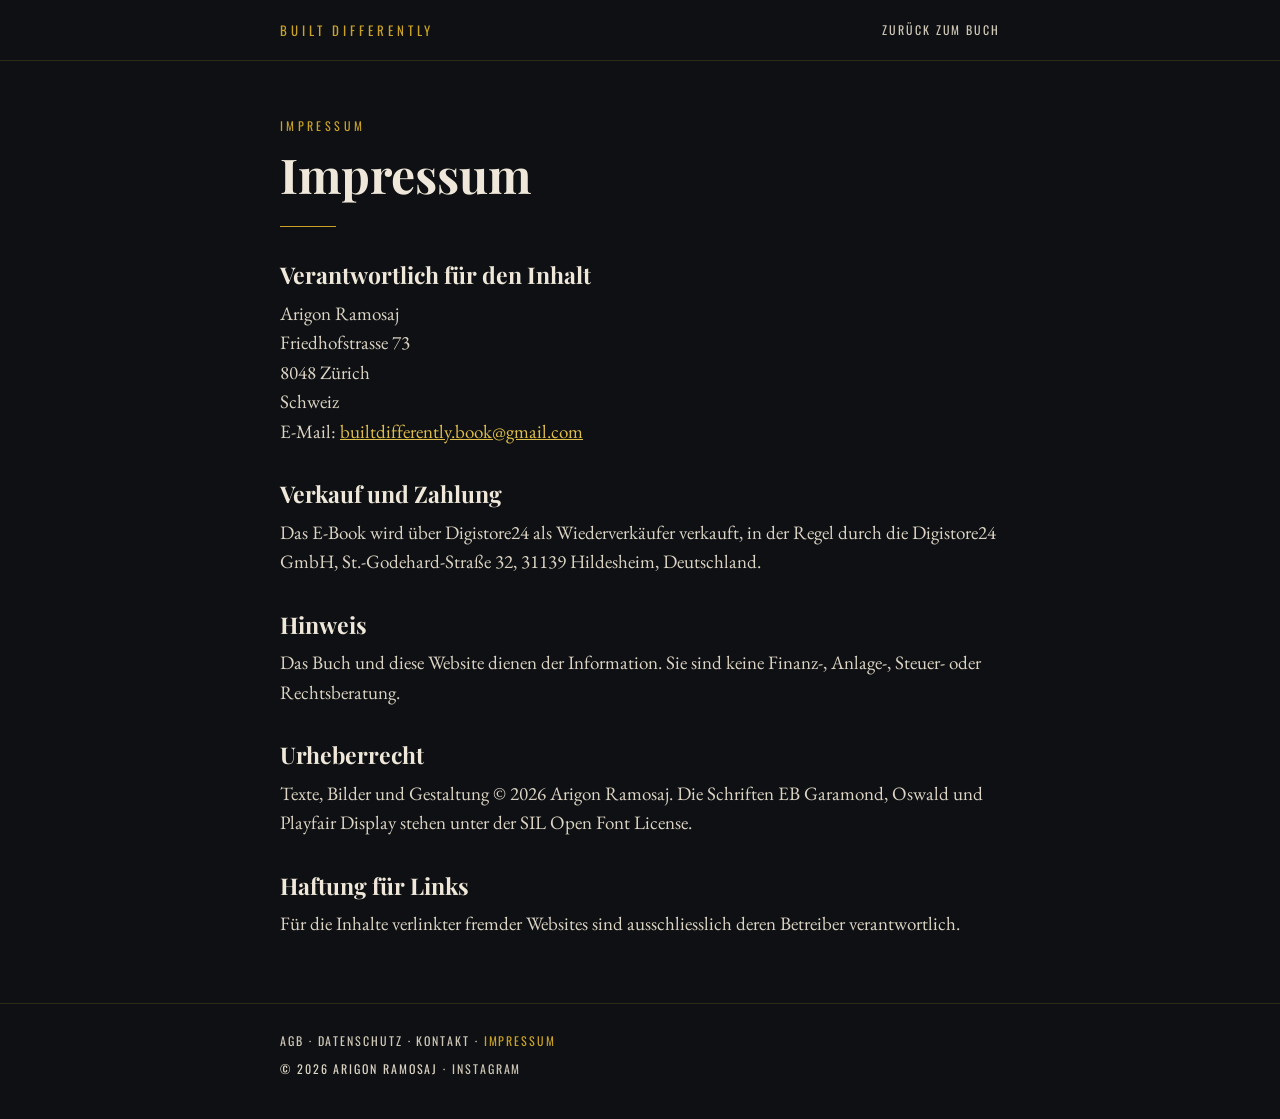
<file: impressum/index.html>
<!doctype html>
<html lang="de-CH">
<head>
<meta charset="utf-8">
<meta name="viewport" content="width=device-width, initial-scale=1, viewport-fit=cover">
<title>Impressum · Built Differently</title>
<meta name="description" content="Impressum · Built Differently · E-Book von Arigon Ramosaj">
<meta name="theme-color" content="#0e1013">
<link rel="icon" href="/favicon.svg" type="image/svg+xml">
<style>
@font-face{font-family:"EB Garamond";src:url(/assets/fonts/EBGaramond.woff2) format("woff2");font-weight:400 800;font-display:swap}
@font-face{font-family:Oswald;src:url(/assets/fonts/Oswald.woff2) format("woff2");font-weight:200 700;font-display:swap}
@font-face{font-family:"Playfair Display";src:url(/assets/fonts/PlayfairDisplay.woff2) format("woff2");font-weight:400 900;font-display:swap}
*{box-sizing:border-box;margin:0;padding:0}
html,body{background:#0e1013}
body{color:#efe8da;font-family:"EB Garamond",Georgia,serif;font-size:19px;line-height:1.55;-webkit-font-smoothing:antialiased}
a{color:#e0be4a}
.top{border-bottom:1px solid rgba(201,162,39,.18)}
.top .w{display:flex;align-items:center;justify-content:space-between;min-height:60px;gap:16px}
.brand{font-family:Oswald,sans-serif;letter-spacing:.3em;font-size:13px;color:#c9a227;text-decoration:none;text-transform:uppercase}
.back{font-family:Oswald,sans-serif;letter-spacing:.16em;font-size:12px;color:#cfc7b7;text-decoration:none;text-transform:uppercase}
.w{max-width:760px;margin:0 auto;padding:0 20px}
main{padding:56px 0 64px}
.label{font-family:Oswald,sans-serif;text-transform:uppercase;letter-spacing:.28em;font-size:12px;color:#c9a227}
h1{font-family:"Playfair Display",Georgia,serif;font-weight:700;font-size:clamp(32px,6vw,48px);line-height:1.1;margin:12px 0 8px}
.stand{color:#8e887c;font-size:16px}
.rule{width:56px;height:1px;background:#c9a227;margin:26px 0 30px}
h2{font-family:"Playfair Display",Georgia,serif;font-weight:700;font-size:23px;line-height:1.2;margin:34px 0 10px}
p,li{color:#dcd4c4}
p+p{margin-top:.7em}
ul{margin:.4em 0 0 1.2em}
li+li{margin-top:.3em}
.box{border:1px solid rgba(201,162,39,.32);padding:18px 20px;margin-top:14px}
footer{border-top:1px solid rgba(201,162,39,.18);padding:28px 0 40px;font-family:Oswald,sans-serif;font-size:12px;letter-spacing:.16em;text-transform:uppercase;color:#8e887c}
footer a{color:#cfc7b7;text-decoration:none}
footer a[aria-current]{color:#c9a227}
footer p+p{margin-top:10px}
</style>
</head>
<body>
<header class="top"><div class="w"><a class="brand" href="/">Built Differently</a><a class="back" href="/">Zurück zum Buch</a></div></header>
<main><div class="w">
<p class="label">Impressum</p>
<h1>Impressum</h1>
<div class="rule"></div>
<h2>Verantwortlich für den Inhalt</h2>
<p>Arigon Ramosaj<br>Friedhofstrasse 73<br>8048 Zürich<br>Schweiz<br>E-Mail: <a href="mailto:builtdifferently.book@gmail.com">builtdifferently.book@gmail.com</a></p>
<h2>Verkauf und Zahlung</h2>
<p>Das E-Book wird über Digistore24 als Wiederverkäufer verkauft, in der Regel durch die Digistore24 GmbH, St.-Godehard-Straße 32, 31139 Hildesheim, Deutschland.</p>
<h2>Hinweis</h2>
<p>Das Buch und diese Website dienen der Information. Sie sind keine Finanz-, Anlage-, Steuer- oder Rechtsberatung.</p>
<h2>Urheberrecht</h2>
<p>Texte, Bilder und Gestaltung © 2026 Arigon Ramosaj. Die Schriften EB Garamond, Oswald und Playfair Display stehen unter der SIL Open Font License.</p>
<h2>Haftung für Links</h2>
<p>Für die Inhalte verlinkter fremder Websites sind ausschliesslich deren Betreiber verantwortlich.</p>
</div></main>
<footer><div class="w"><p><a href="/agb/">AGB</a> · <a href="/datenschutz/">Datenschutz</a> · <a href="/kontakt/">Kontakt</a> · <a href="/impressum/" aria-current="page">Impressum</a></p><p>© 2026 Arigon Ramosaj · <a href="https://www.instagram.com/arigon.ramosaj/" rel="noopener">Instagram</a></p></div></footer>
</body>
</html>
</file>
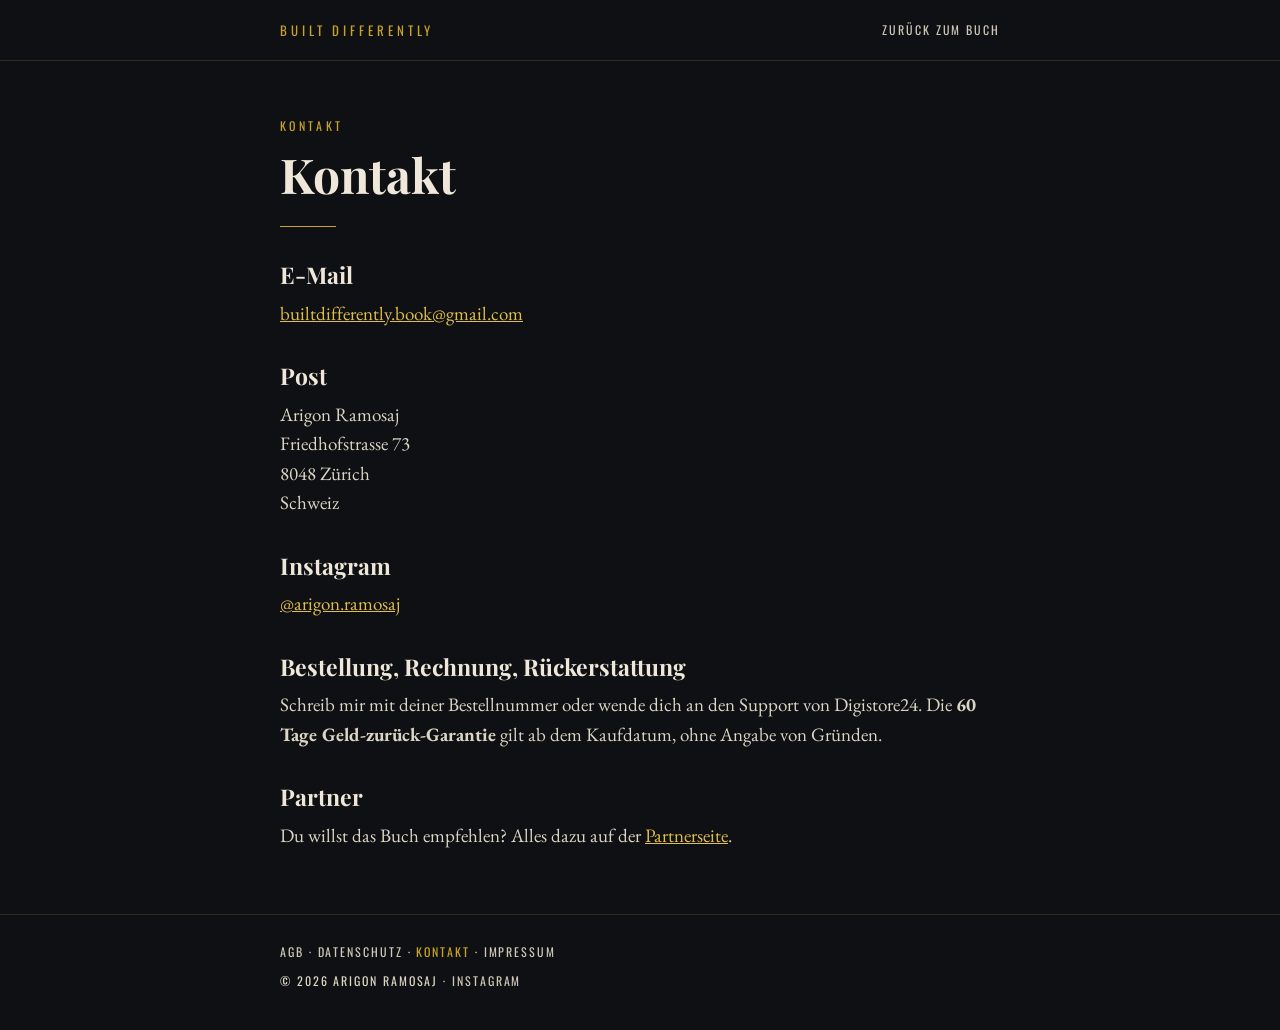
<file: kontakt/index.html>
<!doctype html>
<html lang="de-CH">
<head>
<meta charset="utf-8">
<meta name="viewport" content="width=device-width, initial-scale=1, viewport-fit=cover">
<title>Kontakt · Built Differently</title>
<meta name="description" content="Kontakt · Built Differently · E-Book von Arigon Ramosaj">
<meta name="theme-color" content="#0e1013">
<link rel="icon" href="/favicon.svg" type="image/svg+xml">
<style>
@font-face{font-family:"EB Garamond";src:url(/assets/fonts/EBGaramond.woff2) format("woff2");font-weight:400 800;font-display:swap}
@font-face{font-family:Oswald;src:url(/assets/fonts/Oswald.woff2) format("woff2");font-weight:200 700;font-display:swap}
@font-face{font-family:"Playfair Display";src:url(/assets/fonts/PlayfairDisplay.woff2) format("woff2");font-weight:400 900;font-display:swap}
*{box-sizing:border-box;margin:0;padding:0}
html,body{background:#0e1013}
body{color:#efe8da;font-family:"EB Garamond",Georgia,serif;font-size:19px;line-height:1.55;-webkit-font-smoothing:antialiased}
a{color:#e0be4a}
.top{border-bottom:1px solid rgba(201,162,39,.18)}
.top .w{display:flex;align-items:center;justify-content:space-between;min-height:60px;gap:16px}
.brand{font-family:Oswald,sans-serif;letter-spacing:.3em;font-size:13px;color:#c9a227;text-decoration:none;text-transform:uppercase}
.back{font-family:Oswald,sans-serif;letter-spacing:.16em;font-size:12px;color:#cfc7b7;text-decoration:none;text-transform:uppercase}
.w{max-width:760px;margin:0 auto;padding:0 20px}
main{padding:56px 0 64px}
.label{font-family:Oswald,sans-serif;text-transform:uppercase;letter-spacing:.28em;font-size:12px;color:#c9a227}
h1{font-family:"Playfair Display",Georgia,serif;font-weight:700;font-size:clamp(32px,6vw,48px);line-height:1.1;margin:12px 0 8px}
.stand{color:#8e887c;font-size:16px}
.rule{width:56px;height:1px;background:#c9a227;margin:26px 0 30px}
h2{font-family:"Playfair Display",Georgia,serif;font-weight:700;font-size:23px;line-height:1.2;margin:34px 0 10px}
p,li{color:#dcd4c4}
p+p{margin-top:.7em}
ul{margin:.4em 0 0 1.2em}
li+li{margin-top:.3em}
.box{border:1px solid rgba(201,162,39,.32);padding:18px 20px;margin-top:14px}
footer{border-top:1px solid rgba(201,162,39,.18);padding:28px 0 40px;font-family:Oswald,sans-serif;font-size:12px;letter-spacing:.16em;text-transform:uppercase;color:#8e887c}
footer a{color:#cfc7b7;text-decoration:none}
footer a[aria-current]{color:#c9a227}
footer p+p{margin-top:10px}
</style>
</head>
<body>
<header class="top"><div class="w"><a class="brand" href="/">Built Differently</a><a class="back" href="/">Zurück zum Buch</a></div></header>
<main><div class="w">
<p class="label">Kontakt</p>
<h1>Kontakt</h1>
<div class="rule"></div>
<h2>E-Mail</h2>
<p><a href="mailto:builtdifferently.book@gmail.com">builtdifferently.book@gmail.com</a></p>
<h2>Post</h2>
<p>Arigon Ramosaj<br>Friedhofstrasse 73<br>8048 Zürich<br>Schweiz</p>
<h2>Instagram</h2>
<p><a href="https://www.instagram.com/arigon.ramosaj/" rel="noopener">@arigon.ramosaj</a></p>
<h2>Bestellung, Rechnung, Rückerstattung</h2>
<p>Schreib mir mit deiner Bestellnummer oder wende dich an den Support von Digistore24. Die <strong>60 Tage Geld-zurück-Garantie</strong> gilt ab dem Kaufdatum, ohne Angabe von Gründen.</p>
<h2>Partner</h2>
<p>Du willst das Buch empfehlen? Alles dazu auf der <a href="/partner/">Partnerseite</a>.</p>
</div></main>
<footer><div class="w"><p><a href="/agb/">AGB</a> · <a href="/datenschutz/">Datenschutz</a> · <a href="/kontakt/" aria-current="page">Kontakt</a> · <a href="/impressum/">Impressum</a></p><p>© 2026 Arigon Ramosaj · <a href="https://www.instagram.com/arigon.ramosaj/" rel="noopener">Instagram</a></p></div></footer>
</body>
</html>
</file>
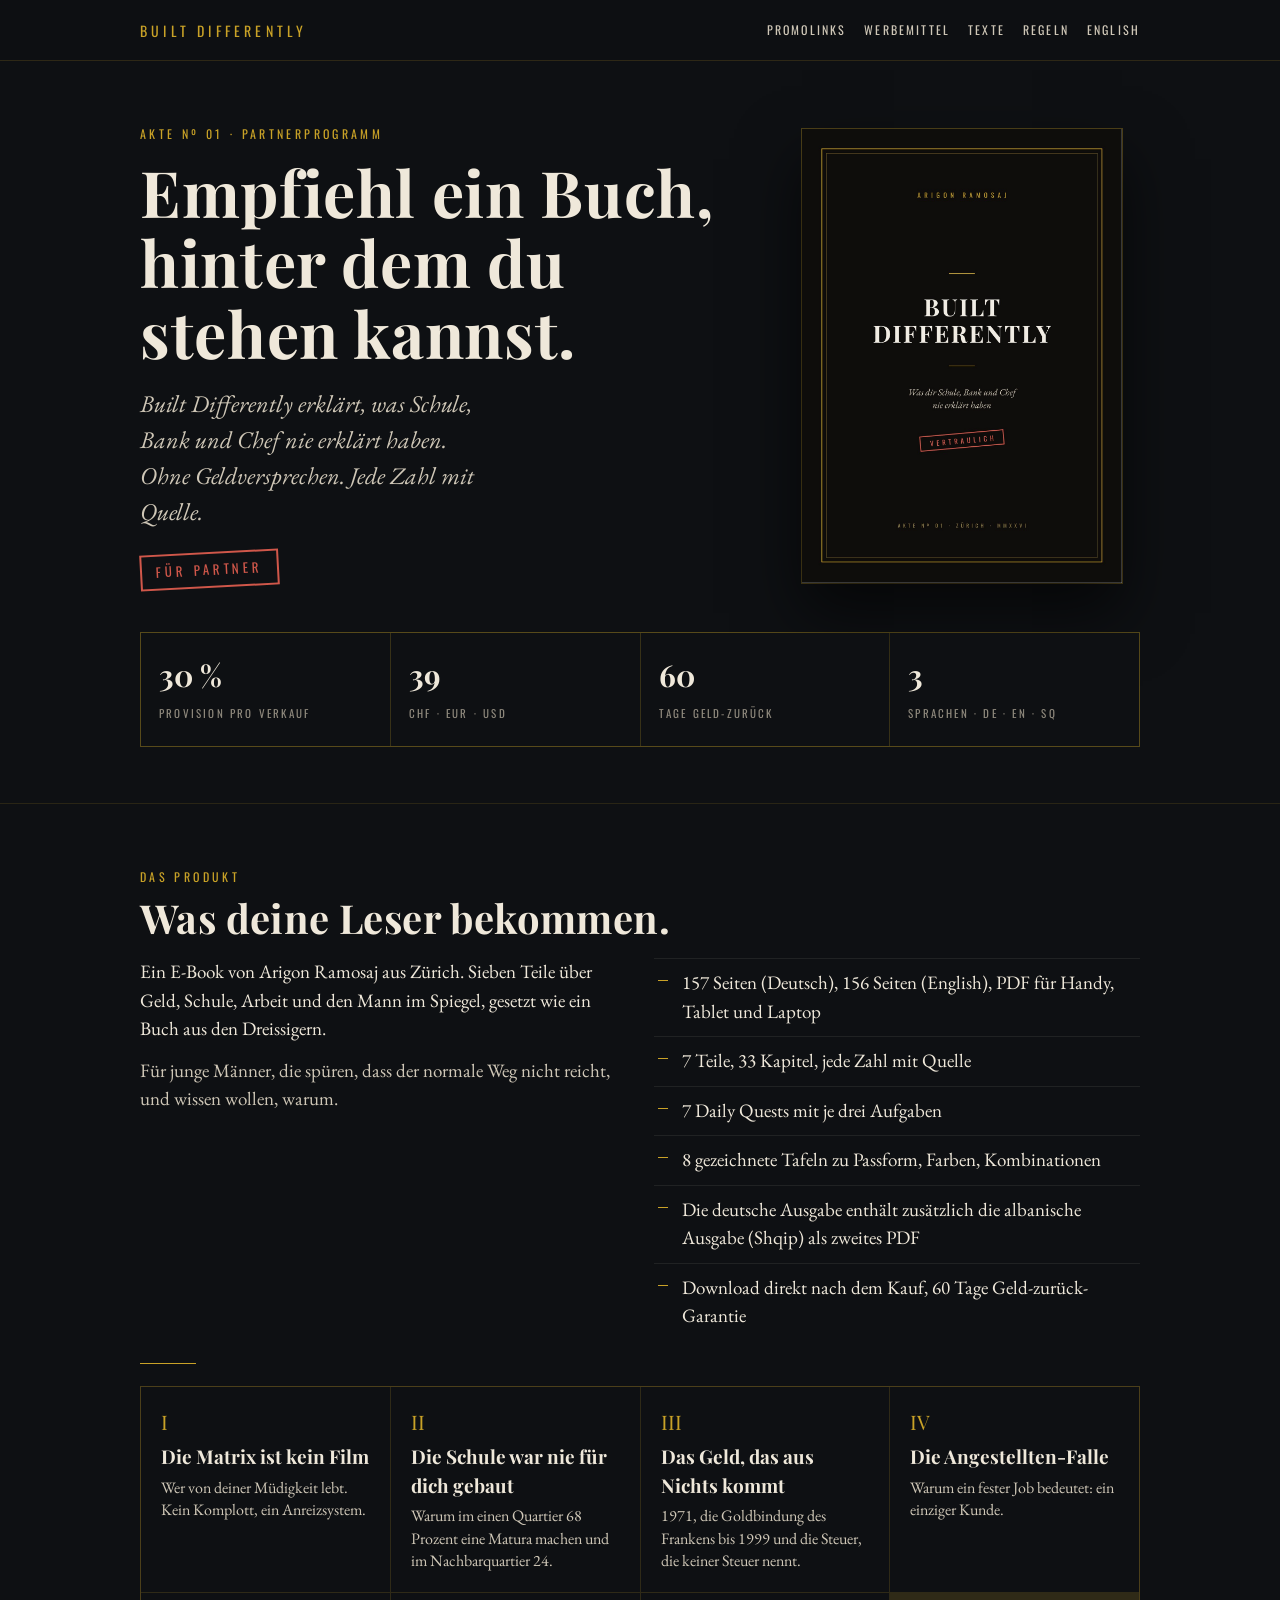
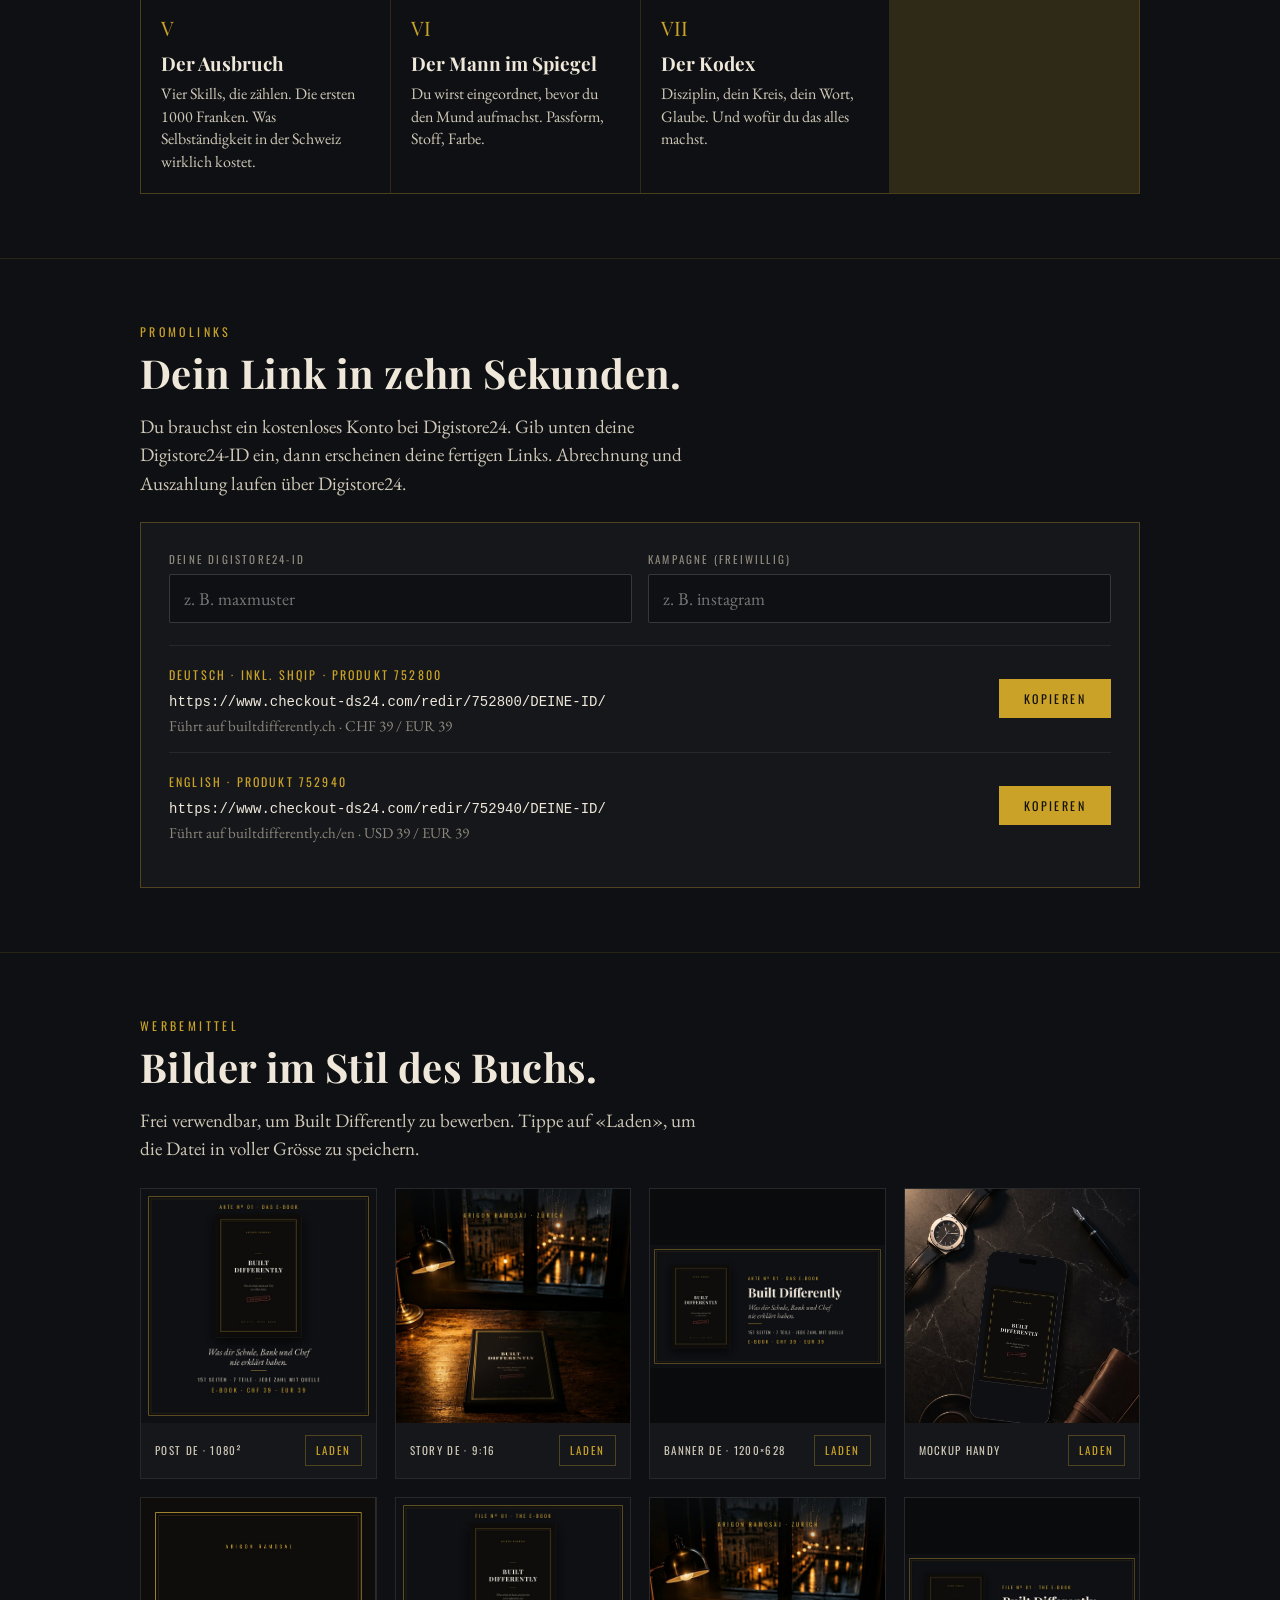
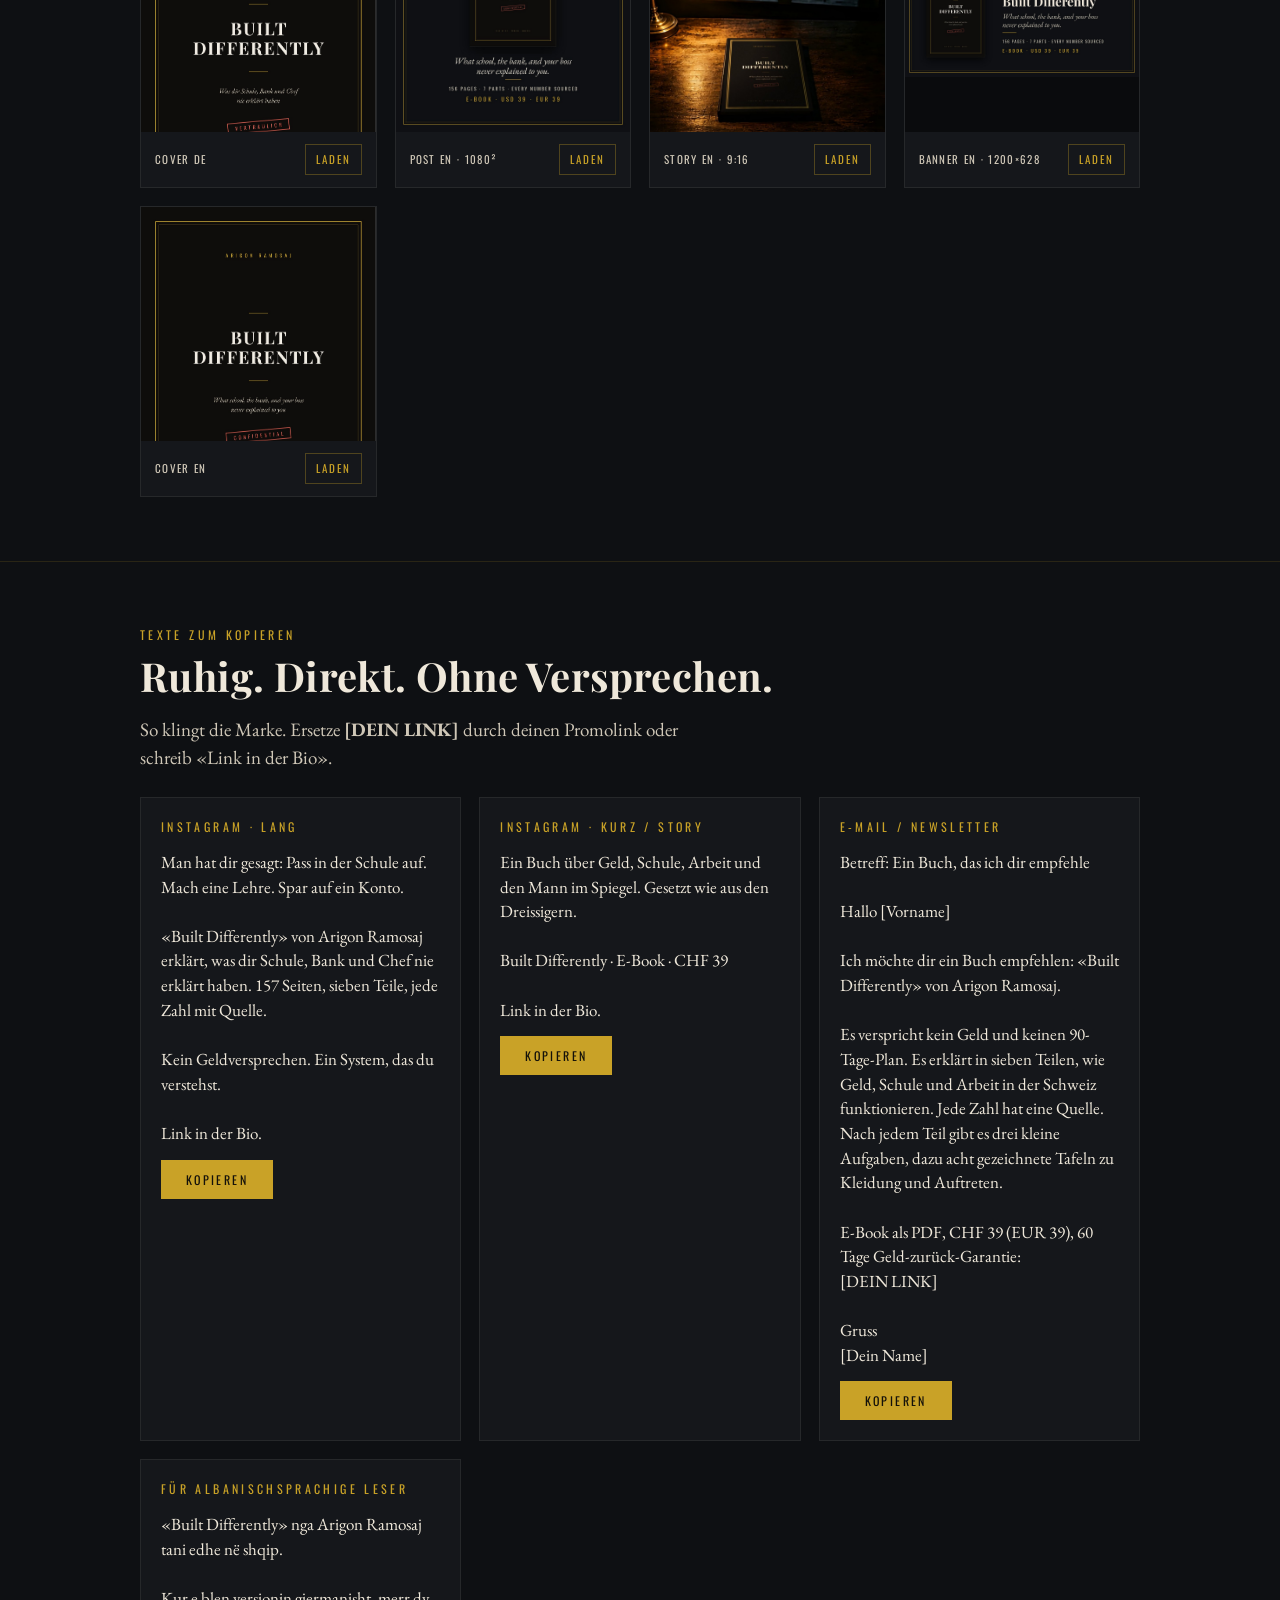
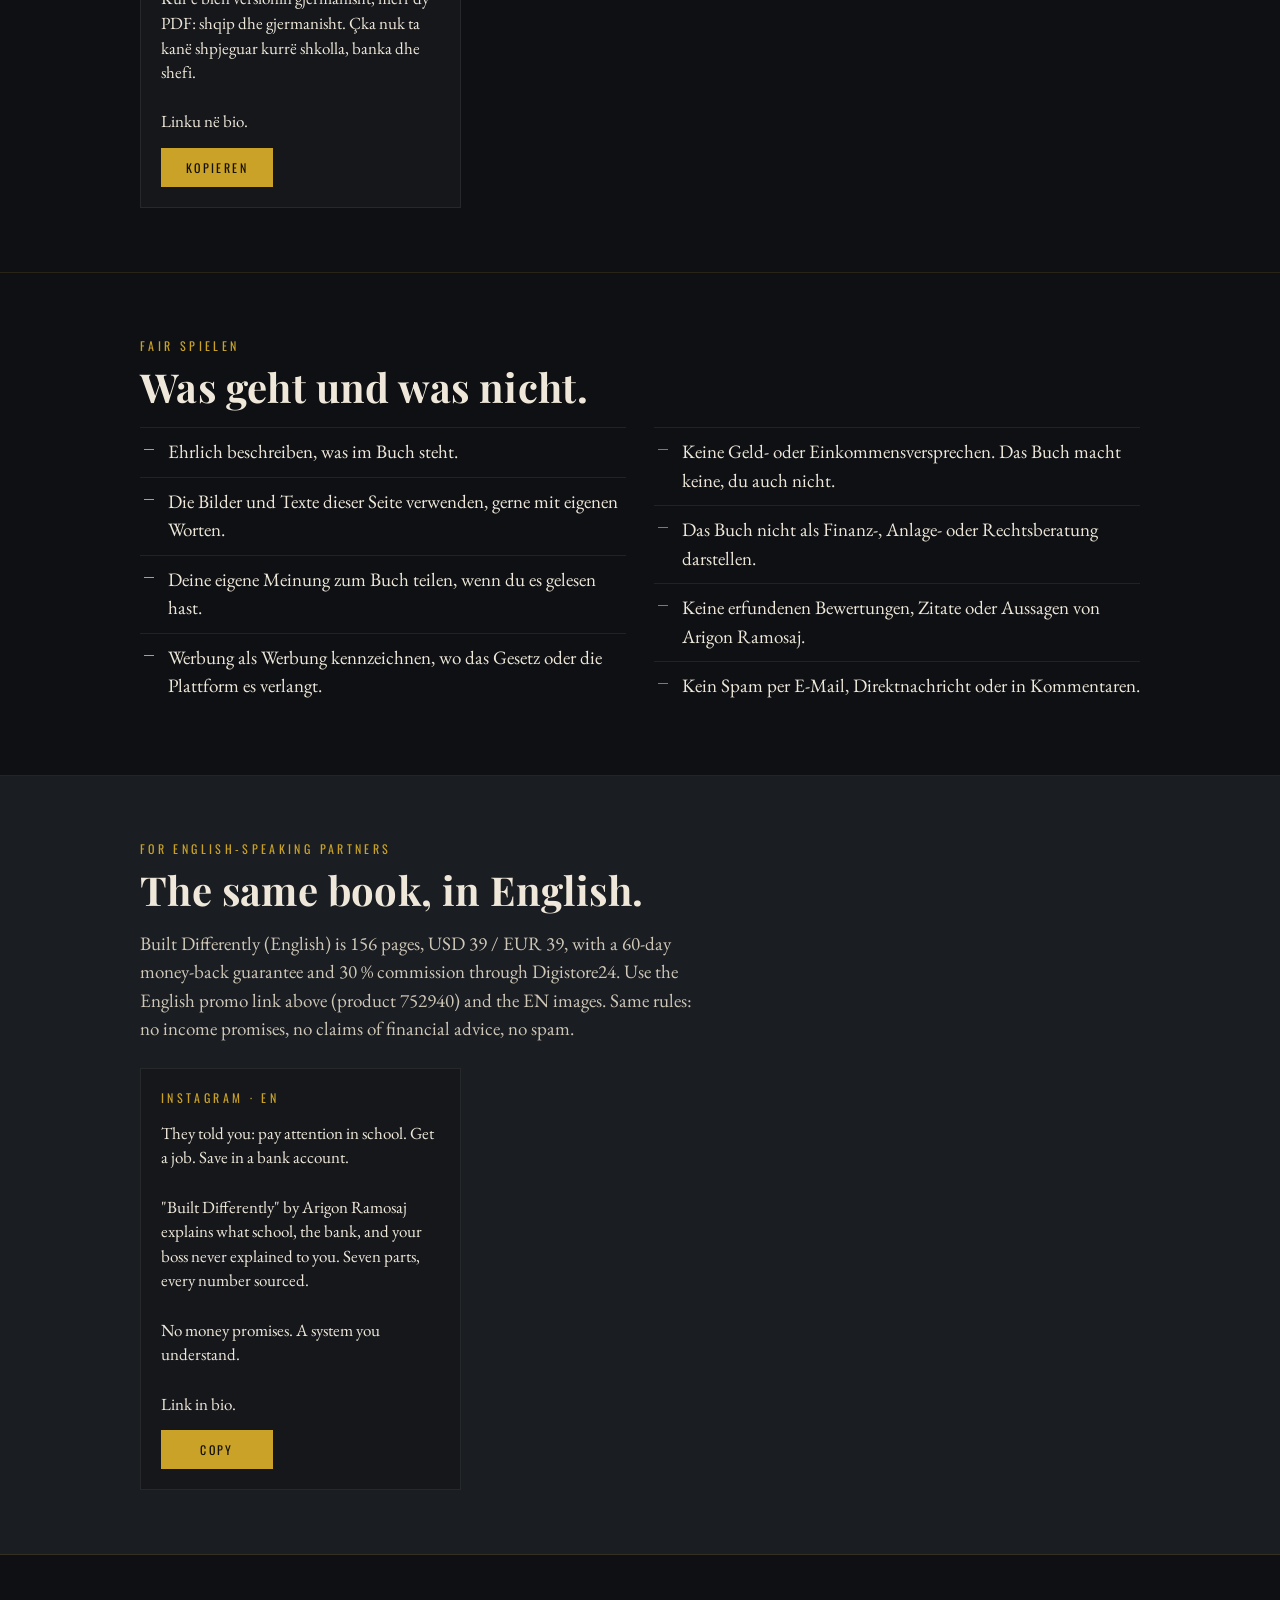
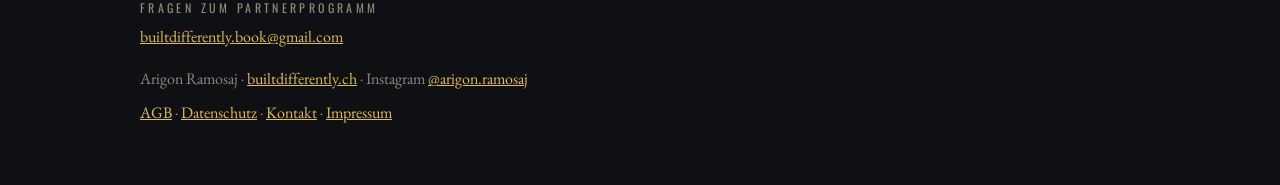
<file: partner/index.html>
<!doctype html>
<html lang="de-CH">
<head>
<meta charset="utf-8">
<meta name="viewport" content="width=device-width, initial-scale=1, viewport-fit=cover">
<title>Partner · Built Differently</title>
<meta name="description" content="Partnerprogramm für Built Differently, das E-Book von Arigon Ramosaj: Promolinks, Werbemittel und Texte für Affiliates. 30 % Provision über Digistore24.">
<meta name="robots" content="noindex, follow">
<meta name="theme-color" content="#0e1013">
<meta property="og:title" content="Built Differently · Partnerprogramm">
<meta property="og:description" content="Promolinks, Werbemittel und Texte für Affiliates. 30 % Provision über Digistore24.">
<meta property="og:image" content="https://builtdifferently.ch/partner/medien/banner-de-1200x628.jpg">
<link rel="icon" href="/favicon.svg" type="image/svg+xml">
<link rel="preload" href="/assets/fonts/PlayfairDisplay.woff2" as="font" type="font/woff2" crossorigin>
<link rel="preload" href="/assets/fonts/Oswald.woff2" as="font" type="font/woff2" crossorigin>
<style>
@font-face{font-family:"EB Garamond";src:url(/assets/fonts/EBGaramond.woff2) format("woff2");font-weight:400 800;font-display:swap}
@font-face{font-family:"EB Garamond";font-style:italic;src:url(/assets/fonts/EBGaramond-Italic.woff2) format("woff2");font-weight:400 800;font-display:swap}
@font-face{font-family:Oswald;src:url(/assets/fonts/Oswald.woff2) format("woff2");font-weight:200 700;font-display:swap}
@font-face{font-family:"Playfair Display";src:url(/assets/fonts/PlayfairDisplay.woff2) format("woff2");font-weight:400 900;font-display:swap}
:root{
  --bg:#0e1013; --panel:#15171b; --panel-2:#1a1d22; --ink:#efe8da; --muted:#cfc7b7; --dim:#8e887c;
  --gold:#c9a227; --gold-hi:#e0be4a; --line:rgba(201,162,39,.32); --stamp:#d0574a;
  --display:"Playfair Display",Georgia,serif; --body:"EB Garamond",Georgia,serif; --label:Oswald,"Arial Narrow",sans-serif;
}
*{box-sizing:border-box;margin:0;padding:0}
html{background:var(--bg);-webkit-text-size-adjust:100%}
body{background:var(--bg);color:var(--ink);font-family:var(--body);font-size:19px;line-height:1.5;-webkit-font-smoothing:antialiased}
a{color:var(--gold-hi)}
.wrap{max-width:1040px;margin:0 auto;padding:0 20px}
.label{font-family:var(--label);text-transform:uppercase;letter-spacing:.28em;font-size:12px;color:var(--gold)}
h1,h2,h3{font-family:var(--display);font-weight:700;letter-spacing:.01em;line-height:1.1}
h2{font-size:clamp(28px,4.2vw,40px);margin:10px 0 18px}
h3{font-size:22px;margin-bottom:8px}
p+p{margin-top:.7em}
.muted{color:var(--muted)}
.rule{width:56px;height:1px;background:var(--gold);margin:22px 0}

/* Kopf */
header.top{position:sticky;top:0;z-index:5;background:rgba(14,16,19,.92);backdrop-filter:blur(8px);border-bottom:1px solid rgba(201,162,39,.18)}
header.top .wrap{display:flex;align-items:center;justify-content:space-between;height:60px}
header.top a.brand{font-family:var(--label);letter-spacing:.3em;font-size:14px;color:var(--gold);text-decoration:none;text-transform:uppercase}
header.top nav{display:flex;gap:18px}
header.top nav a{font-family:var(--label);letter-spacing:.18em;font-size:12px;color:var(--muted);text-decoration:none;text-transform:uppercase}
header.top nav a:hover{color:var(--gold-hi)}
@media (max-width:640px){header.top nav{display:none}}

/* Hero */
.hero{padding:64px 0 56px;border-bottom:1px solid rgba(201,162,39,.14)}
.hero .grid{display:grid;grid-template-columns:1.25fr .75fr;gap:48px;align-items:center}
.hero h1{font-size:clamp(36px,6vw,64px);margin:14px 0 18px}
.hero .lead{font-style:italic;font-size:clamp(20px,2.4vw,24px);color:var(--muted);max-width:30ch}
.hero .cover{width:100%;height:auto;max-width:320px;justify-self:center;box-shadow:0 30px 60px rgba(0,0,0,.6),0 0 0 1px rgba(201,162,39,.35)}
.stamp{display:inline-block;margin-top:22px;border:2px solid var(--stamp);color:var(--stamp);font-family:var(--label);letter-spacing:.3em;font-size:13px;padding:6px 14px;transform:rotate(-3deg);text-transform:uppercase}
@media (max-width:760px){.hero .grid{grid-template-columns:1fr}.hero .cover{max-width:240px;order:-1}}

/* Fakten */
.facts{display:grid;grid-template-columns:repeat(4,1fr);gap:1px;background:rgba(201,162,39,.22);border:1px solid rgba(201,162,39,.22);margin:44px 0 0}
.facts div{background:var(--bg);padding:20px 18px}
.facts b{display:block;font-family:var(--display);font-size:30px;color:var(--ink)}
.facts span{font-family:var(--label);letter-spacing:.2em;font-size:11px;color:var(--dim);text-transform:uppercase}
@media (max-width:760px){.facts{grid-template-columns:repeat(2,1fr)}}

section.block{padding:64px 0;border-bottom:1px solid rgba(201,162,39,.14)}

/* Linkgenerator */
.gen{background:var(--panel);border:1px solid var(--line);padding:28px}
.gen .row{display:grid;grid-template-columns:1fr 1fr;gap:16px;margin-bottom:22px}
@media (max-width:640px){.gen .row{grid-template-columns:1fr}}
.gen label{display:block;font-family:var(--label);letter-spacing:.2em;font-size:11px;color:var(--dim);text-transform:uppercase;margin-bottom:6px}
.gen input{width:100%;background:var(--bg);border:1px solid rgba(239,232,218,.18);color:var(--ink);font-family:var(--body);font-size:18px;padding:12px 14px;border-radius:2px}
.gen input:focus{outline:none;border-color:var(--gold)}
.link{display:grid;grid-template-columns:1fr auto;gap:10px;align-items:center;padding:14px 0;border-top:1px solid rgba(239,232,218,.08)}
.link .what{font-family:var(--label);letter-spacing:.18em;font-size:12px;color:var(--gold);text-transform:uppercase}
.link code{display:block;font-family:ui-monospace,Menlo,Consolas,monospace;font-size:14px;color:var(--ink);word-break:break-all;margin-top:4px}
.link .note{font-size:15px;color:var(--dim);margin-top:2px}
button.copy{font-family:var(--label);letter-spacing:.2em;font-size:12px;text-transform:uppercase;background:var(--gold);color:#14110a;border:0;padding:11px 16px;cursor:pointer;min-width:112px}
button.copy:hover{background:var(--gold-hi)}
button.copy.done{background:#2f6b45;color:var(--ink)}

/* Inhalt */
.parts{display:grid;grid-template-columns:repeat(auto-fill,minmax(230px,1fr));gap:1px;background:rgba(201,162,39,.18);border:1px solid rgba(201,162,39,.18)}
.parts div{background:var(--bg);padding:20px}
.parts i{font-style:normal;font-family:var(--display);color:var(--gold);font-size:20px}
.parts b{display:block;font-family:var(--display);font-size:19px;margin:4px 0 6px}
.parts p{font-size:16px;color:var(--muted);line-height:1.4}

/* Werbemittel */
.media{display:grid;grid-template-columns:repeat(auto-fill,minmax(220px,1fr));gap:18px}
.media figure{background:var(--panel);border:1px solid rgba(239,232,218,.08);display:flex;flex-direction:column}
.media .thumb{aspect-ratio:1/1;display:grid;place-items:center;background:#0a0b0d;overflow:hidden}
.media .thumb img{max-width:100%;max-height:100%;display:block}
.media figcaption{padding:12px 14px;display:flex;justify-content:space-between;align-items:center;gap:8px}
.media figcaption span{font-family:var(--label);letter-spacing:.12em;font-size:11px;color:var(--muted);text-transform:uppercase}
.media figcaption a{font-family:var(--label);letter-spacing:.18em;font-size:11px;text-transform:uppercase;color:var(--gold);text-decoration:none;border:1px solid var(--line);padding:6px 10px;white-space:nowrap}
.media figcaption a:hover{border-color:var(--gold)}

/* Texte */
.texts{display:grid;grid-template-columns:repeat(auto-fill,minmax(300px,1fr));gap:18px}
.text{background:var(--panel);border:1px solid rgba(239,232,218,.08);padding:20px;display:flex;flex-direction:column;gap:14px}
.text pre{white-space:pre-wrap;font-family:var(--body);font-size:17px;line-height:1.45;color:var(--ink)}
.text .copy{align-self:flex-start}

/* Regeln */
.rules{display:grid;grid-template-columns:1fr 1fr;gap:28px}
@media (max-width:760px){.rules{grid-template-columns:1fr}}
.rules ul{list-style:none}
.rules li{padding:10px 0 10px 28px;border-top:1px solid rgba(239,232,218,.08);position:relative}
.rules li::before{content:"";position:absolute;left:4px;top:21px;width:10px;height:1px;background:var(--gold)}
.rules .no li::before{background:var(--stamp)}

.en{background:var(--panel-2)}
footer{padding:44px 0 60px;color:var(--dim);font-size:16px}
footer .label{color:var(--dim)}
</style>
</head>
<body>
<header class="top"><div class="wrap">
  <a class="brand" href="/">Built Differently</a>
  <nav aria-label="Abschnitte">
    <a href="#links">Promolinks</a><a href="#werbemittel">Werbemittel</a><a href="#texte">Texte</a><a href="#regeln">Regeln</a><a href="#english">English</a>
  </nav>
</div></header>

<main>
<section class="hero"><div class="wrap">
  <div class="grid">
    <div>
      <p class="label">Akte Nº 01 · Partnerprogramm</p>
      <h1>Empfiehl ein Buch, hinter dem du stehen kannst.</h1>
      <p class="lead">Built Differently erklärt, was Schule, Bank und Chef nie erklärt haben. Ohne Geldversprechen. Jede Zahl mit Quelle.</p>
      <span class="stamp">Für Partner</span>
    </div>
    <img class="cover" src="medien/cover-de.jpg" alt="Cover von Built Differently" width="600" height="851">
  </div>
  <div class="facts">
    <div><b>30 %</b><span>Provision pro Verkauf</span></div>
    <div><b>39</b><span>CHF · EUR · USD</span></div>
    <div><b>60</b><span>Tage Geld-zurück</span></div>
    <div><b>3</b><span>Sprachen · DE · EN · SQ</span></div>
  </div>
</div></section>

<section class="block" id="produkt"><div class="wrap">
  <p class="label">Das Produkt</p>
  <h2>Was deine Leser bekommen.</h2>
  <div class="rules">
    <div>
      <p>Ein E-Book von Arigon Ramosaj aus Zürich. Sieben Teile über Geld, Schule, Arbeit und den Mann im Spiegel, gesetzt wie ein Buch aus den Dreissigern.</p>
      <p class="muted">Für junge Männer, die spüren, dass der normale Weg nicht reicht, und wissen wollen, warum.</p>
    </div>
    <ul>
      <li>157 Seiten (Deutsch), 156 Seiten (English), PDF für Handy, Tablet und Laptop</li>
      <li>7 Teile, 33 Kapitel, jede Zahl mit Quelle</li>
      <li>7 Daily Quests mit je drei Aufgaben</li>
      <li>8 gezeichnete Tafeln zu Passform, Farben, Kombinationen</li>
      <li>Die deutsche Ausgabe enthält zusätzlich die albanische Ausgabe (Shqip) als zweites PDF</li>
      <li>Download direkt nach dem Kauf, 60 Tage Geld-zurück-Garantie</li>
    </ul>
  </div>
  <div class="rule"></div>
  <div class="parts">
    <div><i>I</i><b>Die Matrix ist kein Film</b><p>Wer von deiner Müdigkeit lebt. Kein Komplott, ein Anreizsystem.</p></div>
    <div><i>II</i><b>Die Schule war nie für dich gebaut</b><p>Warum im einen Quartier 68 Prozent eine Matura machen und im Nachbarquartier 24.</p></div>
    <div><i>III</i><b>Das Geld, das aus Nichts kommt</b><p>1971, die Goldbindung des Frankens bis 1999 und die Steuer, die keiner Steuer nennt.</p></div>
    <div><i>IV</i><b>Die Angestellten-Falle</b><p>Warum ein fester Job bedeutet: ein einziger Kunde.</p></div>
    <div><i>V</i><b>Der Ausbruch</b><p>Vier Skills, die zählen. Die ersten 1000 Franken. Was Selbständigkeit in der Schweiz wirklich kostet.</p></div>
    <div><i>VI</i><b>Der Mann im Spiegel</b><p>Du wirst eingeordnet, bevor du den Mund aufmachst. Passform, Stoff, Farbe.</p></div>
    <div><i>VII</i><b>Der Kodex</b><p>Disziplin, dein Kreis, dein Wort, Glaube. Und wofür du das alles machst.</p></div>
  </div>
</div></section>

<section class="block" id="links"><div class="wrap">
  <p class="label">Promolinks</p>
  <h2>Dein Link in zehn Sekunden.</h2>
  <p class="muted" style="max-width:62ch;margin-bottom:24px">Du brauchst ein kostenloses Konto bei Digistore24. Gib unten deine Digistore24-ID ein, dann erscheinen deine fertigen Links. Abrechnung und Auszahlung laufen über Digistore24.</p>
  <div class="gen">
    <div class="row">
      <div><label for="aff">Deine Digistore24-ID</label><input id="aff" autocomplete="off" spellcheck="false" placeholder="z. B. maxmuster"></div>
      <div><label for="cmp">Kampagne (freiwillig)</label><input id="cmp" autocomplete="off" spellcheck="false" placeholder="z. B. instagram"></div>
    </div>
    <div class="link">
      <div><span class="what">Deutsch · inkl. Shqip · Produkt 752800</span><code id="l-de"></code><p class="note">Führt auf builtdifferently.ch · CHF 39 / EUR 39</p></div>
      <button class="copy" data-target="l-de" type="button">Kopieren</button>
    </div>
    <div class="link">
      <div><span class="what">English · Produkt 752940</span><code id="l-en"></code><p class="note">Führt auf builtdifferently.ch/en · USD 39 / EUR 39</p></div>
      <button class="copy" data-target="l-en" type="button">Kopieren</button>
    </div>
  </div>
</div></section>

<section class="block" id="werbemittel"><div class="wrap">
  <p class="label">Werbemittel</p>
  <h2>Bilder im Stil des Buchs.</h2>
  <p class="muted" style="max-width:62ch;margin-bottom:24px">Frei verwendbar, um Built Differently zu bewerben. Tippe auf «Laden», um die Datei in voller Grösse zu speichern.</p>
  <div class="media">
    <figure><div class="thumb"><img src="medien/post-de-1080x1080.jpg" alt="Post Deutsch" loading="lazy"></div><figcaption><span>Post DE · 1080²</span><a href="medien/post-de-1080x1080.jpg" download>Laden</a></figcaption></figure>
    <figure><div class="thumb"><img src="medien/story-de-1080x1920.jpg" alt="Story Deutsch" loading="lazy"></div><figcaption><span>Story DE · 9:16</span><a href="medien/story-de-1080x1920.jpg" download>Laden</a></figcaption></figure>
    <figure><div class="thumb"><img src="medien/banner-de-1200x628.jpg" alt="Banner Deutsch" loading="lazy"></div><figcaption><span>Banner DE · 1200×628</span><a href="medien/banner-de-1200x628.jpg" download>Laden</a></figcaption></figure>
    <figure><div class="thumb"><img src="medien/mockup-handy-de.jpg" alt="Handy-Mockup" loading="lazy"></div><figcaption><span>Mockup Handy</span><a href="medien/mockup-handy-de.jpg" download>Laden</a></figcaption></figure>
    <figure><div class="thumb"><img src="medien/cover-de.jpg" alt="Cover Deutsch" loading="lazy"></div><figcaption><span>Cover DE</span><a href="medien/cover-de.jpg" download>Laden</a></figcaption></figure>
    <figure><div class="thumb"><img src="medien/post-en-1080x1080.jpg" alt="Post English" loading="lazy"></div><figcaption><span>Post EN · 1080²</span><a href="medien/post-en-1080x1080.jpg" download>Laden</a></figcaption></figure>
    <figure><div class="thumb"><img src="medien/story-en-1080x1920.jpg" alt="Story English" loading="lazy"></div><figcaption><span>Story EN · 9:16</span><a href="medien/story-en-1080x1920.jpg" download>Laden</a></figcaption></figure>
    <figure><div class="thumb"><img src="medien/banner-en-1200x628.jpg" alt="Banner English" loading="lazy"></div><figcaption><span>Banner EN · 1200×628</span><a href="medien/banner-en-1200x628.jpg" download>Laden</a></figcaption></figure>
    <figure><div class="thumb"><img src="medien/cover-en.jpg" alt="Cover English" loading="lazy"></div><figcaption><span>Cover EN</span><a href="medien/cover-en.jpg" download>Laden</a></figcaption></figure>
  </div>
</div></section>

<section class="block" id="texte"><div class="wrap">
  <p class="label">Texte zum Kopieren</p>
  <h2>Ruhig. Direkt. Ohne Versprechen.</h2>
  <p class="muted" style="max-width:62ch;margin-bottom:24px">So klingt die Marke. Ersetze <b>[DEIN LINK]</b> durch deinen Promolink oder schreib «Link in der Bio».</p>
  <div class="texts">
    <div class="text"><span class="label">Instagram · lang</span><pre id="t1">Man hat dir gesagt: Pass in der Schule auf. Mach eine Lehre. Spar auf ein Konto.

«Built Differently» von Arigon Ramosaj erklärt, was dir Schule, Bank und Chef nie erklärt haben. 157 Seiten, sieben Teile, jede Zahl mit Quelle.

Kein Geldversprechen. Ein System, das du verstehst.

Link in der Bio.</pre><button class="copy" data-target="t1" type="button">Kopieren</button></div>
    <div class="text"><span class="label">Instagram · kurz / Story</span><pre id="t2">Ein Buch über Geld, Schule, Arbeit und den Mann im Spiegel. Gesetzt wie aus den Dreissigern.

Built Differently · E-Book · CHF 39

Link in der Bio.</pre><button class="copy" data-target="t2" type="button">Kopieren</button></div>
    <div class="text"><span class="label">E-Mail / Newsletter</span><pre id="t3">Betreff: Ein Buch, das ich dir empfehle

Hallo [Vorname]

Ich möchte dir ein Buch empfehlen: «Built Differently» von Arigon Ramosaj.

Es verspricht kein Geld und keinen 90-Tage-Plan. Es erklärt in sieben Teilen, wie Geld, Schule und Arbeit in der Schweiz funktionieren. Jede Zahl hat eine Quelle. Nach jedem Teil gibt es drei kleine Aufgaben, dazu acht gezeichnete Tafeln zu Kleidung und Auftreten.

E-Book als PDF, CHF 39 (EUR 39), 60 Tage Geld-zurück-Garantie:
[DEIN LINK]

Gruss
[Dein Name]</pre><button class="copy" data-target="t3" type="button">Kopieren</button></div>
    <div class="text"><span class="label">Für albanischsprachige Leser</span><pre id="t4">«Built Differently» nga Arigon Ramosaj tani edhe në shqip.

Kur e blen versionin gjermanisht, merr dy PDF: shqip dhe gjermanisht. Çka nuk ta kanë shpjeguar kurrë shkolla, banka dhe shefi.

Linku në bio.</pre><button class="copy" data-target="t4" type="button">Kopieren</button></div>
  </div>
</div></section>

<section class="block" id="regeln"><div class="wrap">
  <p class="label">Fair spielen</p>
  <h2>Was geht und was nicht.</h2>
  <div class="rules">
    <ul>
      <li>Ehrlich beschreiben, was im Buch steht.</li>
      <li>Die Bilder und Texte dieser Seite verwenden, gerne mit eigenen Worten.</li>
      <li>Deine eigene Meinung zum Buch teilen, wenn du es gelesen hast.</li>
      <li>Werbung als Werbung kennzeichnen, wo das Gesetz oder die Plattform es verlangt.</li>
    </ul>
    <ul class="no">
      <li>Keine Geld- oder Einkommensversprechen. Das Buch macht keine, du auch nicht.</li>
      <li>Das Buch nicht als Finanz-, Anlage- oder Rechtsberatung darstellen.</li>
      <li>Keine erfundenen Bewertungen, Zitate oder Aussagen von Arigon Ramosaj.</li>
      <li>Kein Spam per E-Mail, Direktnachricht oder in Kommentaren.</li>
    </ul>
  </div>
</div></section>

<section class="block en" id="english" lang="en"><div class="wrap">
  <p class="label">For English-speaking partners</p>
  <h2>The same book, in English.</h2>
  <p class="muted" style="max-width:62ch">Built Differently (English) is 156 pages, USD 39 / EUR 39, with a 60-day money-back guarantee and 30 % commission through Digistore24. Use the English promo link above (product 752940) and the EN images. Same rules: no income promises, no claims of financial advice, no spam.</p>
  <div class="texts" style="margin-top:24px">
    <div class="text"><span class="label">Instagram · EN</span><pre id="t5">They told you: pay attention in school. Get a job. Save in a bank account.

"Built Differently" by Arigon Ramosaj explains what school, the bank, and your boss never explained to you. Seven parts, every number sourced.

No money promises. A system you understand.

Link in bio.</pre><button class="copy" data-target="t5" type="button">Copy</button></div>
  </div>
</div></section>
</main>

<footer><div class="wrap">
  <p class="label">Fragen zum Partnerprogramm</p>
  <p style="margin-top:8px"><a href="mailto:builtdifferently.book@gmail.com">builtdifferently.book@gmail.com</a></p>
  <p style="margin-top:18px">Arigon Ramosaj · <a href="/">builtdifferently.ch</a> · Instagram <a href="https://www.instagram.com/arigon.ramosaj/" rel="noopener">@arigon.ramosaj</a></p>
  <p style="margin-top:10px"><a href="/agb/">AGB</a> · <a href="/datenschutz/">Datenschutz</a> · <a href="/kontakt/">Kontakt</a> · <a href="/impressum/">Impressum</a></p>
</div></footer>

<script>
(function(){
  var aff=document.getElementById('aff'), cmp=document.getElementById('cmp');
  function clean(v){return (v||'').trim().replace(/[^A-Za-z0-9_.-]/g,'');}
  function build(id){
    var a=clean(aff.value)||'DEINE-ID', c=clean(cmp.value);
    return 'https://www.checkout-ds24.com/redir/'+id+'/'+a+'/'+(c?c:'');
  }
  function render(){
    document.getElementById('l-de').textContent=build('752800');
    document.getElementById('l-en').textContent=build('752940');
  }
  aff.addEventListener('input',render); cmp.addEventListener('input',render); render();
  function copyText(t,btn){
    var done=function(){var o=btn.textContent;btn.textContent=btn.lang==='en'||o==='Copy'?'Copied':'Kopiert';btn.classList.add('done');setTimeout(function(){btn.textContent=o;btn.classList.remove('done');},1600);};
    if(navigator.clipboard&&navigator.clipboard.writeText){navigator.clipboard.writeText(t).then(done,function(){fallback(t);done();});}
    else{fallback(t);done();}
  }
  function fallback(t){var ta=document.createElement('textarea');ta.value=t;ta.setAttribute('readonly','');ta.style.position='fixed';ta.style.opacity='0';document.body.appendChild(ta);ta.select();try{document.execCommand('copy');}catch(e){}document.body.removeChild(ta);}
  document.querySelectorAll('button.copy').forEach(function(b){
    b.addEventListener('click',function(){copyText(document.getElementById(b.dataset.target).textContent,b);});
  });
})();
</script>
</body>
</html>
</file>
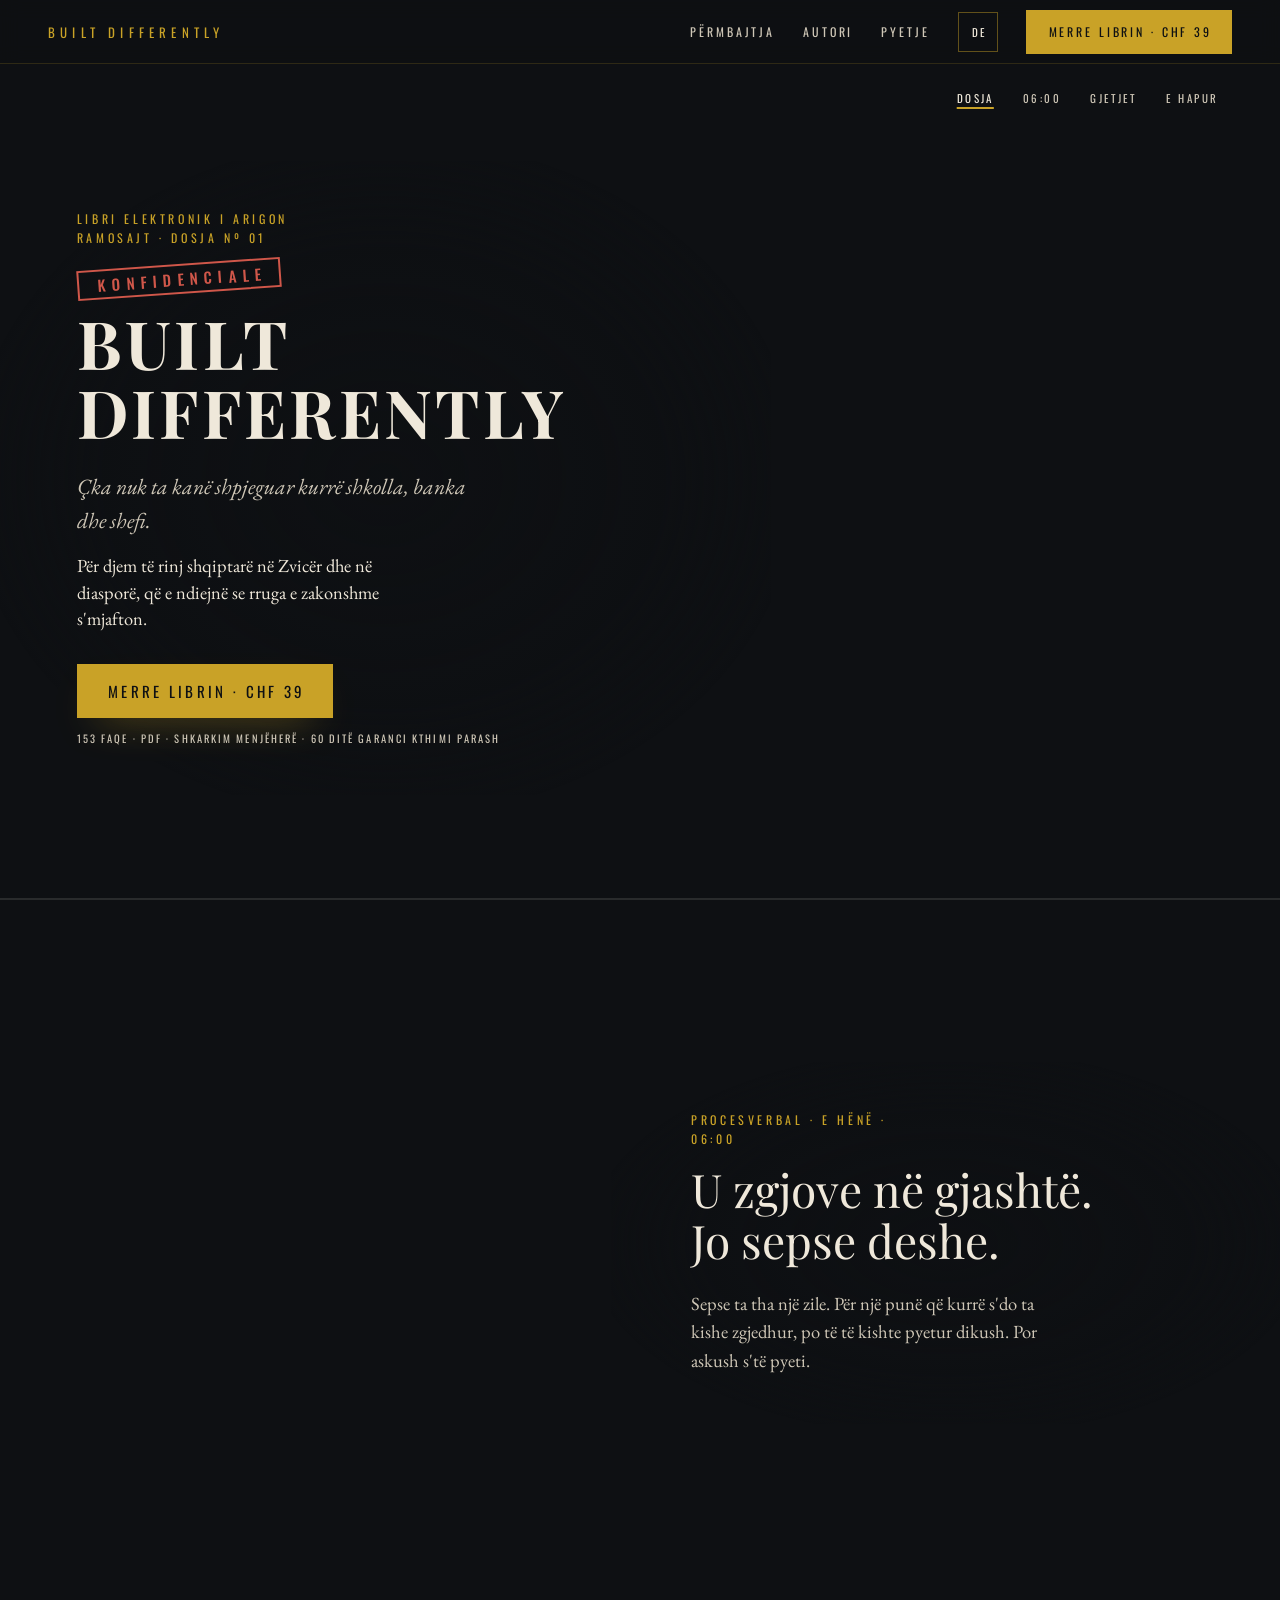
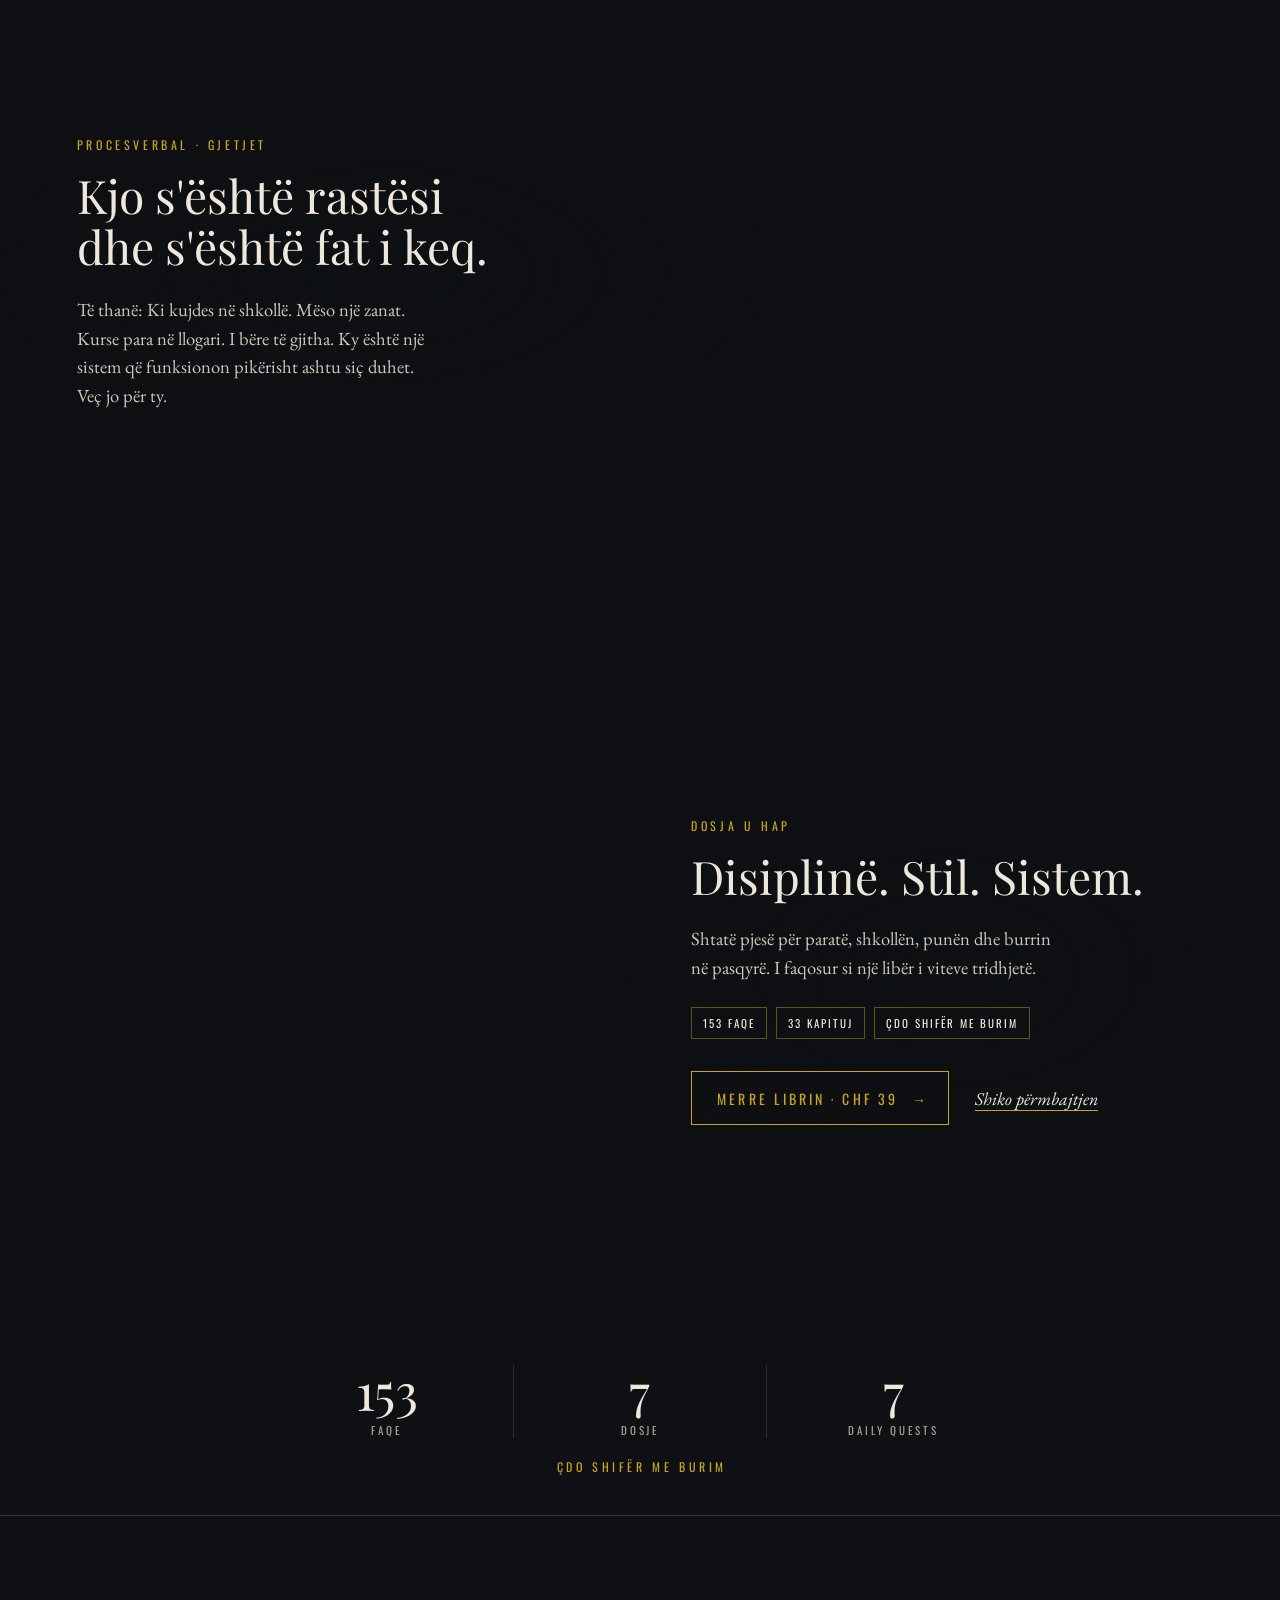
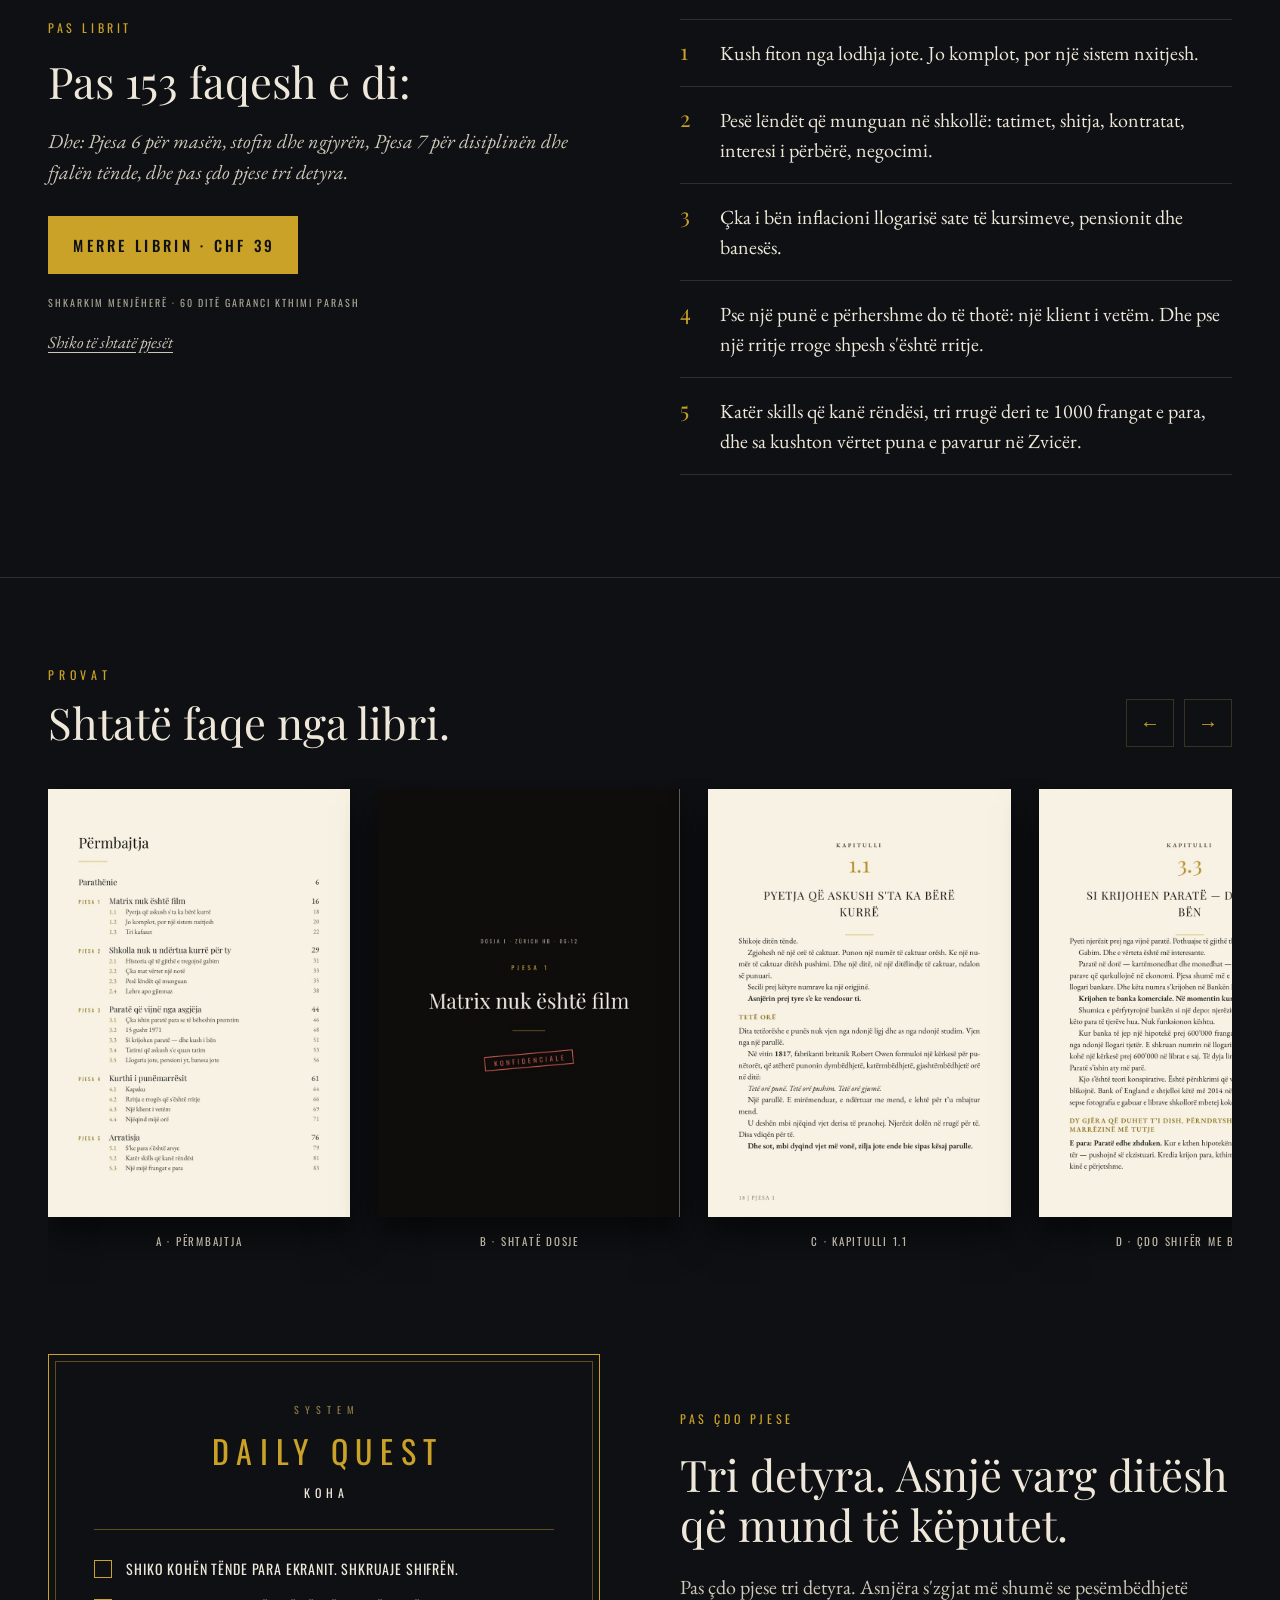
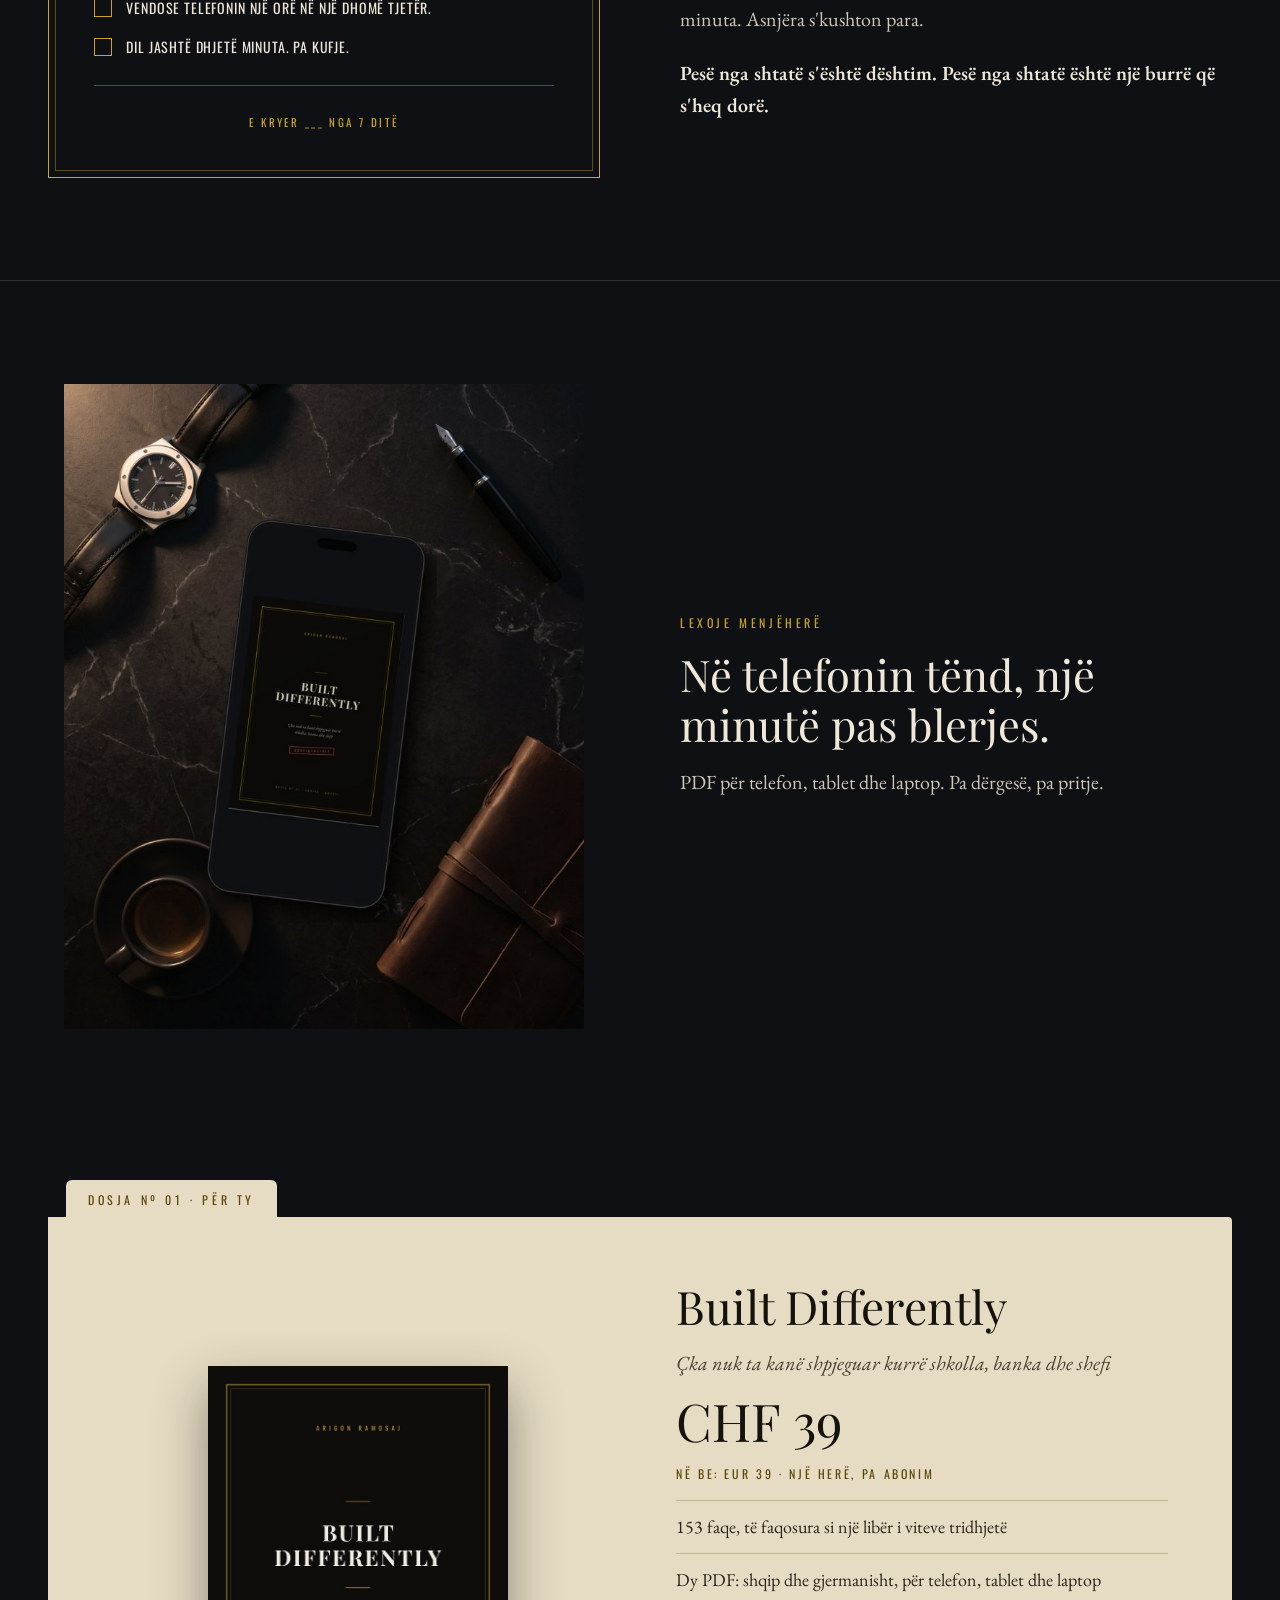
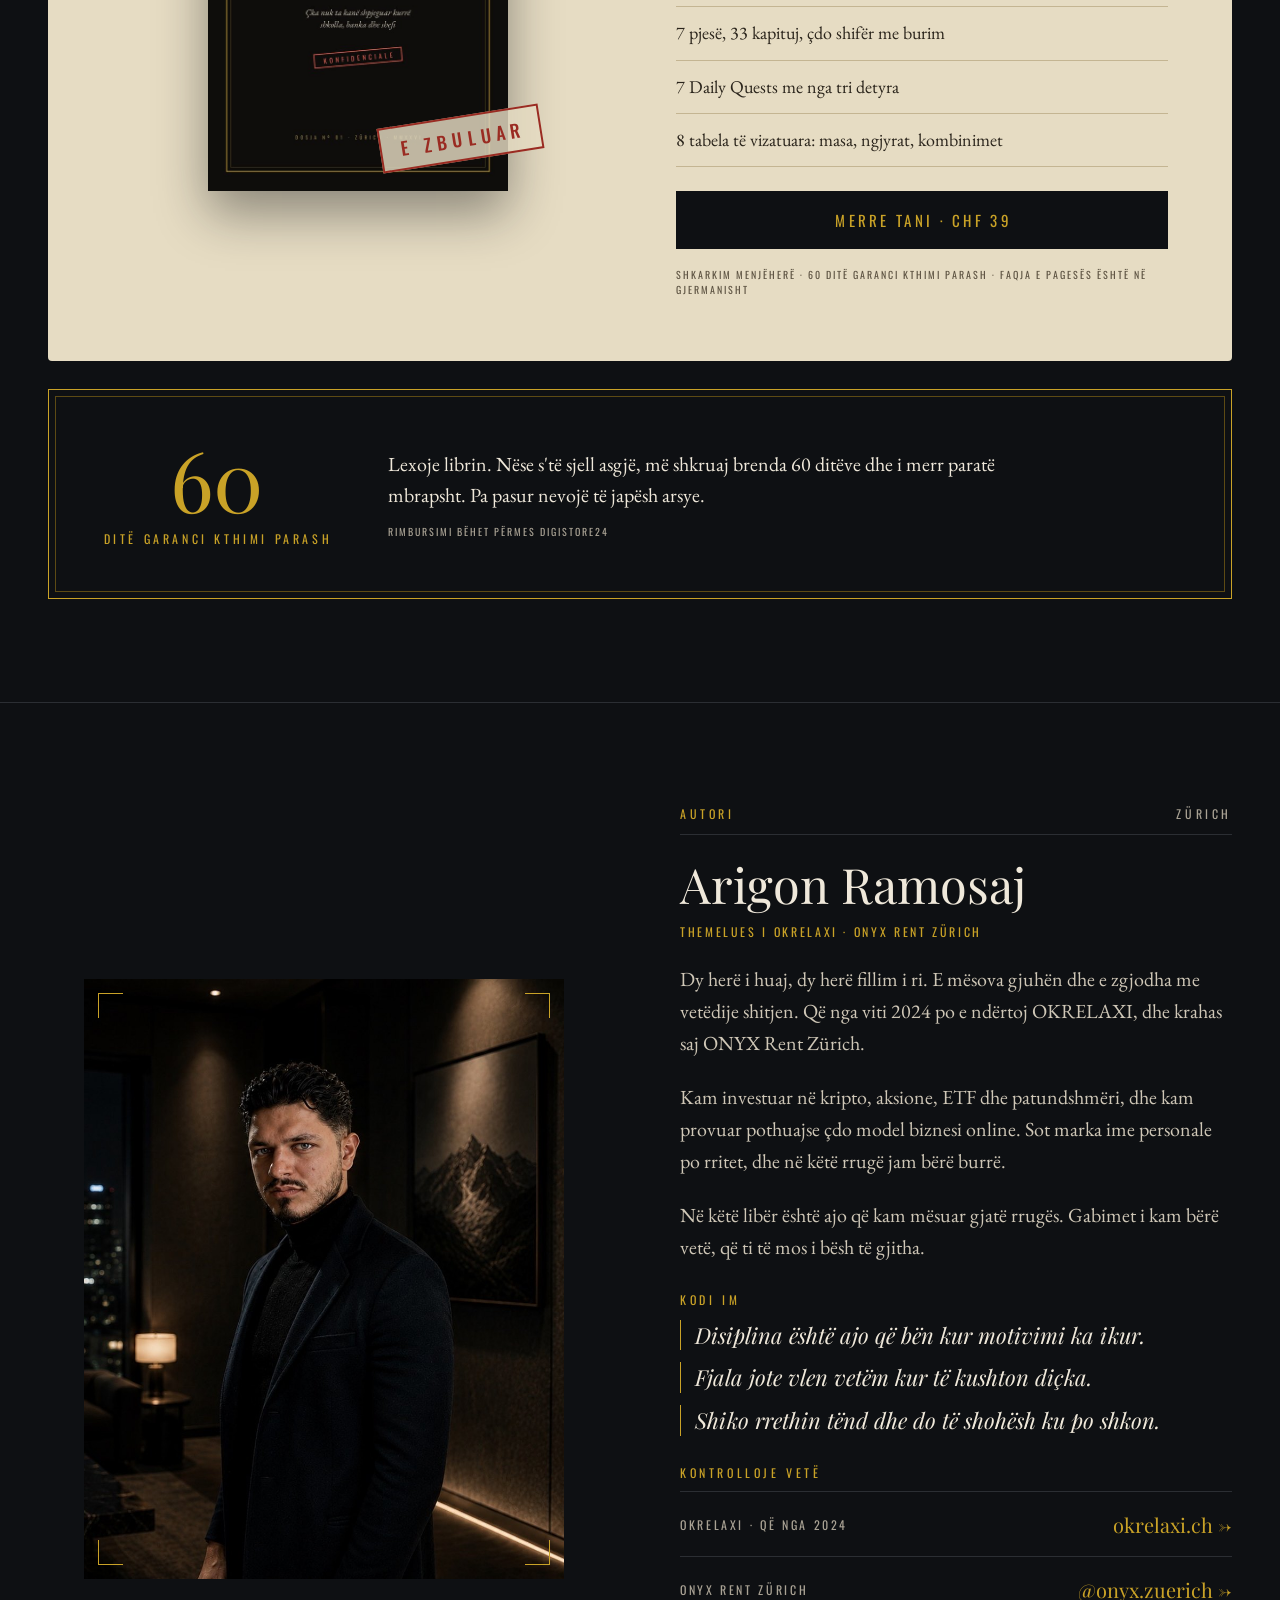
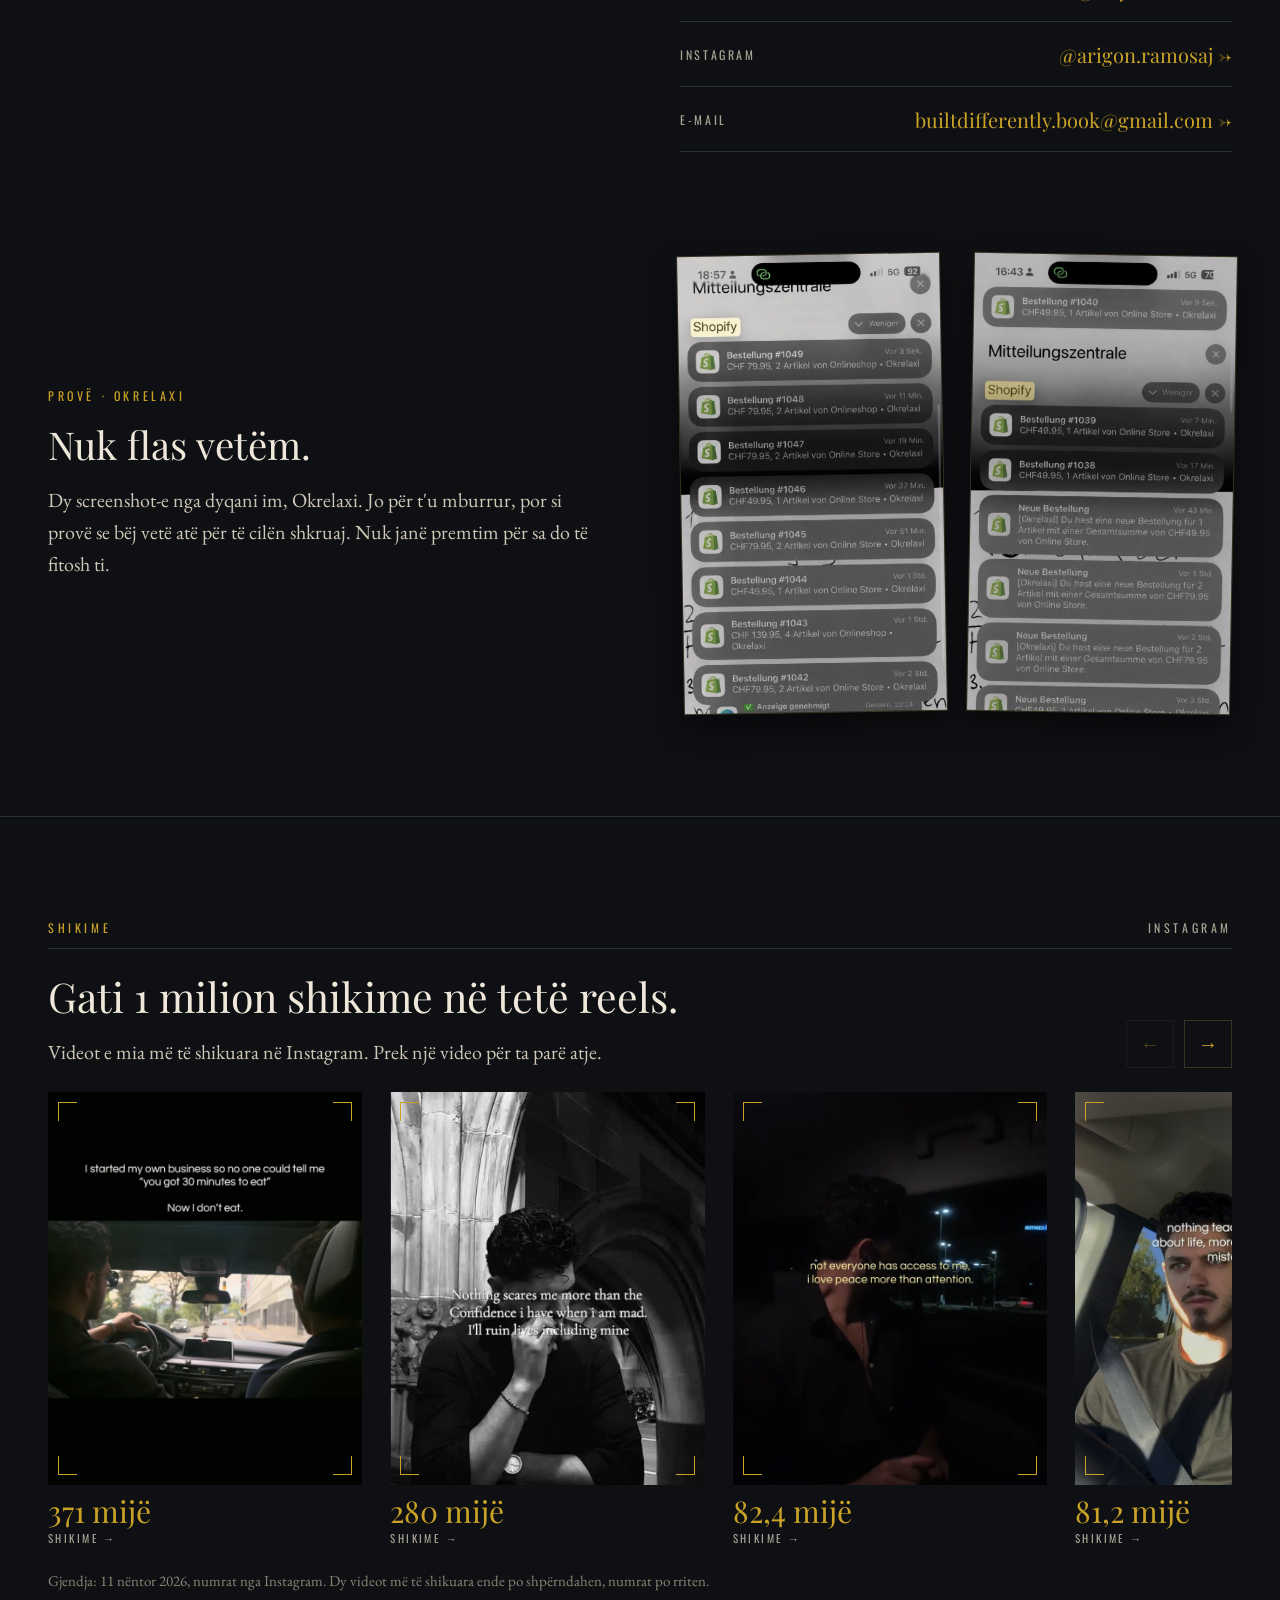
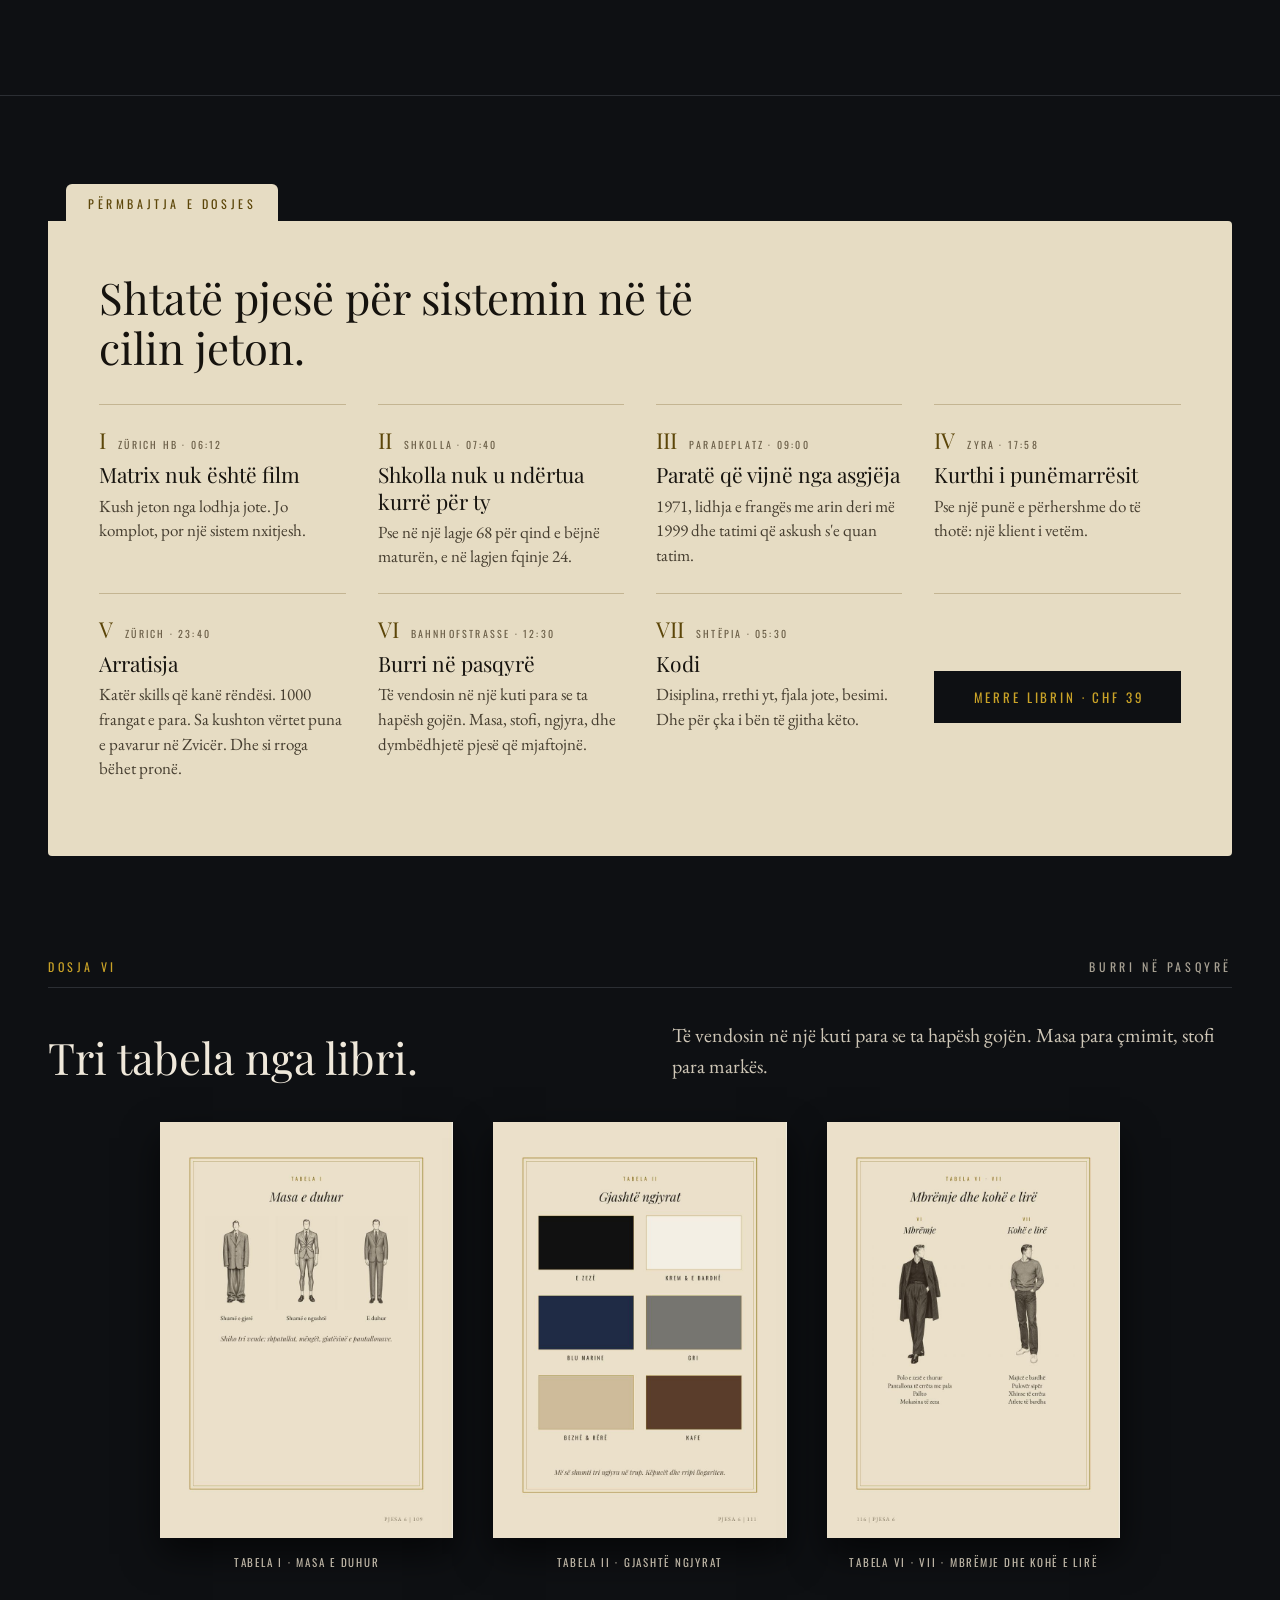
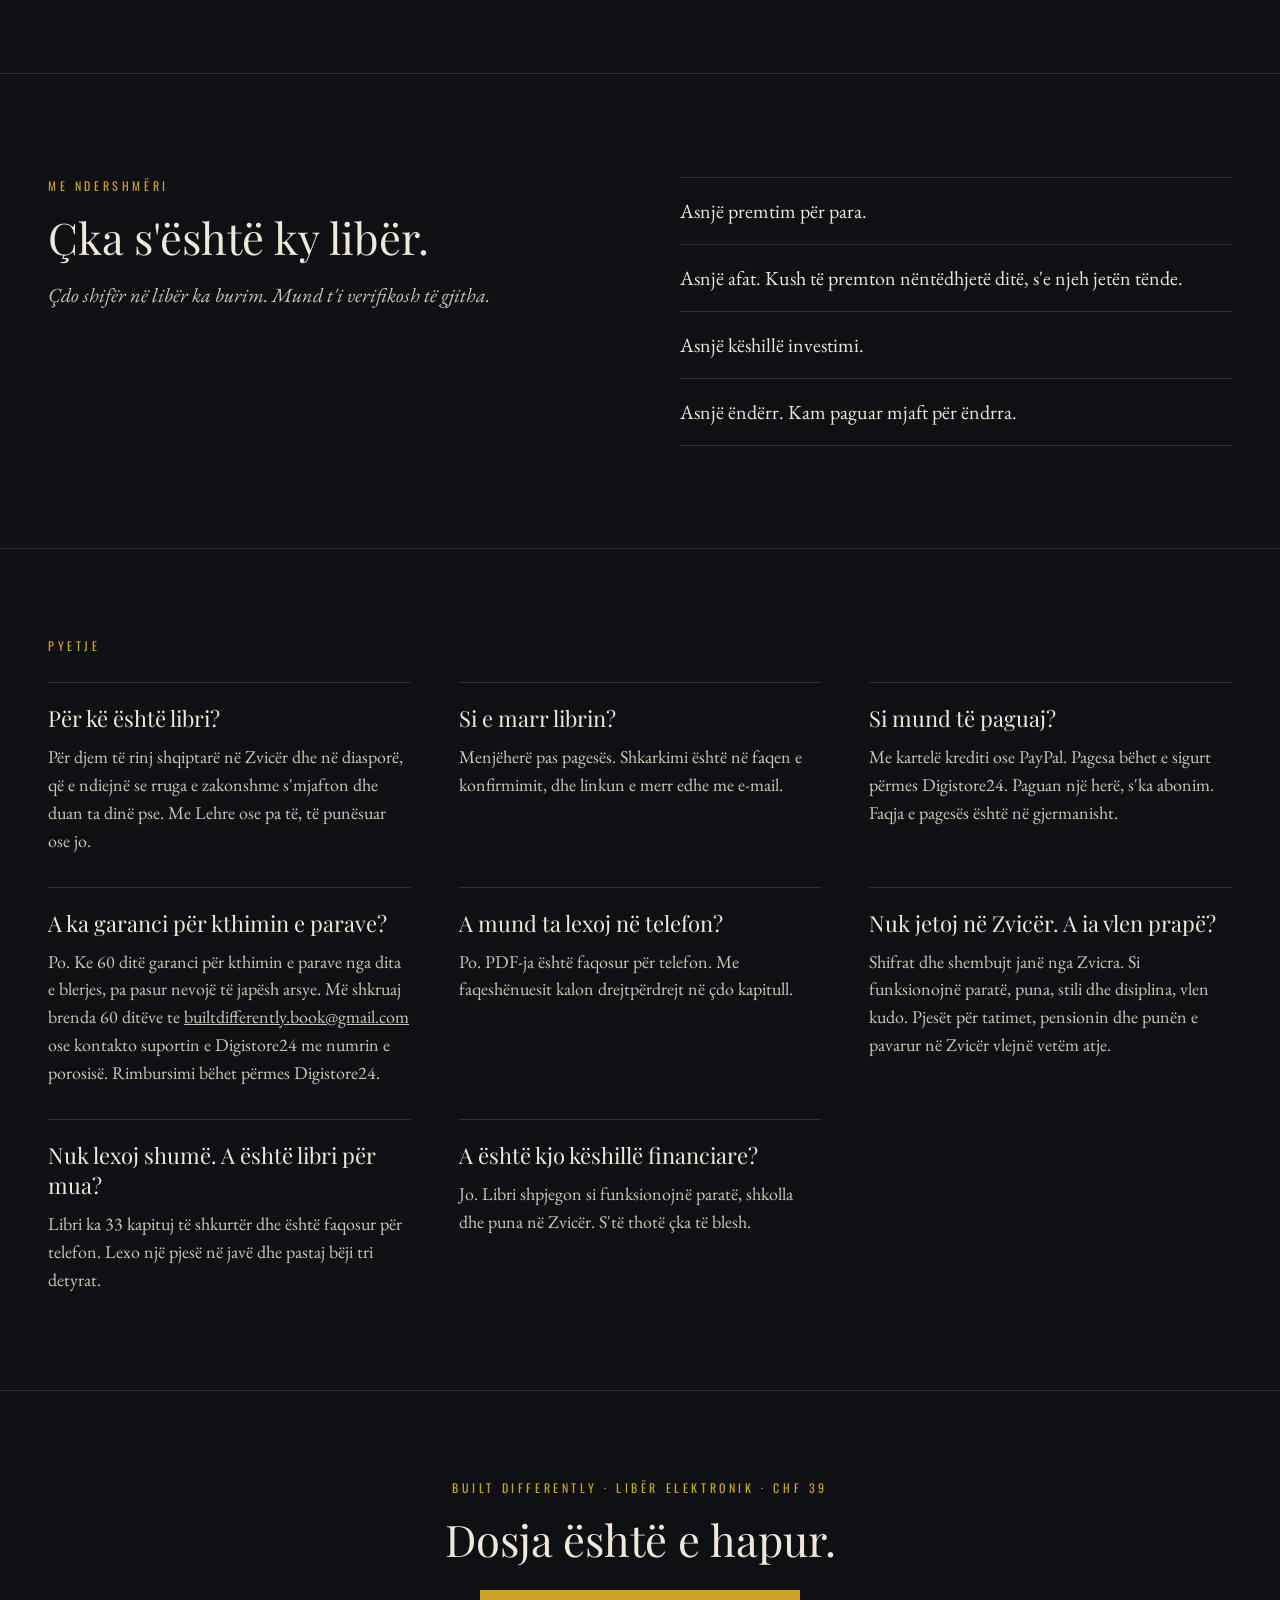
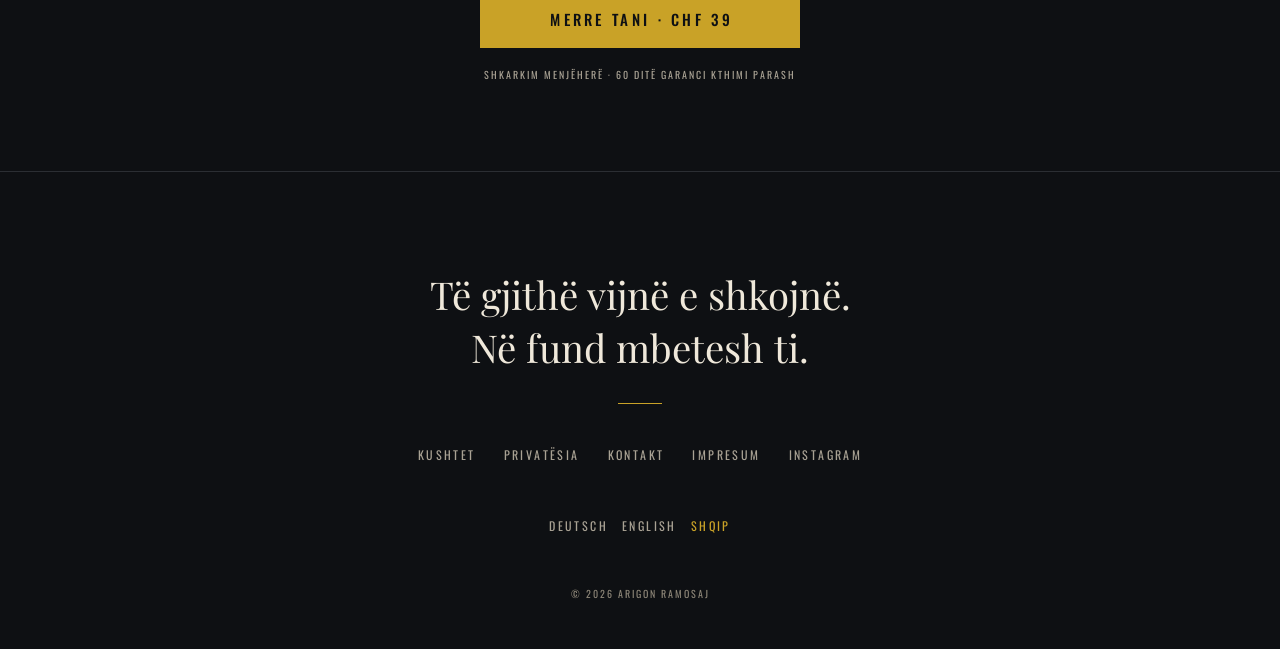
<file: sq/index.html>
<!doctype html>
<html lang="sq" data-buy="https://www.checkout-ds24.com/product/752800">
<head>
<meta charset="utf-8">
<meta name="viewport" content="width=device-width, initial-scale=1, viewport-fit=cover">
<title>Built Differently | Libri elektronik i Arigon Ramosajt</title>
<meta name="description" content="Libri elektronik i Arigon Ramosajt për djem të rinj shqiptarë në Zvicër dhe në diasporë: çka nuk ta kanë shpjeguar kurrë shkolla, banka dhe shefi. 153 faqe, PDF, CHF 39.">
<meta name="author" content="Arigon Ramosaj">
<link rel="canonical" href="https://builtdifferently.ch/sq/">
<link rel="alternate" hreflang="de" href="https://builtdifferently.ch/">
<link rel="alternate" hreflang="en" href="https://builtdifferently.ch/en/">
<link rel="alternate" hreflang="sq" href="https://builtdifferently.ch/sq/">
<link rel="alternate" hreflang="x-default" href="https://builtdifferently.ch/">
<meta name="theme-color" content="#0E1013">
<meta property="og:type" content="website">
<meta property="og:locale" content="sq_AL">
<meta property="og:locale:alternate" content="de_CH">
<meta property="og:site_name" content="Built Differently">
<meta property="og:title" content="Built Differently">
<meta property="og:description" content="Libri elektronik i Arigon Ramosajt për djem të rinj shqiptarë në Zvicër dhe në diasporë: çka nuk ta kanë shpjeguar kurrë shkolla, banka dhe shefi. 153 faqe, PDF, CHF 39.">
<meta property="og:url" content="https://builtdifferently.ch/sq/">
<meta property="og:image" content="https://builtdifferently.ch/assets/og-sq.jpg">
<meta property="og:image:width" content="1200">
<meta property="og:image:height" content="630">
<meta property="og:image:alt" content="Built Differently nga Arigon Ramosaj: kopertina e librit pranë titullit">
<meta name="twitter:card" content="summary_large_image">
<meta name="twitter:title" content="Built Differently">
<meta name="twitter:description" content="Libri elektronik i Arigon Ramosajt për djem të rinj shqiptarë në Zvicër dhe në diasporë: çka nuk ta kanë shpjeguar kurrë shkolla, banka dhe shefi. 153 faqe, PDF, CHF 39.">
<meta name="twitter:image" content="https://builtdifferently.ch/assets/og-sq.jpg">
<link rel="icon" href="/favicon.svg" type="image/svg+xml">
<link rel="icon" href="/favicon-32.png" sizes="32x32" type="image/png">
<link rel="apple-touch-icon" href="/apple-touch-icon.png">
<link rel="manifest" href="/site.webmanifest">
<link rel="preload" href="/assets/fonts/PlayfairDisplay.woff2" as="font" type="font/woff2" crossorigin>
<link rel="preload" href="/assets/fonts/Oswald.woff2" as="font" type="font/woff2" crossorigin>
<script>/* feste Bildschirmhöhe in px: ändert sich nicht, wenn die Browserleiste (z. B. im Instagram-Browser) beim Scrollen ein- und ausfährt */(function(){var r=document.documentElement,w=0,h=0;function s(f){var nw=window.innerWidth,nh=window.innerHeight;if(f||nw!==w||Math.abs(nh-h)>h*0.3){w=nw;h=nh;r.style.setProperty("--bd-vh",(nh/100)+"px");}}s(true);window.addEventListener("resize",function(){s(false)});window.addEventListener("orientationchange",function(){setTimeout(function(){s(true)},400)});})();</script>
<link rel="stylesheet" href="/assets/site.css?v=8">
<script type="application/ld+json">{"@context": "https://schema.org", "@type": "Book", "name": "Built Differently", "author": {"@type": "Person", "name": "Arigon Ramosaj"}, "inLanguage": "sq", "bookFormat": "https://schema.org/EBook", "numberOfPages": 153, "description": "Libri elektronik i Arigon Ramosajt për djem të rinj shqiptarë në Zvicër dhe në diasporë: çka nuk ta kanë shpjeguar kurrë shkolla, banka dhe shefi. 153 faqe, PDF, CHF 39.", "image": "https://builtdifferently.ch/assets/bd/sq/cover.jpg", "url": "https://builtdifferently.ch/sq/"}</script>
<script src="/assets/app.js?v=8" defer></script>
</head>
<body>
<div class="bd-site">
<a class="bd-skip" href="#inhalt">Kalo te përmbajtja</a>
<header class="bd-header">
<a class="bd-brand" href="#akte">Built Differently</a>
<nav class="bd-nav" aria-label="Navigimi i faqes">
<a href="#inhalt">Përmbajtja</a>
<a href="#autor">Autori</a>
<a href="#fragen">Pyetje</a>
<a class="bd-lang" href="/" hreflang="de" lang="de" aria-label="Deutsche Version">DE</a>
<a class="bd-cta-header" href="#kaufen" data-kauf="">Merre librin · CHF 39</a>
</nav>
</header>
<main>
<section class="journey" aria-label="Dosja">
<div class="journey__stage">
<div class="journey__media" aria-hidden="true">
<picture>
<source media="(orientation: portrait) and (max-width: 1024px)" srcset="/assets/film/sq/akte-mobil-0.jpg">
<img src="/assets/film/sq/akte-desktop-0.jpg" alt="" fetchpriority="high" decoding="async">
</picture>
<video muted playsinline preload="none" tabindex="-1" disableremoteplayback data-src-desktop="/assets/film/sq/akte-desktop.mp4" data-src-mobil="/assets/film/sq/akte-mobil.mp4"></video>
</div>
<div class="journey__shade" aria-hidden="true"></div>
<nav class="journey__route" aria-label="Kapitujt e filmit"><button type="button">Dosja</button><button type="button">06:00</button><button type="button">Gjetjet</button><button type="button">E hapur</button></nav>
<div class="journey__progress" aria-hidden="true"><span></span></div>
</div>
<div class="journey__story">
<article class="chapter" id="akte" data-align="left" style="min-height: 100vh; min-height: calc(var(--bd-vh, 1svh) * 100)" data-still-desktop="/assets/film/sq/akte-desktop-0.jpg" data-still-mobil="/assets/film/sq/akte-mobil-0.jpg"><div class="chapter__pin"><div class="chapter__copy"><p class="chapter__kicker">Libri elektronik i Arigon Ramosajt · Dosja Nº 01</p><span class="bd-stamp" aria-hidden="true">Konfidenciale</span><h1 class="chapter__title">Built Differently</h1><p class="chapter__body">Çka nuk ta kanë shpjeguar kurrë shkolla, banka dhe shefi.</p><p class="bd-akte-for">Për djem të rinj shqiptarë në Zvicër dhe në diasporë, që e ndiejnë se rruga e zakonshme s'mjafton.</p><div class="chapter__actions"><div class="bd-akte-actions"><a class="bd-cta-akte" href="#kaufen" data-kauf="">Merre librin · CHF 39</a><p class="bd-akte-note">153 faqe · PDF · Shkarkim menjëherë · 60 ditë garanci kthimi parash</p></div></div></div></div></article>
<article class="chapter" id="protokoll" data-align="right" style="min-height: 70vh; min-height: calc(var(--bd-vh, 1svh) * 70)" data-still-desktop="/assets/film/sq/akte-desktop-90.jpg" data-still-mobil="/assets/film/sq/akte-mobil-90.jpg"><div class="chapter__pin"><div class="chapter__copy"><p class="chapter__kicker">Procesverbal · E hënë · 06:00</p><h2 class="chapter__title">U zgjove në gjashtë. Jo sepse deshe.</h2><p class="chapter__body">Sepse ta tha një zile. Për një punë që kurrë s'do ta kishe zgjedhur, po të të kishte pyetur dikush. Por askush s'të pyeti.</p></div></div></article>
<article class="chapter" id="befund" data-align="left" style="min-height: 70vh; min-height: calc(var(--bd-vh, 1svh) * 70)" data-still-desktop="/assets/film/sq/akte-desktop-180.jpg" data-still-mobil="/assets/film/sq/akte-mobil-180.jpg"><div class="chapter__pin"><div class="chapter__copy"><p class="chapter__kicker">Procesverbal · Gjetjet</p><h2 class="chapter__title">Kjo s'është rastësi dhe s'është fat i keq.</h2><p class="chapter__body">Të thanë: Ki kujdes në shkollë. Mëso një zanat. Kurse para në llogari. I bëre të gjitha. Ky është një sistem që funksionon pikërisht ashtu siç duhet. Veç jo për ty.</p></div></div></article>
<article class="chapter" id="geoeffnet" data-align="right" style="min-height: 85vh; min-height: calc(var(--bd-vh, 1svh) * 85)" data-still-desktop="/assets/film/sq/akte-desktop-270.jpg" data-still-mobil="/assets/film/sq/akte-mobil-270.jpg"><div class="chapter__pin"><div class="chapter__copy"><p class="chapter__kicker">Dosja u hap</p><h2 class="chapter__title">Disiplinë. Stil. Sistem.</h2><p class="chapter__body">Shtatë pjesë për paratë, shkollën, punën dhe burrin në pasqyrë. I faqosur si një libër i viteve tridhjetë.</p><ul class="chapter__tags"><li>153 faqe</li><li>33 kapituj</li><li>Çdo shifër me burim</li></ul><div class="chapter__actions"><div class="bd-open-actions"><a class="bd-cta-open" href="#kaufen" data-kauf="">Merre librin · CHF 39</a><a class="bd-link-inhalt" href="#nutzen">Shiko përmbajtjen</a></div></div></div></div></article>
</div>
</section>
<div class="bd-variant bd-variant--mobile">
<section style="padding: 26px 20px 30px; background: #0E1013; border-top: 1px solid #3A3220; border-bottom: 1px solid #3A3220; display: flex; flex-direction: column; align-items: center; gap: 16px">
<div style="width: 100%; display: grid; grid-template-columns: repeat(3, minmax(0, 1fr)); gap: 8px; text-align: center">
<div style="display: flex; flex-direction: column; gap: 4px"><div style="font-family: 'Playfair Display', serif; font-size: 32px; line-height: 1; color: #EFE8DA">153</div><div style="font-family: Oswald, sans-serif; font-size: 10px; letter-spacing: 0.24em; padding-left: 0.24em; color: #A9A294">FAQE</div></div>
<div style="display: flex; flex-direction: column; gap: 4px; border-left: 1px solid #2B2E33; border-right: 1px solid #2B2E33"><div style="font-family: 'Playfair Display', serif; font-size: 32px; line-height: 1; color: #EFE8DA">7</div><div style="font-family: Oswald, sans-serif; font-size: 10px; letter-spacing: 0.24em; padding-left: 0.24em; color: #A9A294">DOSJE</div></div>
<div style="display: flex; flex-direction: column; gap: 4px"><div style="font-family: 'Playfair Display', serif; font-size: 32px; line-height: 1; color: #EFE8DA">7</div><div style="font-family: Oswald, sans-serif; font-size: 10px; letter-spacing: 0.24em; padding-left: 0.24em; color: #A9A294">DAILY QUESTS</div></div>
</div>
<div style="font-family: Oswald, sans-serif; font-size: 11px; letter-spacing: 0.3em; padding-left: 0.3em; color: #C9A227">ÇDO SHIFËR ME BURIM</div>
</section>

<section id="nutzen" style="padding: 56px 28px 64px; background: #0E1013; display: flex; flex-direction: column; gap: 22px">
<div style="font-family: Oswald, sans-serif; font-size: 11px; letter-spacing: 0.3em; color: #C9A227">PAS LIBRIT</div>
<h2 style="margin: 0; font-family: 'Playfair Display', serif; font-weight: 400; font-size: 30px; line-height: 1.2; color: #EFE8DA">Pas 153 faqesh e di:</h2>
<div style="display: flex; flex-direction: column">
<div style="display: grid; grid-template-columns: 32px minmax(0, 1fr); align-items: baseline; padding: 16px 0; border-top: 1px solid #2B2E33"><span style="font-family: 'Playfair Display', serif; font-size: 20px; line-height: 1; color: #C9A227">1</span><span style="font-size: 18px; line-height: 1.5; color: #EFE8DA">Kush fiton nga lodhja jote. Jo komplot, por një sistem nxitjesh.</span></div>
<div style="display: grid; grid-template-columns: 32px minmax(0, 1fr); align-items: baseline; padding: 16px 0; border-top: 1px solid #2B2E33"><span style="font-family: 'Playfair Display', serif; font-size: 20px; line-height: 1; color: #C9A227">2</span><span style="font-size: 18px; line-height: 1.5; color: #EFE8DA">Pesë lëndët që munguan në shkollë: tatimet, shitja, kontratat, interesi i përbërë, negocimi.</span></div>
<div style="display: grid; grid-template-columns: 32px minmax(0, 1fr); align-items: baseline; padding: 16px 0; border-top: 1px solid #2B2E33"><span style="font-family: 'Playfair Display', serif; font-size: 20px; line-height: 1; color: #C9A227">3</span><span style="font-size: 18px; line-height: 1.5; color: #EFE8DA">Çka i bën inflacioni llogarisë sate të kursimeve, pensionit dhe banesës.</span></div>
<div style="display: grid; grid-template-columns: 32px minmax(0, 1fr); align-items: baseline; padding: 16px 0; border-top: 1px solid #2B2E33"><span style="font-family: 'Playfair Display', serif; font-size: 20px; line-height: 1; color: #C9A227">4</span><span style="font-size: 18px; line-height: 1.5; color: #EFE8DA">Pse një punë e përhershme do të thotë: një klient i vetëm. Dhe pse një rritje rroge shpesh s'është rritje.</span></div>
<div style="display: grid; grid-template-columns: 32px minmax(0, 1fr); align-items: baseline; padding: 16px 0; border-top: 1px solid #2B2E33; border-bottom: 1px solid #2B2E33"><span style="font-family: 'Playfair Display', serif; font-size: 20px; line-height: 1; color: #C9A227">5</span><span style="font-size: 18px; line-height: 1.5; color: #EFE8DA">Katër skills që kanë rëndësi, tri rrugë deri te 1000 frangat e para, dhe sa kushton vërtet puna e pavarur në Zvicër.</span></div>
</div>
<p style="margin: 0; font-style: italic; font-size: 18px; line-height: 1.55; color: #CFC7B7">Dhe: Pjesa 6 për masën, stofin dhe ngjyrën, Pjesa 7 për disiplinën dhe fjalën tënde, dhe pas çdo pjese tri detyra.</p>
<a href="#kaufen" data-kauf="" style="display: flex; align-items: center; justify-content: center; min-height: 56px; box-sizing: border-box; background: #C9A227; color: #0E1013; text-decoration: none; font-family: Oswald, sans-serif; font-weight: 500; font-size: 15px; letter-spacing: 0.22em; padding: 0 22px 0 calc(22px + 0.22em); width: 100%; margin-top: 6px">MERRE LIBRIN · CHF 39</a>
<div style="font-family: Oswald, sans-serif; font-size: 10px; letter-spacing: 0.2em; line-height: 1.7; color: #A9A294; text-align: center">SHKARKIM MENJËHERË · 60 DITË GARANCI KTHIMI PARASH</div>
<a href="#inhalt" style="align-self: center; font-style: italic; font-size: 17px; color: #CFC7B7; text-decoration: underline; text-underline-offset: 4px">Shiko të shtatë pjesët</a>
</section>

<section id="seiten" style="border-top: 1px solid #2B2E33; padding: 56px 0 60px; background: #0E1013; display: flex; flex-direction: column; gap: 20px">
<div style="padding: 0 24px; display: flex; flex-direction: column; gap: 12px; text-align: center; align-items: center">
<div style="font-family: Oswald, sans-serif; font-size: 11px; letter-spacing: 0.4em; padding-left: 0.4em; color: #C9A227">PROVAT</div>
<h2 style="margin: 0; font-family: 'Playfair Display', serif; font-weight: 400; font-size: 28px; line-height: 1.2; color: #EFE8DA">Shtatë faqe nga libri.</h2>
</div>
<div class="bd-reels bd-reels--m" style="padding: 10px 28px 30px">
<div class="bd-reel bd-seite" style="gap: 12px"><img loading="lazy" decoding="async" width="800" height="1134" src="/assets/bd/buch/sq/seite-1.jpg" alt="Faqe libri: përmbajtja" style="width: 100%; height: auto; aspect-ratio: 800 / 1134; display: block; background: #181B20; box-shadow: 0 10px 24px rgba(0,0,0,0.55)"><div style="font-family: Oswald, sans-serif; font-size: 10px; letter-spacing: 0.16em; line-height: 1.5; text-align: center; color: #BDB5A5">A · PËRMBAJTJA</div></div>
<div class="bd-reel bd-seite" style="gap: 12px"><img loading="lazy" decoding="async" width="800" height="1134" src="/assets/bd/buch/sq/seite-2.jpg" alt="Faqe libri: faqja hyrëse e Pjesës 1, Matrix nuk është film" style="width: 100%; height: auto; aspect-ratio: 800 / 1134; display: block; background: #181B20; box-shadow: 0 10px 24px rgba(0,0,0,0.55)"><div style="font-family: Oswald, sans-serif; font-size: 10px; letter-spacing: 0.16em; line-height: 1.5; text-align: center; color: #BDB5A5">B · SHTATË DOSJE</div></div>
<div class="bd-reel bd-seite" style="gap: 12px"><img loading="lazy" decoding="async" width="800" height="1134" src="/assets/bd/buch/sq/seite-3.jpg" alt="Faqe libri: Kapitulli 1.1, Pyetja që askush s'ta ka bërë kurrë" style="width: 100%; height: auto; aspect-ratio: 800 / 1134; display: block; background: #181B20; box-shadow: 0 10px 24px rgba(0,0,0,0.55)"><div style="font-family: Oswald, sans-serif; font-size: 10px; letter-spacing: 0.16em; line-height: 1.5; text-align: center; color: #BDB5A5">C · KAPITULLI 1.1</div></div>
<div class="bd-reel bd-seite" style="gap: 12px"><img loading="lazy" decoding="async" width="800" height="1134" src="/assets/bd/buch/sq/seite-4.jpg" alt="Faqe libri: Kapitulli 3.3, Si krijohen paratë" style="width: 100%; height: auto; aspect-ratio: 800 / 1134; display: block; background: #181B20; box-shadow: 0 10px 24px rgba(0,0,0,0.55)"><div style="font-family: Oswald, sans-serif; font-size: 10px; letter-spacing: 0.16em; line-height: 1.5; text-align: center; color: #BDB5A5">D · ÇDO SHIFËR ME BURIM</div></div>
<div class="bd-reel bd-seite" style="gap: 12px"><img loading="lazy" decoding="async" width="800" height="1134" src="/assets/bd/buch/sq/seite-5.jpg" alt="Faqe libri: Daily Quest me tri detyra" style="width: 100%; height: auto; aspect-ratio: 800 / 1134; display: block; background: #181B20; box-shadow: 0 10px 24px rgba(0,0,0,0.55)"><div style="font-family: Oswald, sans-serif; font-size: 10px; letter-spacing: 0.16em; line-height: 1.5; text-align: center; color: #BDB5A5">E · DAILY QUEST PAS ÇDO PJESE</div></div>
<div class="bd-reel bd-seite" style="gap: 12px"><img loading="lazy" decoding="async" width="800" height="1134" src="/assets/bd/buch/sq/seite-6.jpg" alt="Faqe libri: tabelë me dy veshje të vizatuara, Ditë dhe punë" style="width: 100%; height: auto; aspect-ratio: 800 / 1134; display: block; background: #181B20; box-shadow: 0 10px 24px rgba(0,0,0,0.55)"><div style="font-family: Oswald, sans-serif; font-size: 10px; letter-spacing: 0.16em; line-height: 1.5; text-align: center; color: #BDB5A5">F · TETË TABELA NË STIL KATALOGU</div></div>
<div class="bd-reel bd-seite" style="gap: 12px"><img loading="lazy" decoding="async" width="800" height="1134" src="/assets/bd/buch/sq/seite-7.jpg" alt="Faqe libri: burimet e Pjesës 1 në shtojcë" style="width: 100%; height: auto; aspect-ratio: 800 / 1134; display: block; background: #181B20; box-shadow: 0 10px 24px rgba(0,0,0,0.55)"><div style="font-family: Oswald, sans-serif; font-size: 10px; letter-spacing: 0.16em; line-height: 1.5; text-align: center; color: #BDB5A5">G · BURIMET NË SHTOJCË</div></div>
</div>
<div style="padding: 0 28px; font-family: Oswald, sans-serif; font-size: 10px; letter-spacing: 0.3em; color: #A9A294">RRËSHQIT →</div>
</section>

<section style="padding: 20px 24px 72px; background: #0E1013; display: flex; flex-direction: column; gap: 24px">
<div style="border: 1px solid #C9A227; padding: 6px">
<div style="border: 1px solid #5E4E1E; padding: 36px 22px; display: flex; flex-direction: column; align-items: center; gap: 10px">
<div style="font-family: Oswald, sans-serif; font-size: 10px; letter-spacing: 0.6em; padding-left: 0.6em; color: #8E7A45">SYSTEM</div>
<div style="font-family: Oswald, sans-serif; font-size: 30px; letter-spacing: 0.24em; padding-left: 0.24em; color: #C9A227">DAILY QUEST</div>
<div style="font-family: Oswald, sans-serif; font-size: 12px; letter-spacing: 0.4em; padding-left: 0.4em; color: #EFE8DA">KOHA</div>
<div style="width: 100%; height: 1px; background: #5E4E1E; margin: 18px 0"></div>
<div style="width: 100%; display: flex; flex-direction: column; gap: 18px">
<div style="display: flex; gap: 14px; align-items: flex-start"><div style="flex-shrink: 0; width: 16px; height: 16px; border: 1px solid #C9A227; margin-top: 2px"></div><div style="font-family: Oswald, sans-serif; font-size: 13px; letter-spacing: 0.06em; line-height: 1.5; color: #EFE8DA">SHIKO KOHËN TËNDE PARA EKRANIT. SHKRUAJE SHIFRËN.</div></div>
<div style="display: flex; gap: 14px; align-items: flex-start"><div style="flex-shrink: 0; width: 16px; height: 16px; border: 1px solid #C9A227; margin-top: 2px"></div><div style="font-family: Oswald, sans-serif; font-size: 13px; letter-spacing: 0.06em; line-height: 1.5; color: #EFE8DA">VENDOSE TELEFONIN NJË ORË NË NJË DHOMË TJETËR.</div></div>
<div style="display: flex; gap: 14px; align-items: flex-start"><div style="flex-shrink: 0; width: 16px; height: 16px; border: 1px solid #C9A227; margin-top: 2px"></div><div style="font-family: Oswald, sans-serif; font-size: 13px; letter-spacing: 0.06em; line-height: 1.5; color: #EFE8DA">DIL JASHTË DHJETË MINUTA. PA KUFJE.</div></div>
</div>
<div style="width: 100%; height: 1px; background: #5E4E1E; margin: 18px 0"></div>
<div style="font-family: Oswald, sans-serif; font-size: 11px; letter-spacing: 0.22em; color: #C9A227">E KRYER ___ NGA 7 DITË</div>
</div>
</div>
<p style="margin: 0; font-size: 18px; line-height: 1.55; text-align: center; color: #CFC7B7">Pas çdo pjese tri detyra. Asnjëra s'zgjat më shumë se pesëmbëdhjetë minuta. Asnjëra s'kushton para.</p>
</section>

<section style="padding: 0; background: #0E1013; display: flex; flex-direction: column">
<div style="position: relative; width: 100%; aspect-ratio: 928 / 1152; overflow: hidden">
<video class="bd-handy" muted loop playsinline preload="none" disableremoteplayback width="720" height="894" poster="/assets/bd/buch/sq/handy.jpg" data-src="/assets/bd/buch/sq/handy.mp4" aria-label="Libri elektronik Built Differently në një telefon, mbi mermer të zi me orë, stilograf dhe bllok shënimesh" style="position: absolute; top: 0; left: 0; width: 100%; height: 100%; object-fit: cover; display: block"></video>
<div style="position: absolute; left: 0; right: 0; bottom: 0; height: 32%; background: linear-gradient(to bottom, rgba(14,16,19,0) 0%, #0E1013 100%)"></div>
</div>
<div style="padding: 0 28px 20px; margin-top: -40px; position: relative; display: flex; flex-direction: column; gap: 10px; text-align: center; align-items: center">
<h2 style="margin: 0; font-family: 'Playfair Display', serif; font-weight: 400; font-size: 28px; line-height: 1.2; color: #EFE8DA">Në telefonin tënd, një minutë pas blerjes.</h2>
<p style="margin: 0; font-size: 17px; line-height: 1.5; color: #CFC7B7">PDF për telefon, tablet dhe laptop. Pa dërgesë, pa pritje.</p>
</div>
</section>

<section id="kaufen" style="padding: 36px 16px 76px; background: #0E1013; display: flex; flex-direction: column">
<div style="align-self: flex-start; margin-left: 14px; padding: 10px 18px 8px; background: #E6DCC3; border-radius: 6px 6px 0 0; font-family: Oswald, sans-serif; font-size: 11px; letter-spacing: 0.3em; color: #5C4609">DOSJA Nº 01 · PËR TY</div>
<div style="position: relative; background: #E6DCC3; color: #1B1812; padding: 44px 22px 36px; display: flex; flex-direction: column; align-items: center; gap: 20px; text-align: center; border-radius: 0 4px 4px 4px">
<div style="position: relative; width: 220px">
<img loading="lazy" decoding="async" src="/assets/bd/sq/cover.jpg" alt="Kopertina e librit Built Differently" style="width: 220px; height: auto; display: block; box-shadow: 0 18px 40px rgba(14,16,19,0.40)">
<div style="position: absolute; right: -30px; bottom: 26px; transform: rotate(-9deg); border: 2.5px solid #9A2B22; padding: 7px 12px 6px; background: rgba(230,220,195,0.82); font-family: Oswald, sans-serif; font-weight: 500; font-size: 16px; letter-spacing: 0.3em; padding-left: calc(12px + 0.3em); color: #9A2B22">E ZBULUAR</div>
</div>
<h2 style="margin: 14px 0 0; font-family: 'Playfair Display', serif; font-weight: 400; font-size: 30px; line-height: 1.15; color: #16130E">Built Differently</h2>
<p style="margin: 0; font-style: italic; font-size: 18px; line-height: 1.4; color: #463E30">Çka nuk ta kanë shpjeguar kurrë shkolla, banka dhe shefi</p>
<div style="font-family: 'Playfair Display', serif; font-size: 44px; line-height: 1; color: #16130E">CHF 39</div><div style="font-family: Oswald, sans-serif; font-size: 12px; letter-spacing: 0.22em; color: #5C4609">NË BE: EUR 39 · NJË HERË, PA ABONIM</div>
<div style="width: 100%; display: flex; flex-direction: column; text-align: left">
<div style="padding: 13px 0; border-top: 1px solid #C4B592; font-size: 17px; line-height: 1.45; color: #2A241B">153 faqe, të faqosura si një libër i viteve tridhjetë</div>
<div style="padding: 13px 0; border-top: 1px solid #C4B592; font-size: 17px; line-height: 1.45; color: #2A241B">Dy PDF: shqip dhe gjermanisht, për telefon, tablet dhe laptop</div>
<div style="padding: 13px 0; border-top: 1px solid #C4B592; font-size: 17px; line-height: 1.45; color: #2A241B">7 pjesë, 33 kapituj, çdo shifër me burim</div>
<div style="padding: 13px 0; border-top: 1px solid #C4B592; font-size: 17px; line-height: 1.45; color: #2A241B">7 Daily Quests me nga tri detyra</div>
<div style="padding: 13px 0; border-top: 1px solid #C4B592; border-bottom: 1px solid #C4B592; font-size: 17px; line-height: 1.45; color: #2A241B">8 tabela të vizatuara: masa, ngjyrat, kombinimet</div>
</div>
<a href="#kaufen" data-kauf="" style="margin-top: 8px; display: flex; align-items: center; justify-content: center; min-height: 56px; width: 100%; box-sizing: border-box; background: #0E1013; color: #C9A227; text-decoration: none; font-family: Oswald, sans-serif; font-size: 15px; letter-spacing: 0.22em; padding-left: 0.22em">MERRE TANI · CHF 39</a>
<div style="font-family: Oswald, sans-serif; font-size: 10px; letter-spacing: 0.2em; color: #5E5443">SHKARKIM MENJËHERË · 60 DITË GARANCI KTHIMI PARASH · FAQJA E PAGESËS ËSHTË NË GJERMANISHT</div>
</div>
<div style="margin-top: 22px; border: 1px solid #C9A227; padding: 6px"><div style="border: 1px solid #5C4A14; padding: 30px 20px 28px; display: flex; flex-direction: column; align-items: center; gap: 14px; text-align: center"><div style="font-family: 'Playfair Display', serif; font-size: 64px; line-height: 0.9; color: #C9A227">60</div><div style="font-family: Oswald, sans-serif; font-size: 12px; letter-spacing: 0.3em; padding-left: 0.3em; color: #C9A227">DITË GARANCI KTHIMI PARASH</div><p style="margin: 0; font-size: 18px; line-height: 1.55; color: #EFE8DA">Lexoje librin. Nëse s'të sjell asgjë, më shkruaj brenda 60 ditëve dhe i merr paratë mbrapsht. Pa pasur nevojë të japësh arsye.</p><div style="font-family: Oswald, sans-serif; font-size: 10px; letter-spacing: 0.2em; line-height: 1.7; color: #A9A294">RIMBURSIMI BËHET PËRMES DIGISTORE24</div></div></div>
</section>

<section id="autor" style="padding: 60px 28px 68px; background: #0E1013; border-top: 1px solid #2B2E33; display: flex; flex-direction: column; gap: 22px">
<div style="display: flex; justify-content: space-between; align-items: center">
<div style="font-family: Oswald, sans-serif; font-size: 11px; letter-spacing: 0.3em; color: #C9A227">AUTORI</div>
<div style="font-family: Oswald, sans-serif; font-size: 11px; letter-spacing: 0.3em; color: #A9A294">ZÜRICH</div>
</div>
<div style="position: relative; width: 100%; aspect-ratio: 4 / 5; background: #181B20; overflow: hidden">
<img loading="lazy" decoding="async" src="/assets/bd/autor.jpg" alt="Arigon Ramosaj me pallto të errët dhe pulovër me jakë të lartë, natën para qytetit" style="position: absolute; top: 0; left: 0; width: 100%; height: 100%; object-fit: cover; display: block">
<div style="position: absolute; top: 12px; left: 12px; width: 22px; height: 22px; border-top: 1px solid #C9A227; border-left: 1px solid #C9A227"></div>
<div style="position: absolute; top: 12px; right: 12px; width: 22px; height: 22px; border-top: 1px solid #C9A227; border-right: 1px solid #C9A227"></div>
<div style="position: absolute; bottom: 12px; left: 12px; width: 22px; height: 22px; border-bottom: 1px solid #C9A227; border-left: 1px solid #C9A227"></div>
<div style="position: absolute; bottom: 12px; right: 12px; width: 22px; height: 22px; border-bottom: 1px solid #C9A227; border-right: 1px solid #C9A227"></div>
</div>
<h2 style="margin: 0; font-family: 'Playfair Display', serif; font-weight: 400; font-size: 32px; line-height: 1.15; color: #EFE8DA">Arigon Ramosaj</h2>
<div style="margin-top: -10px; font-family: Oswald, sans-serif; font-size: 11px; letter-spacing: 0.22em; line-height: 1.5; color: #C9A227">THEMELUES I OKRELAXI · ONYX RENT ZÜRICH</div>
<p style="margin: 0; font-size: 18px; line-height: 1.55; color: #CFC7B7">Dy herë i huaj, dy herë fillim i ri. E mësova gjuhën dhe e zgjodha me vetëdije shitjen. Që nga viti 2024 po e ndërtoj OKRELAXI, dhe krahas saj ONYX Rent Zürich.</p>
<p style="margin: 0; font-size: 18px; line-height: 1.55; color: #CFC7B7">Kam investuar në kripto, aksione, ETF dhe patundshmëri, dhe kam provuar pothuajse çdo model biznesi online. Sot marka ime personale po rritet, dhe në këtë rrugë jam bërë burrë.</p>
<p style="margin: 0; font-size: 18px; line-height: 1.55; color: #CFC7B7">Në këtë libër është ajo që kam mësuar gjatë rrugës. Gabimet i kam bërë vetë, që ti të mos i bësh të gjitha.</p>
<div style="display: flex; flex-direction: column; gap: 12px; margin-top: 6px"><div style="font-family: Oswald, sans-serif; font-size: 11px; letter-spacing: 0.3em; color: #C9A227">KODI IM</div><p style="margin: 0; padding-left: 14px; border-left: 1px solid #C9A227; font-family: 'Playfair Display', serif; font-style: italic; font-size: 19px; line-height: 1.4; color: #EFE8DA">Disiplina është ajo që bën kur motivimi ka ikur.</p><p style="margin: 0; padding-left: 14px; border-left: 1px solid #C9A227; font-family: 'Playfair Display', serif; font-style: italic; font-size: 19px; line-height: 1.4; color: #EFE8DA">Fjala jote vlen vetëm kur të kushton diçka.</p><p style="margin: 0; padding-left: 14px; border-left: 1px solid #C9A227; font-family: 'Playfair Display', serif; font-style: italic; font-size: 19px; line-height: 1.4; color: #EFE8DA">Shiko rrethin tënd dhe do të shohësh ku po shkon.</p></div>
<div style="display: flex; flex-direction: column; margin-top: 6px"><div style="padding-bottom: 10px; font-family: Oswald, sans-serif; font-size: 11px; letter-spacing: 0.3em; color: #C9A227">KONTROLLOJE VETË</div><a href="https://okrelaxi.ch" target="_blank" rel="noopener" style="display: flex; flex-wrap: wrap; justify-content: space-between; align-items: center; gap: 2px 16px; min-height: 48px; padding: 8px 0; border-top: 1px solid #2B2E33; text-decoration: none"><span style="font-family: Oswald, sans-serif; font-size: 11px; letter-spacing: 0.22em; color: #A9A294">OKRELAXI · QË NGA 2024</span><span style="font-family: 'Playfair Display', serif; font-size: 18px; color: #C9A227; overflow-wrap: anywhere">okrelaxi.ch →</span></a><a href="https://www.instagram.com/onyx.zuerich" target="_blank" rel="noopener" style="display: flex; flex-wrap: wrap; justify-content: space-between; align-items: center; gap: 2px 16px; min-height: 48px; padding: 8px 0; border-top: 1px solid #2B2E33; text-decoration: none"><span style="font-family: Oswald, sans-serif; font-size: 11px; letter-spacing: 0.22em; color: #A9A294">ONYX RENT ZÜRICH</span><span style="font-family: 'Playfair Display', serif; font-size: 18px; color: #C9A227; overflow-wrap: anywhere">@onyx.zuerich →</span></a><a href="https://www.instagram.com/arigon.ramosaj" target="_blank" rel="noopener" style="display: flex; flex-wrap: wrap; justify-content: space-between; align-items: center; gap: 2px 16px; min-height: 48px; padding: 8px 0; border-top: 1px solid #2B2E33; text-decoration: none"><span style="font-family: Oswald, sans-serif; font-size: 11px; letter-spacing: 0.22em; color: #A9A294">INSTAGRAM</span><span style="font-family: 'Playfair Display', serif; font-size: 18px; color: #C9A227; overflow-wrap: anywhere">@arigon.ramosaj →</span></a><a href="mailto:builtdifferently.book@gmail.com" style="display: flex; flex-wrap: wrap; justify-content: space-between; align-items: center; gap: 2px 16px; min-height: 48px; padding: 8px 0; border-top: 1px solid #2B2E33; text-decoration: none"><span style="font-family: Oswald, sans-serif; font-size: 11px; letter-spacing: 0.22em; color: #A9A294">E-MAIL</span><span style="font-family: 'Playfair Display', serif; font-size: 18px; color: #C9A227; overflow-wrap: anywhere">builtdifferently.book@gmail.com →</span></a><div style="border-top: 1px solid #2B2E33"></div></div>

<div id="beleg" style="display: flex; flex-direction: column; gap: 14px; margin-top: 18px; padding-top: 22px; border-top: 1px solid #2B2E33"><div style="font-family: Oswald, sans-serif; font-size: 11px; letter-spacing: 0.3em; color: #C9A227">PROVË · OKRELAXI</div><h3 style="margin: 0; font-family: 'Playfair Display', serif; font-weight: 400; font-size: 26px; line-height: 1.2; color: #EFE8DA">Nuk flas vetëm.</h3><p style="margin: 0; font-size: 16px; line-height: 1.55; color: #CFC7B7">Dy screenshot-e nga dyqani im, Okrelaxi. Jo për t'u mburrur, por si provë se bëj vetë atë për të cilën shkruaj. Nuk janë premtim për sa do të fitosh ti.</p><div style="display: flex; gap: 14px; overflow-x: auto; scroll-snap-type: x mandatory; margin: 6px -28px 0; padding: 6px 28px 10px; scroll-padding-left: 28px"><div style="flex-shrink: 0; width: 78%; display: flex; flex-direction: column; gap: 12px; scroll-snap-align: start; pointer-events: none; user-select: none; -webkit-user-select: none; -webkit-touch-callout: none"><img draggable="false" loading="lazy" decoding="async" src="/assets/bd/okrelaxi/bestellungen-1.jpg" width="720" height="1256" alt="Screenshot: njoftime Shopify nga Okrelaxi, porositë #1042 deri #1049" style="width: 100%; height: auto; display: block; border: 1px solid #3A3220; transform: rotate(-1deg); box-shadow: 0 12px 28px rgba(0,0,0,0.55)"></div><div style="flex-shrink: 0; width: 78%; display: flex; flex-direction: column; gap: 12px; scroll-snap-align: start; pointer-events: none; user-select: none; -webkit-user-select: none; -webkit-touch-callout: none"><img draggable="false" loading="lazy" decoding="async" src="/assets/bd/okrelaxi/bestellungen-2.jpg" width="720" height="1256" alt="Screenshot: njoftime Shopify nga Okrelaxi, porositë #1038 deri #1040 dhe porosi të tjera të reja" style="width: 100%; height: auto; display: block; border: 1px solid #3A3220; transform: rotate(1deg); box-shadow: 0 12px 28px rgba(0,0,0,0.55)"></div></div><div style="font-family: Oswald, sans-serif; font-size: 10px; letter-spacing: 0.22em; color: #8C8577">RRËSHQIT PËR TË DY SCREENSHOT-ET</div></div>
</section>

<section id="reichweite" style="padding: 60px 0 68px; background: #0E1013; border-top: 1px solid #2B2E33; display: flex; flex-direction: column; gap: 22px">
<div style="padding: 0 28px; display: flex; flex-direction: column; gap: 22px"><div style="display: flex; justify-content: space-between; align-items: center"><div style="font-family: Oswald, sans-serif; font-size: 11px; letter-spacing: 0.3em; color: #C9A227">SHIKIME</div><div style="font-family: Oswald, sans-serif; font-size: 11px; letter-spacing: 0.3em; color: #A9A294">INSTAGRAM</div></div><h2 style="margin: 0; font-family: 'Playfair Display', serif; font-weight: 400; font-size: 30px; line-height: 1.2; color: #EFE8DA">Gati 1 milion shikime në tetë reels.</h2><p style="margin: 0; font-size: 18px; line-height: 1.55; color: #CFC7B7">Videot e mia më të shikuara në Instagram. Prek një video për ta parë atje.</p></div>
<div class="bd-reels bd-reels--m"><a class="bd-reel" href="https://www.instagram.com/reel/Dfh500HxoNP/" target="_blank" rel="noopener"><div style="position: relative; width: 100%; aspect-ratio: 4 / 5; background: #181B20; overflow: hidden"><img loading="lazy" decoding="async" src="/assets/bd/reels/reel-4.jpg" alt="Reel: Arigon në timon, tekst për biznesin e vet" style="position: absolute; top: 0; left: 0; width: 100%; height: 100%; object-fit: cover; display: block"><div style="position: absolute; top: 8px; left: 8px; width: 14px; height: 14px; border-top: 1px solid #C9A227; border-left: 1px solid #C9A227"></div><div style="position: absolute; top: 8px; right: 8px; width: 14px; height: 14px; border-top: 1px solid #C9A227; border-right: 1px solid #C9A227"></div><div style="position: absolute; bottom: 8px; left: 8px; width: 14px; height: 14px; border-bottom: 1px solid #C9A227; border-left: 1px solid #C9A227"></div><div style="position: absolute; bottom: 8px; right: 8px; width: 14px; height: 14px; border-bottom: 1px solid #C9A227; border-right: 1px solid #C9A227"></div></div><div style="display: flex; flex-direction: column; gap: 2px"><span style="font-family: 'Playfair Display', serif; font-size: 24px; line-height: 1.1; color: #C9A227">371 mijë</span><span style="font-family: Oswald, sans-serif; font-size: 10px; letter-spacing: 0.22em; color: #A9A294">SHIKIME →</span></div></a><a class="bd-reel" href="https://www.instagram.com/reel/DfKggsXIt7G/" target="_blank" rel="noopener"><div style="position: relative; width: 100%; aspect-ratio: 4 / 5; background: #181B20; overflow: hidden"><img loading="lazy" decoding="async" src="/assets/bd/reels/reel-1.jpg" alt="Reel: Arigon bardh e zi nën një hark guri" style="position: absolute; top: 0; left: 0; width: 100%; height: 100%; object-fit: cover; display: block"><div style="position: absolute; top: 8px; left: 8px; width: 14px; height: 14px; border-top: 1px solid #C9A227; border-left: 1px solid #C9A227"></div><div style="position: absolute; top: 8px; right: 8px; width: 14px; height: 14px; border-top: 1px solid #C9A227; border-right: 1px solid #C9A227"></div><div style="position: absolute; bottom: 8px; left: 8px; width: 14px; height: 14px; border-bottom: 1px solid #C9A227; border-left: 1px solid #C9A227"></div><div style="position: absolute; bottom: 8px; right: 8px; width: 14px; height: 14px; border-bottom: 1px solid #C9A227; border-right: 1px solid #C9A227"></div></div><div style="display: flex; flex-direction: column; gap: 2px"><span style="font-family: 'Playfair Display', serif; font-size: 24px; line-height: 1.1; color: #C9A227">280 mijë</span><span style="font-family: Oswald, sans-serif; font-size: 10px; letter-spacing: 0.22em; color: #A9A294">SHIKIME →</span></div></a><a class="bd-reel" href="https://www.instagram.com/reel/DdZOfXMI4qk/" target="_blank" rel="noopener"><div style="position: relative; width: 100%; aspect-ratio: 4 / 5; background: #181B20; overflow: hidden"><img loading="lazy" decoding="async" src="/assets/bd/reels/reel-2.jpg" alt="Reel: Arigon natën në veturë" style="position: absolute; top: 0; left: 0; width: 100%; height: 100%; object-fit: cover; display: block"><div style="position: absolute; top: 8px; left: 8px; width: 14px; height: 14px; border-top: 1px solid #C9A227; border-left: 1px solid #C9A227"></div><div style="position: absolute; top: 8px; right: 8px; width: 14px; height: 14px; border-top: 1px solid #C9A227; border-right: 1px solid #C9A227"></div><div style="position: absolute; bottom: 8px; left: 8px; width: 14px; height: 14px; border-bottom: 1px solid #C9A227; border-left: 1px solid #C9A227"></div><div style="position: absolute; bottom: 8px; right: 8px; width: 14px; height: 14px; border-bottom: 1px solid #C9A227; border-right: 1px solid #C9A227"></div></div><div style="display: flex; flex-direction: column; gap: 2px"><span style="font-family: 'Playfair Display', serif; font-size: 24px; line-height: 1.1; color: #C9A227">82,4 mijë</span><span style="font-family: Oswald, sans-serif; font-size: 10px; letter-spacing: 0.22em; color: #A9A294">SHIKIME →</span></div></a><a class="bd-reel" href="https://www.instagram.com/reel/Dd0wf9Wo2kU/" target="_blank" rel="noopener"><div style="position: relative; width: 100%; aspect-ratio: 4 / 5; background: #181B20; overflow: hidden"><img loading="lazy" decoding="async" src="/assets/bd/reels/reel-3.jpg" alt="Reel: Arigon në veturë, tekst për gabimet" style="position: absolute; top: 0; left: 0; width: 100%; height: 100%; object-fit: cover; display: block"><div style="position: absolute; top: 8px; left: 8px; width: 14px; height: 14px; border-top: 1px solid #C9A227; border-left: 1px solid #C9A227"></div><div style="position: absolute; top: 8px; right: 8px; width: 14px; height: 14px; border-top: 1px solid #C9A227; border-right: 1px solid #C9A227"></div><div style="position: absolute; bottom: 8px; left: 8px; width: 14px; height: 14px; border-bottom: 1px solid #C9A227; border-left: 1px solid #C9A227"></div><div style="position: absolute; bottom: 8px; right: 8px; width: 14px; height: 14px; border-bottom: 1px solid #C9A227; border-right: 1px solid #C9A227"></div></div><div style="display: flex; flex-direction: column; gap: 2px"><span style="font-family: 'Playfair Display', serif; font-size: 24px; line-height: 1.1; color: #C9A227">81,2 mijë</span><span style="font-family: Oswald, sans-serif; font-size: 10px; letter-spacing: 0.22em; color: #A9A294">SHIKIME →</span></div></a><a class="bd-reel" href="https://www.instagram.com/reel/DdMLfYkIn_R/" target="_blank" rel="noopener"><div style="position: relative; width: 100%; aspect-ratio: 4 / 5; background: #181B20; overflow: hidden"><img loading="lazy" decoding="async" src="/assets/bd/reels/reel-5.jpg" alt="Reel: Arigon me syze dielli, tekst për baballarët" style="position: absolute; top: 0; left: 0; width: 100%; height: 100%; object-fit: cover; display: block"><div style="position: absolute; top: 8px; left: 8px; width: 14px; height: 14px; border-top: 1px solid #C9A227; border-left: 1px solid #C9A227"></div><div style="position: absolute; top: 8px; right: 8px; width: 14px; height: 14px; border-top: 1px solid #C9A227; border-right: 1px solid #C9A227"></div><div style="position: absolute; bottom: 8px; left: 8px; width: 14px; height: 14px; border-bottom: 1px solid #C9A227; border-left: 1px solid #C9A227"></div><div style="position: absolute; bottom: 8px; right: 8px; width: 14px; height: 14px; border-bottom: 1px solid #C9A227; border-right: 1px solid #C9A227"></div></div><div style="display: flex; flex-direction: column; gap: 2px"><span style="font-family: 'Playfair Display', serif; font-size: 24px; line-height: 1.1; color: #C9A227">63,1 mijë</span><span style="font-family: Oswald, sans-serif; font-size: 10px; letter-spacing: 0.22em; color: #A9A294">SHIKIME →</span></div></a><a class="bd-reel" href="https://www.instagram.com/reel/DfSsx0qRrbK/" target="_blank" rel="noopener"><div style="position: relative; width: 100%; aspect-ratio: 4 / 5; background: #181B20; overflow: hidden"><img loading="lazy" decoding="async" src="/assets/bd/reels/reel-6.jpg" alt="Reel: Arigon para një vitrine, tekst për vitet në dhomë" style="position: absolute; top: 0; left: 0; width: 100%; height: 100%; object-fit: cover; display: block"><div style="position: absolute; top: 8px; left: 8px; width: 14px; height: 14px; border-top: 1px solid #C9A227; border-left: 1px solid #C9A227"></div><div style="position: absolute; top: 8px; right: 8px; width: 14px; height: 14px; border-top: 1px solid #C9A227; border-right: 1px solid #C9A227"></div><div style="position: absolute; bottom: 8px; left: 8px; width: 14px; height: 14px; border-bottom: 1px solid #C9A227; border-left: 1px solid #C9A227"></div><div style="position: absolute; bottom: 8px; right: 8px; width: 14px; height: 14px; border-bottom: 1px solid #C9A227; border-right: 1px solid #C9A227"></div></div><div style="display: flex; flex-direction: column; gap: 2px"><span style="font-family: 'Playfair Display', serif; font-size: 24px; line-height: 1.1; color: #C9A227">62,7 mijë</span><span style="font-family: Oswald, sans-serif; font-size: 10px; letter-spacing: 0.22em; color: #A9A294">SHIKIME →</span></div></a><a class="bd-reel" href="https://www.instagram.com/reel/DerBl_YI7HW/" target="_blank" rel="noopener"><div style="position: relative; width: 100%; aspect-ratio: 4 / 5; background: #181B20; overflow: hidden"><img loading="lazy" decoding="async" src="/assets/bd/reels/reel-8.jpg" alt="Reel: Arigon në veturë, tekst për heshtjen pas pranimit" style="position: absolute; top: 0; left: 0; width: 100%; height: 100%; object-fit: cover; display: block"><div style="position: absolute; top: 8px; left: 8px; width: 14px; height: 14px; border-top: 1px solid #C9A227; border-left: 1px solid #C9A227"></div><div style="position: absolute; top: 8px; right: 8px; width: 14px; height: 14px; border-top: 1px solid #C9A227; border-right: 1px solid #C9A227"></div><div style="position: absolute; bottom: 8px; left: 8px; width: 14px; height: 14px; border-bottom: 1px solid #C9A227; border-left: 1px solid #C9A227"></div><div style="position: absolute; bottom: 8px; right: 8px; width: 14px; height: 14px; border-bottom: 1px solid #C9A227; border-right: 1px solid #C9A227"></div></div><div style="display: flex; flex-direction: column; gap: 2px"><span style="font-family: 'Playfair Display', serif; font-size: 24px; line-height: 1.1; color: #C9A227">39 mijë</span><span style="font-family: Oswald, sans-serif; font-size: 10px; letter-spacing: 0.22em; color: #A9A294">SHIKIME →</span></div></a><a class="bd-reel" href="https://www.instagram.com/reel/Dc3_yTPIyPE/" target="_blank" rel="noopener"><div style="position: relative; width: 100%; aspect-ratio: 4 / 5; background: #181B20; overflow: hidden"><img loading="lazy" decoding="async" src="/assets/bd/reels/reel-7.jpg" alt="Reel: Arigon në një tarracë, tekst për një burrë të zënë" style="position: absolute; top: 0; left: 0; width: 100%; height: 100%; object-fit: cover; display: block"><div style="position: absolute; top: 8px; left: 8px; width: 14px; height: 14px; border-top: 1px solid #C9A227; border-left: 1px solid #C9A227"></div><div style="position: absolute; top: 8px; right: 8px; width: 14px; height: 14px; border-top: 1px solid #C9A227; border-right: 1px solid #C9A227"></div><div style="position: absolute; bottom: 8px; left: 8px; width: 14px; height: 14px; border-bottom: 1px solid #C9A227; border-left: 1px solid #C9A227"></div><div style="position: absolute; bottom: 8px; right: 8px; width: 14px; height: 14px; border-bottom: 1px solid #C9A227; border-right: 1px solid #C9A227"></div></div><div style="display: flex; flex-direction: column; gap: 2px"><span style="font-family: 'Playfair Display', serif; font-size: 24px; line-height: 1.1; color: #C9A227">11,5 mijë</span><span style="font-family: Oswald, sans-serif; font-size: 10px; letter-spacing: 0.22em; color: #A9A294">SHIKIME →</span></div></a></div>
<div style="padding: 0 28px; display: flex; flex-direction: column; gap: 14px"><div style="font-family: Oswald, sans-serif; font-size: 10px; letter-spacing: 0.3em; color: #A9A294">RRËSHQIT →</div><p style="margin: 0; font-size: 14px; line-height: 1.5; color: #8C8577">Gjendja: 11 nëntor 2026, numrat nga Instagram. Dy videot më të shikuara ende po shpërndahen, numrat po rriten.</p></div>
</section>

<section id="inhalt" style="border-top: 1px solid #2B2E33; padding: 0 16px 72px; background: #0E1013; display: flex; flex-direction: column">
<div style="align-self: flex-start; margin-left: 14px; padding: 10px 18px 8px; background: #E6DCC3; border-radius: 6px 6px 0 0; font-family: Oswald, sans-serif; font-size: 11px; letter-spacing: 0.3em; color: #5C4609">PËRMBAJTJA E DOSJES</div>
<div style="background: #E6DCC3; color: #1B1812; padding: 34px 22px 30px; display: flex; flex-direction: column; gap: 24px; border-radius: 0 4px 4px 4px">
<h2 style="margin: 0; font-family: 'Playfair Display', serif; font-weight: 400; font-size: 29px; line-height: 1.2; color: #16130E">Shtatë pjesë për sistemin në të cilin jeton.</h2>
<div style="display: flex; flex-direction: column">
<div style="display: flex; gap: 14px; padding: 16px 0; border-top: 1px solid #C4B592">
<div style="flex-shrink: 0; width: 36px; font-family: 'Playfair Display', serif; font-size: 18px; color: #5C4609">I</div>
<div style="display: flex; flex-direction: column; gap: 4px"><div style="font-family: Oswald, sans-serif; font-size: 10px; letter-spacing: 0.22em; color: #6B5F48">ZÜRICH HB · 06:12</div><div style="font-family: 'Playfair Display', serif; font-size: 19px; color: #16130E">Matrix nuk është film</div><div style="font-size: 16px; line-height: 1.45; color: #463E30">Kush jeton nga lodhja jote. Jo komplot, por një sistem nxitjesh.</div></div>
</div>
<div style="display: flex; gap: 14px; padding: 16px 0; border-top: 1px solid #C4B592">
<div style="flex-shrink: 0; width: 36px; font-family: 'Playfair Display', serif; font-size: 18px; color: #5C4609">II</div>
<div style="display: flex; flex-direction: column; gap: 4px"><div style="font-family: Oswald, sans-serif; font-size: 10px; letter-spacing: 0.22em; color: #6B5F48">SHKOLLA · 07:40</div><div style="font-family: 'Playfair Display', serif; font-size: 19px; color: #16130E">Shkolla nuk u ndërtua kurrë për ty</div><div style="font-size: 16px; line-height: 1.45; color: #463E30">Pse në një lagje 68 për qind e bëjnë maturën, e në lagjen fqinje 24.</div></div>
</div>
<div style="display: flex; gap: 14px; padding: 16px 0; border-top: 1px solid #C4B592">
<div style="flex-shrink: 0; width: 36px; font-family: 'Playfair Display', serif; font-size: 18px; color: #5C4609">III</div>
<div style="display: flex; flex-direction: column; gap: 4px"><div style="font-family: Oswald, sans-serif; font-size: 10px; letter-spacing: 0.22em; color: #6B5F48">PARADEPLATZ · 09:00</div><div style="font-family: 'Playfair Display', serif; font-size: 19px; color: #16130E">Paratë që vijnë nga asgjëja</div><div style="font-size: 16px; line-height: 1.45; color: #463E30">1971, lidhja e frangës me arin deri më 1999 dhe tatimi që askush s'e quan tatim.</div></div>
</div>
<div style="display: flex; gap: 14px; padding: 16px 0; border-top: 1px solid #C4B592">
<div style="flex-shrink: 0; width: 36px; font-family: 'Playfair Display', serif; font-size: 18px; color: #5C4609">IV</div>
<div style="display: flex; flex-direction: column; gap: 4px"><div style="font-family: Oswald, sans-serif; font-size: 10px; letter-spacing: 0.22em; color: #6B5F48">ZYRA · 17:58</div><div style="font-family: 'Playfair Display', serif; font-size: 19px; color: #16130E">Kurthi i punëmarrësit</div><div style="font-size: 16px; line-height: 1.45; color: #463E30">Pse një punë e përhershme do të thotë: një klient i vetëm.</div></div>
</div>
<div style="display: flex; gap: 14px; padding: 16px 0; border-top: 1px solid #C4B592">
<div style="flex-shrink: 0; width: 36px; font-family: 'Playfair Display', serif; font-size: 18px; color: #5C4609">V</div>
<div style="display: flex; flex-direction: column; gap: 4px"><div style="font-family: Oswald, sans-serif; font-size: 10px; letter-spacing: 0.22em; color: #6B5F48">ZÜRICH · 23:40</div><div style="font-family: 'Playfair Display', serif; font-size: 19px; color: #16130E">Arratisja</div><div style="font-size: 16px; line-height: 1.45; color: #463E30">Katër skills që kanë rëndësi. 1000 frangat e para. Sa kushton vërtet puna e pavarur në Zvicër. Dhe si rroga bëhet pronë.</div></div>
</div>
<div style="display: flex; gap: 14px; padding: 16px 0; border-top: 1px solid #C4B592">
<div style="flex-shrink: 0; width: 36px; font-family: 'Playfair Display', serif; font-size: 18px; color: #5C4609">VI</div>
<div style="display: flex; flex-direction: column; gap: 4px"><div style="font-family: Oswald, sans-serif; font-size: 10px; letter-spacing: 0.22em; color: #6B5F48">BAHNHOFSTRASSE · 12:30</div><div style="font-family: 'Playfair Display', serif; font-size: 19px; color: #16130E">Burri në pasqyrë</div><div style="font-size: 16px; line-height: 1.45; color: #463E30">Të vendosin në një kuti para se ta hapësh gojën. Masa, stofi, ngjyra, dhe dymbëdhjetë pjesë që mjaftojnë.</div></div>
</div>
<div style="display: flex; gap: 14px; padding: 16px 0; border-top: 1px solid #C4B592; border-bottom: 1px solid #C4B592">
<div style="flex-shrink: 0; width: 36px; font-family: 'Playfair Display', serif; font-size: 18px; color: #5C4609">VII</div>
<div style="display: flex; flex-direction: column; gap: 4px"><div style="font-family: Oswald, sans-serif; font-size: 10px; letter-spacing: 0.22em; color: #6B5F48">SHTËPIA · 05:30</div><div style="font-family: 'Playfair Display', serif; font-size: 19px; color: #16130E">Kodi</div><div style="font-size: 16px; line-height: 1.45; color: #463E30">Disiplina, rrethi yt, fjala jote, besimi. Dhe për çka i bën të gjitha këto.</div></div>
</div>
</div>
</div>
</section>

<section style="padding: 0 0 64px; background: #0E1013; display: flex; flex-direction: column; gap: 16px">
<div style="padding: 0 28px; display: flex; flex-direction: column; gap: 12px">
<div style="display: flex; justify-content: space-between; align-items: center; padding-bottom: 12px; border-bottom: 1px solid #2B2E33">
<div style="font-family: Oswald, sans-serif; font-size: 11px; letter-spacing: 0.3em; color: #C9A227">DOSJA VI</div>
<div style="font-family: Oswald, sans-serif; font-size: 11px; letter-spacing: 0.3em; color: #A9A294">BURRI NË PASQYRË</div>
</div>
<h2 style="margin: 8px 0 0; font-family: 'Playfair Display', serif; font-weight: 400; font-size: 29px; line-height: 1.2; color: #EFE8DA">Tri tabela nga libri.</h2>
<p style="margin: 0; font-size: 18px; line-height: 1.55; color: #CFC7B7">Të vendosin në një kuti para se ta hapësh gojën. Masa para çmimit, stofi para markës.</p>
</div>
<div class="bd-reels bd-reels--m bd-shots" style="padding: 10px 28px 30px">
<div class="bd-reel bd-shot" style="gap: 12px"><img loading="lazy" decoding="async" width="800" height="1134" src="/assets/bd/buch/sq/tafel-1.jpg" alt="Faqe libri: Tabela I, masa e duhur: shumë e gjerë, shumë e ngushtë, e duhur" style="width: 100%; height: auto; aspect-ratio: 800 / 1134; display: block; background: #181B20; box-shadow: 0 10px 24px rgba(0,0,0,0.55)"><div style="font-family: Oswald, sans-serif; font-size: 10px; letter-spacing: 0.16em; line-height: 1.5; text-align: center; color: #BDB5A5">TABELA I · MASA E DUHUR</div></div>
<div class="bd-reel bd-shot" style="gap: 12px"><img loading="lazy" decoding="async" width="800" height="1134" src="/assets/bd/buch/sq/tafel-2.jpg" alt="Faqe libri: Tabela II, gjashtë ngjyrat" style="width: 100%; height: auto; aspect-ratio: 800 / 1134; display: block; background: #181B20; box-shadow: 0 10px 24px rgba(0,0,0,0.55)"><div style="font-family: Oswald, sans-serif; font-size: 10px; letter-spacing: 0.16em; line-height: 1.5; text-align: center; color: #BDB5A5">TABELA II · GJASHTË NGJYRAT</div></div>
<div class="bd-reel bd-shot" style="gap: 12px"><img loading="lazy" decoding="async" width="800" height="1134" src="/assets/bd/buch/sq/tafel-3.jpg" alt="Faqe libri: Tabelat VI dhe VII, Mbrëmje dhe kohë e lirë" style="width: 100%; height: auto; aspect-ratio: 800 / 1134; display: block; background: #181B20; box-shadow: 0 10px 24px rgba(0,0,0,0.55)"><div style="font-family: Oswald, sans-serif; font-size: 10px; letter-spacing: 0.16em; line-height: 1.5; text-align: center; color: #BDB5A5">TABELA VI · VII · MBRËMJE DHE KOHË E LIRË</div></div>
</div>
<div style="padding: 0 28px; font-family: Oswald, sans-serif; font-size: 10px; letter-spacing: 0.22em; color: #8C8577">RRËSHQIT PËR TË TRIJA TABELAT</div>
</section>

<section style="padding: 60px 28px 68px; background: #0E1013; border-top: 1px solid #2B2E33; display: flex; flex-direction: column; gap: 22px">
<div style="font-family: Oswald, sans-serif; font-size: 11px; letter-spacing: 0.3em; color: #C9A227">ME NDERSHMËRI</div>
<h2 style="margin: 0; font-family: 'Playfair Display', serif; font-weight: 400; font-size: 30px; line-height: 1.2; color: #EFE8DA">Çka s'është ky libër.</h2>
<div style="display: flex; flex-direction: column">
<div style="padding: 16px 0; border-top: 1px solid #2B2E33; font-size: 18px; line-height: 1.5; color: #EFE8DA">Asnjë premtim për para.</div>
<div style="padding: 16px 0; border-top: 1px solid #2B2E33; font-size: 18px; line-height: 1.5; color: #EFE8DA">Asnjë afat. Kush të premton nëntëdhjetë ditë, s'e njeh jetën tënde.</div>
<div style="padding: 16px 0; border-top: 1px solid #2B2E33; font-size: 18px; line-height: 1.5; color: #EFE8DA">Asnjë këshillë investimi.</div>
<div style="padding: 16px 0; border-top: 1px solid #2B2E33; border-bottom: 1px solid #2B2E33; font-size: 18px; line-height: 1.5; color: #EFE8DA">Asnjë ëndërr. Kam paguar mjaft për ëndrra.</div>
</div>
<p style="margin: 0; font-style: italic; font-size: 18px; line-height: 1.55; color: #CFC7B7">Çdo shifër në libër ka burim. Mund t'i verifikosh të gjitha.</p>
</section>

<section id="fragen" style="padding: 56px 28px 60px; border-top: 1px solid #2B2E33; background: #0E1013; display: flex; flex-direction: column; gap: 20px">
<div style="font-family: Oswald, sans-serif; font-size: 11px; letter-spacing: 0.3em; color: #C9A227">PYETJE</div>
<div style="display: flex; flex-direction: column; gap: 8px; padding-bottom: 20px; border-bottom: 1px solid #2B2E33">
<div style="font-family: 'Playfair Display', serif; font-size: 20px; color: #EFE8DA">Për kë është libri?</div>
<p style="margin: 0; font-size: 17px; line-height: 1.55; color: #CFC7B7">Për djem të rinj shqiptarë në Zvicër dhe në diasporë, që e ndiejnë se rruga e zakonshme s'mjafton dhe duan ta dinë pse. Me Lehre ose pa të, të punësuar ose jo.</p>
</div>
<div style="display: flex; flex-direction: column; gap: 8px; padding-bottom: 20px; border-bottom: 1px solid #2B2E33">
<div style="font-family: 'Playfair Display', serif; font-size: 20px; color: #EFE8DA">Si e marr librin?</div>
<p style="margin: 0; font-size: 17px; line-height: 1.55; color: #CFC7B7">Menjëherë pas pagesës. Shkarkimi është në faqen e konfirmimit, dhe linkun e merr edhe me e-mail.</p>
</div>
<div style="display: flex; flex-direction: column; gap: 8px; padding-bottom: 20px; border-bottom: 1px solid #2B2E33">
<div style="font-family: 'Playfair Display', serif; font-size: 20px; color: #EFE8DA">Si mund të paguaj?</div>
<p style="margin: 0; font-size: 17px; line-height: 1.55; color: #CFC7B7">Me kartelë krediti ose PayPal. Pagesa bëhet e sigurt përmes Digistore24. Paguan një herë, s'ka abonim. Faqja e pagesës është në gjermanisht.</p>
</div>
<div style="display: flex; flex-direction: column; gap: 8px; padding-bottom: 20px; border-bottom: 1px solid #2B2E33">
<div style="font-family: 'Playfair Display', serif; font-size: 20px; color: #EFE8DA">A ka garanci për kthimin e parave?</div>
<p style="margin: 0; font-size: 17px; line-height: 1.55; color: #CFC7B7">Po. Ke 60 ditë garanci për kthimin e parave nga dita e blerjes, pa pasur nevojë të japësh arsye. Më shkruaj brenda 60 ditëve te <a href="mailto:builtdifferently.book@gmail.com" style="color: #CFC7B7">builtdifferently.book@gmail.com</a> ose kontakto suportin e Digistore24 me numrin e porosisë. Rimbursimi bëhet përmes Digistore24.</p>
</div>
<div style="display: flex; flex-direction: column; gap: 8px; padding-bottom: 20px; border-bottom: 1px solid #2B2E33">
<div style="font-family: 'Playfair Display', serif; font-size: 20px; color: #EFE8DA">A mund ta lexoj në telefon?</div>
<p style="margin: 0; font-size: 17px; line-height: 1.55; color: #CFC7B7">Po. PDF-ja është faqosur për telefon. Me faqeshënuesit kalon drejtpërdrejt në çdo kapitull.</p>
</div>
<div style="display: flex; flex-direction: column; gap: 8px; padding-bottom: 20px; border-bottom: 1px solid #2B2E33">
<div style="font-family: 'Playfair Display', serif; font-size: 20px; color: #EFE8DA">Nuk jetoj në Zvicër. A ia vlen prapë?</div>
<p style="margin: 0; font-size: 17px; line-height: 1.55; color: #CFC7B7">Shifrat dhe shembujt janë nga Zvicra. Si funksionojnë paratë, puna, stili dhe disiplina, vlen kudo. Pjesët për tatimet, pensionin dhe punën e pavarur në Zvicër vlejnë vetëm atje.</p>
</div>
<div style="display: flex; flex-direction: column; gap: 8px; padding-bottom: 20px; border-bottom: 1px solid #2B2E33">
<div style="font-family: 'Playfair Display', serif; font-size: 20px; color: #EFE8DA">Nuk lexoj shumë. A është libri për mua?</div>
<p style="margin: 0; font-size: 17px; line-height: 1.55; color: #CFC7B7">Libri ka 33 kapituj të shkurtër dhe është faqosur për telefon. Lexo një pjesë në javë dhe pastaj bëji tri detyrat.</p>
</div>
<div style="display: flex; flex-direction: column; gap: 8px">
<div style="font-family: 'Playfair Display', serif; font-size: 20px; color: #EFE8DA">A është kjo këshillë financiare?</div>
<p style="margin: 0; font-size: 17px; line-height: 1.55; color: #CFC7B7">Jo. Libri shpjegon si funksionojnë paratë, shkolla dhe puna në Zvicër. S'të thotë çka të blesh.</p>
</div>
</section>

<section style="padding: 52px 28px 60px; background: #0E1013; border-top: 1px solid #2B2E33; display: flex; flex-direction: column; align-items: center; gap: 16px; text-align: center">
<div style="font-family: Oswald, sans-serif; font-size: 11px; letter-spacing: 0.3em; color: #C9A227">BUILT DIFFERENTLY · LIBËR ELEKTRONIK · CHF 39</div>
<h2 style="margin: 0; font-family: 'Playfair Display', serif; font-weight: 400; font-size: 30px; line-height: 1.2; color: #EFE8DA">Dosja është e hapur.</h2>
<a href="#kaufen" data-kauf="" style="display: flex; align-items: center; justify-content: center; min-height: 56px; box-sizing: border-box; background: #C9A227; color: #0E1013; text-decoration: none; font-family: Oswald, sans-serif; font-weight: 500; font-size: 15px; letter-spacing: 0.22em; padding: 0 22px 0 calc(22px + 0.22em); width: 100%; margin-top: 6px">MERRE TANI · CHF 39</a>
<div style="font-family: Oswald, sans-serif; font-size: 10px; letter-spacing: 0.2em; line-height: 1.7; color: #A9A294">SHKARKIM MENJËHERË · 60 DITË GARANCI KTHIMI PARASH</div>
</section>

<footer style="padding: 72px 28px 48px; background: #0E1013; border-top: 1px solid #2B2E33; display: flex; flex-direction: column; align-items: center; gap: 28px; text-align: center">
<p style="margin: 0; font-family: 'Playfair Display', serif; font-size: 26px; line-height: 1.45; color: #EFE8DA">Të gjithë vijnë e shkojnë.<br>Në fund mbetesh ti.</p>
<div style="width: 44px; height: 1px; background: #C9A227"></div>
<div style="display: flex; flex-wrap: wrap; justify-content: center; gap: 0 18px; max-width: 340px; font-family: Oswald, sans-serif; font-size: 11px; letter-spacing: 0.2em">
<a href="/agb/" style="display: flex; align-items: center; min-height: 44px; color: #A9A294; text-decoration: none">KUSHTET</a>
<a href="/datenschutz/" style="display: flex; align-items: center; min-height: 44px; color: #A9A294; text-decoration: none">PRIVATËSIA</a>
<a href="/kontakt/" style="display: flex; align-items: center; min-height: 44px; color: #A9A294; text-decoration: none">KONTAKT</a>
<a href="/impressum/" style="display: flex; align-items: center; min-height: 44px; color: #A9A294; text-decoration: none">IMPRESUM</a>
<a href="https://www.instagram.com/arigon.ramosaj" style="display: flex; align-items: center; min-height: 44px; color: #A9A294; text-decoration: none">INSTAGRAM</a>
</div>
<div id="impressum" style="display: flex; flex-direction: column; gap: 6px; font-size: 15px; line-height: 1.5; color: #A9A294"><nav class="bd-langs" aria-label="Gjuha / Sprache / Language"><a href="/" hreflang="de" lang="de">Deutsch</a><a href="/en/" hreflang="en" lang="en">English</a><a href="/sq/" hreflang="sq" lang="sq" aria-current="page">Shqip</a></nav>
</div>
<div style="font-family: Oswald, sans-serif; font-size: 10px; letter-spacing: 0.2em; color: #8C8577">© 2026 ARIGON RAMOSAJ</div>
</footer>
</div>
<div class="bd-variant bd-variant--desktop">
<section style="background: #0E1013; border-bottom: 1px solid #3A3220">
<div style="max-width: 1200px; margin: 0 auto; padding: 40px clamp(20px, 4vw, 48px); display: flex; flex-direction: column; align-items: center; gap: 20px">
<div style="width: 100%; max-width: 760px; display: grid; grid-template-columns: repeat(3, minmax(0, 1fr)); text-align: center">
<div style="display: flex; flex-direction: column; gap: 6px"><div style="font-family: 'Playfair Display', serif; font-size: clamp(34px, 4vw, 52px); line-height: 1; color: #EFE8DA">153</div><div style="font-family: Oswald, sans-serif; font-size: 11px; letter-spacing: 0.26em; color: #A9A294">FAQE</div></div>
<div style="display: flex; flex-direction: column; gap: 6px; border-left: 1px solid #2B2E33; border-right: 1px solid #2B2E33"><div style="font-family: 'Playfair Display', serif; font-size: clamp(34px, 4vw, 52px); line-height: 1; color: #EFE8DA">7</div><div style="font-family: Oswald, sans-serif; font-size: 11px; letter-spacing: 0.26em; color: #A9A294">DOSJE</div></div>
<div style="display: flex; flex-direction: column; gap: 6px"><div style="font-family: 'Playfair Display', serif; font-size: clamp(34px, 4vw, 52px); line-height: 1; color: #EFE8DA">7</div><div style="font-family: Oswald, sans-serif; font-size: 11px; letter-spacing: 0.26em; color: #A9A294">DAILY QUESTS</div></div>
</div>
<div style="font-family: Oswald, sans-serif; font-size: 12px; letter-spacing: 0.3em; padding-left: 0.3em; color: #C9A227">ÇDO SHIFËR ME BURIM</div>
</div>
</section>

<section id="nutzen-d" style="background: #0E1013">
<div style="max-width: 1200px; margin: 0 auto; padding: clamp(64px, 8vw, 104px) clamp(20px, 4vw, 48px); display: grid; grid-template-columns: repeat(auto-fit, minmax(min(100%, 360px), 1fr)); gap: 32px 80px">
<div style="display: flex; flex-direction: column; gap: 20px">
<div style="font-family: Oswald, sans-serif; font-size: 12px; letter-spacing: 0.3em; color: #C9A227">PAS LIBRIT</div>
<h2 style="margin: 0; font-family: 'Playfair Display', serif; font-weight: 400; font-size: clamp(30px, 3.4vw, 44px); line-height: 1.15; color: #EFE8DA">Pas 153 faqesh e di:</h2>
<p style="margin: 0; font-style: italic; font-size: 20px; line-height: 1.55; color: #CFC7B7">Dhe: Pjesa 6 për masën, stofin dhe ngjyrën, Pjesa 7 për disiplinën dhe fjalën tënde, dhe pas çdo pjese tri detyra.</p>
<a href="#kaufen-d" data-kauf="" style="display: flex; align-items: center; justify-content: center; min-height: 58px; box-sizing: border-box; background: #C9A227; color: #0E1013; text-decoration: none; font-family: Oswald, sans-serif; font-weight: 500; font-size: 15px; letter-spacing: 0.22em; padding: 0 22px 0 calc(22px + 0.22em); align-self: flex-start; margin-top: 8px">MERRE LIBRIN · CHF 39</a>
<div style="font-family: Oswald, sans-serif; font-size: 10px; letter-spacing: 0.2em; line-height: 1.7; color: #A9A294">SHKARKIM MENJËHERË · 60 DITË GARANCI KTHIMI PARASH</div>
<a href="#inhalt-d" style="align-self: flex-start; font-style: italic; font-size: 17px; color: #CFC7B7; text-decoration: underline; text-underline-offset: 4px">Shiko të shtatë pjesët</a>
</div>
<div style="display: flex; flex-direction: column">
<div style="display: grid; grid-template-columns: 40px minmax(0, 1fr); align-items: baseline; padding: 18px 0; border-top: 1px solid #2B2E33"><span style="font-family: 'Playfair Display', serif; font-size: 22px; line-height: 1; color: #C9A227">1</span><span style="font-size: 20px; line-height: 1.5; color: #EFE8DA">Kush fiton nga lodhja jote. Jo komplot, por një sistem nxitjesh.</span></div>
<div style="display: grid; grid-template-columns: 40px minmax(0, 1fr); align-items: baseline; padding: 18px 0; border-top: 1px solid #2B2E33"><span style="font-family: 'Playfair Display', serif; font-size: 22px; line-height: 1; color: #C9A227">2</span><span style="font-size: 20px; line-height: 1.5; color: #EFE8DA">Pesë lëndët që munguan në shkollë: tatimet, shitja, kontratat, interesi i përbërë, negocimi.</span></div>
<div style="display: grid; grid-template-columns: 40px minmax(0, 1fr); align-items: baseline; padding: 18px 0; border-top: 1px solid #2B2E33"><span style="font-family: 'Playfair Display', serif; font-size: 22px; line-height: 1; color: #C9A227">3</span><span style="font-size: 20px; line-height: 1.5; color: #EFE8DA">Çka i bën inflacioni llogarisë sate të kursimeve, pensionit dhe banesës.</span></div>
<div style="display: grid; grid-template-columns: 40px minmax(0, 1fr); align-items: baseline; padding: 18px 0; border-top: 1px solid #2B2E33"><span style="font-family: 'Playfair Display', serif; font-size: 22px; line-height: 1; color: #C9A227">4</span><span style="font-size: 20px; line-height: 1.5; color: #EFE8DA">Pse një punë e përhershme do të thotë: një klient i vetëm. Dhe pse një rritje rroge shpesh s'është rritje.</span></div>
<div style="display: grid; grid-template-columns: 40px minmax(0, 1fr); align-items: baseline; padding: 18px 0; border-top: 1px solid #2B2E33; border-bottom: 1px solid #2B2E33"><span style="font-family: 'Playfair Display', serif; font-size: 22px; line-height: 1; color: #C9A227">5</span><span style="font-size: 20px; line-height: 1.5; color: #EFE8DA">Katër skills që kanë rëndësi, tri rrugë deri te 1000 frangat e para, dhe sa kushton vërtet puna e pavarur në Zvicër.</span></div>
</div>
</div>
</section>

<section id="seiten-d" data-karussell style="background: #0E1013; border-top: 1px solid #2B2E33">
<div style="max-width: 1200px; margin: 0 auto; padding: clamp(56px, 7vw, 88px) clamp(20px, 4vw, 48px) clamp(40px, 5vw, 64px); display: flex; flex-direction: column; gap: 32px">
<div style="display: flex; justify-content: space-between; align-items: flex-end; gap: 32px; flex-wrap: wrap"><div style="display: flex; flex-direction: column; gap: 14px"><div style="font-family: Oswald, sans-serif; font-size: 12px; letter-spacing: 0.4em; color: #C9A227">PROVAT</div><h2 style="margin: 0; font-family: 'Playfair Display', serif; font-weight: 400; font-size: clamp(30px, 3.4vw, 44px); line-height: 1.15; color: #EFE8DA">Shtatë faqe nga libri.</h2></div><div style="display: flex; gap: 10px"><button type="button" class="bd-reels-btn" data-dir="-1" aria-label="Prapa">←</button><button type="button" class="bd-reels-btn" data-dir="1" aria-label="Para">→</button></div></div>
<div class="bd-reels bd-reels--d" style="padding: 10px 6px 40px">
<div class="bd-reel bd-seite" style="gap: 16px"><img loading="lazy" decoding="async" width="800" height="1134" src="/assets/bd/buch/sq/seite-1.jpg" alt="Faqe libri: përmbajtja" style="width: 100%; height: auto; aspect-ratio: 800 / 1134; display: block; background: #181B20; box-shadow: 0 16px 34px rgba(0,0,0,0.6)"><div style="font-family: Oswald, sans-serif; font-size: 11px; letter-spacing: 0.16em; line-height: 1.5; text-align: center; color: #BDB5A5">A · PËRMBAJTJA</div></div>
<div class="bd-reel bd-seite" style="gap: 16px"><img loading="lazy" decoding="async" width="800" height="1134" src="/assets/bd/buch/sq/seite-2.jpg" alt="Faqe libri: faqja hyrëse e Pjesës 1, Matrix nuk është film" style="width: 100%; height: auto; aspect-ratio: 800 / 1134; display: block; background: #181B20; box-shadow: 0 16px 34px rgba(0,0,0,0.6)"><div style="font-family: Oswald, sans-serif; font-size: 11px; letter-spacing: 0.16em; line-height: 1.5; text-align: center; color: #BDB5A5">B · SHTATË DOSJE</div></div>
<div class="bd-reel bd-seite" style="gap: 16px"><img loading="lazy" decoding="async" width="800" height="1134" src="/assets/bd/buch/sq/seite-3.jpg" alt="Faqe libri: Kapitulli 1.1, Pyetja që askush s'ta ka bërë kurrë" style="width: 100%; height: auto; aspect-ratio: 800 / 1134; display: block; background: #181B20; box-shadow: 0 16px 34px rgba(0,0,0,0.6)"><div style="font-family: Oswald, sans-serif; font-size: 11px; letter-spacing: 0.16em; line-height: 1.5; text-align: center; color: #BDB5A5">C · KAPITULLI 1.1</div></div>
<div class="bd-reel bd-seite" style="gap: 16px"><img loading="lazy" decoding="async" width="800" height="1134" src="/assets/bd/buch/sq/seite-4.jpg" alt="Faqe libri: Kapitulli 3.3, Si krijohen paratë" style="width: 100%; height: auto; aspect-ratio: 800 / 1134; display: block; background: #181B20; box-shadow: 0 16px 34px rgba(0,0,0,0.6)"><div style="font-family: Oswald, sans-serif; font-size: 11px; letter-spacing: 0.16em; line-height: 1.5; text-align: center; color: #BDB5A5">D · ÇDO SHIFËR ME BURIM</div></div>
<div class="bd-reel bd-seite" style="gap: 16px"><img loading="lazy" decoding="async" width="800" height="1134" src="/assets/bd/buch/sq/seite-5.jpg" alt="Faqe libri: Daily Quest me tri detyra" style="width: 100%; height: auto; aspect-ratio: 800 / 1134; display: block; background: #181B20; box-shadow: 0 16px 34px rgba(0,0,0,0.6)"><div style="font-family: Oswald, sans-serif; font-size: 11px; letter-spacing: 0.16em; line-height: 1.5; text-align: center; color: #BDB5A5">E · DAILY QUEST PAS ÇDO PJESE</div></div>
<div class="bd-reel bd-seite" style="gap: 16px"><img loading="lazy" decoding="async" width="800" height="1134" src="/assets/bd/buch/sq/seite-6.jpg" alt="Faqe libri: tabelë me dy veshje të vizatuara, Ditë dhe punë" style="width: 100%; height: auto; aspect-ratio: 800 / 1134; display: block; background: #181B20; box-shadow: 0 16px 34px rgba(0,0,0,0.6)"><div style="font-family: Oswald, sans-serif; font-size: 11px; letter-spacing: 0.16em; line-height: 1.5; text-align: center; color: #BDB5A5">F · TETË TABELA NË STIL KATALOGU</div></div>
<div class="bd-reel bd-seite" style="gap: 16px"><img loading="lazy" decoding="async" width="800" height="1134" src="/assets/bd/buch/sq/seite-7.jpg" alt="Faqe libri: burimet e Pjesës 1 në shtojcë" style="width: 100%; height: auto; aspect-ratio: 800 / 1134; display: block; background: #181B20; box-shadow: 0 16px 34px rgba(0,0,0,0.6)"><div style="font-family: Oswald, sans-serif; font-size: 11px; letter-spacing: 0.16em; line-height: 1.5; text-align: center; color: #BDB5A5">G · BURIMET NË SHTOJCË</div></div>
</div>
</div>
</section>

<section style="background: #0E1013">
<div style="max-width: 1200px; margin: 0 auto; padding: 0 clamp(20px, 4vw, 48px) clamp(64px, 8vw, 104px); display: grid; grid-template-columns: repeat(auto-fit, minmax(min(100%, 360px), 1fr)); gap: 48px 80px; align-items: center">
<div style="border: 1px solid #C9A227; padding: 6px">
<div style="border: 1px solid #5E4E1E; padding: 40px clamp(20px, 3vw, 40px); display: flex; flex-direction: column; align-items: center; gap: 10px">
<div style="font-family: Oswald, sans-serif; font-size: 10px; letter-spacing: 0.6em; padding-left: 0.6em; color: #8E7A45">SYSTEM</div>
<div style="font-family: Oswald, sans-serif; font-size: 32px; letter-spacing: 0.24em; padding-left: 0.24em; color: #C9A227">DAILY QUEST</div>
<div style="font-family: Oswald, sans-serif; font-size: 12px; letter-spacing: 0.4em; padding-left: 0.4em; color: #EFE8DA">KOHA</div>
<div style="width: 100%; height: 1px; background: #5E4E1E; margin: 18px 0"></div>
<div style="width: 100%; display: flex; flex-direction: column; gap: 18px">
<div style="display: flex; gap: 14px; align-items: flex-start"><div style="flex-shrink: 0; width: 16px; height: 16px; border: 1px solid #C9A227; margin-top: 2px"></div><div style="font-family: Oswald, sans-serif; font-size: 14px; letter-spacing: 0.06em; line-height: 1.5; color: #EFE8DA">SHIKO KOHËN TËNDE PARA EKRANIT. SHKRUAJE SHIFRËN.</div></div>
<div style="display: flex; gap: 14px; align-items: flex-start"><div style="flex-shrink: 0; width: 16px; height: 16px; border: 1px solid #C9A227; margin-top: 2px"></div><div style="font-family: Oswald, sans-serif; font-size: 14px; letter-spacing: 0.06em; line-height: 1.5; color: #EFE8DA">VENDOSE TELEFONIN NJË ORË NË NJË DHOMË TJETËR.</div></div>
<div style="display: flex; gap: 14px; align-items: flex-start"><div style="flex-shrink: 0; width: 16px; height: 16px; border: 1px solid #C9A227; margin-top: 2px"></div><div style="font-family: Oswald, sans-serif; font-size: 14px; letter-spacing: 0.06em; line-height: 1.5; color: #EFE8DA">DIL JASHTË DHJETË MINUTA. PA KUFJE.</div></div>
</div>
<div style="width: 100%; height: 1px; background: #5E4E1E; margin: 18px 0"></div>
<div style="font-family: Oswald, sans-serif; font-size: 11px; letter-spacing: 0.22em; color: #C9A227">E KRYER ___ NGA 7 DITË</div>
</div>
</div>
<div style="display: flex; flex-direction: column; gap: 22px">
<div style="font-family: Oswald, sans-serif; font-size: 12px; letter-spacing: 0.3em; color: #C9A227">PAS ÇDO PJESE</div>
<h2 style="margin: 0; font-family: 'Playfair Display', serif; font-weight: 400; font-size: clamp(30px, 3.4vw, 44px); line-height: 1.15; color: #EFE8DA">Tri detyra. Asnjë varg ditësh që mund të këputet.</h2>
<p style="margin: 0; font-size: 20px; line-height: 1.6; color: #CFC7B7">Pas çdo pjese tri detyra. Asnjëra s'zgjat më shumë se pesëmbëdhjetë minuta. Asnjëra s'kushton para.</p>
<p style="margin: 0; font-size: 20px; line-height: 1.6; font-weight: 600; color: #EFE8DA">Pesë nga shtatë s'është dështim. Pesë nga shtatë është një burrë që s'heq dorë.</p>
</div>
</div>
</section>

<section style="background: #0E1013; border-top: 1px solid #2B2E33">
<div style="max-width: 1200px; margin: 0 auto; padding: clamp(64px, 8vw, 104px) clamp(20px, 4vw, 48px); display: grid; grid-template-columns: repeat(auto-fit, minmax(min(100%, 360px), 1fr)); gap: 40px 80px; align-items: center">
<div style="position: relative; width: 100%; max-width: 520px; aspect-ratio: 928 / 1152; overflow: hidden; justify-self: center">
<video class="bd-handy" muted loop playsinline preload="none" disableremoteplayback width="720" height="894" poster="/assets/bd/buch/sq/handy.jpg" data-src="/assets/bd/buch/sq/handy.mp4" aria-label="Libri elektronik Built Differently në një telefon, mbi mermer të zi me orë, stilograf dhe bllok shënimesh" style="position: absolute; top: 0; left: 0; width: 100%; height: 100%; object-fit: cover; display: block"></video>
</div>
<div style="display: flex; flex-direction: column; gap: 18px">
<div style="font-family: Oswald, sans-serif; font-size: 12px; letter-spacing: 0.3em; color: #C9A227">LEXOJE MENJËHERË</div>
<h2 style="margin: 0; font-family: 'Playfair Display', serif; font-weight: 400; font-size: clamp(30px, 3.4vw, 44px); line-height: 1.15; color: #EFE8DA">Në telefonin tënd, një minutë pas blerjes.</h2>
<p style="margin: 0; font-size: 20px; line-height: 1.55; color: #CFC7B7">PDF për telefon, tablet dhe laptop. Pa dërgesë, pa pritje.</p>
</div>
</div>
</section>

<section id="kaufen-d" style="background: #0E1013">
<div style="max-width: 1200px; margin: 0 auto; padding: clamp(32px, 4vw, 48px) clamp(16px, 4vw, 48px) clamp(64px, 8vw, 104px); display: flex; flex-direction: column">
<div style="align-self: flex-start; margin-left: 18px; padding: 11px 22px 9px; background: #E6DCC3; border-radius: 6px 6px 0 0; font-family: Oswald, sans-serif; font-size: 12px; letter-spacing: 0.3em; color: #5C4609">DOSJA Nº 01 · PËR TY</div>
<div style="background: #E6DCC3; color: #1B1812; padding: clamp(32px, 5vw, 64px); display: grid; grid-template-columns: repeat(auto-fit, minmax(min(100%, 320px), 1fr)); gap: 48px 72px; align-items: center; border-radius: 0 4px 4px 4px">
<div style="position: relative; width: min(300px, 80%); justify-self: center; margin-bottom: 20px">
<img loading="lazy" decoding="async" src="/assets/bd/sq/cover.jpg" alt="Kopertina e librit Built Differently" style="width: 100%; height: auto; display: block; box-shadow: 0 22px 48px rgba(14,16,19,0.42)">
<div style="position: absolute; right: -34px; bottom: 30px; transform: rotate(-9deg); border: 2.5px solid #9A2B22; padding: 8px 14px 7px; background: rgba(230,220,195,0.82); font-family: Oswald, sans-serif; font-weight: 500; font-size: 18px; letter-spacing: 0.3em; padding-left: calc(14px + 0.3em); color: #9A2B22">E ZBULUAR</div>
</div>
<div style="display: flex; flex-direction: column; gap: 18px">
<h2 style="margin: 0; font-family: 'Playfair Display', serif; font-weight: 400; font-size: clamp(32px, 3.6vw, 48px); line-height: 1.1; color: #16130E">Built Differently</h2>
<p style="margin: 0; font-style: italic; font-size: 20px; line-height: 1.4; color: #463E30">Çka nuk ta kanë shpjeguar kurrë shkolla, banka dhe shefi</p>
<div style="font-family: 'Playfair Display', serif; font-size: 52px; line-height: 1; color: #16130E">CHF 39</div><div style="font-family: Oswald, sans-serif; font-size: 12px; letter-spacing: 0.22em; color: #5C4609">NË BE: EUR 39 · NJË HERË, PA ABONIM</div>
<div style="display: flex; flex-direction: column">
<div style="padding: 13px 0; border-top: 1px solid #C4B592; font-size: 18px; line-height: 1.45; color: #2A241B">153 faqe, të faqosura si një libër i viteve tridhjetë</div>
<div style="padding: 13px 0; border-top: 1px solid #C4B592; font-size: 18px; line-height: 1.45; color: #2A241B">Dy PDF: shqip dhe gjermanisht, për telefon, tablet dhe laptop</div>
<div style="padding: 13px 0; border-top: 1px solid #C4B592; font-size: 18px; line-height: 1.45; color: #2A241B">7 pjesë, 33 kapituj, çdo shifër me burim</div>
<div style="padding: 13px 0; border-top: 1px solid #C4B592; font-size: 18px; line-height: 1.45; color: #2A241B">7 Daily Quests me nga tri detyra</div>
<div style="padding: 13px 0; border-top: 1px solid #C4B592; border-bottom: 1px solid #C4B592; font-size: 18px; line-height: 1.45; color: #2A241B">8 tabela të vizatuara: masa, ngjyrat, kombinimet</div>
</div>
<a href="#kaufen-d" data-kauf="" style="margin-top: 6px; display: flex; align-items: center; justify-content: center; min-height: 58px; background: #0E1013; color: #C9A227; text-decoration: none; font-family: Oswald, sans-serif; font-size: 15px; letter-spacing: 0.22em; padding-left: 0.22em">MERRE TANI · CHF 39</a>
<div style="font-family: Oswald, sans-serif; font-size: 10px; letter-spacing: 0.2em; color: #5E5443">SHKARKIM MENJËHERË · 60 DITË GARANCI KTHIMI PARASH · FAQJA E PAGESËS ËSHTË NË GJERMANISHT</div>
</div>
</div>
<div style="margin-top: 28px; border: 1px solid #C9A227; padding: 6px"><div style="border: 1px solid #5C4A14; padding: clamp(28px, 4vw, 44px); display: grid; grid-template-columns: auto minmax(0, 1fr); gap: 20px 56px; align-items: center"><div style="display: flex; flex-direction: column; align-items: center; gap: 14px; text-align: center"><div style="font-family: 'Playfair Display', serif; font-size: 84px; line-height: 0.9; color: #C9A227">60</div><div style="font-family: Oswald, sans-serif; font-size: 12px; letter-spacing: 0.3em; padding-left: 0.3em; color: #C9A227">DITË GARANCI KTHIMI PARASH</div></div><div style="display: flex; flex-direction: column; gap: 12px; max-width: 640px"><p style="margin: 0; font-size: 20px; line-height: 1.55; color: #EFE8DA">Lexoje librin. Nëse s'të sjell asgjë, më shkruaj brenda 60 ditëve dhe i merr paratë mbrapsht. Pa pasur nevojë të japësh arsye.</p><div style="font-family: Oswald, sans-serif; font-size: 10px; letter-spacing: 0.2em; line-height: 1.7; color: #A9A294">RIMBURSIMI BËHET PËRMES DIGISTORE24</div></div></div></div>
</div>
</section>

<section id="autor-d" style="background: #0E1013; border-top: 1px solid #2B2E33">
<div style="max-width: 1200px; margin: 0 auto; padding: clamp(64px, 8vw, 104px) clamp(20px, 4vw, 48px); display: grid; grid-template-columns: repeat(auto-fit, minmax(min(100%, 360px), 1fr)); gap: 48px 80px; align-items: center">
<div style="position: relative; width: 100%; max-width: 480px; aspect-ratio: 4 / 5; background: #181B20; overflow: hidden; justify-self: center">
<img loading="lazy" decoding="async" src="/assets/bd/autor.jpg" alt="Arigon Ramosaj me pallto të errët dhe pulovër me jakë të lartë, natën para qytetit" style="position: absolute; top: 0; left: 0; width: 100%; height: 100%; object-fit: cover; display: block">
<div style="position: absolute; top: 14px; left: 14px; width: 24px; height: 24px; border-top: 1px solid #C9A227; border-left: 1px solid #C9A227"></div>
<div style="position: absolute; top: 14px; right: 14px; width: 24px; height: 24px; border-top: 1px solid #C9A227; border-right: 1px solid #C9A227"></div>
<div style="position: absolute; bottom: 14px; left: 14px; width: 24px; height: 24px; border-bottom: 1px solid #C9A227; border-left: 1px solid #C9A227"></div>
<div style="position: absolute; bottom: 14px; right: 14px; width: 24px; height: 24px; border-bottom: 1px solid #C9A227; border-right: 1px solid #C9A227"></div>
</div>
<div style="display: flex; flex-direction: column; gap: 22px">
<div style="display: flex; justify-content: space-between; align-items: center; padding-bottom: 12px; border-bottom: 1px solid #2B2E33">
<div style="font-family: Oswald, sans-serif; font-size: 12px; letter-spacing: 0.3em; color: #C9A227">AUTORI</div>
<div style="font-family: Oswald, sans-serif; font-size: 12px; letter-spacing: 0.3em; color: #A9A294">ZÜRICH</div>
</div>
<h2 style="margin: 0; font-family: 'Playfair Display', serif; font-weight: 400; font-size: clamp(34px, 3.8vw, 52px); line-height: 1.1; color: #EFE8DA">Arigon Ramosaj</h2>
<div style="margin-top: -10px; font-family: Oswald, sans-serif; font-size: 12px; letter-spacing: 0.22em; line-height: 1.5; color: #C9A227">THEMELUES I OKRELAXI · ONYX RENT ZÜRICH</div>
<p style="margin: 0; font-size: 20px; line-height: 1.6; color: #CFC7B7">Dy herë i huaj, dy herë fillim i ri. E mësova gjuhën dhe e zgjodha me vetëdije shitjen. Që nga viti 2024 po e ndërtoj OKRELAXI, dhe krahas saj ONYX Rent Zürich.</p>
<p style="margin: 0; font-size: 20px; line-height: 1.6; color: #CFC7B7">Kam investuar në kripto, aksione, ETF dhe patundshmëri, dhe kam provuar pothuajse çdo model biznesi online. Sot marka ime personale po rritet, dhe në këtë rrugë jam bërë burrë.</p>
<p style="margin: 0; font-size: 20px; line-height: 1.6; color: #CFC7B7">Në këtë libër është ajo që kam mësuar gjatë rrugës. Gabimet i kam bërë vetë, që ti të mos i bësh të gjitha.</p>
<div style="display: flex; flex-direction: column; gap: 12px; margin-top: 6px"><div style="font-family: Oswald, sans-serif; font-size: 12px; letter-spacing: 0.3em; color: #C9A227">KODI IM</div><p style="margin: 0; padding-left: 14px; border-left: 1px solid #C9A227; font-family: 'Playfair Display', serif; font-style: italic; font-size: 22px; line-height: 1.4; color: #EFE8DA">Disiplina është ajo që bën kur motivimi ka ikur.</p><p style="margin: 0; padding-left: 14px; border-left: 1px solid #C9A227; font-family: 'Playfair Display', serif; font-style: italic; font-size: 22px; line-height: 1.4; color: #EFE8DA">Fjala jote vlen vetëm kur të kushton diçka.</p><p style="margin: 0; padding-left: 14px; border-left: 1px solid #C9A227; font-family: 'Playfair Display', serif; font-style: italic; font-size: 22px; line-height: 1.4; color: #EFE8DA">Shiko rrethin tënd dhe do të shohësh ku po shkon.</p></div>
<div style="display: flex; flex-direction: column; margin-top: 6px"><div style="padding-bottom: 10px; font-family: Oswald, sans-serif; font-size: 12px; letter-spacing: 0.3em; color: #C9A227">KONTROLLOJE VETË</div><a href="https://okrelaxi.ch" target="_blank" rel="noopener" style="display: flex; flex-wrap: wrap; justify-content: space-between; align-items: center; gap: 2px 16px; min-height: 48px; padding: 8px 0; border-top: 1px solid #2B2E33; text-decoration: none"><span style="font-family: Oswald, sans-serif; font-size: 12px; letter-spacing: 0.22em; color: #A9A294">OKRELAXI · QË NGA 2024</span><span style="font-family: 'Playfair Display', serif; font-size: 20px; color: #C9A227; overflow-wrap: anywhere">okrelaxi.ch →</span></a><a href="https://www.instagram.com/onyx.zuerich" target="_blank" rel="noopener" style="display: flex; flex-wrap: wrap; justify-content: space-between; align-items: center; gap: 2px 16px; min-height: 48px; padding: 8px 0; border-top: 1px solid #2B2E33; text-decoration: none"><span style="font-family: Oswald, sans-serif; font-size: 12px; letter-spacing: 0.22em; color: #A9A294">ONYX RENT ZÜRICH</span><span style="font-family: 'Playfair Display', serif; font-size: 20px; color: #C9A227; overflow-wrap: anywhere">@onyx.zuerich →</span></a><a href="https://www.instagram.com/arigon.ramosaj" target="_blank" rel="noopener" style="display: flex; flex-wrap: wrap; justify-content: space-between; align-items: center; gap: 2px 16px; min-height: 48px; padding: 8px 0; border-top: 1px solid #2B2E33; text-decoration: none"><span style="font-family: Oswald, sans-serif; font-size: 12px; letter-spacing: 0.22em; color: #A9A294">INSTAGRAM</span><span style="font-family: 'Playfair Display', serif; font-size: 20px; color: #C9A227; overflow-wrap: anywhere">@arigon.ramosaj →</span></a><a href="mailto:builtdifferently.book@gmail.com" style="display: flex; flex-wrap: wrap; justify-content: space-between; align-items: center; gap: 2px 16px; min-height: 48px; padding: 8px 0; border-top: 1px solid #2B2E33; text-decoration: none"><span style="font-family: Oswald, sans-serif; font-size: 12px; letter-spacing: 0.22em; color: #A9A294">E-MAIL</span><span style="font-family: 'Playfair Display', serif; font-size: 20px; color: #C9A227; overflow-wrap: anywhere">builtdifferently.book@gmail.com →</span></a><div style="border-top: 1px solid #2B2E33"></div></div>
</div>
</div>

<div id="beleg-d" style="max-width: 1200px; margin: 0 auto; padding: 0 clamp(20px, 4vw, 48px) clamp(64px, 8vw, 104px); display: grid; grid-template-columns: repeat(auto-fit, minmax(min(100%, 360px), 1fr)); gap: 40px 80px; align-items: center"><div style="display: flex; flex-direction: column; gap: 18px"><div style="font-family: Oswald, sans-serif; font-size: 12px; letter-spacing: 0.3em; color: #C9A227">PROVË · OKRELAXI</div><h3 style="margin: 0; font-family: 'Playfair Display', serif; font-weight: 400; font-size: clamp(28px, 3vw, 40px); line-height: 1.15; color: #EFE8DA">Nuk flas vetëm.</h3><p style="margin: 0; font-size: 20px; line-height: 1.6; color: #CFC7B7">Dy screenshot-e nga dyqani im, Okrelaxi. Jo për t'u mburrur, por si provë se bëj vetë atë për të cilën shkruaj. Nuk janë premtim për sa do të fitosh ti.</p></div><div style="display: grid; grid-template-columns: 1fr 1fr; gap: 28px; max-width: 560px; width: 100%; justify-self: center"><div style="flex-shrink: 0;  display: flex; flex-direction: column; gap: 12px; scroll-snap-align: start; pointer-events: none; user-select: none; -webkit-user-select: none; -webkit-touch-callout: none"><img draggable="false" loading="lazy" decoding="async" src="/assets/bd/okrelaxi/bestellungen-1.jpg" width="720" height="1256" alt="Screenshot: njoftime Shopify nga Okrelaxi, porositë #1042 deri #1049" style="width: 100%; height: auto; display: block; border: 1px solid #3A3220; transform: rotate(-1deg); box-shadow: 0 12px 28px rgba(0,0,0,0.55)"></div><div style="flex-shrink: 0;  display: flex; flex-direction: column; gap: 12px; scroll-snap-align: start; pointer-events: none; user-select: none; -webkit-user-select: none; -webkit-touch-callout: none"><img draggable="false" loading="lazy" decoding="async" src="/assets/bd/okrelaxi/bestellungen-2.jpg" width="720" height="1256" alt="Screenshot: njoftime Shopify nga Okrelaxi, porositë #1038 deri #1040 dhe porosi të tjera të reja" style="width: 100%; height: auto; display: block; border: 1px solid #3A3220; transform: rotate(1deg); box-shadow: 0 12px 28px rgba(0,0,0,0.55)"></div></div></div>
</section>

<section id="reichweite-d" style="background: #0E1013; border-top: 1px solid #2B2E33">
<div style="max-width: 1200px; margin: 0 auto; padding: clamp(64px, 8vw, 104px) clamp(20px, 4vw, 48px); display: flex; flex-direction: column; gap: 24px">
<div style="display: flex; justify-content: space-between; align-items: center; padding-bottom: 12px; border-bottom: 1px solid #2B2E33"><div style="font-family: Oswald, sans-serif; font-size: 12px; letter-spacing: 0.3em; color: #C9A227">SHIKIME</div><div style="font-family: Oswald, sans-serif; font-size: 12px; letter-spacing: 0.3em; color: #A9A294">INSTAGRAM</div></div>
<div style="display: flex; justify-content: space-between; align-items: flex-end; gap: 32px; flex-wrap: wrap"><div style="display: flex; flex-direction: column; gap: 16px"><h2 style="margin: 0; font-family: 'Playfair Display', serif; font-weight: 400; font-size: clamp(30px, 3.2vw, 44px); line-height: 1.15; color: #EFE8DA">Gati 1 milion shikime në tetë reels.</h2><p style="margin: 0; max-width: 640px; font-size: 20px; line-height: 1.6; color: #CFC7B7">Videot e mia më të shikuara në Instagram. Prek një video për ta parë atje.</p></div><div style="display: flex; gap: 10px"><button type="button" class="bd-reels-btn" data-dir="-1" aria-label="Prapa">←</button><button type="button" class="bd-reels-btn" data-dir="1" aria-label="Para">→</button></div></div>
<div class="bd-reels bd-reels--d"><a class="bd-reel" href="https://www.instagram.com/reel/Dfh500HxoNP/" target="_blank" rel="noopener"><div style="position: relative; width: 100%; aspect-ratio: 4 / 5; background: #181B20; overflow: hidden"><img loading="lazy" decoding="async" src="/assets/bd/reels/reel-4.jpg" alt="Reel: Arigon në timon, tekst për biznesin e vet" style="position: absolute; top: 0; left: 0; width: 100%; height: 100%; object-fit: cover; display: block"><div style="position: absolute; top: 10px; left: 10px; width: 18px; height: 18px; border-top: 1px solid #C9A227; border-left: 1px solid #C9A227"></div><div style="position: absolute; top: 10px; right: 10px; width: 18px; height: 18px; border-top: 1px solid #C9A227; border-right: 1px solid #C9A227"></div><div style="position: absolute; bottom: 10px; left: 10px; width: 18px; height: 18px; border-bottom: 1px solid #C9A227; border-left: 1px solid #C9A227"></div><div style="position: absolute; bottom: 10px; right: 10px; width: 18px; height: 18px; border-bottom: 1px solid #C9A227; border-right: 1px solid #C9A227"></div></div><div style="display: flex; flex-direction: column; gap: 2px"><span style="font-family: 'Playfair Display', serif; font-size: 30px; line-height: 1.1; color: #C9A227">371 mijë</span><span style="font-family: Oswald, sans-serif; font-size: 11px; letter-spacing: 0.22em; color: #A9A294">SHIKIME →</span></div></a><a class="bd-reel" href="https://www.instagram.com/reel/DfKggsXIt7G/" target="_blank" rel="noopener"><div style="position: relative; width: 100%; aspect-ratio: 4 / 5; background: #181B20; overflow: hidden"><img loading="lazy" decoding="async" src="/assets/bd/reels/reel-1.jpg" alt="Reel: Arigon bardh e zi nën një hark guri" style="position: absolute; top: 0; left: 0; width: 100%; height: 100%; object-fit: cover; display: block"><div style="position: absolute; top: 10px; left: 10px; width: 18px; height: 18px; border-top: 1px solid #C9A227; border-left: 1px solid #C9A227"></div><div style="position: absolute; top: 10px; right: 10px; width: 18px; height: 18px; border-top: 1px solid #C9A227; border-right: 1px solid #C9A227"></div><div style="position: absolute; bottom: 10px; left: 10px; width: 18px; height: 18px; border-bottom: 1px solid #C9A227; border-left: 1px solid #C9A227"></div><div style="position: absolute; bottom: 10px; right: 10px; width: 18px; height: 18px; border-bottom: 1px solid #C9A227; border-right: 1px solid #C9A227"></div></div><div style="display: flex; flex-direction: column; gap: 2px"><span style="font-family: 'Playfair Display', serif; font-size: 30px; line-height: 1.1; color: #C9A227">280 mijë</span><span style="font-family: Oswald, sans-serif; font-size: 11px; letter-spacing: 0.22em; color: #A9A294">SHIKIME →</span></div></a><a class="bd-reel" href="https://www.instagram.com/reel/DdZOfXMI4qk/" target="_blank" rel="noopener"><div style="position: relative; width: 100%; aspect-ratio: 4 / 5; background: #181B20; overflow: hidden"><img loading="lazy" decoding="async" src="/assets/bd/reels/reel-2.jpg" alt="Reel: Arigon natën në veturë" style="position: absolute; top: 0; left: 0; width: 100%; height: 100%; object-fit: cover; display: block"><div style="position: absolute; top: 10px; left: 10px; width: 18px; height: 18px; border-top: 1px solid #C9A227; border-left: 1px solid #C9A227"></div><div style="position: absolute; top: 10px; right: 10px; width: 18px; height: 18px; border-top: 1px solid #C9A227; border-right: 1px solid #C9A227"></div><div style="position: absolute; bottom: 10px; left: 10px; width: 18px; height: 18px; border-bottom: 1px solid #C9A227; border-left: 1px solid #C9A227"></div><div style="position: absolute; bottom: 10px; right: 10px; width: 18px; height: 18px; border-bottom: 1px solid #C9A227; border-right: 1px solid #C9A227"></div></div><div style="display: flex; flex-direction: column; gap: 2px"><span style="font-family: 'Playfair Display', serif; font-size: 30px; line-height: 1.1; color: #C9A227">82,4 mijë</span><span style="font-family: Oswald, sans-serif; font-size: 11px; letter-spacing: 0.22em; color: #A9A294">SHIKIME →</span></div></a><a class="bd-reel" href="https://www.instagram.com/reel/Dd0wf9Wo2kU/" target="_blank" rel="noopener"><div style="position: relative; width: 100%; aspect-ratio: 4 / 5; background: #181B20; overflow: hidden"><img loading="lazy" decoding="async" src="/assets/bd/reels/reel-3.jpg" alt="Reel: Arigon në veturë, tekst për gabimet" style="position: absolute; top: 0; left: 0; width: 100%; height: 100%; object-fit: cover; display: block"><div style="position: absolute; top: 10px; left: 10px; width: 18px; height: 18px; border-top: 1px solid #C9A227; border-left: 1px solid #C9A227"></div><div style="position: absolute; top: 10px; right: 10px; width: 18px; height: 18px; border-top: 1px solid #C9A227; border-right: 1px solid #C9A227"></div><div style="position: absolute; bottom: 10px; left: 10px; width: 18px; height: 18px; border-bottom: 1px solid #C9A227; border-left: 1px solid #C9A227"></div><div style="position: absolute; bottom: 10px; right: 10px; width: 18px; height: 18px; border-bottom: 1px solid #C9A227; border-right: 1px solid #C9A227"></div></div><div style="display: flex; flex-direction: column; gap: 2px"><span style="font-family: 'Playfair Display', serif; font-size: 30px; line-height: 1.1; color: #C9A227">81,2 mijë</span><span style="font-family: Oswald, sans-serif; font-size: 11px; letter-spacing: 0.22em; color: #A9A294">SHIKIME →</span></div></a><a class="bd-reel" href="https://www.instagram.com/reel/DdMLfYkIn_R/" target="_blank" rel="noopener"><div style="position: relative; width: 100%; aspect-ratio: 4 / 5; background: #181B20; overflow: hidden"><img loading="lazy" decoding="async" src="/assets/bd/reels/reel-5.jpg" alt="Reel: Arigon me syze dielli, tekst për baballarët" style="position: absolute; top: 0; left: 0; width: 100%; height: 100%; object-fit: cover; display: block"><div style="position: absolute; top: 10px; left: 10px; width: 18px; height: 18px; border-top: 1px solid #C9A227; border-left: 1px solid #C9A227"></div><div style="position: absolute; top: 10px; right: 10px; width: 18px; height: 18px; border-top: 1px solid #C9A227; border-right: 1px solid #C9A227"></div><div style="position: absolute; bottom: 10px; left: 10px; width: 18px; height: 18px; border-bottom: 1px solid #C9A227; border-left: 1px solid #C9A227"></div><div style="position: absolute; bottom: 10px; right: 10px; width: 18px; height: 18px; border-bottom: 1px solid #C9A227; border-right: 1px solid #C9A227"></div></div><div style="display: flex; flex-direction: column; gap: 2px"><span style="font-family: 'Playfair Display', serif; font-size: 30px; line-height: 1.1; color: #C9A227">63,1 mijë</span><span style="font-family: Oswald, sans-serif; font-size: 11px; letter-spacing: 0.22em; color: #A9A294">SHIKIME →</span></div></a><a class="bd-reel" href="https://www.instagram.com/reel/DfSsx0qRrbK/" target="_blank" rel="noopener"><div style="position: relative; width: 100%; aspect-ratio: 4 / 5; background: #181B20; overflow: hidden"><img loading="lazy" decoding="async" src="/assets/bd/reels/reel-6.jpg" alt="Reel: Arigon para një vitrine, tekst për vitet në dhomë" style="position: absolute; top: 0; left: 0; width: 100%; height: 100%; object-fit: cover; display: block"><div style="position: absolute; top: 10px; left: 10px; width: 18px; height: 18px; border-top: 1px solid #C9A227; border-left: 1px solid #C9A227"></div><div style="position: absolute; top: 10px; right: 10px; width: 18px; height: 18px; border-top: 1px solid #C9A227; border-right: 1px solid #C9A227"></div><div style="position: absolute; bottom: 10px; left: 10px; width: 18px; height: 18px; border-bottom: 1px solid #C9A227; border-left: 1px solid #C9A227"></div><div style="position: absolute; bottom: 10px; right: 10px; width: 18px; height: 18px; border-bottom: 1px solid #C9A227; border-right: 1px solid #C9A227"></div></div><div style="display: flex; flex-direction: column; gap: 2px"><span style="font-family: 'Playfair Display', serif; font-size: 30px; line-height: 1.1; color: #C9A227">62,7 mijë</span><span style="font-family: Oswald, sans-serif; font-size: 11px; letter-spacing: 0.22em; color: #A9A294">SHIKIME →</span></div></a><a class="bd-reel" href="https://www.instagram.com/reel/DerBl_YI7HW/" target="_blank" rel="noopener"><div style="position: relative; width: 100%; aspect-ratio: 4 / 5; background: #181B20; overflow: hidden"><img loading="lazy" decoding="async" src="/assets/bd/reels/reel-8.jpg" alt="Reel: Arigon në veturë, tekst për heshtjen pas pranimit" style="position: absolute; top: 0; left: 0; width: 100%; height: 100%; object-fit: cover; display: block"><div style="position: absolute; top: 10px; left: 10px; width: 18px; height: 18px; border-top: 1px solid #C9A227; border-left: 1px solid #C9A227"></div><div style="position: absolute; top: 10px; right: 10px; width: 18px; height: 18px; border-top: 1px solid #C9A227; border-right: 1px solid #C9A227"></div><div style="position: absolute; bottom: 10px; left: 10px; width: 18px; height: 18px; border-bottom: 1px solid #C9A227; border-left: 1px solid #C9A227"></div><div style="position: absolute; bottom: 10px; right: 10px; width: 18px; height: 18px; border-bottom: 1px solid #C9A227; border-right: 1px solid #C9A227"></div></div><div style="display: flex; flex-direction: column; gap: 2px"><span style="font-family: 'Playfair Display', serif; font-size: 30px; line-height: 1.1; color: #C9A227">39 mijë</span><span style="font-family: Oswald, sans-serif; font-size: 11px; letter-spacing: 0.22em; color: #A9A294">SHIKIME →</span></div></a><a class="bd-reel" href="https://www.instagram.com/reel/Dc3_yTPIyPE/" target="_blank" rel="noopener"><div style="position: relative; width: 100%; aspect-ratio: 4 / 5; background: #181B20; overflow: hidden"><img loading="lazy" decoding="async" src="/assets/bd/reels/reel-7.jpg" alt="Reel: Arigon në një tarracë, tekst për një burrë të zënë" style="position: absolute; top: 0; left: 0; width: 100%; height: 100%; object-fit: cover; display: block"><div style="position: absolute; top: 10px; left: 10px; width: 18px; height: 18px; border-top: 1px solid #C9A227; border-left: 1px solid #C9A227"></div><div style="position: absolute; top: 10px; right: 10px; width: 18px; height: 18px; border-top: 1px solid #C9A227; border-right: 1px solid #C9A227"></div><div style="position: absolute; bottom: 10px; left: 10px; width: 18px; height: 18px; border-bottom: 1px solid #C9A227; border-left: 1px solid #C9A227"></div><div style="position: absolute; bottom: 10px; right: 10px; width: 18px; height: 18px; border-bottom: 1px solid #C9A227; border-right: 1px solid #C9A227"></div></div><div style="display: flex; flex-direction: column; gap: 2px"><span style="font-family: 'Playfair Display', serif; font-size: 30px; line-height: 1.1; color: #C9A227">11,5 mijë</span><span style="font-family: Oswald, sans-serif; font-size: 11px; letter-spacing: 0.22em; color: #A9A294">SHIKIME →</span></div></a></div>
<p style="margin: 0; font-size: 15px; line-height: 1.5; color: #8C8577">Gjendja: 11 nëntor 2026, numrat nga Instagram. Dy videot më të shikuara ende po shpërndahen, numrat po rriten.</p>
</div>
</section>

<section id="inhalt-d" style="background: #0E1013; border-top: 1px solid #2B2E33">
<div style="max-width: 1200px; margin: 0 auto; padding: clamp(56px, 7vw, 88px) clamp(16px, 4vw, 48px) clamp(64px, 8vw, 104px); display: flex; flex-direction: column">
<div style="align-self: flex-start; margin-left: 18px; padding: 11px 22px 9px; background: #E6DCC3; border-radius: 6px 6px 0 0; font-family: Oswald, sans-serif; font-size: 12px; letter-spacing: 0.3em; color: #5C4609">PËRMBAJTJA E DOSJES</div>
<div style="background: #E6DCC3; color: #1B1812; padding: clamp(28px, 4vw, 56px); display: flex; flex-direction: column; gap: 32px; border-radius: 0 4px 4px 4px">
<h2 style="margin: 0; max-width: 640px; font-family: 'Playfair Display', serif; font-weight: 400; font-size: clamp(30px, 3.4vw, 44px); line-height: 1.15; color: #16130E">Shtatë pjesë për sistemin në të cilin jeton.</h2>
<div style="display: grid; grid-template-columns: repeat(auto-fill, minmax(min(100%, 240px), 1fr)); gap: 0 32px">
<div style="display: flex; flex-direction: column; gap: 6px; padding: 20px 0 24px; border-top: 1px solid #C4B592"><div style="display: flex; align-items: baseline; gap: 12px"><span style="font-family: 'Playfair Display', serif; font-size: 22px; color: #5C4609">I</span><span style="font-family: Oswald, sans-serif; font-size: 10px; letter-spacing: 0.22em; color: #6B5F48">ZÜRICH HB · 06:12</span></div><div style="font-family: 'Playfair Display', serif; font-size: 21px; line-height: 1.25; color: #16130E">Matrix nuk është film</div><div style="font-size: 17px; line-height: 1.45; color: #463E30">Kush jeton nga lodhja jote. Jo komplot, por një sistem nxitjesh.</div></div>
<div style="display: flex; flex-direction: column; gap: 6px; padding: 20px 0 24px; border-top: 1px solid #C4B592"><div style="display: flex; align-items: baseline; gap: 12px"><span style="font-family: 'Playfair Display', serif; font-size: 22px; color: #5C4609">II</span><span style="font-family: Oswald, sans-serif; font-size: 10px; letter-spacing: 0.22em; color: #6B5F48">SHKOLLA · 07:40</span></div><div style="font-family: 'Playfair Display', serif; font-size: 21px; line-height: 1.25; color: #16130E">Shkolla nuk u ndërtua kurrë për ty</div><div style="font-size: 17px; line-height: 1.45; color: #463E30">Pse në një lagje 68 për qind e bëjnë maturën, e në lagjen fqinje 24.</div></div>
<div style="display: flex; flex-direction: column; gap: 6px; padding: 20px 0 24px; border-top: 1px solid #C4B592"><div style="display: flex; align-items: baseline; gap: 12px"><span style="font-family: 'Playfair Display', serif; font-size: 22px; color: #5C4609">III</span><span style="font-family: Oswald, sans-serif; font-size: 10px; letter-spacing: 0.22em; color: #6B5F48">PARADEPLATZ · 09:00</span></div><div style="font-family: 'Playfair Display', serif; font-size: 21px; line-height: 1.25; color: #16130E">Paratë që vijnë nga asgjëja</div><div style="font-size: 17px; line-height: 1.45; color: #463E30">1971, lidhja e frangës me arin deri më 1999 dhe tatimi që askush s'e quan tatim.</div></div>
<div style="display: flex; flex-direction: column; gap: 6px; padding: 20px 0 24px; border-top: 1px solid #C4B592"><div style="display: flex; align-items: baseline; gap: 12px"><span style="font-family: 'Playfair Display', serif; font-size: 22px; color: #5C4609">IV</span><span style="font-family: Oswald, sans-serif; font-size: 10px; letter-spacing: 0.22em; color: #6B5F48">ZYRA · 17:58</span></div><div style="font-family: 'Playfair Display', serif; font-size: 21px; line-height: 1.25; color: #16130E">Kurthi i punëmarrësit</div><div style="font-size: 17px; line-height: 1.45; color: #463E30">Pse një punë e përhershme do të thotë: një klient i vetëm.</div></div>
<div style="display: flex; flex-direction: column; gap: 6px; padding: 20px 0 24px; border-top: 1px solid #C4B592"><div style="display: flex; align-items: baseline; gap: 12px"><span style="font-family: 'Playfair Display', serif; font-size: 22px; color: #5C4609">V</span><span style="font-family: Oswald, sans-serif; font-size: 10px; letter-spacing: 0.22em; color: #6B5F48">ZÜRICH · 23:40</span></div><div style="font-family: 'Playfair Display', serif; font-size: 21px; line-height: 1.25; color: #16130E">Arratisja</div><div style="font-size: 17px; line-height: 1.45; color: #463E30">Katër skills që kanë rëndësi. 1000 frangat e para. Sa kushton vërtet puna e pavarur në Zvicër. Dhe si rroga bëhet pronë.</div></div>
<div style="display: flex; flex-direction: column; gap: 6px; padding: 20px 0 24px; border-top: 1px solid #C4B592"><div style="display: flex; align-items: baseline; gap: 12px"><span style="font-family: 'Playfair Display', serif; font-size: 22px; color: #5C4609">VI</span><span style="font-family: Oswald, sans-serif; font-size: 10px; letter-spacing: 0.22em; color: #6B5F48">BAHNHOFSTRASSE · 12:30</span></div><div style="font-family: 'Playfair Display', serif; font-size: 21px; line-height: 1.25; color: #16130E">Burri në pasqyrë</div><div style="font-size: 17px; line-height: 1.45; color: #463E30">Të vendosin në një kuti para se ta hapësh gojën. Masa, stofi, ngjyra, dhe dymbëdhjetë pjesë që mjaftojnë.</div></div>
<div style="display: flex; flex-direction: column; gap: 6px; padding: 20px 0 24px; border-top: 1px solid #C4B592"><div style="display: flex; align-items: baseline; gap: 12px"><span style="font-family: 'Playfair Display', serif; font-size: 22px; color: #5C4609">VII</span><span style="font-family: Oswald, sans-serif; font-size: 10px; letter-spacing: 0.22em; color: #6B5F48">SHTËPIA · 05:30</span></div><div style="font-family: 'Playfair Display', serif; font-size: 21px; line-height: 1.25; color: #16130E">Kodi</div><div style="font-size: 17px; line-height: 1.45; color: #463E30">Disiplina, rrethi yt, fjala jote, besimi. Dhe për çka i bën të gjitha këto.</div></div>
<div style="display: flex; flex-direction: column; justify-content: center; gap: 12px; padding: 20px 0 24px; border-top: 1px solid #C4B592"><a href="#kaufen-d" data-kauf="" style="display: flex; align-items: center; justify-content: center; min-height: 52px; background: #0E1013; color: #C9A227; text-decoration: none; font-family: Oswald, sans-serif; font-size: 13px; letter-spacing: 0.22em; padding-left: 0.22em">MERRE LIBRIN · CHF 39</a></div>
</div>
</div>
</div>
</section>

<section style="background: #0E1013">
<div style="max-width: 1200px; margin: 0 auto; padding: 0 clamp(20px, 4vw, 48px) clamp(64px, 8vw, 104px); display: flex; flex-direction: column; gap: 32px">
<div style="display: flex; justify-content: space-between; align-items: center; padding-bottom: 12px; border-bottom: 1px solid #2B2E33">
<div style="font-family: Oswald, sans-serif; font-size: 12px; letter-spacing: 0.3em; color: #C9A227">DOSJA VI</div>
<div style="font-family: Oswald, sans-serif; font-size: 12px; letter-spacing: 0.3em; color: #A9A294">BURRI NË PASQYRË</div>
</div>
<div style="display: grid; grid-template-columns: repeat(auto-fit, minmax(min(100%, 320px), 1fr)); gap: 16px 64px; align-items: end">
<h2 style="margin: 0; font-family: 'Playfair Display', serif; font-weight: 400; font-size: clamp(30px, 3.4vw, 44px); line-height: 1.15; color: #EFE8DA">Tri tabela nga libri.</h2>
<p style="margin: 0; font-size: 20px; line-height: 1.55; color: #CFC7B7">Të vendosin në një kuti para se ta hapësh gojën. Masa para çmimit, stofi para markës.</p>
</div>
<div style="display: grid; grid-template-columns: repeat(auto-fit, minmax(min(100%, 240px), 1fr)); gap: 40px; max-width: 960px; width: 100%; margin: 8px auto 0">
<div style="display: flex; flex-direction: column; gap: 16px"><img loading="lazy" decoding="async" width="800" height="1134" src="/assets/bd/buch/sq/tafel-1.jpg" alt="Faqe libri: Tabela I, masa e duhur: shumë e gjerë, shumë e ngushtë, e duhur" style="width: 100%; height: auto; aspect-ratio: 800 / 1134; display: block; background: #181B20; box-shadow: 0 16px 34px rgba(0,0,0,0.6)"><div style="font-family: Oswald, sans-serif; font-size: 11px; letter-spacing: 0.16em; line-height: 1.5; text-align: center; color: #BDB5A5">TABELA I · MASA E DUHUR</div></div>
<div style="display: flex; flex-direction: column; gap: 16px"><img loading="lazy" decoding="async" width="800" height="1134" src="/assets/bd/buch/sq/tafel-2.jpg" alt="Faqe libri: Tabela II, gjashtë ngjyrat" style="width: 100%; height: auto; aspect-ratio: 800 / 1134; display: block; background: #181B20; box-shadow: 0 16px 34px rgba(0,0,0,0.6)"><div style="font-family: Oswald, sans-serif; font-size: 11px; letter-spacing: 0.16em; line-height: 1.5; text-align: center; color: #BDB5A5">TABELA II · GJASHTË NGJYRAT</div></div>
<div style="display: flex; flex-direction: column; gap: 16px"><img loading="lazy" decoding="async" width="800" height="1134" src="/assets/bd/buch/sq/tafel-3.jpg" alt="Faqe libri: Tabelat VI dhe VII, Mbrëmje dhe kohë e lirë" style="width: 100%; height: auto; aspect-ratio: 800 / 1134; display: block; background: #181B20; box-shadow: 0 16px 34px rgba(0,0,0,0.6)"><div style="font-family: Oswald, sans-serif; font-size: 11px; letter-spacing: 0.16em; line-height: 1.5; text-align: center; color: #BDB5A5">TABELA VI · VII · MBRËMJE DHE KOHË E LIRË</div></div>
</div>
</div>
</section>

<section style="background: #0E1013; border-top: 1px solid #2B2E33">
<div style="max-width: 1200px; margin: 0 auto; padding: clamp(64px, 8vw, 104px) clamp(20px, 4vw, 48px); display: grid; grid-template-columns: repeat(auto-fit, minmax(min(100%, 360px), 1fr)); gap: 32px 80px">
<div style="display: flex; flex-direction: column; gap: 18px">
<div style="font-family: Oswald, sans-serif; font-size: 12px; letter-spacing: 0.3em; color: #C9A227">ME NDERSHMËRI</div>
<h2 style="margin: 0; font-family: 'Playfair Display', serif; font-weight: 400; font-size: clamp(30px, 3.4vw, 44px); line-height: 1.15; color: #EFE8DA">Çka s'është ky libër.</h2>
<p style="margin: 0; font-style: italic; font-size: 20px; line-height: 1.55; color: #CFC7B7">Çdo shifër në libër ka burim. Mund t'i verifikosh të gjitha.</p>
</div>
<div style="display: flex; flex-direction: column">
<div style="padding: 18px 0; border-top: 1px solid #2B2E33; font-size: 20px; line-height: 1.5; color: #EFE8DA">Asnjë premtim për para.</div>
<div style="padding: 18px 0; border-top: 1px solid #2B2E33; font-size: 20px; line-height: 1.5; color: #EFE8DA">Asnjë afat. Kush të premton nëntëdhjetë ditë, s'e njeh jetën tënde.</div>
<div style="padding: 18px 0; border-top: 1px solid #2B2E33; font-size: 20px; line-height: 1.5; color: #EFE8DA">Asnjë këshillë investimi.</div>
<div style="padding: 18px 0; border-top: 1px solid #2B2E33; border-bottom: 1px solid #2B2E33; font-size: 20px; line-height: 1.5; color: #EFE8DA">Asnjë ëndërr. Kam paguar mjaft për ëndrra.</div>
</div>
</div>
</section>

<section id="fragen-d" style="background: #0E1013; border-top: 1px solid #2B2E33">
<div style="max-width: 1200px; margin: 0 auto; padding: clamp(56px, 7vw, 88px) clamp(20px, 4vw, 48px) clamp(64px, 8vw, 96px); display: flex; flex-direction: column; gap: 28px">
<div style="font-family: Oswald, sans-serif; font-size: 12px; letter-spacing: 0.3em; color: #C9A227">PYETJE</div>
<div style="display: grid; grid-template-columns: repeat(auto-fit, minmax(min(100%, 280px), 1fr)); gap: 32px 48px">
<div style="display: flex; flex-direction: column; gap: 10px; padding-top: 20px; border-top: 1px solid #2B2E33"><div style="font-family: 'Playfair Display', serif; font-size: 22px; color: #EFE8DA">Për kë është libri?</div><p style="margin: 0; font-size: 18px; line-height: 1.55; color: #CFC7B7">Për djem të rinj shqiptarë në Zvicër dhe në diasporë, që e ndiejnë se rruga e zakonshme s'mjafton dhe duan ta dinë pse. Me Lehre ose pa të, të punësuar ose jo.</p></div>
<div style="display: flex; flex-direction: column; gap: 10px; padding-top: 20px; border-top: 1px solid #2B2E33"><div style="font-family: 'Playfair Display', serif; font-size: 22px; color: #EFE8DA">Si e marr librin?</div><p style="margin: 0; font-size: 18px; line-height: 1.55; color: #CFC7B7">Menjëherë pas pagesës. Shkarkimi është në faqen e konfirmimit, dhe linkun e merr edhe me e-mail.</p></div>
<div style="display: flex; flex-direction: column; gap: 10px; padding-top: 20px; border-top: 1px solid #2B2E33"><div style="font-family: 'Playfair Display', serif; font-size: 22px; color: #EFE8DA">Si mund të paguaj?</div><p style="margin: 0; font-size: 18px; line-height: 1.55; color: #CFC7B7">Me kartelë krediti ose PayPal. Pagesa bëhet e sigurt përmes Digistore24. Paguan një herë, s'ka abonim. Faqja e pagesës është në gjermanisht.</p></div>
<div style="display: flex; flex-direction: column; gap: 10px; padding-top: 20px; border-top: 1px solid #2B2E33"><div style="font-family: 'Playfair Display', serif; font-size: 22px; color: #EFE8DA">A ka garanci për kthimin e parave?</div><p style="margin: 0; font-size: 18px; line-height: 1.55; color: #CFC7B7">Po. Ke 60 ditë garanci për kthimin e parave nga dita e blerjes, pa pasur nevojë të japësh arsye. Më shkruaj brenda 60 ditëve te <a href="mailto:builtdifferently.book@gmail.com" style="color: #CFC7B7">builtdifferently.book@gmail.com</a> ose kontakto suportin e Digistore24 me numrin e porosisë. Rimbursimi bëhet përmes Digistore24.</p></div>
<div style="display: flex; flex-direction: column; gap: 10px; padding-top: 20px; border-top: 1px solid #2B2E33"><div style="font-family: 'Playfair Display', serif; font-size: 22px; color: #EFE8DA">A mund ta lexoj në telefon?</div><p style="margin: 0; font-size: 18px; line-height: 1.55; color: #CFC7B7">Po. PDF-ja është faqosur për telefon. Me faqeshënuesit kalon drejtpërdrejt në çdo kapitull.</p></div>
<div style="display: flex; flex-direction: column; gap: 10px; padding-top: 20px; border-top: 1px solid #2B2E33"><div style="font-family: 'Playfair Display', serif; font-size: 22px; color: #EFE8DA">Nuk jetoj në Zvicër. A ia vlen prapë?</div><p style="margin: 0; font-size: 18px; line-height: 1.55; color: #CFC7B7">Shifrat dhe shembujt janë nga Zvicra. Si funksionojnë paratë, puna, stili dhe disiplina, vlen kudo. Pjesët për tatimet, pensionin dhe punën e pavarur në Zvicër vlejnë vetëm atje.</p></div>
<div style="display: flex; flex-direction: column; gap: 10px; padding-top: 20px; border-top: 1px solid #2B2E33"><div style="font-family: 'Playfair Display', serif; font-size: 22px; color: #EFE8DA">Nuk lexoj shumë. A është libri për mua?</div><p style="margin: 0; font-size: 18px; line-height: 1.55; color: #CFC7B7">Libri ka 33 kapituj të shkurtër dhe është faqosur për telefon. Lexo një pjesë në javë dhe pastaj bëji tri detyrat.</p></div>
<div style="display: flex; flex-direction: column; gap: 10px; padding-top: 20px; border-top: 1px solid #2B2E33"><div style="font-family: 'Playfair Display', serif; font-size: 22px; color: #EFE8DA">A është kjo këshillë financiare?</div><p style="margin: 0; font-size: 18px; line-height: 1.55; color: #CFC7B7">Jo. Libri shpjegon si funksionojnë paratë, shkolla dhe puna në Zvicër. S'të thotë çka të blesh.</p></div>
</div>
</div>
</section>

<section style="background: #0E1013; border-top: 1px solid #2B2E33">
<div style="max-width: 1200px; margin: 0 auto; padding: clamp(56px, 7vw, 88px) clamp(20px, 4vw, 48px); display: flex; flex-direction: column; align-items: center; gap: 18px; text-align: center">
<div style="font-family: Oswald, sans-serif; font-size: 12px; letter-spacing: 0.3em; color: #C9A227">BUILT DIFFERENTLY · LIBËR ELEKTRONIK · CHF 39</div>
<h2 style="margin: 0; font-family: 'Playfair Display', serif; font-weight: 400; font-size: clamp(30px, 3.4vw, 44px); line-height: 1.15; color: #EFE8DA">Dosja është e hapur.</h2>
<a href="#kaufen-d" data-kauf="" style="display: flex; align-items: center; justify-content: center; min-height: 58px; box-sizing: border-box; background: #C9A227; color: #0E1013; text-decoration: none; font-family: Oswald, sans-serif; font-weight: 500; font-size: 15px; letter-spacing: 0.22em; padding: 0 22px 0 calc(22px + 0.22em); min-width: 320px; margin-top: 8px">MERRE TANI · CHF 39</a>
<div style="font-family: Oswald, sans-serif; font-size: 10px; letter-spacing: 0.2em; line-height: 1.7; color: #A9A294">SHKARKIM MENJËHERË · 60 DITË GARANCI KTHIMI PARASH</div>
</div>
</section>

<footer style="background: #0E1013; border-top: 1px solid #2B2E33">
<div style="max-width: 1200px; margin: 0 auto; padding: clamp(64px, 8vw, 96px) clamp(20px, 4vw, 48px) 48px; display: flex; flex-direction: column; align-items: center; gap: 28px; text-align: center">
<p style="margin: 0; font-family: 'Playfair Display', serif; font-size: clamp(28px, 3vw, 40px); line-height: 1.4; color: #EFE8DA">Të gjithë vijnë e shkojnë.<br>Në fund mbetesh ti.</p>
<div style="width: 44px; height: 1px; background: #C9A227"></div>
<div style="display: flex; flex-wrap: wrap; justify-content: center; gap: 4px 28px; font-family: Oswald, sans-serif; font-size: 12px; letter-spacing: 0.2em">
<a href="/agb/" style="display: flex; align-items: center; min-height: 44px; color: #A9A294; text-decoration: none">KUSHTET</a>
<a href="/datenschutz/" style="display: flex; align-items: center; min-height: 44px; color: #A9A294; text-decoration: none">PRIVATËSIA</a>
<a href="/kontakt/" style="display: flex; align-items: center; min-height: 44px; color: #A9A294; text-decoration: none">KONTAKT</a>
<a href="/impressum/" style="display: flex; align-items: center; min-height: 44px; color: #A9A294; text-decoration: none">IMPRESUM</a>
<a href="https://www.instagram.com/arigon.ramosaj" style="display: flex; align-items: center; min-height: 44px; color: #A9A294; text-decoration: none">INSTAGRAM</a>
</div>
<div id="impressum-d" style="max-width: 640px; display: flex; flex-direction: column; gap: 8px; font-size: 16px; line-height: 1.55; color: #A9A294"><nav class="bd-langs" aria-label="Gjuha / Sprache / Language"><a href="/" hreflang="de" lang="de">Deutsch</a><a href="/en/" hreflang="en" lang="en">English</a><a href="/sq/" hreflang="sq" lang="sq" aria-current="page">Shqip</a></nav>
</div>
<div style="font-family: Oswald, sans-serif; font-size: 10px; letter-spacing: 0.2em; color: #8C8577">© 2026 ARIGON RAMOSAJ</div>
</div>
</footer>
</div>
</main>
</div>
<!-- Digistore24 Vertrauenssiegel -->
<script src="https://www.digistore24.com/trusted-badge/49260/h32i3B1I4uMBV23/salespage"></script>
</body>
</html>
</file>
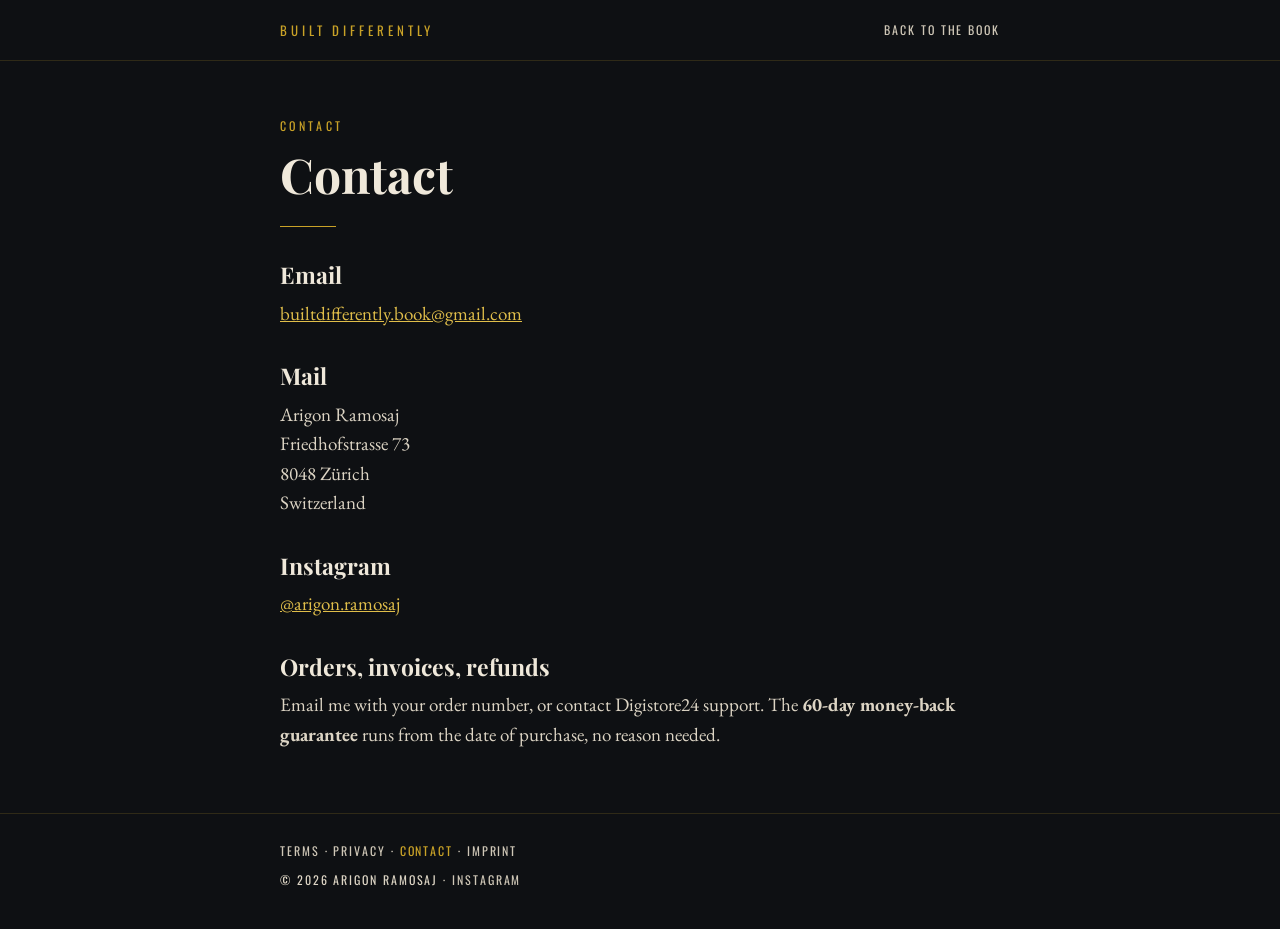
<file: en/contact/index.html>
<!doctype html>
<html lang="en">
<head>
<meta charset="utf-8">
<meta name="viewport" content="width=device-width, initial-scale=1, viewport-fit=cover">
<title>Contact · Built Differently</title>
<meta name="description" content="Contact · Built Differently · The e-book by Arigon Ramosaj">
<meta name="theme-color" content="#0e1013">
<link rel="icon" href="/favicon.svg" type="image/svg+xml">
<style>
@font-face{font-family:"EB Garamond";src:url(/assets/fonts/EBGaramond.woff2) format("woff2");font-weight:400 800;font-display:swap}
@font-face{font-family:Oswald;src:url(/assets/fonts/Oswald.woff2) format("woff2");font-weight:200 700;font-display:swap}
@font-face{font-family:"Playfair Display";src:url(/assets/fonts/PlayfairDisplay.woff2) format("woff2");font-weight:400 900;font-display:swap}
*{box-sizing:border-box;margin:0;padding:0}
html,body{background:#0e1013}
body{color:#efe8da;font-family:"EB Garamond",Georgia,serif;font-size:19px;line-height:1.55;-webkit-font-smoothing:antialiased}
a{color:#e0be4a}
.top{border-bottom:1px solid rgba(201,162,39,.18)}
.top .w{display:flex;align-items:center;justify-content:space-between;min-height:60px;gap:16px}
.brand{font-family:Oswald,sans-serif;letter-spacing:.3em;font-size:13px;color:#c9a227;text-decoration:none;text-transform:uppercase}
.back{font-family:Oswald,sans-serif;letter-spacing:.16em;font-size:12px;color:#cfc7b7;text-decoration:none;text-transform:uppercase}
.w{max-width:760px;margin:0 auto;padding:0 20px}
main{padding:56px 0 64px}
.label{font-family:Oswald,sans-serif;text-transform:uppercase;letter-spacing:.28em;font-size:12px;color:#c9a227}
h1{font-family:"Playfair Display",Georgia,serif;font-weight:700;font-size:clamp(32px,6vw,48px);line-height:1.1;margin:12px 0 8px}
.stand{color:#8e887c;font-size:16px}
.rule{width:56px;height:1px;background:#c9a227;margin:26px 0 30px}
h2{font-family:"Playfair Display",Georgia,serif;font-weight:700;font-size:23px;line-height:1.2;margin:34px 0 10px}
p,li{color:#dcd4c4}
p+p{margin-top:.7em}
ul{margin:.4em 0 0 1.2em}
li+li{margin-top:.3em}
.box{border:1px solid rgba(201,162,39,.32);padding:18px 20px;margin-top:14px}
footer{border-top:1px solid rgba(201,162,39,.18);padding:28px 0 40px;font-family:Oswald,sans-serif;font-size:12px;letter-spacing:.16em;text-transform:uppercase;color:#8e887c}
footer a{color:#cfc7b7;text-decoration:none}
footer a[aria-current]{color:#c9a227}
footer p+p{margin-top:10px}
</style>
</head>
<body>
<header class="top"><div class="w"><a class="brand" href="/en/">Built Differently</a><a class="back" href="/en/">Back to the book</a></div></header>
<main><div class="w">
<p class="label">Contact</p>
<h1>Contact</h1>
<div class="rule"></div>
<h2>Email</h2>
<p><a href="mailto:builtdifferently.book@gmail.com">builtdifferently.book@gmail.com</a></p>
<h2>Mail</h2>
<p>Arigon Ramosaj<br>Friedhofstrasse 73<br>8048 Zürich<br>Switzerland</p>
<h2>Instagram</h2>
<p><a href="https://www.instagram.com/arigon.ramosaj/" rel="noopener">@arigon.ramosaj</a></p>
<h2>Orders, invoices, refunds</h2>
<p>Email me with your order number, or contact Digistore24 support. The <strong>60-day money-back guarantee</strong> runs from the date of purchase, no reason needed.</p>
</div></main>
<footer><div class="w"><p><a href="/en/terms/">Terms</a> · <a href="/en/privacy/">Privacy</a> · <a href="/en/contact/" aria-current="page">Contact</a> · <a href="/en/imprint/">Imprint</a></p><p>© 2026 Arigon Ramosaj · <a href="https://www.instagram.com/arigon.ramosaj/" rel="noopener">Instagram</a></p></div></footer>
</body>
</html>
</file>
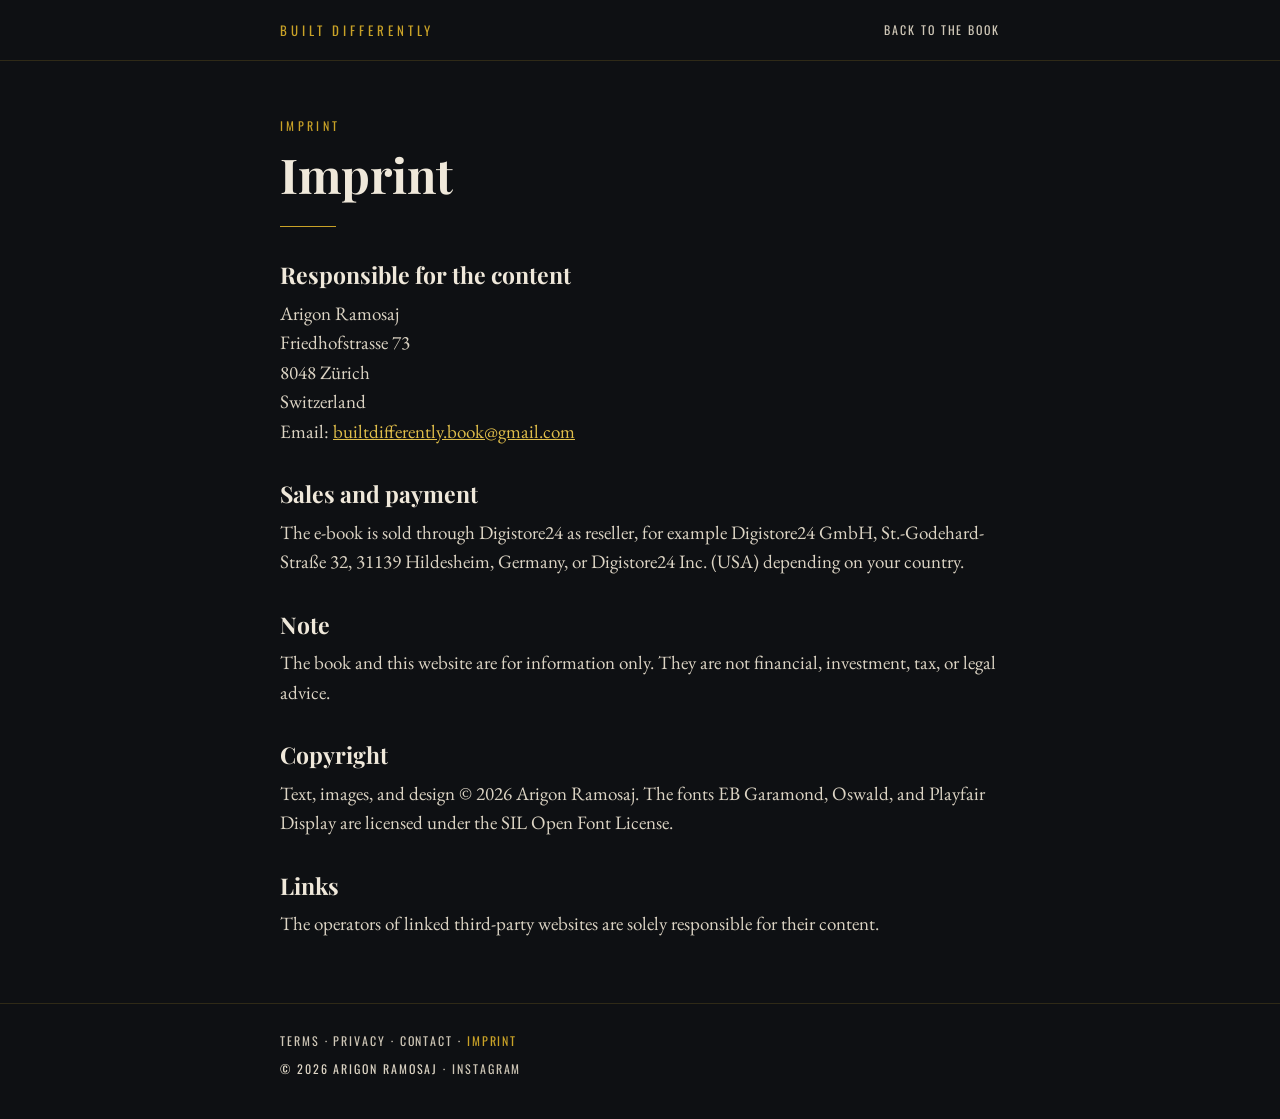
<file: en/imprint/index.html>
<!doctype html>
<html lang="en">
<head>
<meta charset="utf-8">
<meta name="viewport" content="width=device-width, initial-scale=1, viewport-fit=cover">
<title>Imprint · Built Differently</title>
<meta name="description" content="Imprint · Built Differently · The e-book by Arigon Ramosaj">
<meta name="theme-color" content="#0e1013">
<link rel="icon" href="/favicon.svg" type="image/svg+xml">
<style>
@font-face{font-family:"EB Garamond";src:url(/assets/fonts/EBGaramond.woff2) format("woff2");font-weight:400 800;font-display:swap}
@font-face{font-family:Oswald;src:url(/assets/fonts/Oswald.woff2) format("woff2");font-weight:200 700;font-display:swap}
@font-face{font-family:"Playfair Display";src:url(/assets/fonts/PlayfairDisplay.woff2) format("woff2");font-weight:400 900;font-display:swap}
*{box-sizing:border-box;margin:0;padding:0}
html,body{background:#0e1013}
body{color:#efe8da;font-family:"EB Garamond",Georgia,serif;font-size:19px;line-height:1.55;-webkit-font-smoothing:antialiased}
a{color:#e0be4a}
.top{border-bottom:1px solid rgba(201,162,39,.18)}
.top .w{display:flex;align-items:center;justify-content:space-between;min-height:60px;gap:16px}
.brand{font-family:Oswald,sans-serif;letter-spacing:.3em;font-size:13px;color:#c9a227;text-decoration:none;text-transform:uppercase}
.back{font-family:Oswald,sans-serif;letter-spacing:.16em;font-size:12px;color:#cfc7b7;text-decoration:none;text-transform:uppercase}
.w{max-width:760px;margin:0 auto;padding:0 20px}
main{padding:56px 0 64px}
.label{font-family:Oswald,sans-serif;text-transform:uppercase;letter-spacing:.28em;font-size:12px;color:#c9a227}
h1{font-family:"Playfair Display",Georgia,serif;font-weight:700;font-size:clamp(32px,6vw,48px);line-height:1.1;margin:12px 0 8px}
.stand{color:#8e887c;font-size:16px}
.rule{width:56px;height:1px;background:#c9a227;margin:26px 0 30px}
h2{font-family:"Playfair Display",Georgia,serif;font-weight:700;font-size:23px;line-height:1.2;margin:34px 0 10px}
p,li{color:#dcd4c4}
p+p{margin-top:.7em}
ul{margin:.4em 0 0 1.2em}
li+li{margin-top:.3em}
.box{border:1px solid rgba(201,162,39,.32);padding:18px 20px;margin-top:14px}
footer{border-top:1px solid rgba(201,162,39,.18);padding:28px 0 40px;font-family:Oswald,sans-serif;font-size:12px;letter-spacing:.16em;text-transform:uppercase;color:#8e887c}
footer a{color:#cfc7b7;text-decoration:none}
footer a[aria-current]{color:#c9a227}
footer p+p{margin-top:10px}
</style>
</head>
<body>
<header class="top"><div class="w"><a class="brand" href="/en/">Built Differently</a><a class="back" href="/en/">Back to the book</a></div></header>
<main><div class="w">
<p class="label">Imprint</p>
<h1>Imprint</h1>
<div class="rule"></div>
<h2>Responsible for the content</h2>
<p>Arigon Ramosaj<br>Friedhofstrasse 73<br>8048 Zürich<br>Switzerland<br>Email: <a href="mailto:builtdifferently.book@gmail.com">builtdifferently.book@gmail.com</a></p>
<h2>Sales and payment</h2>
<p>The e-book is sold through Digistore24 as reseller, for example Digistore24 GmbH, St.-Godehard-Straße 32, 31139 Hildesheim, Germany, or Digistore24 Inc. (USA) depending on your country.</p>
<h2>Note</h2>
<p>The book and this website are for information only. They are not financial, investment, tax, or legal advice.</p>
<h2>Copyright</h2>
<p>Text, images, and design © 2026 Arigon Ramosaj. The fonts EB Garamond, Oswald, and Playfair Display are licensed under the SIL Open Font License.</p>
<h2>Links</h2>
<p>The operators of linked third-party websites are solely responsible for their content.</p>
</div></main>
<footer><div class="w"><p><a href="/en/terms/">Terms</a> · <a href="/en/privacy/">Privacy</a> · <a href="/en/contact/">Contact</a> · <a href="/en/imprint/" aria-current="page">Imprint</a></p><p>© 2026 Arigon Ramosaj · <a href="https://www.instagram.com/arigon.ramosaj/" rel="noopener">Instagram</a></p></div></footer>
</body>
</html>
</file>
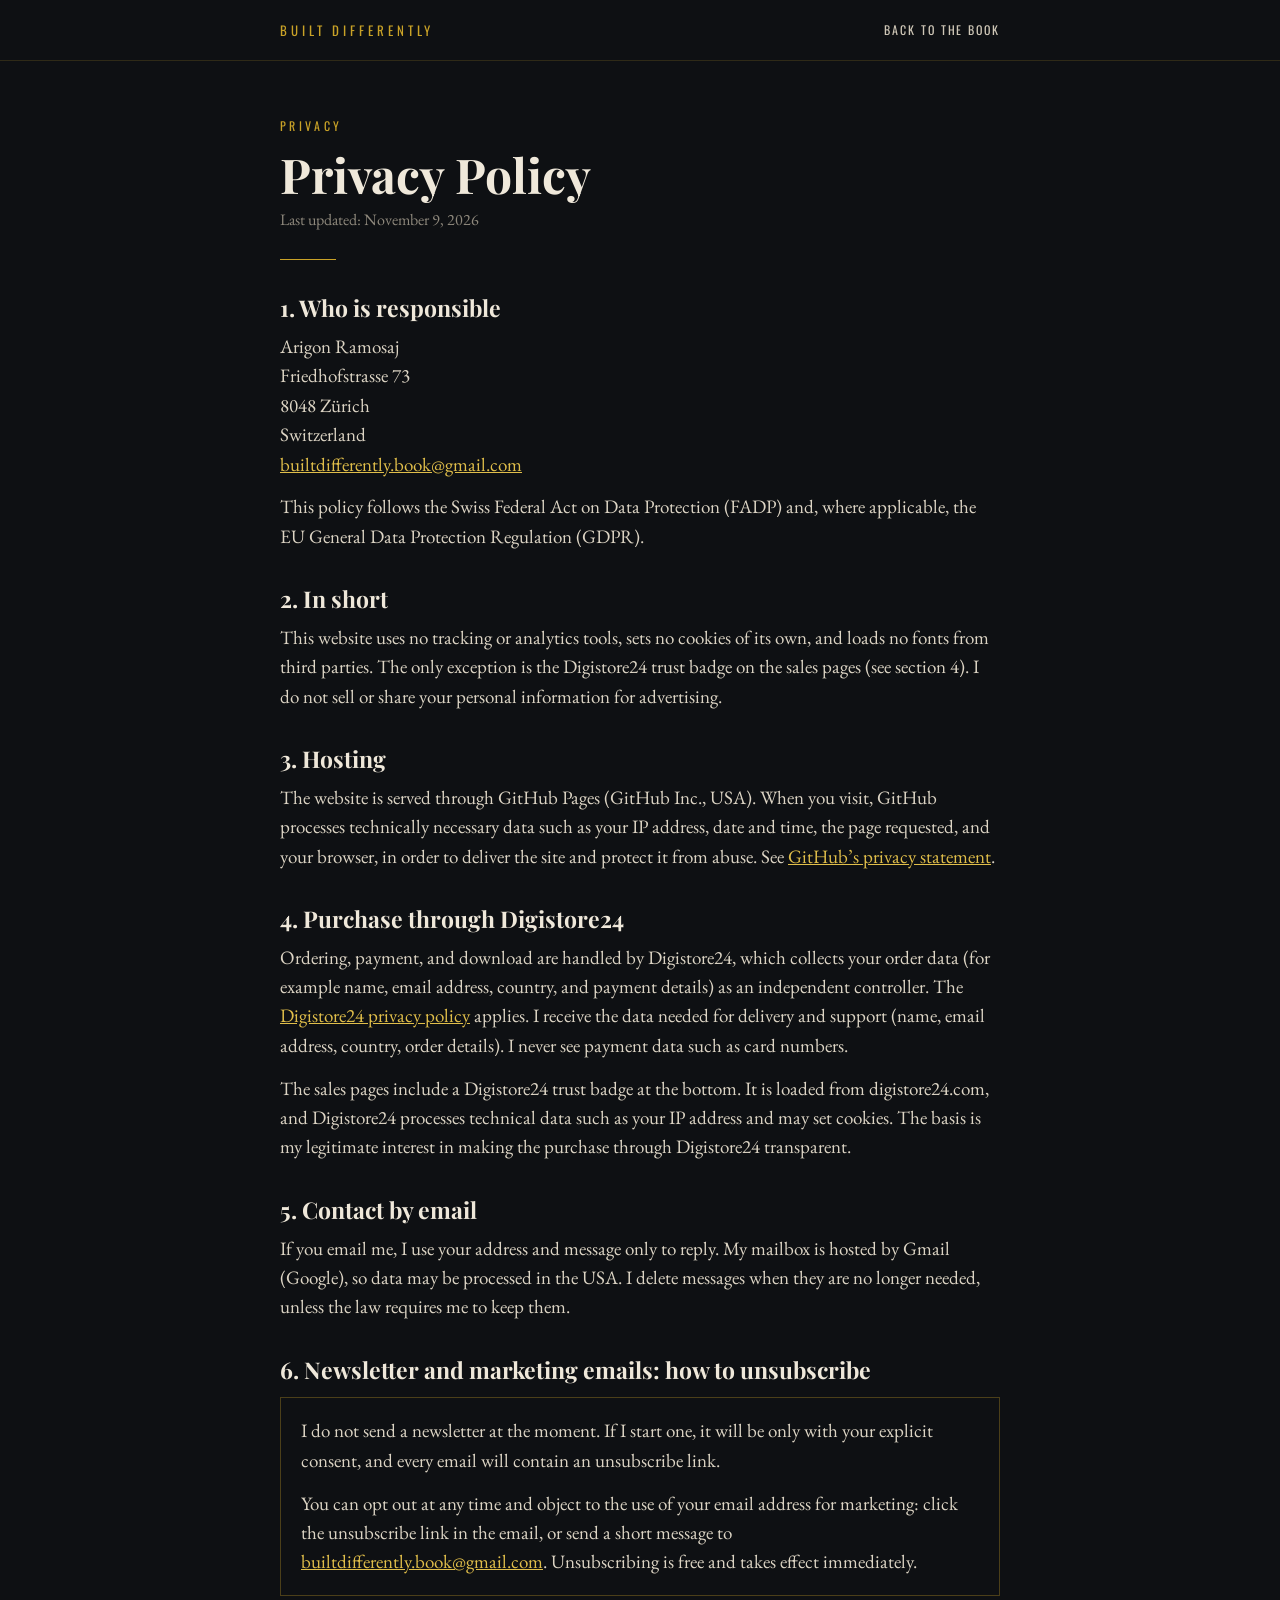
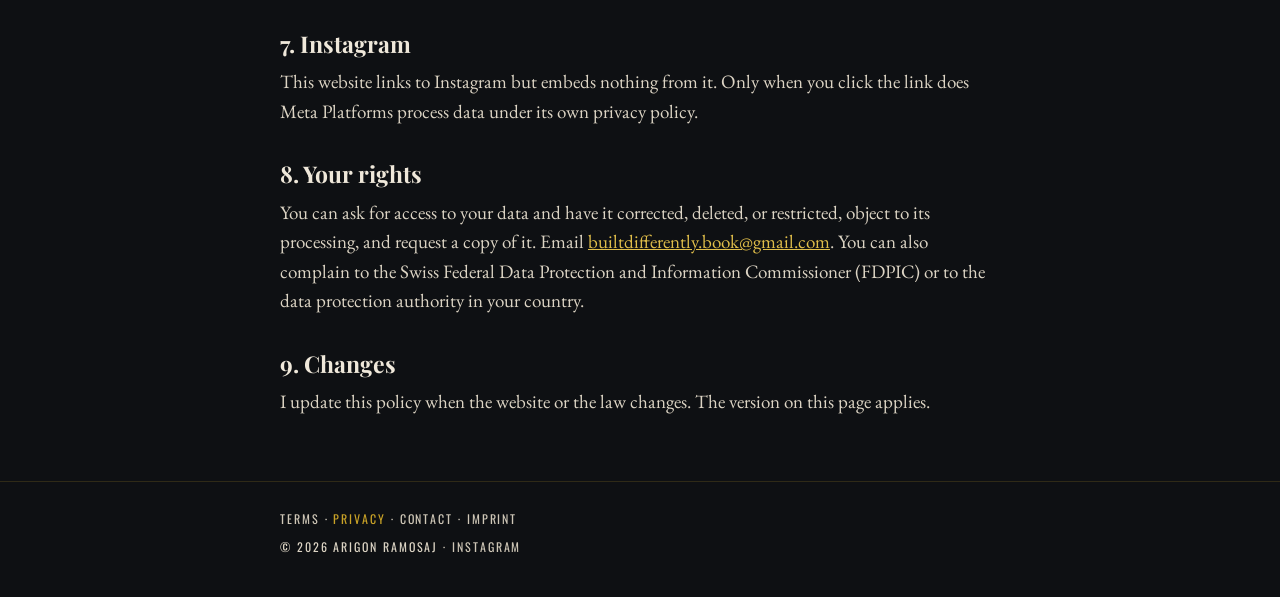
<file: en/privacy/index.html>
<!doctype html>
<html lang="en">
<head>
<meta charset="utf-8">
<meta name="viewport" content="width=device-width, initial-scale=1, viewport-fit=cover">
<title>Privacy Policy · Built Differently</title>
<meta name="description" content="Privacy Policy · Built Differently · The e-book by Arigon Ramosaj">
<meta name="theme-color" content="#0e1013">
<link rel="icon" href="/favicon.svg" type="image/svg+xml">
<style>
@font-face{font-family:"EB Garamond";src:url(/assets/fonts/EBGaramond.woff2) format("woff2");font-weight:400 800;font-display:swap}
@font-face{font-family:Oswald;src:url(/assets/fonts/Oswald.woff2) format("woff2");font-weight:200 700;font-display:swap}
@font-face{font-family:"Playfair Display";src:url(/assets/fonts/PlayfairDisplay.woff2) format("woff2");font-weight:400 900;font-display:swap}
*{box-sizing:border-box;margin:0;padding:0}
html,body{background:#0e1013}
body{color:#efe8da;font-family:"EB Garamond",Georgia,serif;font-size:19px;line-height:1.55;-webkit-font-smoothing:antialiased}
a{color:#e0be4a}
.top{border-bottom:1px solid rgba(201,162,39,.18)}
.top .w{display:flex;align-items:center;justify-content:space-between;min-height:60px;gap:16px}
.brand{font-family:Oswald,sans-serif;letter-spacing:.3em;font-size:13px;color:#c9a227;text-decoration:none;text-transform:uppercase}
.back{font-family:Oswald,sans-serif;letter-spacing:.16em;font-size:12px;color:#cfc7b7;text-decoration:none;text-transform:uppercase}
.w{max-width:760px;margin:0 auto;padding:0 20px}
main{padding:56px 0 64px}
.label{font-family:Oswald,sans-serif;text-transform:uppercase;letter-spacing:.28em;font-size:12px;color:#c9a227}
h1{font-family:"Playfair Display",Georgia,serif;font-weight:700;font-size:clamp(32px,6vw,48px);line-height:1.1;margin:12px 0 8px}
.stand{color:#8e887c;font-size:16px}
.rule{width:56px;height:1px;background:#c9a227;margin:26px 0 30px}
h2{font-family:"Playfair Display",Georgia,serif;font-weight:700;font-size:23px;line-height:1.2;margin:34px 0 10px}
p,li{color:#dcd4c4}
p+p{margin-top:.7em}
ul{margin:.4em 0 0 1.2em}
li+li{margin-top:.3em}
.box{border:1px solid rgba(201,162,39,.32);padding:18px 20px;margin-top:14px}
footer{border-top:1px solid rgba(201,162,39,.18);padding:28px 0 40px;font-family:Oswald,sans-serif;font-size:12px;letter-spacing:.16em;text-transform:uppercase;color:#8e887c}
footer a{color:#cfc7b7;text-decoration:none}
footer a[aria-current]{color:#c9a227}
footer p+p{margin-top:10px}
</style>
</head>
<body>
<header class="top"><div class="w"><a class="brand" href="/en/">Built Differently</a><a class="back" href="/en/">Back to the book</a></div></header>
<main><div class="w">
<p class="label">Privacy</p>
<h1>Privacy Policy</h1>
<p class="stand">Last updated: November 9, 2026</p><div class="rule"></div>
<h2>1. Who is responsible</h2>
<p>Arigon Ramosaj<br>Friedhofstrasse 73<br>8048 Zürich<br>Switzerland<br><a href="mailto:builtdifferently.book@gmail.com">builtdifferently.book@gmail.com</a></p>
<p>This policy follows the Swiss Federal Act on Data Protection (FADP) and, where applicable, the EU General Data Protection Regulation (GDPR).</p>
<h2>2. In short</h2>
<p>This website uses no tracking or analytics tools, sets no cookies of its own, and loads no fonts from third parties. The only exception is the Digistore24 trust badge on the sales pages (see section 4). I do not sell or share your personal information for advertising.</p>
<h2>3. Hosting</h2>
<p>The website is served through GitHub Pages (GitHub Inc., USA). When you visit, GitHub processes technically necessary data such as your IP address, date and time, the page requested, and your browser, in order to deliver the site and protect it from abuse. See <a href="https://docs.github.com/en/site-policy/privacy-policies/github-general-privacy-statement" rel="noopener">GitHub’s privacy statement</a>.</p>
<h2>4. Purchase through Digistore24</h2>
<p>Ordering, payment, and download are handled by Digistore24, which collects your order data (for example name, email address, country, and payment details) as an independent controller. The <a href="https://www.digistore24.com/info/privacy/1?lang=en" rel="noopener">Digistore24 privacy policy</a> applies. I receive the data needed for delivery and support (name, email address, country, order details). I never see payment data such as card numbers.</p>
<p>The sales pages include a Digistore24 trust badge at the bottom. It is loaded from digistore24.com, and Digistore24 processes technical data such as your IP address and may set cookies. The basis is my legitimate interest in making the purchase through Digistore24 transparent.</p>
<h2>5. Contact by email</h2>
<p>If you email me, I use your address and message only to reply. My mailbox is hosted by Gmail (Google), so data may be processed in the USA. I delete messages when they are no longer needed, unless the law requires me to keep them.</p>
<h2>6. Newsletter and marketing emails: how to unsubscribe</h2>
<div class="box"><p>I do not send a newsletter at the moment. If I start one, it will be only with your explicit consent, and every email will contain an unsubscribe link.</p>
<p>You can opt out at any time and object to the use of your email address for marketing: click the unsubscribe link in the email, or send a short message to <a href="mailto:builtdifferently.book@gmail.com">builtdifferently.book@gmail.com</a>. Unsubscribing is free and takes effect immediately.</p></div>
<h2>7. Instagram</h2>
<p>This website links to Instagram but embeds nothing from it. Only when you click the link does Meta Platforms process data under its own privacy policy.</p>
<h2>8. Your rights</h2>
<p>You can ask for access to your data and have it corrected, deleted, or restricted, object to its processing, and request a copy of it. Email <a href="mailto:builtdifferently.book@gmail.com">builtdifferently.book@gmail.com</a>. You can also complain to the Swiss Federal Data Protection and Information Commissioner (FDPIC) or to the data protection authority in your country.</p>
<h2>9. Changes</h2>
<p>I update this policy when the website or the law changes. The version on this page applies.</p>
</div></main>
<footer><div class="w"><p><a href="/en/terms/">Terms</a> · <a href="/en/privacy/" aria-current="page">Privacy</a> · <a href="/en/contact/">Contact</a> · <a href="/en/imprint/">Imprint</a></p><p>© 2026 Arigon Ramosaj · <a href="https://www.instagram.com/arigon.ramosaj/" rel="noopener">Instagram</a></p></div></footer>
</body>
</html>
</file>
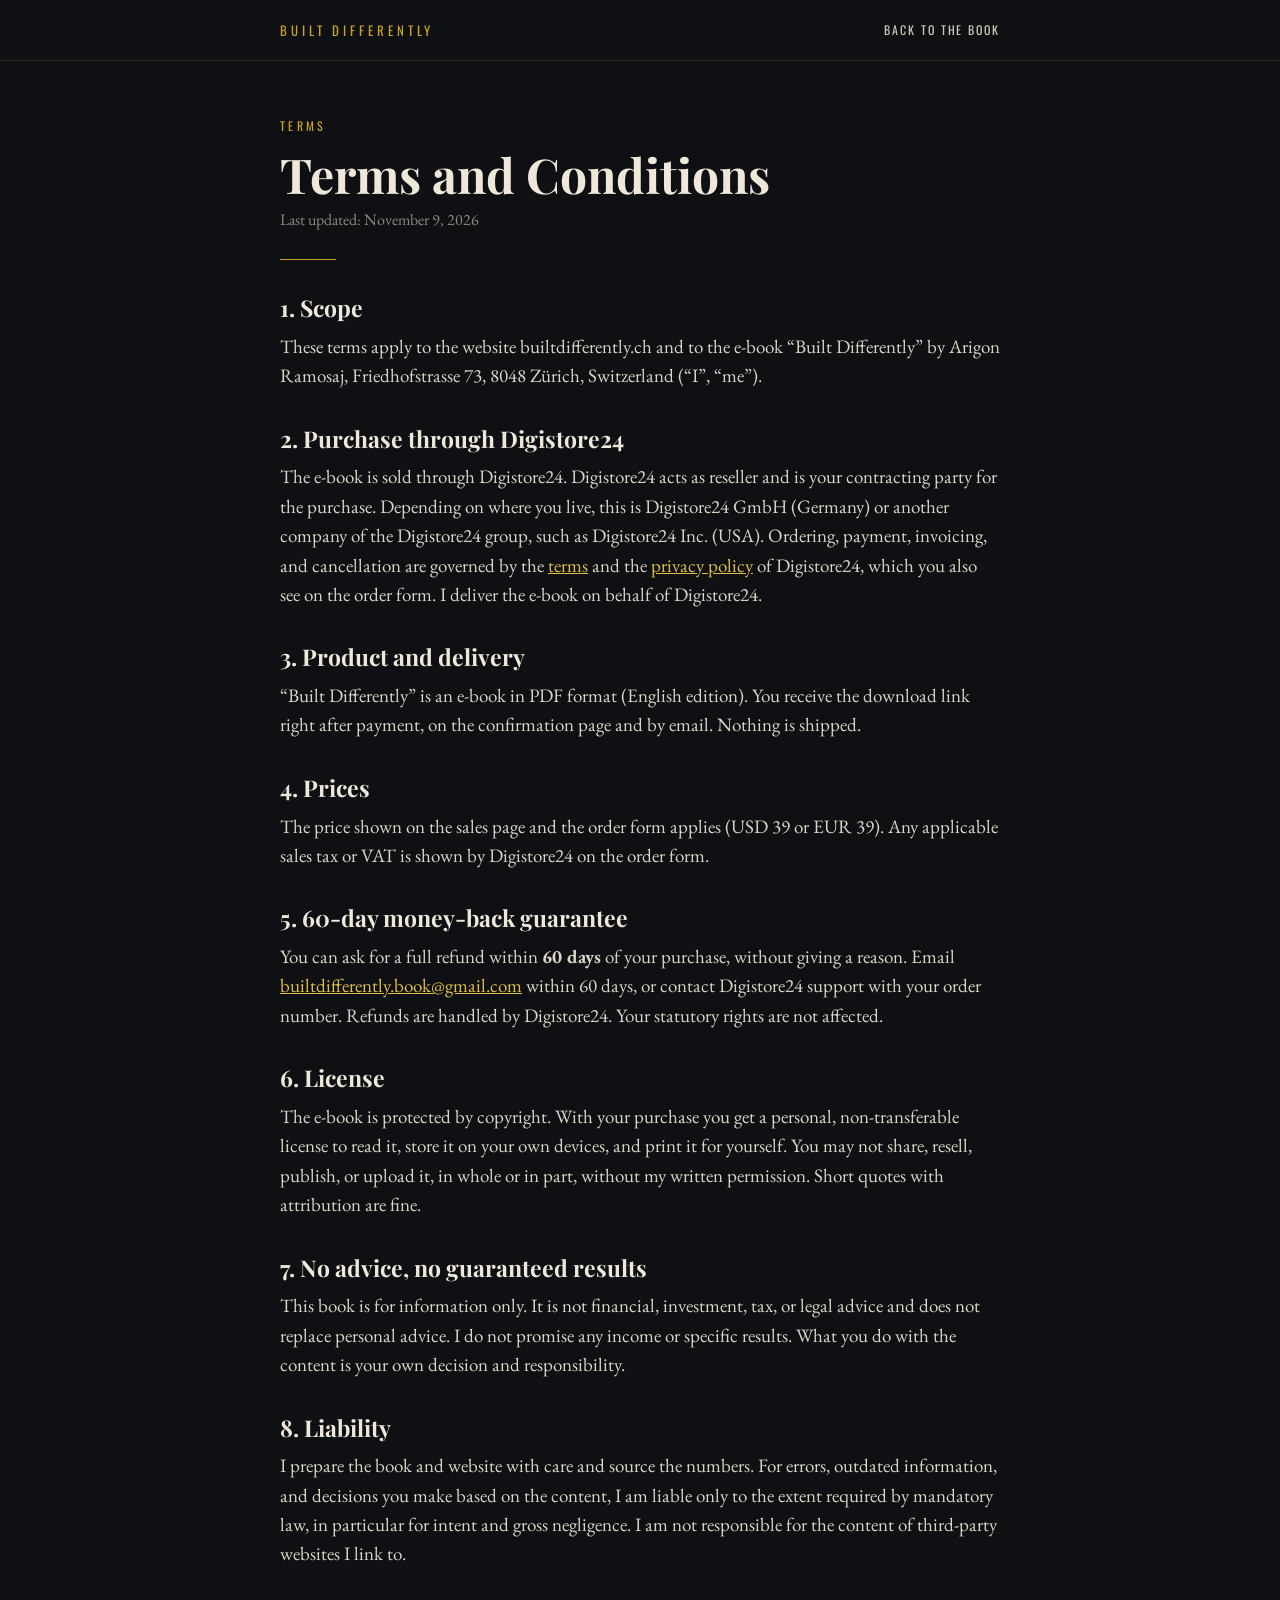
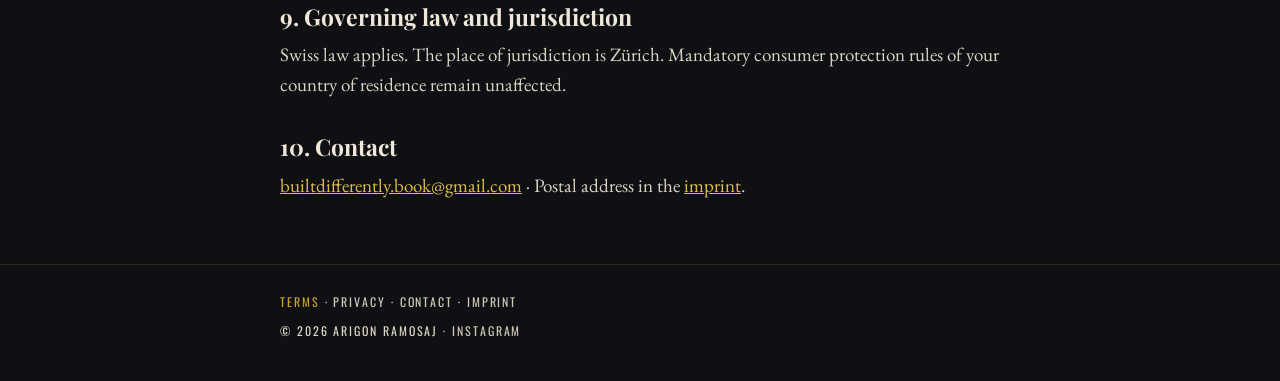
<file: en/terms/index.html>
<!doctype html>
<html lang="en">
<head>
<meta charset="utf-8">
<meta name="viewport" content="width=device-width, initial-scale=1, viewport-fit=cover">
<title>Terms and Conditions · Built Differently</title>
<meta name="description" content="Terms and Conditions · Built Differently · The e-book by Arigon Ramosaj">
<meta name="theme-color" content="#0e1013">
<link rel="icon" href="/favicon.svg" type="image/svg+xml">
<style>
@font-face{font-family:"EB Garamond";src:url(/assets/fonts/EBGaramond.woff2) format("woff2");font-weight:400 800;font-display:swap}
@font-face{font-family:Oswald;src:url(/assets/fonts/Oswald.woff2) format("woff2");font-weight:200 700;font-display:swap}
@font-face{font-family:"Playfair Display";src:url(/assets/fonts/PlayfairDisplay.woff2) format("woff2");font-weight:400 900;font-display:swap}
*{box-sizing:border-box;margin:0;padding:0}
html,body{background:#0e1013}
body{color:#efe8da;font-family:"EB Garamond",Georgia,serif;font-size:19px;line-height:1.55;-webkit-font-smoothing:antialiased}
a{color:#e0be4a}
.top{border-bottom:1px solid rgba(201,162,39,.18)}
.top .w{display:flex;align-items:center;justify-content:space-between;min-height:60px;gap:16px}
.brand{font-family:Oswald,sans-serif;letter-spacing:.3em;font-size:13px;color:#c9a227;text-decoration:none;text-transform:uppercase}
.back{font-family:Oswald,sans-serif;letter-spacing:.16em;font-size:12px;color:#cfc7b7;text-decoration:none;text-transform:uppercase}
.w{max-width:760px;margin:0 auto;padding:0 20px}
main{padding:56px 0 64px}
.label{font-family:Oswald,sans-serif;text-transform:uppercase;letter-spacing:.28em;font-size:12px;color:#c9a227}
h1{font-family:"Playfair Display",Georgia,serif;font-weight:700;font-size:clamp(32px,6vw,48px);line-height:1.1;margin:12px 0 8px}
.stand{color:#8e887c;font-size:16px}
.rule{width:56px;height:1px;background:#c9a227;margin:26px 0 30px}
h2{font-family:"Playfair Display",Georgia,serif;font-weight:700;font-size:23px;line-height:1.2;margin:34px 0 10px}
p,li{color:#dcd4c4}
p+p{margin-top:.7em}
ul{margin:.4em 0 0 1.2em}
li+li{margin-top:.3em}
.box{border:1px solid rgba(201,162,39,.32);padding:18px 20px;margin-top:14px}
footer{border-top:1px solid rgba(201,162,39,.18);padding:28px 0 40px;font-family:Oswald,sans-serif;font-size:12px;letter-spacing:.16em;text-transform:uppercase;color:#8e887c}
footer a{color:#cfc7b7;text-decoration:none}
footer a[aria-current]{color:#c9a227}
footer p+p{margin-top:10px}
</style>
</head>
<body>
<header class="top"><div class="w"><a class="brand" href="/en/">Built Differently</a><a class="back" href="/en/">Back to the book</a></div></header>
<main><div class="w">
<p class="label">Terms</p>
<h1>Terms and Conditions</h1>
<p class="stand">Last updated: November 9, 2026</p><div class="rule"></div>
<h2>1. Scope</h2>
<p>These terms apply to the website builtdifferently.ch and to the e-book “Built Differently” by Arigon Ramosaj, Friedhofstrasse 73, 8048 Zürich, Switzerland (“I”, “me”).</p>
<h2>2. Purchase through Digistore24</h2>
<p>The e-book is sold through Digistore24. Digistore24 acts as reseller and is your contracting party for the purchase. Depending on where you live, this is Digistore24 GmbH (Germany) or another company of the Digistore24 group, such as Digistore24 Inc. (USA). Ordering, payment, invoicing, and cancellation are governed by the <a href="https://www.digistore24.com/info/terms/1?lang=en" rel="noopener">terms</a> and the <a href="https://www.digistore24.com/info/privacy/1?lang=en" rel="noopener">privacy policy</a> of Digistore24, which you also see on the order form. I deliver the e-book on behalf of Digistore24.</p>
<h2>3. Product and delivery</h2>
<p>“Built Differently” is an e-book in PDF format (English edition). You receive the download link right after payment, on the confirmation page and by email. Nothing is shipped.</p>
<h2>4. Prices</h2>
<p>The price shown on the sales page and the order form applies (USD 39 or EUR 39). Any applicable sales tax or VAT is shown by Digistore24 on the order form.</p>
<h2>5. 60-day money-back guarantee</h2>
<p>You can ask for a full refund within <strong>60 days</strong> of your purchase, without giving a reason. Email <a href="mailto:builtdifferently.book@gmail.com">builtdifferently.book@gmail.com</a> within 60 days, or contact Digistore24 support with your order number. Refunds are handled by Digistore24. Your statutory rights are not affected.</p>
<h2>6. License</h2>
<p>The e-book is protected by copyright. With your purchase you get a personal, non-transferable license to read it, store it on your own devices, and print it for yourself. You may not share, resell, publish, or upload it, in whole or in part, without my written permission. Short quotes with attribution are fine.</p>
<h2>7. No advice, no guaranteed results</h2>
<p>This book is for information only. It is not financial, investment, tax, or legal advice and does not replace personal advice. I do not promise any income or specific results. What you do with the content is your own decision and responsibility.</p>
<h2>8. Liability</h2>
<p>I prepare the book and website with care and source the numbers. For errors, outdated information, and decisions you make based on the content, I am liable only to the extent required by mandatory law, in particular for intent and gross negligence. I am not responsible for the content of third-party websites I link to.</p>
<h2>9. Governing law and jurisdiction</h2>
<p>Swiss law applies. The place of jurisdiction is Zürich. Mandatory consumer protection rules of your country of residence remain unaffected.</p>
<h2>10. Contact</h2>
<p><a href="mailto:builtdifferently.book@gmail.com">builtdifferently.book@gmail.com</a> · Postal address in the <a href="/en/imprint/">imprint</a>.</p>
</div></main>
<footer><div class="w"><p><a href="/en/terms/" aria-current="page">Terms</a> · <a href="/en/privacy/">Privacy</a> · <a href="/en/contact/">Contact</a> · <a href="/en/imprint/">Imprint</a></p><p>© 2026 Arigon Ramosaj · <a href="https://www.instagram.com/arigon.ramosaj/" rel="noopener">Instagram</a></p></div></footer>
</body>
</html>
</file>
<file: assets/site.css>
/* Built Differently: a confidential dossier opened at night in Zurich.
   Near-black desk, brass-lamp gold, aged paper, one red stamp. Dark only, by design. */

@font-face {
  font-family: "EB Garamond";
  src: url("fonts/EBGaramond.woff2") format("woff2");
  font-weight: 400 800;
  font-style: normal;
  font-display: swap;
}
@font-face {
  font-family: "EB Garamond";
  src: url("fonts/EBGaramond-Italic.woff2") format("woff2");
  font-weight: 400 800;
  font-style: italic;
  font-display: swap;
}
@font-face {
  font-family: "Oswald";
  src: url("fonts/Oswald.woff2") format("woff2");
  font-weight: 200 700;
  font-style: normal;
  font-display: swap;
}
@font-face {
  font-family: "Playfair Display";
  src: url("fonts/PlayfairDisplay.woff2") format("woff2");
  font-weight: 400 900;
  font-style: normal;
  font-display: swap;
}
@font-face {
  font-family: "Playfair Display";
  src: url("fonts/PlayfairDisplay-Italic.woff2") format("woff2");
  font-weight: 400 900;
  font-style: italic;
  font-display: swap;
}

:root {
  --bd-bg: #0e1013;
  --bd-ink: #efe8da;
  --bd-muted: #cfc7b7;
  --bd-gold: #c9a227;
  --bd-gold-hi: #e0be4a;
  --bd-stamp: #d0574a;
  --bd-paper-ink: #3a2f14;
  --bd-display: "Playfair Display", Georgia, "Times New Roman", serif;
  --bd-body: "EB Garamond", Georgia, "Times New Roman", serif;
  --bd-label: Oswald, "Arial Narrow", "Helvetica Neue", sans-serif;
  --bd-header-h: 64px;
  color-scheme: dark;
}

html {
  scroll-behavior: smooth;
  background: var(--bd-bg);
  -webkit-text-size-adjust: 100%;
}

body {
  margin: 0;
  background: var(--bd-bg);
  color: var(--bd-ink);
  font-family: var(--bd-body);
}

img {
  max-width: 100%;
}

.bd-site {
  overflow-x: clip;
}

.bd-site [id] {
  scroll-margin-top: calc(var(--bd-header-h) + 8px);
}

.bd-site a:focus-visible,
.bd-site button:focus-visible {
  outline: 2px solid var(--bd-gold);
  outline-offset: 3px;
}

.bd-skip {
  position: absolute;
  left: 16px;
  top: -60px;
  z-index: 60;
  padding: 10px 14px;
  background: var(--bd-gold);
  color: var(--bd-bg);
  font-family: var(--bd-label);
  letter-spacing: 0.12em;
  text-decoration: none;
}
.bd-skip:focus {
  top: calc(env(safe-area-inset-top, 0px) + 8px);
}

/* ---------- header ---------- */
.bd-header {
  position: fixed;
  inset: 0 0 auto;
  z-index: 50;
  display: flex;
  align-items: center;
  justify-content: space-between;
  gap: 12px;
  box-sizing: border-box;
  min-height: calc(var(--bd-header-h) + env(safe-area-inset-top, 0px));
  padding: env(safe-area-inset-top, 0px) max(16px, env(safe-area-inset-right, 0px)) 0
    max(16px, env(safe-area-inset-left, 0px));
  background: color-mix(in srgb, var(--bd-bg) 84%, transparent);
  border-bottom: 1px solid color-mix(in srgb, var(--bd-gold) 18%, transparent);
  -webkit-backdrop-filter: blur(10px);
  backdrop-filter: blur(10px);
}

.bd-brand {
  display: flex;
  align-items: center;
  min-height: 44px;
  color: var(--bd-gold);
  font-family: var(--bd-label);
  font-size: 12px;
  letter-spacing: 0.3em;
  text-decoration: none;
  text-transform: uppercase;
}

.bd-nav {
  display: flex;
  align-items: center;
  gap: 4px 28px;
  font-family: var(--bd-label);
  font-size: 12px;
  letter-spacing: 0.24em;
  text-transform: uppercase;
}

.bd-nav > a:not(.bd-cta-header) {
  display: none;
  align-items: center;
  min-height: 44px;
  color: var(--bd-muted);
  text-decoration: none;
  transition: color 0.2s;
}
.bd-nav > a:not(.bd-cta-header):hover {
  color: var(--bd-ink);
}

.bd-nav > a.bd-lang {
  display: flex;
  align-items: center;
  justify-content: center;
  min-width: 40px;
  min-height: 40px;
  box-sizing: border-box;
  padding: 0 0 0 0.16em;
  border: 1px solid color-mix(in srgb, var(--bd-gold) 45%, transparent);
  color: var(--bd-ink);
  font-size: 11px;
  letter-spacing: 0.16em;
  text-decoration: none;
  transition: border-color 0.2s, color 0.2s;
}
.bd-nav > a.bd-lang:hover {
  border-color: var(--bd-gold);
  color: var(--bd-gold);
}

.bd-cta-header {
  display: flex;
  align-items: center;
  min-height: 40px;
  padding: 0 14px 0 calc(14px + 0.18em);
  background: var(--bd-gold);
  color: var(--bd-bg);
  font-size: 11px;
  letter-spacing: 0.18em;
  text-decoration: none;
  transition: background 0.2s;
}
.bd-cta-header:hover {
  background: var(--bd-gold-hi);
}
.bd-cta-header {
  white-space: nowrap;
}

@media (max-width: 767px) {
  .bd-nav {
    gap: 4px 8px;
  }
  .bd-brand {
    letter-spacing: 0.2em;
  }
  .bd-cta-header {
    padding: 0 12px 0 calc(12px + 0.12em);
    letter-spacing: 0.12em;
  }
}

@media (min-width: 768px) {
  .bd-header {
    padding-right: max(clamp(20px, 4vw, 48px), env(safe-area-inset-right, 0px));
    padding-left: max(clamp(20px, 4vw, 48px), env(safe-area-inset-left, 0px));
  }
  .bd-brand {
    font-size: 13px;
    letter-spacing: 0.4em;
  }
  .bd-nav > a:not(.bd-cta-header) {
    display: flex;
  }
  .bd-cta-header {
    min-height: 44px;
    padding: 0 20px 0 calc(20px + 0.24em);
    font-size: 12px;
    letter-spacing: 0.24em;
  }
}

/* ---------- the journey: scroll plays the film ---------- */
.journey {
  position: relative;
  background: var(--bd-bg);
}

.journey__stage {
  position: sticky;
  top: 0;
  z-index: 0;
  height: 100vh;
  height: 100lvh;
  overflow: hidden;
  background: var(--bd-bg);
}

.journey__media {
  position: absolute;
  inset: 0;
}

.journey__media img,
.journey__media video {
  position: absolute;
  inset: 0;
  display: block;
  width: 100%;
  height: 100%;
  object-fit: cover;
}

.journey__media video {
  opacity: 0;
  transition: opacity 0.3s;
}
.journey.is-live .journey__media video {
  opacity: 1;
}

.journey__shade {
  position: absolute;
  inset: 0;
  background:
    radial-gradient(ellipse at 50% 45%, transparent 45%, rgba(14, 16, 19, 0.5) 100%),
    linear-gradient(to bottom, rgba(14, 16, 19, 0.45) 0%, transparent 20%, transparent 72%, var(--bd-bg) 100%);
  pointer-events: none;
}

.journey__progress {
  position: absolute;
  right: 0;
  bottom: 0;
  left: 0;
  height: 2px;
  background: color-mix(in srgb, var(--bd-ink) 12%, transparent);
}
.journey__progress span {
  display: block;
  height: 100%;
  background: var(--bd-gold);
  transform: scaleX(var(--p, 0));
  transform-origin: left center;
}

.journey__route {
  position: absolute;
  z-index: 3;
  top: calc(var(--bd-header-h) + env(safe-area-inset-top, 0px) + 12px);
  right: clamp(16px, 4vw, 48px);
  display: flex;
  gap: 2px;
}
.journey__route button {
  min-height: 44px;
  padding: 0.6rem 0.85rem;
  border: 0;
  background: transparent;
  color: var(--bd-muted);
  font-family: var(--bd-label);
  font-size: 11px;
  letter-spacing: 0.22em;
  text-transform: uppercase;
  cursor: pointer;
}
.journey__route button:hover,
.journey__route button[aria-current="step"] {
  color: var(--bd-ink);
}
.journey__route button[aria-current="step"] {
  text-decoration: underline;
  text-decoration-color: var(--bd-gold);
  text-decoration-thickness: 0.15em;
  text-underline-offset: 0.35em;
}

.journey__story {
  position: relative;
  z-index: 2;
  margin-top: -100vh;
  margin-top: -100lvh;
  pointer-events: none;
}

.chapter {
  position: relative;
}

.chapter__pin {
  position: sticky;
  top: 0;
  box-sizing: border-box;
  display: flex;
  align-items: center;
  min-height: 100vh;
  min-height: calc(var(--bd-vh, 1svh) * 100);
  padding: calc(var(--bd-header-h) + 56px) max(clamp(20px, 6vw, 96px), env(safe-area-inset-right, 0px)) 64px
    max(clamp(20px, 6vw, 96px), env(safe-area-inset-left, 0px));
}
.chapter[data-align="right"] .chapter__pin {
  justify-content: flex-end;
}

.chapter__copy {
  position: relative;
  width: min(40rem, 48vw);
  pointer-events: auto;
}
.chapter[data-align="right"] .chapter__copy {
  width: min(34rem, 40vw);
}
.chapter__copy::before {
  position: absolute;
  z-index: -1;
  inset: -3rem -5rem;
  content: "";
  background: radial-gradient(
    ellipse at center,
    color-mix(in srgb, var(--bd-bg) 88%, transparent) 0%,
    color-mix(in srgb, var(--bd-bg) 58%, transparent) 52%,
    transparent 76%
  );
  pointer-events: none;
}

.chapter__kicker {
  max-width: 40ch;
  margin: 0 0 1rem;
  color: var(--bd-gold);
  font-family: var(--bd-label);
  font-size: 12px;
  font-weight: 400;
  letter-spacing: 0.3em;
  line-height: 1.6;
  text-transform: uppercase;
}

.chapter__title {
  max-width: 17ch;
  margin: 0;
  color: var(--bd-ink);
  font-family: var(--bd-display);
  font-size: clamp(2.2rem, 3.6vw, 3.9rem);
  font-weight: 400;
  line-height: 1.1;
  text-wrap: balance;
}

.chapter__body {
  max-width: 40ch;
  margin: 1.5rem 0 0;
  color: var(--bd-muted);
  font-family: var(--bd-body);
  font-size: clamp(1.15rem, 1.45vw, 1.35rem);
  line-height: 1.55;
}

.chapter__tags {
  display: flex;
  flex-wrap: wrap;
  gap: 0.55rem;
  margin: 1.5rem 0 0;
  padding: 0;
  list-style: none;
}
.chapter__tags li {
  padding: 0.45rem 0.7rem;
  border: 1px solid color-mix(in srgb, var(--bd-gold) 45%, transparent);
  color: var(--bd-ink);
  font-family: var(--bd-label);
  font-size: 11px;
  letter-spacing: 0.18em;
  text-transform: uppercase;
}

.chapter__actions {
  margin-top: 2rem;
}

/* chapter 1 is the cover plate: stamp, caps, letter-spaced */
#akte .chapter__title {
  max-width: 11ch;
  font-size: clamp(2.6rem, 5.2vw, 5.6rem);
  font-weight: 700;
  line-height: 1.04;
  letter-spacing: 0.05em;
  text-transform: uppercase;
}
.bd-stamp {
  display: table;
  margin: 0 0 0.9rem;
  padding: 0.4em 0.8em 0.32em calc(0.8em + 0.42em);
  border: 2px solid var(--bd-stamp);
  color: var(--bd-stamp);
  font-family: var(--bd-label);
  font-size: 15px;
  font-weight: 500;
  line-height: 1;
  letter-spacing: 0.42em;
  text-transform: uppercase;
  transform: rotate(-4deg);
}
#akte .chapter__body {
  font-size: clamp(1.2rem, 1.7vw, 1.5rem);
  font-style: italic;
}

.bd-akte-actions {
  display: flex;
  flex-direction: column;
  align-items: flex-start;
  gap: 12px;
}

.bd-cta-akte {
  display: inline-flex;
  align-items: center;
  justify-content: center;
  min-height: 54px;
  padding: 0 28px 0 calc(28px + 0.22em);
  background: var(--bd-gold);
  box-shadow: 0 16px 40px -22px var(--bd-gold);
  color: var(--bd-bg);
  font-family: var(--bd-label);
  font-size: 15px;
  letter-spacing: 0.22em;
  text-decoration: none;
  text-transform: uppercase;
  transition: background 0.2s, transform 0.2s;
}
.bd-cta-akte:hover {
  background: var(--bd-gold-hi);
  transform: translateY(-1px);
}

.bd-akte-note {
  margin: 0;
  color: var(--bd-muted);
  font-family: var(--bd-label);
  font-size: 10.5px;
  letter-spacing: 0.2em;
  line-height: 1.6;
  text-transform: uppercase;
}

.bd-open-actions {
  display: flex;
  flex-wrap: wrap;
  align-items: center;
  gap: 14px 26px;
}

.bd-cta-open {
  display: inline-flex;
  align-items: center;
  gap: 14px;
  min-height: 52px;
  padding: 0 22px 0 calc(22px + 0.22em);
  border: 1px solid var(--bd-gold);
  background: color-mix(in srgb, var(--bd-bg) 72%, transparent);
  color: var(--bd-gold);
  font-family: var(--bd-label);
  font-size: 14px;
  letter-spacing: 0.22em;
  text-decoration: none;
  text-transform: uppercase;
  transition: background 0.2s, color 0.2s;
}
.bd-cta-open::after {
  content: "\2192";
  letter-spacing: 0;
  transition: transform 0.2s;
}
.bd-cta-open:hover {
  background: var(--bd-gold);
  color: var(--bd-bg);
}
.bd-cta-open:hover::after {
  transform: translateX(3px);
}

.bd-link-inhalt {
  color: var(--bd-ink);
  font-family: var(--bd-body);
  font-size: 18px;
  font-style: italic;
  text-decoration: underline;
  text-decoration-color: var(--bd-gold);
  text-decoration-thickness: 1px;
  text-underline-offset: 0.3em;
}

@media (max-width: 860px) {
  .journey__route {
    display: none;
  }
  /* portrait phones: lift the film so the book sits above the chapter copy */
  .journey__media {
    transform: translateY(-19%);
  }
  .chapter__pin,
  .chapter[data-align="right"] .chapter__pin {
    align-items: flex-end;
    justify-content: flex-start;
    padding: 6.5rem max(1.25rem, env(safe-area-inset-right, 0px)) calc(3.5rem + env(safe-area-inset-bottom, 0px))
      max(1.25rem, env(safe-area-inset-left, 0px));
  }
  .chapter__copy,
  .chapter[data-align="right"] .chapter__copy {
    width: min(100%, 36rem);
  }
  .chapter__copy::before {
    inset: -3rem -2rem;
    background: linear-gradient(
      to top,
      transparent 0%,
      var(--bd-bg) 14%,
      color-mix(in srgb, var(--bd-bg) 82%, transparent) 60%,
      transparent 100%
    );
  }
  .chapter__kicker {
    margin-bottom: 0.7rem;
    font-size: 10.5px;
    letter-spacing: 0.24em;
  }
  .chapter__title {
    max-width: 14ch;
    font-size: clamp(1.9rem, 7.6vw, 2.7rem);
  }
  #akte .chapter__title {
    font-size: clamp(2.1rem, 9.6vw, 3rem);
  }
  .bd-stamp {
    margin-bottom: 0.7rem;
    font-size: 12px;
  }
  .chapter__body {
    margin-top: 1rem;
    font-size: 1.12rem;
  }
  .chapter__actions {
    margin-top: 1.25rem;
  }
  .bd-cta-akte {
    min-height: 50px;
    font-size: 14px;
  }
}

/* ---------- the sections after the film ---------- */
.bd-variant a {
  color: var(--bd-gold);
}

.bd-variant--mobile {
  max-width: 430px;
  margin: 0 auto;
}

.bd-variant--desktop {
  display: none;
}

@media (min-width: 768px) {
  .bd-variant--mobile {
    display: none;
  }
  .bd-variant--desktop {
    display: block;
  }
}

.kauf-hinweis {
  margin: 4px 0 0;
  color: var(--bd-paper-ink);
  font-family: var(--bd-label);
  font-size: 13px;
  letter-spacing: 0.08em;
  line-height: 1.6;
}
.kauf-hinweis span {
  -webkit-user-select: all;
  user-select: all;
}

@media (prefers-reduced-motion: reduce) {
  html {
    scroll-behavior: auto;
  }
  .bd-cta-akte,
  .bd-cta-open,
  .bd-cta-open::after,
  .journey__media video {
    transition: none;
  }
}

.bd-langs{display:flex;flex-wrap:wrap;justify-content:center;gap:0 14px;font-family:Oswald,sans-serif;font-size:12px;letter-spacing:.2em;text-transform:uppercase;margin-bottom:10px}
.bd-langs a{display:inline-flex;align-items:center;min-height:44px;color:#A9A294;text-decoration:none}
.bd-langs a[aria-current]{color:#C9A227}

/* ---------- Reichweite: wischbares Reel-Karussell ---------- */
.bd-reels {
  display: flex;
  overflow-x: auto;
  scroll-snap-type: x mandatory;
  overscroll-behavior-x: contain;
  -webkit-overflow-scrolling: touch;
  scrollbar-width: none;
}
.bd-reels::-webkit-scrollbar {
  display: none;
}
.bd-reel {
  flex: 0 0 auto;
  display: flex;
  flex-direction: column;
  gap: 8px;
  text-decoration: none;
  scroll-snap-align: start;
}
.bd-reels--m {
  gap: 14px;
  padding: 0 28px;
  scroll-padding: 0 28px;
}
.bd-reels--m .bd-reel {
  width: 62%;
}
.bd-reels--d {
  gap: 28px;
}
.bd-reels--d .bd-reel {
  width: calc((100% - 3 * 28px) / 3.5);
  gap: 10px;
}
.bd-reels-btn {
  width: 48px;
  height: 48px;
  border: 1px solid #3A3220;
  background: transparent;
  color: #C9A227;
  font-size: 20px;
  line-height: 1;
  cursor: pointer;
}
.bd-reels-btn:hover,
.bd-reels-btn:focus-visible {
  border-color: #C9A227;
}
.bd-reels-btn:disabled {
  opacity: 0.35;
  cursor: default;
}
.bd-shots {
  align-items: flex-start;
}
.bd-reels--m .bd-shot {
  width: 74%;
}

/* ---------- Verkaufs-Umbau (v7): kürzerer Film, Zeile «für wen» im ersten Bild ---------- */
#protokoll .chapter__pin,
#befund .chapter__pin {
  min-height: 70vh;
  min-height: calc(var(--bd-vh, 1svh) * 70);
}
#geoeffnet .chapter__pin {
  min-height: 85vh;
  min-height: calc(var(--bd-vh, 1svh) * 85);
}
.bd-akte-for {
  max-width: 34ch;
  margin: 0.9rem 0 0;
  color: var(--bd-ink);
  font-size: 1.15rem;
  line-height: 1.45;
}
@media (max-width: 860px) {
  .bd-akte-for {
    margin-top: 0.7rem;
    font-size: 1.05rem;
  }
  /* der Film ist auf dem Handy nach oben geschoben: weich ins Dunkle auslaufen lassen, keine harte Kante */
  .journey__shade {
    background:
      radial-gradient(ellipse at 50% 40%, transparent 45%, rgba(14, 16, 19, 0.5) 100%),
      linear-gradient(to bottom, rgba(14, 16, 19, 0.45) 0%, transparent 18%, transparent 48%, var(--bd-bg) 80%);
  }
}
/* niedrige Handy-Bildschirme (z. B. im Instagram-Browser): erstes Bild kompakter, damit der Text das Buch nicht verdeckt */
@media (max-width: 860px) and (max-height: 740px) {
  #akte .bd-stamp {
    display: none;
  }
  #akte .chapter__title {
    font-size: clamp(1.9rem, 8.4vw, 2.6rem);
  }
  #akte .chapter__pin {
    padding-bottom: calc(2rem + env(safe-area-inset-bottom, 0px));
  }
  #akte .chapter__body {
    margin-top: 0.7rem;
  }
}

/* ---------- Buchseiten und Tafeln zum Wischen, Durchblätter-Video ---------- */
.bd-reels--m .bd-seite {
  width: 68%;
}
.bd-reels--d .bd-seite {
  width: calc((100% - 3 * 28px) / 3.6);
}
div.bd-reel {
  cursor: default;
}
video.bd-handy {
  background: #0e1013;
}
</file>
